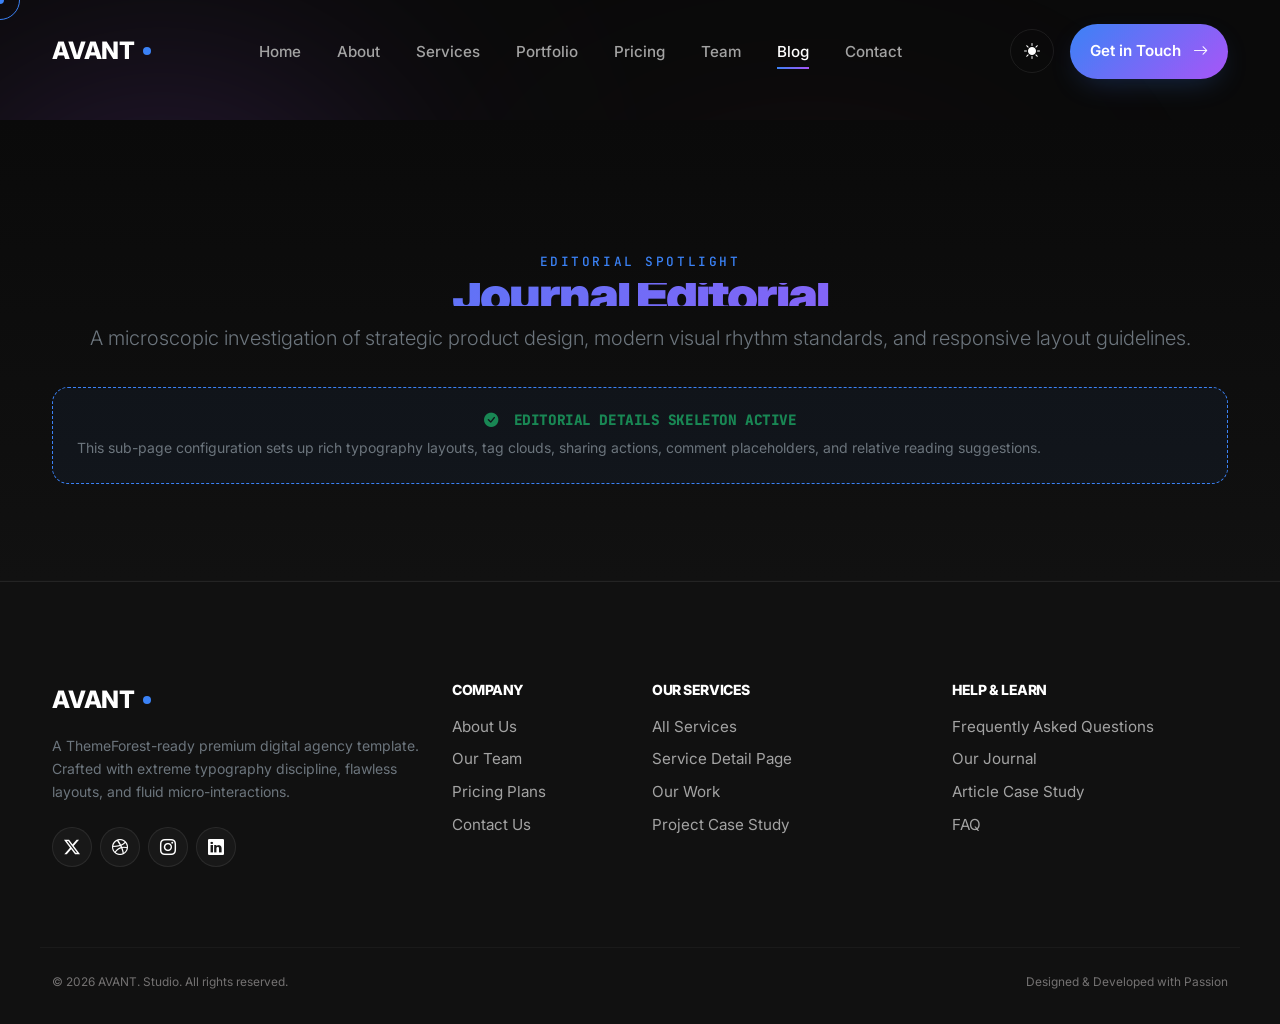
<file: blog-details.html>
<!DOCTYPE html>
<html lang="en">
<head>
  <meta charset="UTF-8">
  <meta name="viewport" content="width=device-width, initial-scale=1.0">
  <title>Article Details - AVANT. Studio</title>
  
  <link href="https://cdn.jsdelivr.net/npm/bootstrap@5.3.3/dist/css/bootstrap.min.css" rel="stylesheet">
  <link rel="stylesheet" href="https://cdn.jsdelivr.net/npm/bootstrap-icons@1.11.3/font/bootstrap-icons.min.css">
  <link href="https://cdn.jsdelivr.net/npm/aos@2.3.4/dist/aos.css" rel="stylesheet">
  <link rel="stylesheet" href="./assets/css/style.css">
  <link rel="stylesheet" href="./assets/css/responsive.css">

  <script>
    (function () {
      const savedTheme = localStorage.getItem("agency-theme");
      document.documentElement.setAttribute("data-theme", savedTheme || "dark");
    })();
  </script>
</head>
<body>

  <!-- HEADER -->
  <header class="main-header">
    <div class="container d-flex align-items-center justify-content-between">
      <a href="index.html" class="logo-link">AVANT<span class="logo-dot"></span></a>
      <nav class="d-none d-lg-block">
        <ul class="nav-links-container">
          <li><a href="index.html" class="nav-link-item">Home</a></li>
          <li><a href="about.html" class="nav-link-item">About</a></li>
          <li><a href="services.html" class="nav-link-item">Services</a></li>
          <li><a href="portfolio.html" class="nav-link-item">Portfolio</a></li>
          <li><a href="pricing.html" class="nav-link-item">Pricing</a></li>
          <li><a href="team.html" class="nav-link-item">Team</a></li>
           
          <li><a href="blog.html" class="nav-link-item active">Blog</a></li>
          <li><a href="contact.html" class="nav-link-item">Contact</a></li>
        </ul>
      </nav>
      <div class="d-flex align-items-center gap-3">
        <div class="magnetic-wrap">
          <button class="theme-toggle-btn" aria-label="Toggle theme mode">
            <i class="bi bi-sun-fill theme-toggle-icon theme-toggle-icon-sun"></i>
            <i class="bi bi-moon-stars-fill theme-toggle-icon theme-toggle-icon-moon"></i>
          </button>
        </div>
        <a href="contact.html" class="btn-premium btn-premium-solid header-action-btn d-none d-sm-inline-flex">
          Get in Touch <i class="bi bi-arrow-right"></i>
        </a>
        <button class="mobile-nav-toggle" aria-label="Open mobile menu"><i class="bi bi-list"></i></button>
      </div>
    </div>
  </header>

  <!-- MOBILE DRAWER -->
  <div class="drawer-overlay"></div>
  <div class="mobile-drawer">
    <button class="mobile-drawer-close" aria-label="Close mobile menu"><i class="bi bi-x-lg"></i></button>
    <div class="mobile-drawer-nav">
      <a href="index.html" class="mobile-drawer-nav-link">Home</a>
      <a href="about.html" class="mobile-drawer-nav-link">About Us</a>
      <a href="services.html" class="mobile-drawer-nav-link">Our Services</a>
      <a href="portfolio.html" class="mobile-drawer-nav-link">Creative Portfolio</a>
      <a href="pricing.html" class="mobile-drawer-nav-link">Plans & Pricing</a>
      <a href="team.html" class="mobile-drawer-nav-link">Our Team</a>
      <a href="faq.html" class="mobile-drawer-nav-link">FAQ</a>
      <a href="blog.html" class="mobile-drawer-nav-link active">Articles & News</a>
      <a href="contact.html" class="mobile-drawer-nav-link">Contact Us</a>
    </div>
    <div class="mobile-drawer-footer">
      <p class="mb-3 small">Let's build something exceptional together.</p>
      <a href="contact.html" class="btn-premium btn-premium-solid w-100 py-3">Get in Touch <i class="bi bi-arrow-right"></i></a>
    </div>
  </div>

  <!-- CONTENT WRAPPER -->
  <div class="page-shell-wrapper">
    <div class="ambient-bg-lights">
      <div class="floating-blob blob-2"></div>
      <div class="floating-blob blob-3"></div>
    </div>

    <section class="shell-hero-section text-center" data-parallax-container>
      <div class="container py-5">
        <span class="text-kicker" data-aos="fade-down" data-parallax-factor="0.02">Editorial spotlight</span>
        <h1 class="h1-hero text-gradient-primary mb-3" data-aos="fade-up" data-parallax-factor="0.04">Journal Editorial</h1>
        <p class="lead text-secondary max-w-2xl mx-auto mb-4" data-aos="fade-up" data-aos-delay="100">
          A microscopic investigation of strategic product design, modern visual rhythm standards, and responsive layout guidelines.
        </p>

        <div class="setup-indicator-banner max-w-2xl mx-auto" data-aos="fade-up" data-aos-delay="200">
          <h5 class="font-mono text-uppercase tracking-wider mb-2 text-success" style="font-size: 0.9rem;">
            <i class="bi bi-check-circle-fill me-2"></i> Editorial Details Skeleton Active
          </h5>
          <p class="mb-0 small text-secondary text-start">
            This sub-page configuration sets up rich typography layouts, tag clouds, sharing actions, comment placeholders, and relative reading suggestions.
          </p>
        </div>
      </div>
    </section>
  </div>

  <!-- FOOTER -->
  <footer class="main-footer">
    <div class="container">
      <div class="row g-4">
        <div class="col-lg-4 col-md-6">
          <a href="index.html" class="logo-link mb-3">AVANT<span class="logo-dot"></span></a>
          <p class="text-secondary small mb-4">A ThemeForest-ready premium digital agency template. Crafted with extreme typography discipline, flawless layouts, and fluid micro-interactions.</p>
          <div class="d-flex gap-2">
            <a href="https://x.com/avantstudio" target="_blank" rel="noopener noreferrer" class="footer-social-link"><i class="bi bi-twitter-x"></i></a>
            <a href="https://dribbble.com/avantstudio" target="_blank" rel="noopener noreferrer" class="footer-social-link"><i class="bi bi-dribbble"></i></a>
            <a href="https://instagram.com/avantstudio" target="_blank" rel="noopener noreferrer" class="footer-social-link"><i class="bi bi-instagram"></i></a>
            <a href="https://linkedin.com/company/avantstudio" target="_blank" rel="noopener noreferrer" class="footer-social-link"><i class="bi bi-linkedin"></i></a>
          </div>
        </div>
        <div class="col-lg-2 col-md-6">
          <h5 class="mb-3 small text-uppercase tracking-wider">Company</h5>
          <ul class="list-unstyled d-flex flex-column gap-2">
            <li><a href="about.html" class="footer-link-item">About Us</a></li>
            <li><a href="team.html" class="footer-link-item">Our Team</a></li>
            <li><a href="pricing.html" class="footer-link-item">Pricing Plans</a></li>
            <li><a href="contact.html" class="footer-link-item">Contact Us</a></li>
          </ul>
        </div>
        <div class="col-lg-3 col-md-6">
          <h5 class="mb-3 small text-uppercase tracking-wider">Our Services</h5>
          <ul class="list-unstyled d-flex flex-column gap-2">
            <li><a href="services.html" class="footer-link-item">All Services</a></li>
            <li><a href="service-details.html" class="footer-link-item">Service Detail Page</a></li>
            <li><a href="portfolio.html" class="footer-link-item">Our Work</a></li>
            <li><a href="portfolio-details.html" class="footer-link-item">Project Case Study</a></li>
          </ul>
        </div>
        <div class="col-lg-3 col-md-6">
          <h5 class="mb-3 small text-uppercase tracking-wider">Help & Learn</h5>
          <ul class="list-unstyled d-flex flex-column gap-2">
            <li><a href="faq.html" class="footer-link-item">Frequently Asked Questions</a></li>
            <li><a href="blog.html" class="footer-link-item">Our Journal</a></li>
            <li><a href="blog-details.html" class="footer-link-item">Article Case Study</a></li>
            <li><a href="faq.html" class="footer-link-item">FAQ</a></li>
          </ul>
        </div>
      </div>
      <div class="row footer-copyright align-items-center">
        <div class="col-md-6 text-center text-md-start mb-2 mb-md-0">
          <p class="mb-0 small text-muted">&copy; <span id="copyright-year"></span> AVANT. Studio. All rights reserved.</p>
        </div>
        <div class="col-md-6 text-center text-md-end">
          <p class="mb-0 small text-muted">Designed & Developed with Passion</p>
        </div>
      </div>
    </div>
  </footer>

  <script src="https://cdn.jsdelivr.net/npm/bootstrap@5.3.3/dist/js/bootstrap.bundle.min.js"></script>
  <script src="https://cdn.jsdelivr.net/npm/aos@2.3.4/dist/aos.js"></script>
  <script src="./assets/js/main.js"></script>
</body>
</html>
</file>
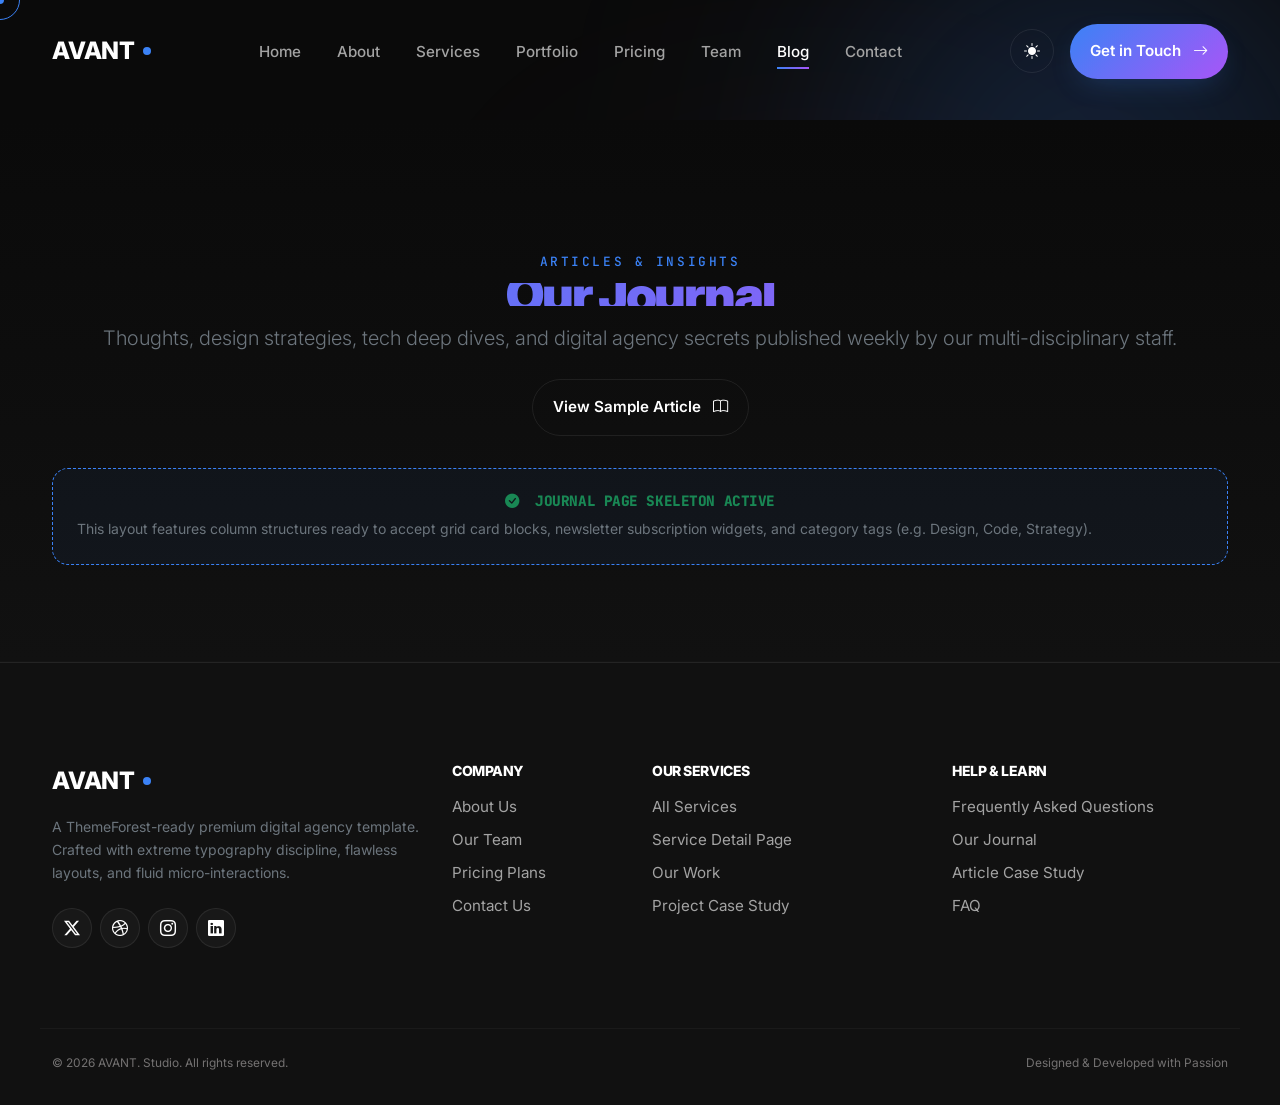
<file: blog.html>
<!DOCTYPE html>
<html lang="en">
<head>
  <meta charset="UTF-8">
  <meta name="viewport" content="width=device-width, initial-scale=1.0">
  <title>Our Journal - AVANT. Studio</title>
  
  <link href="https://cdn.jsdelivr.net/npm/bootstrap@5.3.3/dist/css/bootstrap.min.css" rel="stylesheet">
  <link rel="stylesheet" href="https://cdn.jsdelivr.net/npm/bootstrap-icons@1.11.3/font/bootstrap-icons.min.css">
  <link href="https://cdn.jsdelivr.net/npm/aos@2.3.4/dist/aos.css" rel="stylesheet">
  <link rel="stylesheet" href="./assets/css/style.css">
  <link rel="stylesheet" href="./assets/css/responsive.css">

  <script>
    (function () {
      const savedTheme = localStorage.getItem("agency-theme");
      document.documentElement.setAttribute("data-theme", savedTheme || "dark");
    })();
  </script>
</head>
<body>

  <!-- HEADER -->
  <header class="main-header">
    <div class="container d-flex align-items-center justify-content-between">
      <a href="index.html" class="logo-link">AVANT<span class="logo-dot"></span></a>
      <nav class="d-none d-lg-block">
        <ul class="nav-links-container">
          <li><a href="index.html" class="nav-link-item">Home</a></li>
          <li><a href="about.html" class="nav-link-item">About</a></li>
          <li><a href="services.html" class="nav-link-item">Services</a></li>
          <li><a href="portfolio.html" class="nav-link-item">Portfolio</a></li>
          <li><a href="pricing.html" class="nav-link-item">Pricing</a></li>
          <li><a href="team.html" class="nav-link-item">Team</a></li>
           
          <li><a href="blog.html" class="nav-link-item active">Blog</a></li>
          <li><a href="contact.html" class="nav-link-item">Contact</a></li>
        </ul>
      </nav>
      <div class="d-flex align-items-center gap-3">
        <div class="magnetic-wrap">
          <button class="theme-toggle-btn" aria-label="Toggle theme mode">
            <i class="bi bi-sun-fill theme-toggle-icon theme-toggle-icon-sun"></i>
            <i class="bi bi-moon-stars-fill theme-toggle-icon theme-toggle-icon-moon"></i>
          </button>
        </div>
        <a href="contact.html" class="btn-premium btn-premium-solid header-action-btn d-none d-sm-inline-flex">
          Get in Touch <i class="bi bi-arrow-right"></i>
        </a>
        <button class="mobile-nav-toggle" aria-label="Open mobile menu"><i class="bi bi-list"></i></button>
      </div>
    </div>
  </header>

  <!-- MOBILE DRAWER -->
  <div class="drawer-overlay"></div>
  <div class="mobile-drawer">
    <button class="mobile-drawer-close" aria-label="Close mobile menu"><i class="bi bi-x-lg"></i></button>
    <div class="mobile-drawer-nav">
      <a href="index.html" class="mobile-drawer-nav-link">Home</a>
      <a href="about.html" class="mobile-drawer-nav-link">About Us</a>
      <a href="services.html" class="mobile-drawer-nav-link">Our Services</a>
      <a href="portfolio.html" class="mobile-drawer-nav-link">Creative Portfolio</a>
      <a href="pricing.html" class="mobile-drawer-nav-link">Plans & Pricing</a>
      <a href="team.html" class="mobile-drawer-nav-link">Our Team</a>
      <a href="faq.html" class="mobile-drawer-nav-link">FAQ</a>
      <a href="blog.html" class="mobile-drawer-nav-link active">Articles & News</a>
      <a href="contact.html" class="mobile-drawer-nav-link">Contact Us</a>
    </div>
    <div class="mobile-drawer-footer">
      <p class="mb-3 small">Let's build something exceptional together.</p>
      <a href="contact.html" class="btn-premium btn-premium-solid w-100 py-3">Get in Touch <i class="bi bi-arrow-right"></i></a>
    </div>
  </div>

  <!-- CONTENT WRAPPER -->
  <div class="page-shell-wrapper">
    <div class="ambient-bg-lights">
      <div class="floating-blob blob-1"></div>
      <div class="floating-blob blob-3"></div>
    </div>

    <section class="shell-hero-section text-center" data-parallax-container>
      <div class="container py-5">
        <span class="text-kicker" data-aos="fade-down" data-parallax-factor="0.02">Articles & Insights</span>
        <h1 class="h1-hero text-gradient-primary mb-3" data-aos="fade-up" data-parallax-factor="0.04">Our Journal</h1>
        <p class="lead text-secondary max-w-2xl mx-auto mb-4" data-aos="fade-up" data-aos-delay="100">
          Thoughts, design strategies, tech deep dives, and digital agency secrets published weekly by our multi-disciplinary staff.
        </p>
        
        <div class="d-flex justify-content-center gap-3 mb-4" data-aos="fade-up" data-aos-delay="150">
          <a href="blog-details.html" class="btn-premium btn-premium-outline">
            View Sample Article <i class="bi bi-book"></i>
          </a>
        </div>

        <div class="setup-indicator-banner max-w-2xl mx-auto" data-aos="fade-up" data-aos-delay="200">
          <h5 class="font-mono text-uppercase tracking-wider mb-2 text-success" style="font-size: 0.9rem;">
            <i class="bi bi-check-circle-fill me-2"></i> Journal Page Skeleton Active
          </h5>
          <p class="mb-0 small text-secondary text-start">
            This layout features column structures ready to accept grid card blocks, newsletter subscription widgets, and category tags (e.g. Design, Code, Strategy).
          </p>
        </div>
      </div>
    </section>
  </div>

  <!-- FOOTER -->
  <footer class="main-footer">
    <div class="container">
      <div class="row g-4">
        <div class="col-lg-4 col-md-6">
          <a href="index.html" class="logo-link mb-3">AVANT<span class="logo-dot"></span></a>
          <p class="text-secondary small mb-4">A ThemeForest-ready premium digital agency template. Crafted with extreme typography discipline, flawless layouts, and fluid micro-interactions.</p>
          <div class="d-flex gap-2">
            <a href="https://x.com/avantstudio" target="_blank" rel="noopener noreferrer" class="footer-social-link"><i class="bi bi-twitter-x"></i></a>
            <a href="https://dribbble.com/avantstudio" target="_blank" rel="noopener noreferrer" class="footer-social-link"><i class="bi bi-dribbble"></i></a>
            <a href="https://instagram.com/avantstudio" target="_blank" rel="noopener noreferrer" class="footer-social-link"><i class="bi bi-instagram"></i></a>
            <a href="https://linkedin.com/company/avantstudio" target="_blank" rel="noopener noreferrer" class="footer-social-link"><i class="bi bi-linkedin"></i></a>
          </div>
        </div>
        <div class="col-lg-2 col-md-6">
          <h5 class="mb-3 small text-uppercase tracking-wider">Company</h5>
          <ul class="list-unstyled d-flex flex-column gap-2">
            <li><a href="about.html" class="footer-link-item">About Us</a></li>
            <li><a href="team.html" class="footer-link-item">Our Team</a></li>
            <li><a href="pricing.html" class="footer-link-item">Pricing Plans</a></li>
            <li><a href="contact.html" class="footer-link-item">Contact Us</a></li>
          </ul>
        </div>
        <div class="col-lg-3 col-md-6">
          <h5 class="mb-3 small text-uppercase tracking-wider">Our Services</h5>
          <ul class="list-unstyled d-flex flex-column gap-2">
            <li><a href="services.html" class="footer-link-item">All Services</a></li>
            <li><a href="service-details.html" class="footer-link-item">Service Detail Page</a></li>
            <li><a href="portfolio.html" class="footer-link-item">Our Work</a></li>
            <li><a href="portfolio-details.html" class="footer-link-item">Project Case Study</a></li>
          </ul>
        </div>
        <div class="col-lg-3 col-md-6">
          <h5 class="mb-3 small text-uppercase tracking-wider">Help & Learn</h5>
          <ul class="list-unstyled d-flex flex-column gap-2">
            <li><a href="faq.html" class="footer-link-item">Frequently Asked Questions</a></li>
            <li><a href="blog.html" class="footer-link-item">Our Journal</a></li>
            <li><a href="blog-details.html" class="footer-link-item">Article Case Study</a></li>
            <li><a href="faq.html" class="footer-link-item">FAQ</a></li>
          </ul>
        </div>
      </div>
      <div class="row footer-copyright align-items-center">
        <div class="col-md-6 text-center text-md-start mb-2 mb-md-0">
          <p class="mb-0 small text-muted">&copy; <span id="copyright-year"></span> AVANT. Studio. All rights reserved.</p>
        </div>
        <div class="col-md-6 text-center text-md-end">
          <p class="mb-0 small text-muted">Designed & Developed with Passion</p>
        </div>
      </div>
    </div>
  </footer>

  <script src="https://cdn.jsdelivr.net/npm/bootstrap@5.3.3/dist/js/bootstrap.bundle.min.js"></script>
  <script src="https://cdn.jsdelivr.net/npm/aos@2.3.4/dist/aos.js"></script>
  <script src="./assets/js/main.js"></script>
</body>
</html>
</file>
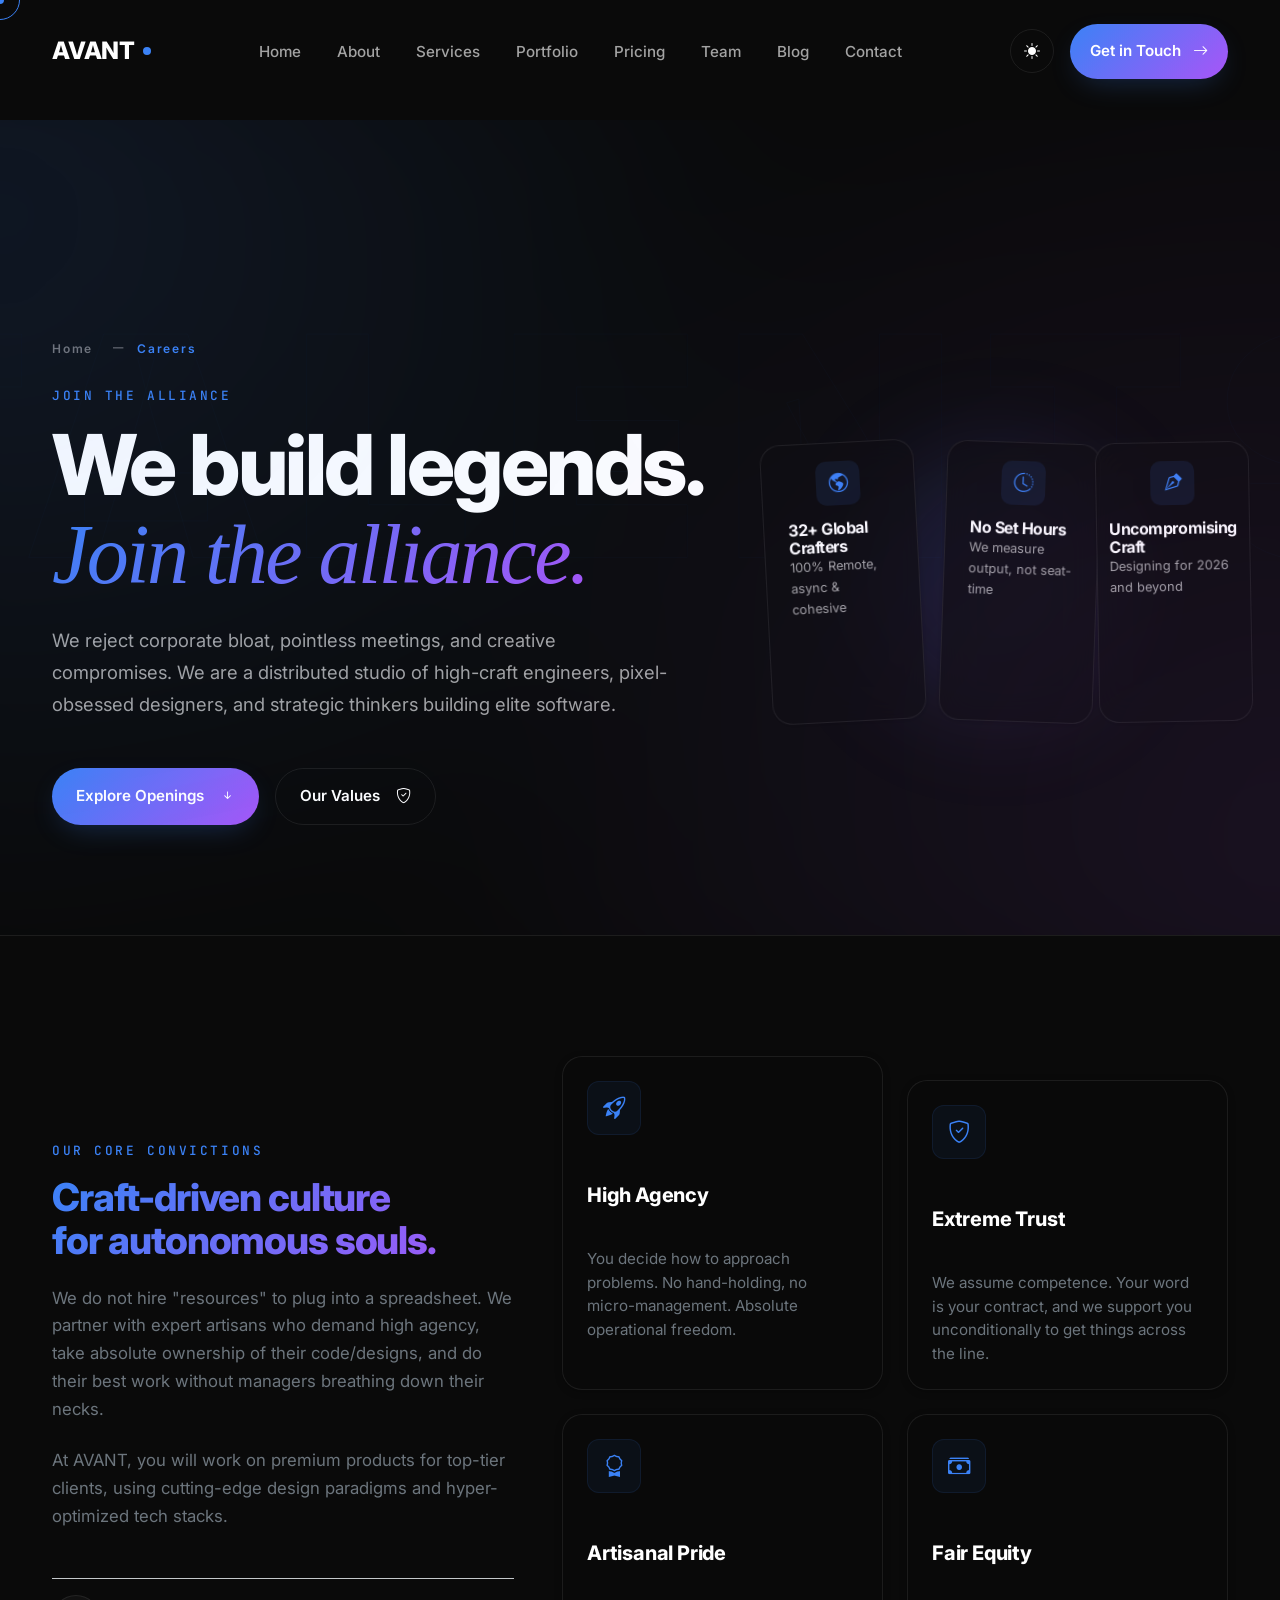
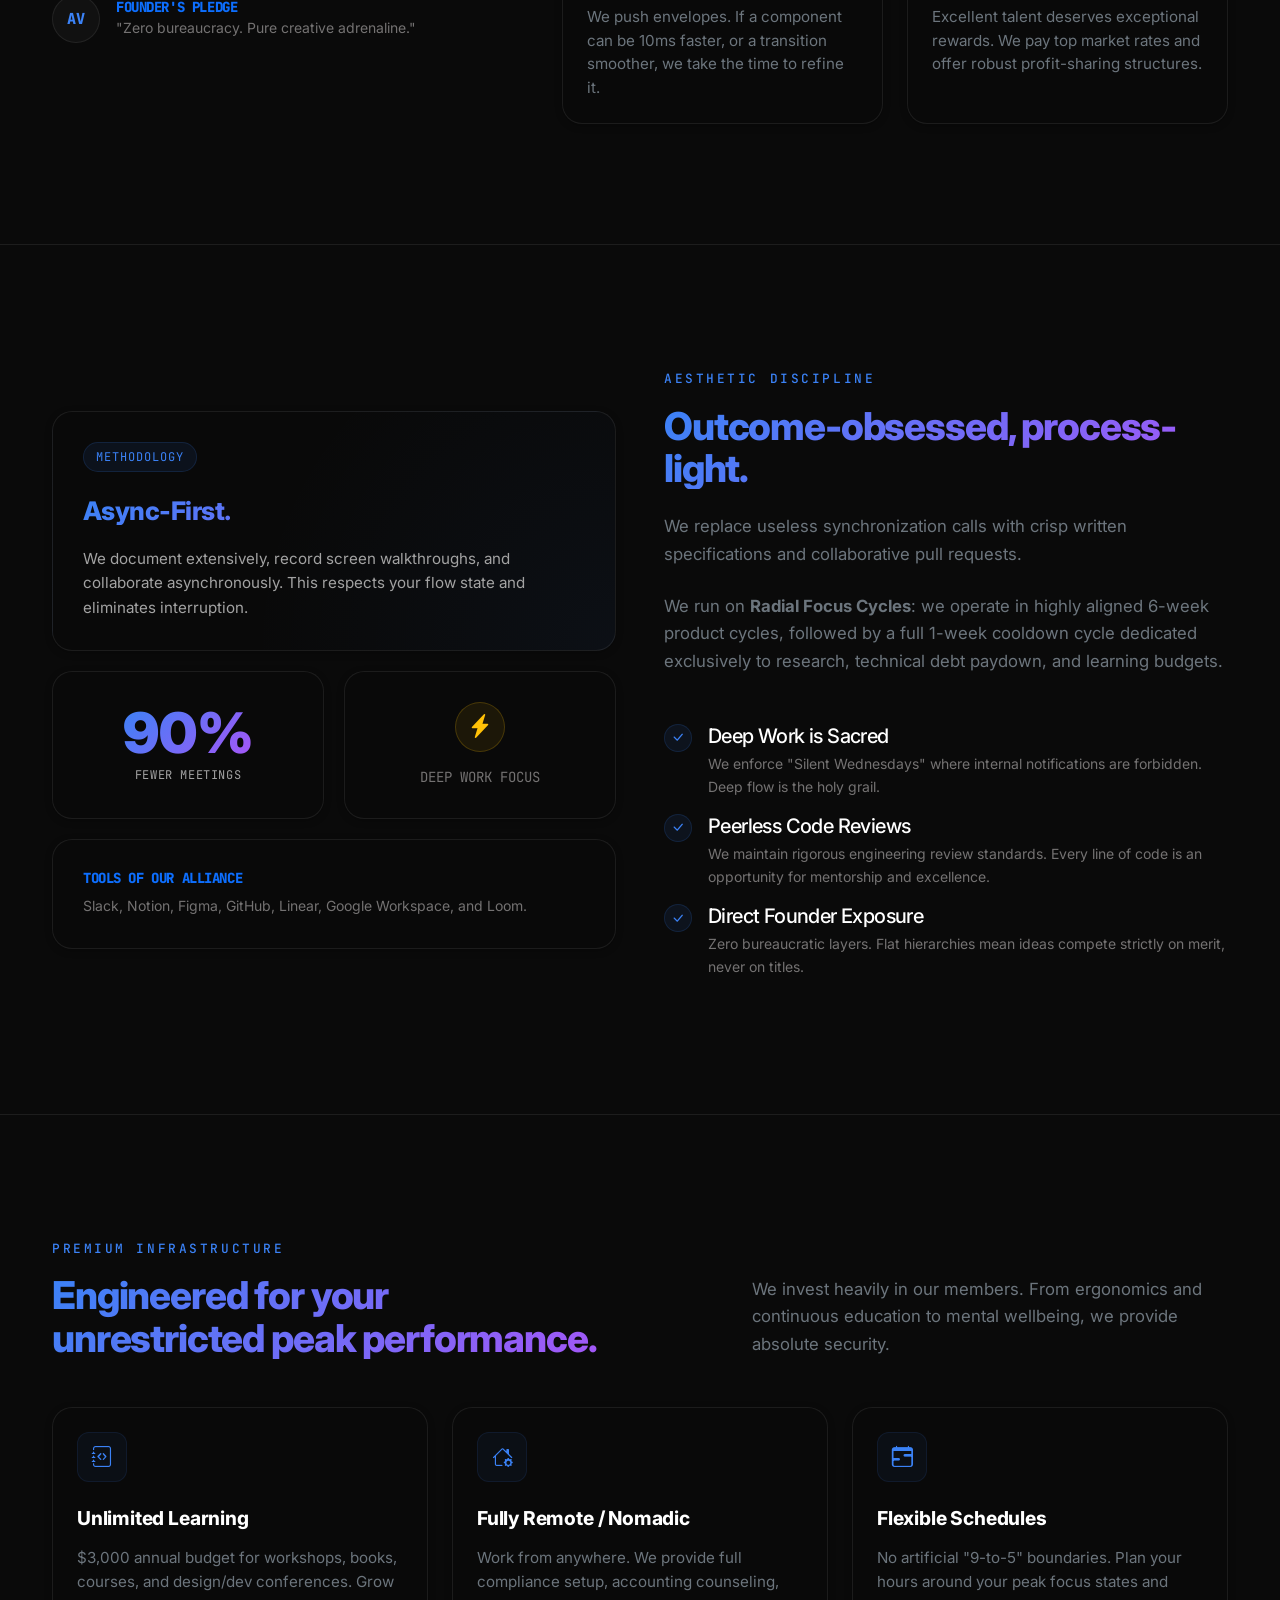
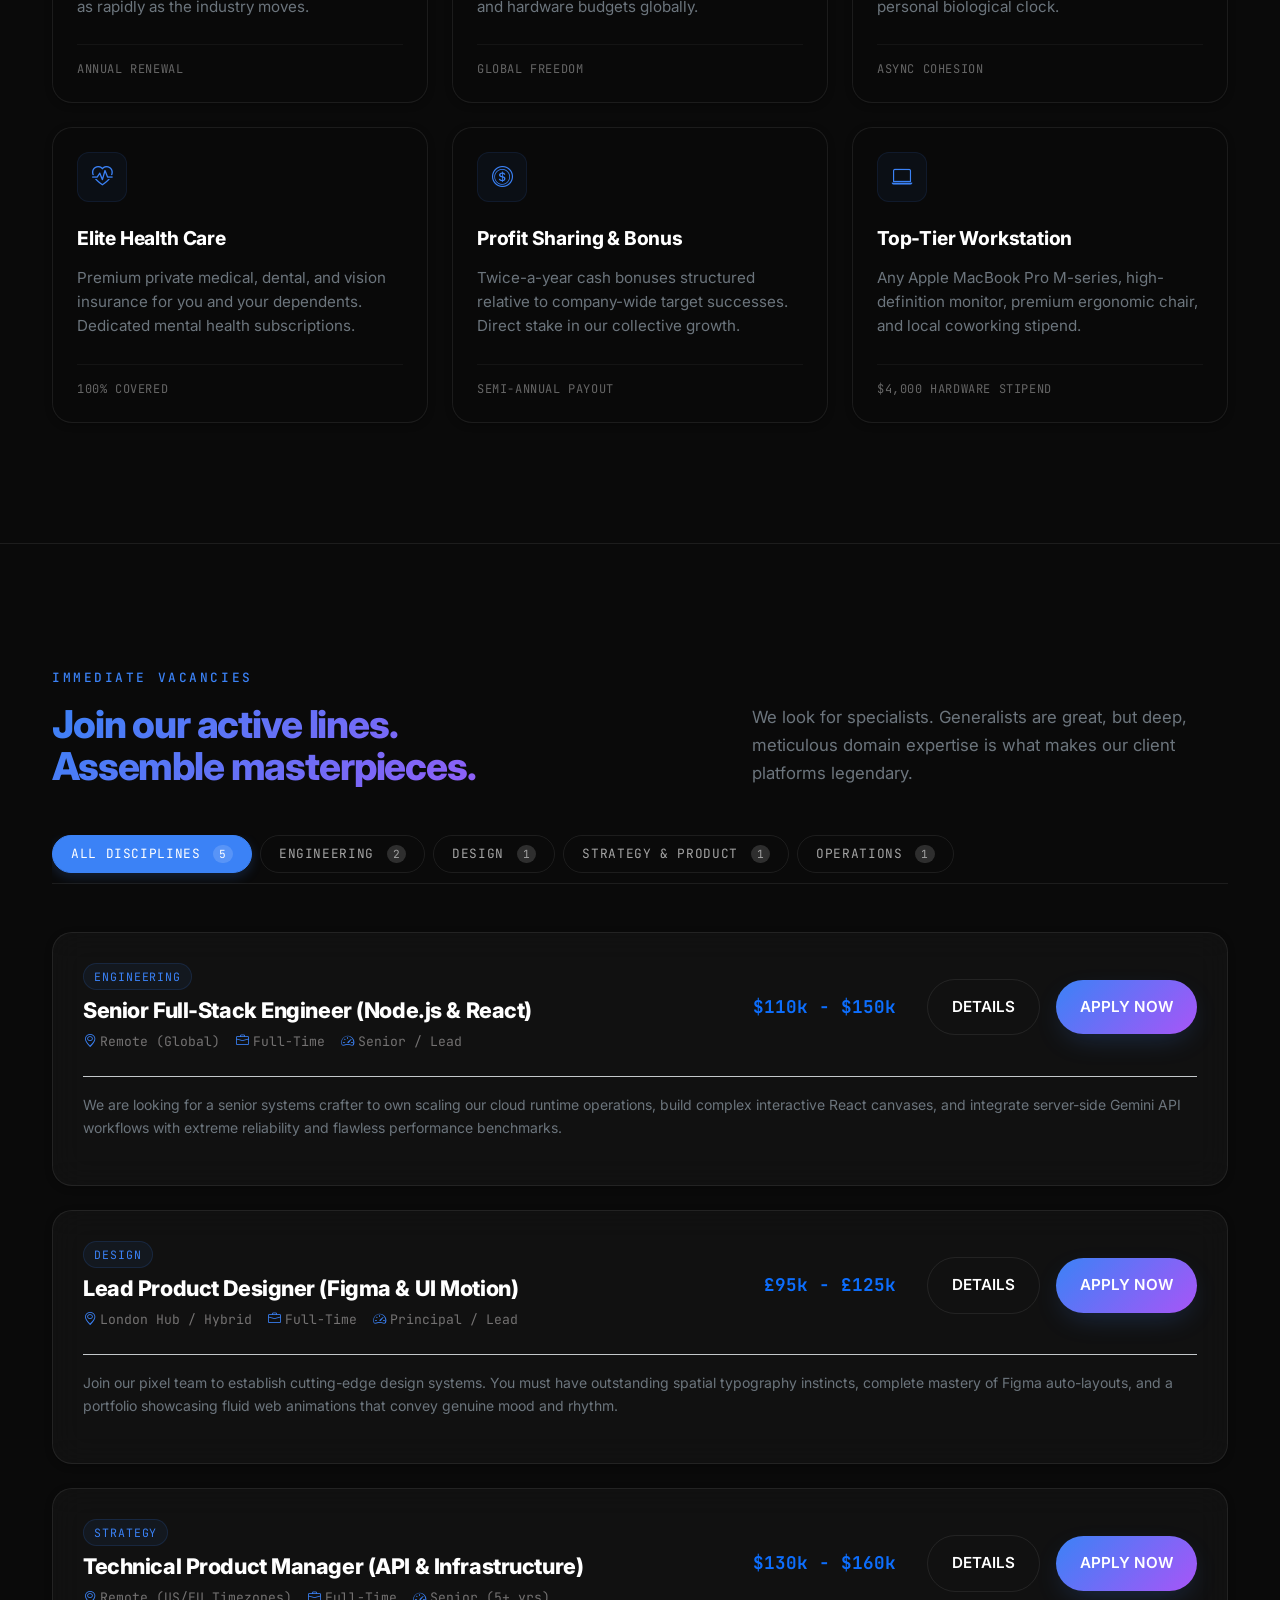
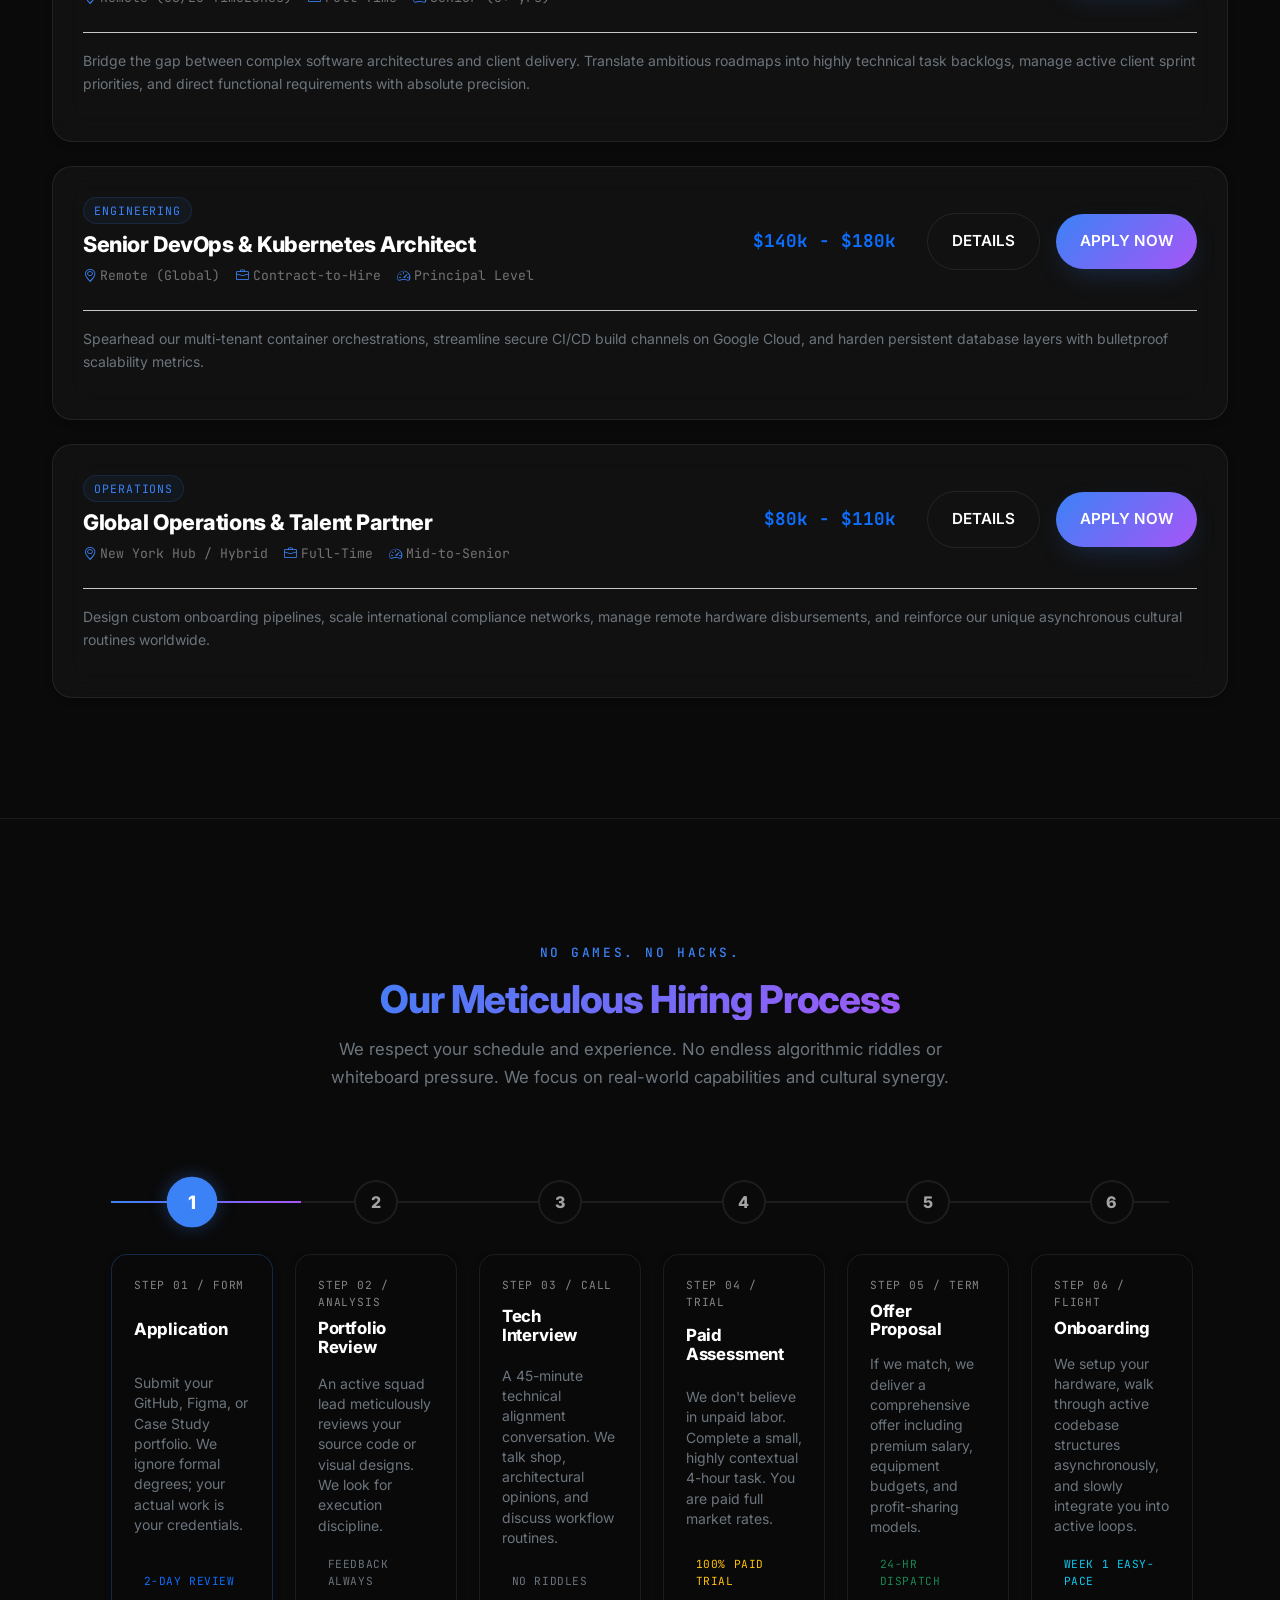
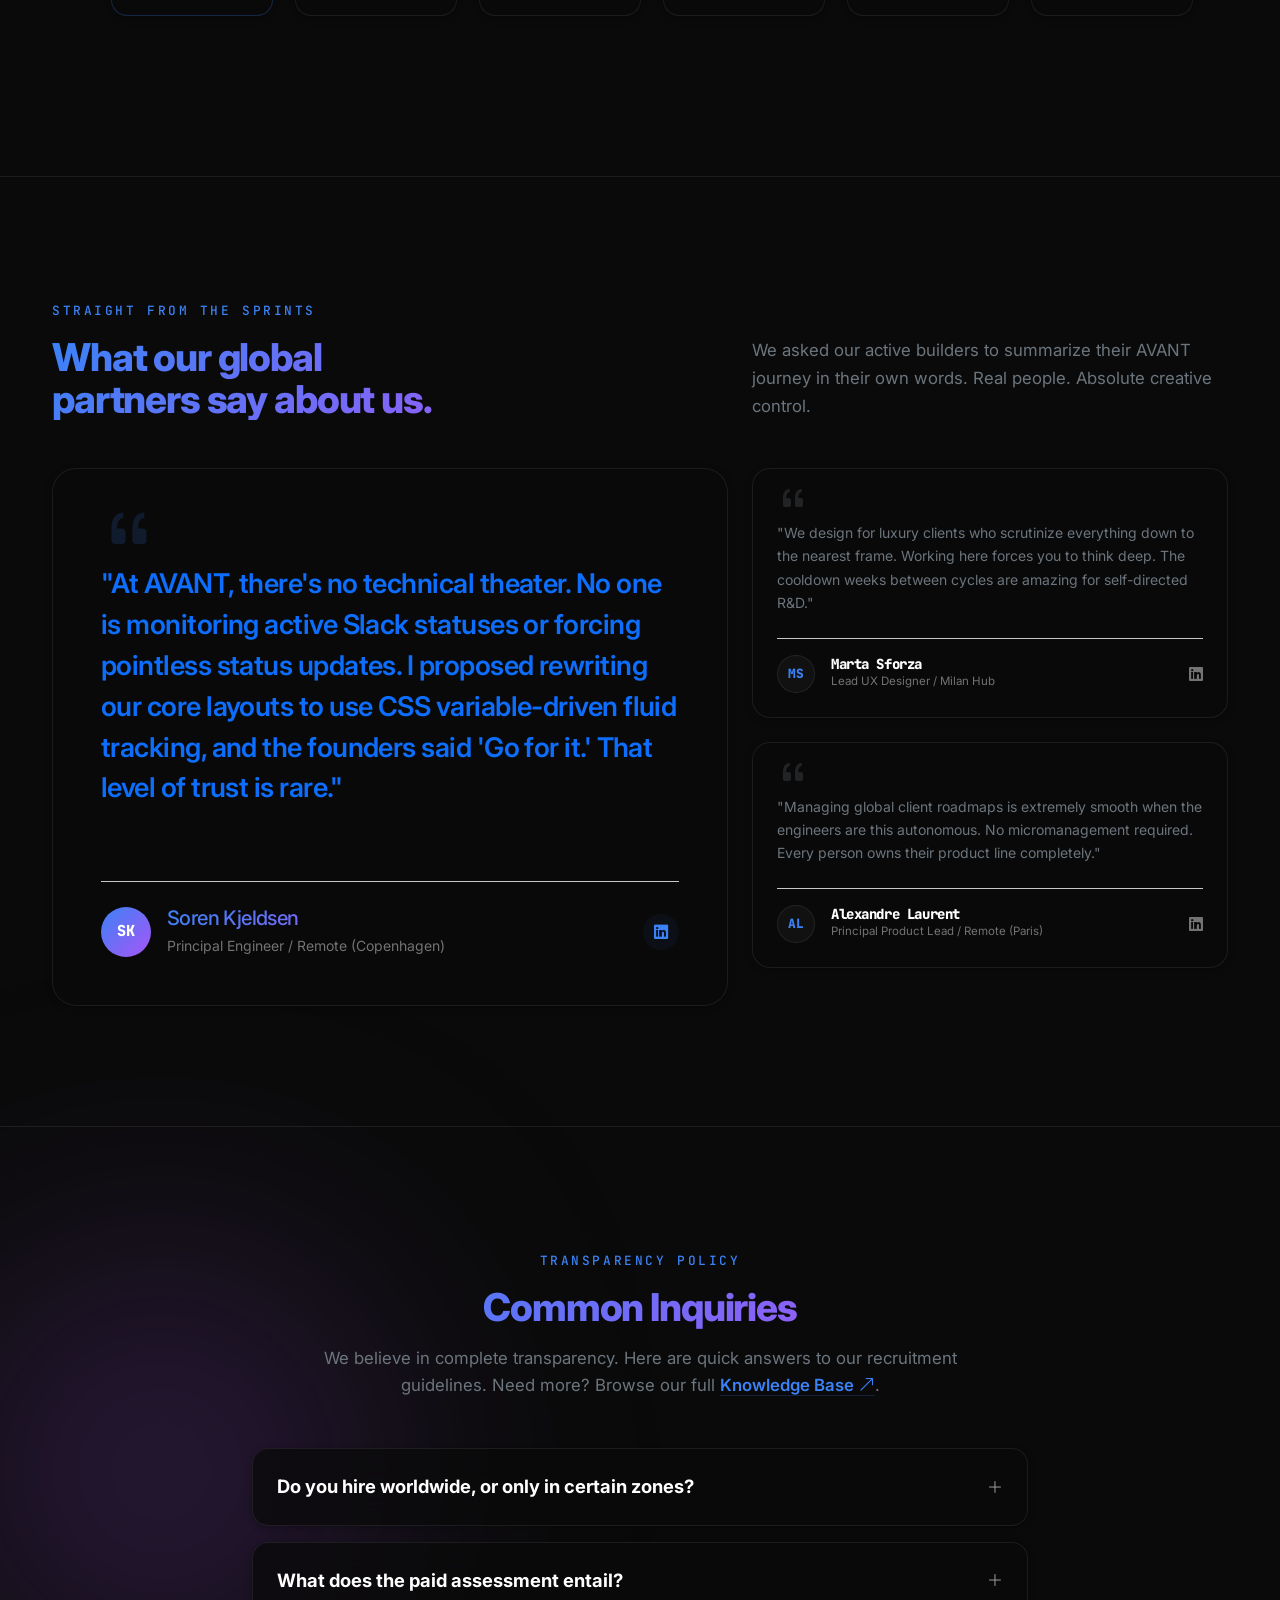
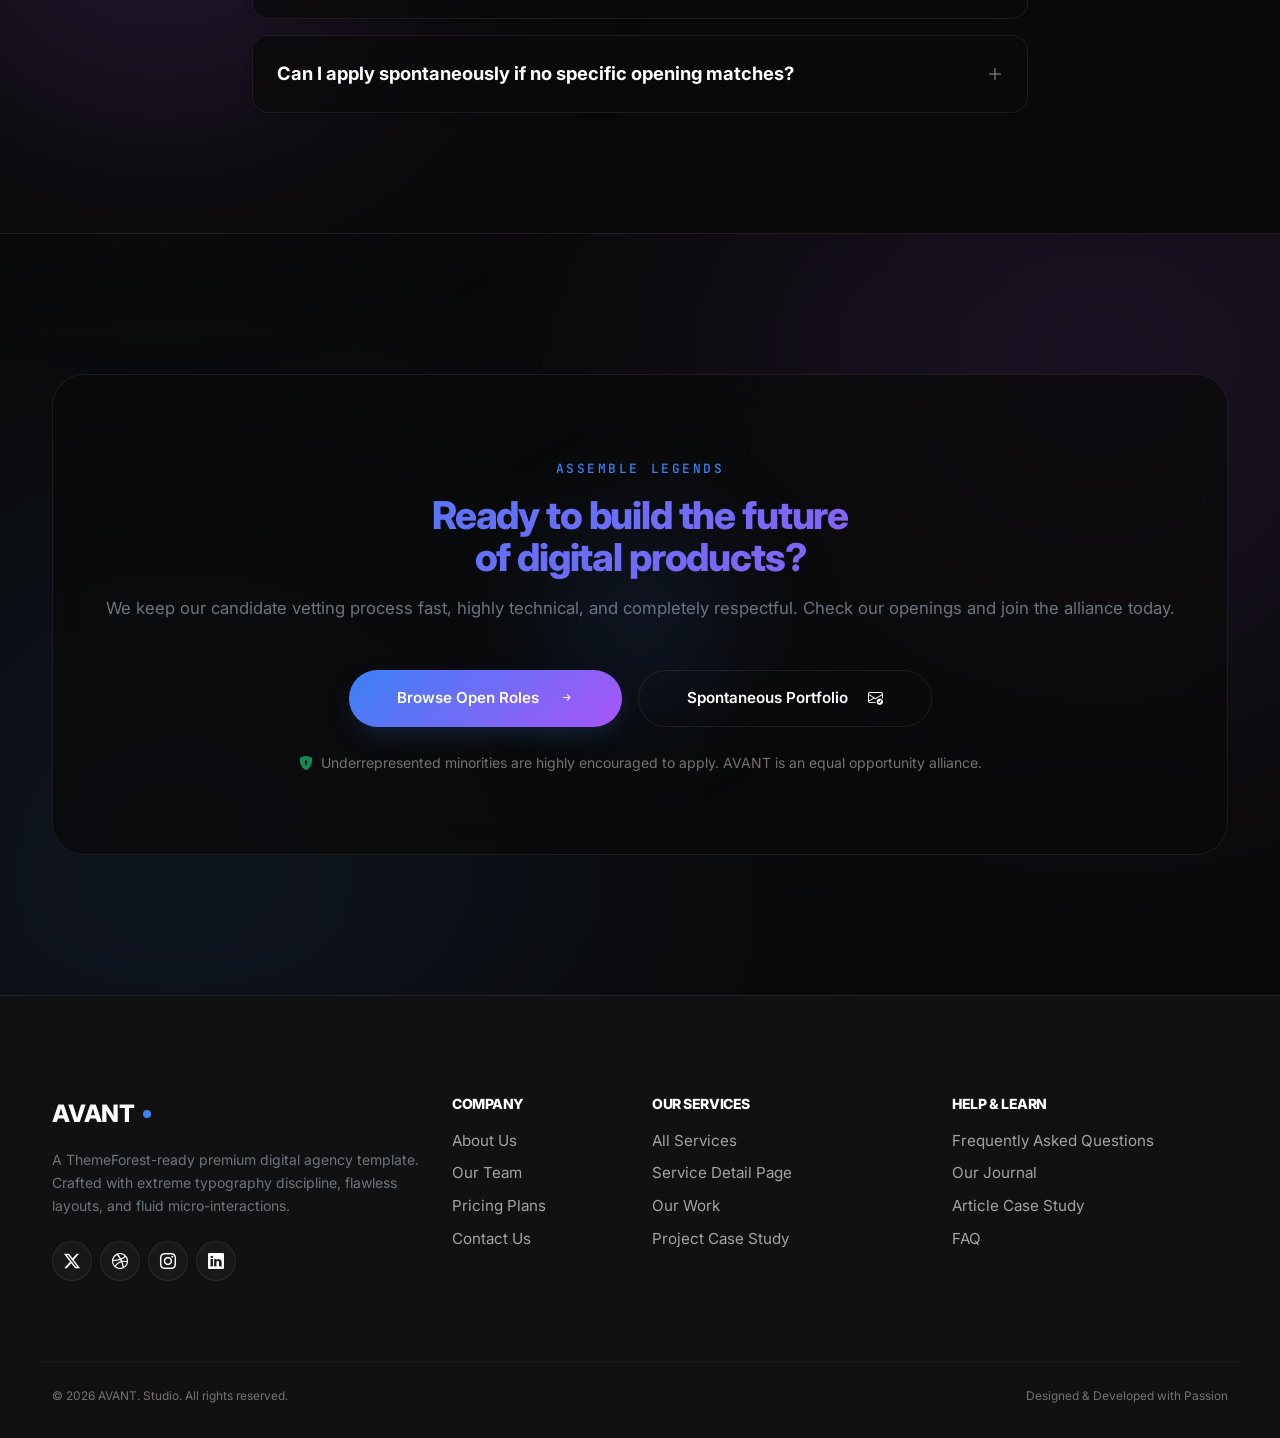
<file: careers.html>
<!DOCTYPE html>
<html lang="en">
<head>
  <meta charset="UTF-8">
  <meta name="viewport" content="width=device-width, initial-scale=1.0">
  <title>Careers & Alliance - AVANT. Studio</title>
  
  <link href="https://cdn.jsdelivr.net/npm/bootstrap@5.3.3/dist/css/bootstrap.min.css" rel="stylesheet">
  <link rel="stylesheet" href="https://cdn.jsdelivr.net/npm/bootstrap-icons@1.11.3/font/bootstrap-icons.min.css">
  <link href="https://cdn.jsdelivr.net/npm/aos@2.3.4/dist/aos.css" rel="stylesheet">
  <link rel="stylesheet" href="./assets/css/style.css">
  <link rel="stylesheet" href="./assets/css/responsive.css">
  <link rel="stylesheet" href="./assets/css/pages/careers.css">

  <script>
    (function () {
      const savedTheme = localStorage.getItem("agency-theme");
      document.documentElement.setAttribute("data-theme", savedTheme || "dark");
    })();
  </script>
</head>
<body>

  <!-- HEADER -->
  <header class="main-header">
    <div class="container d-flex align-items-center justify-content-between">
      <a href="index.html" class="logo-link">AVANT<span class="logo-dot"></span></a>
      <nav class="d-none d-lg-block">
        <ul class="nav-links-container">
          <li><a href="index.html" class="nav-link-item">Home</a></li>
          <li><a href="about.html" class="nav-link-item">About</a></li>
          <li><a href="services.html" class="nav-link-item">Services</a></li>
          <li><a href="portfolio.html" class="nav-link-item">Portfolio</a></li>
          <li><a href="pricing.html" class="nav-link-item">Pricing</a></li>
          <li><a href="team.html" class="nav-link-item">Team</a></li>
           
          <li><a href="blog.html" class="nav-link-item">Blog</a></li>
          <li><a href="contact.html" class="nav-link-item">Contact</a></li>
        </ul>
      </nav>
      <div class="d-flex align-items-center gap-3">
        <div class="magnetic-wrap">
          <button class="theme-toggle-btn" aria-label="Toggle theme mode">
            <i class="bi bi-sun-fill theme-toggle-icon theme-toggle-icon-sun"></i>
            <i class="bi bi-moon-stars-fill theme-toggle-icon theme-toggle-icon-moon"></i>
          </button>
        </div>
        <a href="contact.html" class="btn-premium btn-premium-solid header-action-btn d-none d-sm-inline-flex">
          Get in Touch <i class="bi bi-arrow-right"></i>
        </a>
        <button class="mobile-nav-toggle" aria-label="Open mobile menu"><i class="bi bi-list"></i></button>
      </div>
    </div>
  </header>

  <!-- MOBILE DRAWER -->
  <div class="drawer-overlay"></div>
  <div class="mobile-drawer">
    <button class="mobile-drawer-close" aria-label="Close mobile menu"><i class="bi bi-x-lg"></i></button>
    <div class="mobile-drawer-nav">
      <a href="index.html" class="mobile-drawer-nav-link">Home</a>
      <a href="about.html" class="mobile-drawer-nav-link">About Us</a>
      <a href="services.html" class="mobile-drawer-nav-link">Our Services</a>
      <a href="portfolio.html" class="mobile-drawer-nav-link">Creative Portfolio</a>
      <a href="pricing.html" class="mobile-drawer-nav-link">Plans & Pricing</a>
      <a href="team.html" class="mobile-drawer-nav-link">Our Team</a>
      <a href="faq.html" class="mobile-drawer-nav-link">FAQ</a>
      <a href="blog.html" class="mobile-drawer-nav-link">Articles & News</a>
      <a href="contact.html" class="mobile-drawer-nav-link">Contact Us</a>
    </div>
    <div class="mobile-drawer-footer">
      <p class="mb-3 small">Let's build something exceptional together.</p>
      <a href="contact.html" class="btn-premium btn-premium-solid w-100 py-3">Get in Touch <i class="bi bi-arrow-right"></i></a>
    </div>
  </div>

  <!-- CONTENT WRAPPER -->
  <div class="page-shell-wrapper">
    <div class="ambient-bg-lights">
      <div class="floating-blob blob-1"></div>
      <div class="floating-blob blob-2"></div>
    </div>

    <!-- ===================================================================
         1. CAREERS HERO SECTION
         =================================================================== -->
    <section class="careers-hero-section" id="careers-hero" data-parallax-container="true">
      <div class="careers-hero-mesh"></div>
      <div class="careers-background-text">TALENTS</div>
      
      <div class="container relative z-3">
        <div class="row align-items-center g-5">
          <!-- Left Column: Text & CTA -->
          <div class="col-lg-7" data-aos="fade-right" data-aos-duration="1200">
            <nav aria-label="breadcrumb" class="premium-breadcrumb mb-4">
              <ol class="breadcrumb mb-0">
                <li class="breadcrumb-item"><a href="index.html">Home</a></li>
                <li class="breadcrumb-item active" aria-current="page">Careers</li>
              </ol>
            </nav>
            
            <span class="text-kicker mb-3">Join The Alliance</span>
            <h1 class="careers-hero-title mb-4">
              We build legends. <br>
              <span class="careers-italic-span">Join the alliance.</span>
            </h1>
            
            <p class="careers-hero-lead mb-5">
              We reject corporate bloat, pointless meetings, and creative compromises. We are a distributed studio of high-craft engineers, pixel-obsessed designers, and strategic thinkers building elite software.
            </p>
            
            <div class="d-flex flex-wrap gap-3">
              <a href="#open-positions" class="btn-premium btn-premium-solid py-3 px-4" id="btn-hero-jobs">
                Explore Openings <i class="bi bi-arrow-down-short ms-1"></i>
              </a>
              <a href="#why-work-with-us" class="btn-premium btn-premium-outline py-3 px-4">
                Our Values <i class="bi bi-shield-check ms-1"></i>
              </a>
            </div>
          </div>
          
          <!-- Right Column: Animated Glass Cards & Widgets -->
          <div class="col-lg-5" data-aos="fade-left" data-aos-duration="1200" data-aos-delay="200">
            <div class="careers-hero-visual-wrap">
              <div class="careers-orb-glowing"></div>
              
              <!-- Floater 1: Active Team Stats -->
              <div class="careers-floater-card floater-1 glass benefit-card" data-tilt="true">
                <div class="floater-icon-wrap"><i class="bi bi-globe-americas"></i></div>
                <div>
                  <h4 class="floater-title mb-0">32+ Global Crafters</h4>
                  <p class="floater-desc mb-0">100% Remote, async & cohesive</p>
                </div>
              </div>
              
              <!-- Floater 2: Core Overlaps -->
              <div class="careers-floater-card floater-2 glass benefit-card" data-tilt="true">
                <div class="floater-icon-wrap"><i class="bi bi-clock-history"></i></div>
                <div>
                  <h4 class="floater-title mb-0">No Set Hours</h4>
                  <p class="floater-desc mb-0">We measure output, not seat-time</p>
                </div>
                <div class="glow-edge"></div>
              </div>
              
              <!-- Floater 3: Craftsmanship Rating -->
              <div class="careers-floater-card floater-3 glass benefit-card" data-tilt="true">
                <div class="floater-icon-wrap"><i class="bi bi-vector-pen"></i></div>
                <div>
                  <h4 class="floater-title mb-0">Uncompromising Craft</h4>
                  <p class="floater-desc mb-0">Designing for 2026 and beyond</p>
                </div>
              </div>
            </div>
          </div>
        </div>
      </div>
    </section>

    <!-- ===================================================================
         2. WHY WORK WITH US SECTION
         =================================================================== -->
    <section class="careers-why-section" id="why-work-with-us">
      <div class="container">
        <div class="row align-items-center g-5">
          <!-- Text Column -->
          <div class="col-lg-5" data-aos="fade-up" data-aos-duration="1000">
            <span class="text-kicker mb-3">Our Core Convictions</span>
            <h2 class="h2-section text-gradient-primary mb-4">Craft-driven culture <br>for autonomous souls.</h2>
            <p class="text-secondary mb-4">
              We do not hire "resources" to plug into a spreadsheet. We partner with expert artisans who demand high agency, take absolute ownership of their code/designs, and do their best work without managers breathing down their necks.
            </p>
            <p class="text-secondary mb-4">
              At AVANT, you will work on premium products for top-tier clients, using cutting-edge design paradigms and hyper-optimized tech stacks.
            </p>
            <div class="mt-5 pt-3 border-top border-secondary-subtle">
              <div class="d-flex align-items-center gap-3">
                <div class="founder-sig-avatar font-mono">AV</div>
                <div>
                  <h5 class="mb-0 small font-mono text-uppercase text-primary">Founder's Pledge</h5>
                  <p class="mb-0 text-muted small">"Zero bureaucracy. Pure creative adrenaline."</p>
                </div>
              </div>
            </div>
          </div>
          
          <!-- Cards Column (2x2 Asymmetric Grid) -->
          <div class="col-lg-7">
            <div class="row g-4 why-cards-grid">
              <!-- Card 1 -->
              <div class="col-sm-6" data-aos="fade-up" data-aos-duration="1000" data-aos-delay="100">
                <div class="why-feature-box benefit-card glass p-4 h-100">
                  <div class="why-box-icon mb-4"><i class="bi bi-rocket-takeoff"></i></div>
                  <h3 class="why-box-title h4 mb-3">High Agency</h3>
                  <p class="why-box-desc mb-0 text-secondary">
                    You decide how to approach problems. No hand-holding, no micro-management. Absolute operational freedom.
                  </p>
                </div>
              </div>
              
              <!-- Card 2 -->
              <div class="col-sm-6 mt-sm-5" data-aos="fade-up" data-aos-duration="1000" data-aos-delay="200">
                <div class="why-feature-box benefit-card glass p-4 h-100">
                  <div class="why-box-icon mb-4"><i class="bi bi-shield-check"></i></div>
                  <h3 class="why-box-title h4 mb-3">Extreme Trust</h3>
                  <p class="why-box-desc mb-0 text-secondary">
                    We assume competence. Your word is your contract, and we support you unconditionally to get things across the line.
                  </p>
                </div>
              </div>
              
              <!-- Card 3 -->
              <div class="col-sm-6 mt-sm-n5" data-aos="fade-up" data-aos-duration="1000" data-aos-delay="300">
                <div class="why-feature-box benefit-card glass p-4 h-100">
                  <div class="why-box-icon mb-4"><i class="bi bi-award"></i></div>
                  <h3 class="why-box-title h4 mb-3">Artisanal Pride</h3>
                  <p class="why-box-desc mb-0 text-secondary">
                    We push envelopes. If a component can be 10ms faster, or a transition smoother, we take the time to refine it.
                  </p>
                </div>
              </div>
              
              <!-- Card 4 -->
              <div class="col-sm-6" data-aos="fade-up" data-aos-duration="1000" data-aos-delay="400">
                <div class="why-feature-box benefit-card glass p-4 h-100">
                  <div class="why-box-icon mb-4"><i class="bi bi-cash-stack"></i></div>
                  <h3 class="why-box-title h4 mb-3">Fair Equity</h3>
                  <p class="why-box-desc mb-0 text-secondary">
                    Excellent talent deserves exceptional rewards. We pay top market rates and offer robust profit-sharing structures.
                  </p>
                </div>
              </div>
            </div>
          </div>
        </div>
      </div>
    </section>

    <!-- ===================================================================
         3. COMPANY CULTURE SECTION (ASYNCHRONOUS EDITORIAL COMPOSITION)
         =================================================================== -->
    <section class="careers-culture-section" id="company-culture">
      <div class="container">
        <div class="row align-items-center g-5">
          <!-- Visual Column -->
          <div class="col-lg-6" data-aos="fade-right" data-aos-duration="1000">
            <div class="culture-visual-bento">
              <div class="culture-bento-grid">
                <!-- Large Item 1 -->
                <div class="bento-item bento-hero-item glass">
                  <span class="bento-badge">METHODOLOGY</span>
                  <h4 class="bento-headline mb-3 text-gradient-primary">Async-First.</h4>
                  <p class="bento-text mb-0">We document extensively, record screen walkthroughs, and collaborate asynchronously. This respects your flow state and eliminates interruption.</p>
                </div>
                
                <!-- Tiny Item 2 -->
                <div class="bento-item bento-stat-item glass text-center">
                  <div class="bento-stat-val text-gradient-primary">90%</div>
                  <div class="bento-stat-lbl">FEWER MEETINGS</div>
                </div>
                
                <!-- Tiny Item 3 -->
                <div class="bento-item bento-icon-item glass">
                  <div class="bento-icon-box"><i class="bi bi-lightning-charge-fill text-warning"></i></div>
                  <span class="font-mono text-uppercase small text-muted">Deep Work Focus</span>
                </div>
                
                <!-- Wide Item 4 -->
                <div class="bento-item bento-footer-item glass">
                  <h5 class="mb-2 font-mono text-uppercase text-primary small">Tools of our Alliance</h5>
                  <p class="mb-0 text-muted small">Slack, Notion, Figma, GitHub, Linear, Google Workspace, and Loom.</p>
                </div>
              </div>
            </div>
          </div>
          
          <!-- Copy Column -->
          <div class="col-lg-6" data-aos="fade-left" data-aos-duration="1000">
            <span class="text-kicker mb-3">Aesthetic Discipline</span>
            <h2 class="h2-section text-gradient-primary mb-4">Outcome-obsessed, process-light.</h2>
            <p class="text-secondary mb-4 leading-text">
              We replace useless synchronization calls with crisp written specifications and collaborative pull requests.
            </p>
            <p class="text-secondary mb-4">
              We run on <strong>Radial Focus Cycles</strong>: we operate in highly aligned 6-week product cycles, followed by a full 1-week cooldown cycle dedicated exclusively to research, technical debt paydown, and learning budgets.
            </p>
            
            <ul class="culture-list list-unstyled mt-5 d-flex flex-column gap-3">
              <li class="d-flex gap-3 align-items-start">
                <span class="culture-list-bullet"><i class="bi bi-check-lg"></i></span>
                <div>
                  <h4 class="h5 mb-1">Deep Work is Sacred</h4>
                  <p class="mb-0 text-muted small">We enforce "Silent Wednesdays" where internal notifications are forbidden. Deep flow is the holy grail.</p>
                </div>
              </li>
              <li class="d-flex gap-3 align-items-start">
                <span class="culture-list-bullet"><i class="bi bi-check-lg"></i></span>
                <div>
                  <h4 class="h5 mb-1">Peerless Code Reviews</h4>
                  <p class="mb-0 text-muted small">We maintain rigorous engineering review standards. Every line of code is an opportunity for mentorship and excellence.</p>
                </div>
              </li>
              <li class="d-flex gap-3 align-items-start">
                <span class="culture-list-bullet"><i class="bi bi-check-lg"></i></span>
                <div>
                  <h4 class="h5 mb-1">Direct Founder Exposure</h4>
                  <p class="mb-0 text-muted small">Zero bureaucratic layers. Flat hierarchies mean ideas compete strictly on merit, never on titles.</p>
                </div>
              </li>
            </ul>
          </div>
        </div>
      </div>
    </section>

    <!-- ===================================================================
         4. EMPLOYEE BENEFITS SECTION
         =================================================================== -->
    <section class="careers-benefits-section" id="employee-benefits">
      <div class="container">
        <div class="row mb-5 justify-content-between align-items-end">
          <div class="col-lg-6" data-aos="fade-up">
            <span class="text-kicker mb-3">Premium Infrastructure</span>
            <h2 class="h2-section text-gradient-primary mb-0">Engineered for your <br>unrestricted peak performance.</h2>
          </div>
          <div class="col-lg-5" data-aos="fade-up" data-aos-delay="200">
            <p class="text-secondary mb-0 leading-text">
              We invest heavily in our members. From ergonomics and continuous education to mental wellbeing, we provide absolute security.
            </p>
          </div>
        </div>
        
        <div class="row g-4 benefits-cards-container">
          <!-- Benefit 1: Learning Budget -->
          <div class="col-lg-4 col-md-6" data-aos="fade-up" data-aos-duration="1000" data-aos-delay="100">
            <div class="benefit-card glass p-4 d-flex flex-column justify-content-between">
              <div class="benefit-top">
                <div class="benefit-icon"><i class="bi bi-journal-code"></i></div>
                <h3 class="benefit-title h4 mb-3">Unlimited Learning</h3>
                <p class="benefit-desc text-secondary">
                  $3,000 annual budget for workshops, books, courses, and design/dev conferences. Grow as rapidly as the industry moves.
                </p>
              </div>
              <div class="benefit-meta font-mono">ANNUAL RENEWAL</div>
            </div>
          </div>
          
          <!-- Benefit 2: Remote Friendly -->
          <div class="col-lg-4 col-md-6" data-aos="fade-up" data-aos-duration="1000" data-aos-delay="200">
            <div class="benefit-card glass p-4 d-flex flex-column justify-content-between">
              <div class="benefit-top">
                <div class="benefit-icon"><i class="bi bi-house-gear"></i></div>
                <h3 class="benefit-title h4 mb-3">Fully Remote / Nomadic</h3>
                <p class="benefit-desc text-secondary">
                  Work from anywhere. We provide full compliance setup, accounting counseling, and hardware budgets globally.
                </p>
              </div>
              <div class="benefit-meta font-mono">GLOBAL FREEDOM</div>
            </div>
          </div>
          
          <!-- Benefit 3: Flexible Hours -->
          <div class="col-lg-4 col-md-6" data-aos="fade-up" data-aos-duration="1000" data-aos-delay="300">
            <div class="benefit-card glass p-4 d-flex flex-column justify-content-between">
              <div class="benefit-top">
                <div class="benefit-icon"><i class="bi bi-calendar-range"></i></div>
                <h3 class="benefit-title h4 mb-3">Flexible Schedules</h3>
                <p class="benefit-desc text-secondary">
                  No artificial "9-to-5" boundaries. Plan your hours around your peak focus states and personal biological clock.
                </p>
              </div>
              <div class="benefit-meta font-mono">ASYNC COHESION</div>
            </div>
          </div>
          
          <!-- Benefit 4: Health Benefits -->
          <div class="col-lg-4 col-md-6" data-aos="fade-up" data-aos-duration="1000" data-aos-delay="100">
            <div class="benefit-card glass p-4 d-flex flex-column justify-content-between">
              <div class="benefit-top">
                <div class="benefit-icon"><i class="bi bi-heart-pulse"></i></div>
                <h3 class="benefit-title h4 mb-3">Elite Health Care</h3>
                <p class="benefit-desc text-secondary">
                  Premium private medical, dental, and vision insurance for you and your dependents. Dedicated mental health subscriptions.
                </p>
              </div>
              <div class="benefit-meta font-mono">100% COVERED</div>
            </div>
          </div>
          
          <!-- Benefit 5: Performance Bonus -->
          <div class="col-lg-4 col-md-6" data-aos="fade-up" data-aos-duration="1000" data-aos-delay="200">
            <div class="benefit-card glass p-4 d-flex flex-column justify-content-between">
              <div class="benefit-top">
                <div class="benefit-icon"><i class="bi bi-coin"></i></div>
                <h3 class="benefit-title h4 mb-3">Profit Sharing & Bonus</h3>
                <p class="benefit-desc text-secondary">
                  Twice-a-year cash bonuses structured relative to company-wide target successes. Direct stake in our collective growth.
                </p>
              </div>
              <div class="benefit-meta font-mono">SEMI-ANNUAL PAYOUT</div>
            </div>
          </div>
          
          <!-- Benefit 6: Modern Workspace -->
          <div class="col-lg-4 col-md-6" data-aos="fade-up" data-aos-duration="1000" data-aos-delay="300">
            <div class="benefit-card glass p-4 d-flex flex-column justify-content-between">
              <div class="benefit-top">
                <div class="benefit-icon"><i class="bi bi-laptop"></i></div>
                <h3 class="benefit-title h4 mb-3">Top-Tier Workstation</h3>
                <p class="benefit-desc text-secondary">
                  Any Apple MacBook Pro M-series, high-definition monitor, premium ergonomic chair, and local coworking stipend.
                </p>
              </div>
              <div class="benefit-meta font-mono">$4,000 HARDWARE STIPEND</div>
            </div>
          </div>
        </div>
      </div>
    </section>

    <!-- ===================================================================
         5. OPEN POSITIONS SECTION (DYNAMIC JOB BOARD)
         =================================================================== -->
    <section class="careers-positions-section" id="open-positions">
      <div class="container">
        <!-- Section Header -->
        <div class="row mb-5 justify-content-between align-items-end">
          <div class="col-lg-6" data-aos="fade-up">
            <span class="text-kicker mb-3">Immediate Vacancies</span>
            <h2 class="h2-section text-gradient-primary mb-0">Join our active lines. <br>Assemble masterpieces.</h2>
          </div>
          <div class="col-lg-5" data-aos="fade-up" data-aos-delay="200">
            <p class="text-secondary mb-0 leading-text">
              We look for specialists. Generalists are great, but deep, meticulous domain expertise is what makes our client platforms legendary.
            </p>
          </div>
        </div>
        
        <!-- Job Filters -->
        <div class="job-filters-wrap mb-5" data-aos="fade-up" data-aos-duration="800">
          <div class="job-filters-container d-flex flex-wrap gap-2">
            <button class="filter-btn active" data-filter="all">All Disciplines <span class="badge-count">5</span></button>
            <button class="filter-btn" data-filter="engineering">Engineering <span class="badge-count">2</span></button>
            <button class="filter-btn" data-filter="design">Design <span class="badge-count">1</span></button>
            <button class="filter-btn" data-filter="strategy">Strategy & Product <span class="badge-count">1</span></button>
            <button class="filter-btn" data-filter="operations">Operations <span class="badge-count">1</span></button>
          </div>
        </div>
        
        <!-- Jobs Container -->
        <div class="jobs-list-container d-flex flex-column gap-4">
          
          <!-- Job 1: Senior Full-Stack Engineer -->
          <div class="job-card glass value-card" data-department="engineering" data-aos="fade-up">
            <div class="job-header-row d-flex flex-wrap justify-content-between align-items-center gap-4">
              <div class="job-title-group">
                <span class="job-dept-tag font-mono text-uppercase">Engineering</span>
                <h3 class="job-title h4 mt-2 mb-2">Senior Full-Stack Engineer (Node.js & React)</h3>
                <div class="job-meta-row d-flex flex-wrap gap-3 font-mono text-muted small">
                  <span><i class="bi bi-geo-alt me-1"></i> Remote (Global)</span>
                  <span><i class="bi bi-briefcase me-1"></i> Full-Time</span>
                  <span><i class="bi bi-speedometer2 me-1"></i> Senior / Lead</span>
                </div>
              </div>
              <div class="job-action-group d-flex align-items-center gap-3">
                <div class="job-salary font-mono text-primary">$110k - $150k</div>
                <button class="btn-premium btn-premium-outline py-2.5 px-4 font-mono text-uppercase small job-details-toggle-btn">Details</button>
                <a href="contact.html?apply=fullstack-engineer" class="btn-premium btn-premium-solid py-2.5 px-4 font-mono text-uppercase small">Apply Now</a>
              </div>
            </div>
            <div class="job-summary mt-4 pt-3 border-top border-secondary-subtle">
              <p class="mb-3 text-secondary small">
                We are looking for a senior systems crafter to own scaling our cloud runtime operations, build complex interactive React canvases, and integrate server-side Gemini API workflows with extreme reliability and flawless performance benchmarks.
              </p>
              
              <!-- Expanded details block -->
              <div class="job-expanded-details" style="max-height: 0; overflow: hidden; transition: max-height 0.4s cubic-bezier(0.16, 1, 0.3, 1);">
                <div class="row pt-3 pb-2 border-top border-secondary-subtle mt-3">
                  <div class="col-md-6 mb-3">
                    <h5 class="text-xs font-mono text-uppercase text-gradient-primary mb-2">Key Responsibilities</h5>
                    <ul class="text-secondary small ps-3 mb-0 d-flex flex-column gap-1">
                      <li>Design & scale Node.js & React-based high-performance web applications.</li>
                      <li>Develop modular, highly optimized component structures using Tailwind CSS.</li>
                      <li>Integrate server-side Gemini AI models for real-time analytics orchestration.</li>
                      <li>Conduct security audits, performance profiling, and dependency health checks.</li>
                    </ul>
                  </div>
                  <div class="col-md-6 mb-3">
                    <h5 class="text-xs font-mono text-uppercase text-gradient-primary mb-2">Requirements & Perks</h5>
                    <ul class="text-secondary small ps-3 mb-0 d-flex flex-column gap-1">
                      <li>5+ years experience building polished responsive user interfaces.</li>
                      <li>Flawless typescript discipline, ESM path mechanics, and clean code hygiene.</li>
                      <li><strong>Perk:</strong> 100% remote workspace setup, health benefits, and tech stipend.</li>
                      <li><strong>Perk:</strong> Flexible working hours and unlimited paid time off.</li>
                    </ul>
                  </div>
                </div>
              </div>
            </div>
          </div>
          
          <!-- Job 2: Lead Product Designer -->
          <div class="job-card glass value-card" data-department="design" data-aos="fade-up">
            <div class="job-header-row d-flex flex-wrap justify-content-between align-items-center gap-4">
              <div class="job-title-group">
                <span class="job-dept-tag font-mono text-uppercase">Design</span>
                <h3 class="job-title h4 mt-2 mb-2">Lead Product Designer (Figma & UI Motion)</h3>
                <div class="job-meta-row d-flex flex-wrap gap-3 font-mono text-muted small">
                  <span><i class="bi bi-geo-alt me-1"></i> London Hub / Hybrid</span>
                  <span><i class="bi bi-briefcase me-1"></i> Full-Time</span>
                  <span><i class="bi bi-speedometer2 me-1"></i> Principal / Lead</span>
                </div>
              </div>
              <div class="job-action-group d-flex align-items-center gap-3">
                <div class="job-salary font-mono text-primary">£95k - £125k</div>
                <button class="btn-premium btn-premium-outline py-2.5 px-4 font-mono text-uppercase small job-details-toggle-btn">Details</button>
                <a href="contact.html?apply=product-designer" class="btn-premium btn-premium-solid py-2.5 px-4 font-mono text-uppercase small">Apply Now</a>
              </div>
            </div>
            <div class="job-summary mt-4 pt-3 border-top border-secondary-subtle">
              <p class="mb-3 text-secondary small">
                Join our pixel team to establish cutting-edge design systems. You must have outstanding spatial typography instincts, complete mastery of Figma auto-layouts, and a portfolio showcasing fluid web animations that convey genuine mood and rhythm.
              </p>
              
              <!-- Expanded details block -->
              <div class="job-expanded-details" style="max-height: 0; overflow: hidden; transition: max-height 0.4s cubic-bezier(0.16, 1, 0.3, 1);">
                <div class="row pt-3 pb-2 border-top border-secondary-subtle mt-3">
                  <div class="col-md-6 mb-3">
                    <h5 class="text-xs font-mono text-uppercase text-gradient-primary mb-2">Key Responsibilities</h5>
                    <ul class="text-secondary small ps-3 mb-0 d-flex flex-column gap-1">
                      <li>Translate complex workflow challenges into flawless interface wireframes and high-fidelity layouts.</li>
                      <li>Direct spatial styling, design grid metrics, and customized visual branding rules.</li>
                      <li>Partner with development teams to verify accurate typographic rendering and motion transitions.</li>
                      <li>Produce gorgeous visual assets, vector logos, and custom structural patterns.</li>
                    </ul>
                  </div>
                  <div class="col-md-6 mb-3">
                    <h5 class="text-xs font-mono text-uppercase text-gradient-primary mb-2">Requirements & Perks</h5>
                    <ul class="text-secondary small ps-3 mb-0 d-flex flex-column gap-1">
                      <li>Deep mastery of Figma, advanced layout engines, styles, variables, and prototype components.</li>
                      <li>Proven record designing award-winning web platforms or premium application suites.</li>
                      <li><strong>Perk:</strong> Dedicated creative studio access, co-working budgets, and travel stipends.</li>
                      <li><strong>Perk:</strong> Complete hardware allowances (M-series MacBook, Studio Display, tablet).</li>
                    </ul>
                  </div>
                </div>
              </div>
            </div>
          </div>

          <!-- Job 3: Technical Product Manager -->
          <div class="job-card glass value-card" data-department="strategy" data-aos="fade-up">
            <div class="job-header-row d-flex flex-wrap justify-content-between align-items-center gap-4">
              <div class="job-title-group">
                <span class="job-dept-tag font-mono text-uppercase">Strategy</span>
                <h3 class="job-title h4 mt-2 mb-2">Technical Product Manager (API & Infrastructure)</h3>
                <div class="job-meta-row d-flex flex-wrap gap-3 font-mono text-muted small">
                  <span><i class="bi bi-geo-alt me-1"></i> Remote (US/EU Timezones)</span>
                  <span><i class="bi bi-briefcase me-1"></i> Full-Time</span>
                  <span><i class="bi bi-speedometer2 me-1"></i> Senior (5+ yrs)</span>
                </div>
              </div>
              <div class="job-action-group d-flex align-items-center gap-3">
                <div class="job-salary font-mono text-primary">$130k - $160k</div>
                <button class="btn-premium btn-premium-outline py-2.5 px-4 font-mono text-uppercase small job-details-toggle-btn">Details</button>
                <a href="contact.html?apply=product-manager" class="btn-premium btn-premium-solid py-2.5 px-4 font-mono text-uppercase small">Apply Now</a>
              </div>
            </div>
            <div class="job-summary mt-4 pt-3 border-top border-secondary-subtle">
              <p class="mb-3 text-secondary small">
                Bridge the gap between complex software architectures and client delivery. Translate ambitious roadmaps into highly technical task backlogs, manage active client sprint priorities, and direct functional requirements with absolute precision.
              </p>
              
              <!-- Expanded details block -->
              <div class="job-expanded-details" style="max-height: 0; overflow: hidden; transition: max-height 0.4s cubic-bezier(0.16, 1, 0.3, 1);">
                <div class="row pt-3 pb-2 border-top border-secondary-subtle mt-3">
                  <div class="col-md-6 mb-3">
                    <h5 class="text-xs font-mono text-uppercase text-gradient-primary mb-2">Key Responsibilities</h5>
                    <ul class="text-secondary small ps-3 mb-0 d-flex flex-column gap-1">
                      <li>Direct cross-functional scrum sprints, maintaining highly clean engineering logs and backlog boards.</li>
                      <li>Deconstruct system design maps into precise backend tasks and API schema specs.</li>
                      <li>Manage client executive syncs, translating ambitious feedback into discrete milestones.</li>
                      <li>Draft clear user documentation, technical specs, and interface verification guides.</li>
                    </ul>
                  </div>
                  <div class="col-md-6 mb-3">
                    <h5 class="text-xs font-mono text-uppercase text-gradient-primary mb-2">Requirements & Perks</h5>
                    <ul class="text-secondary small ps-3 mb-0 d-flex flex-column gap-1">
                      <li>Background in computer science or extensive web development experience is highly valued.</li>
                      <li>Exceptional written and visual communication style, with total process discipline.</li>
                      <li><strong>Perk:</strong> Flexible schedule with regional time zone anchors.</li>
                      <li><strong>Perk:</strong> Yearly custom retreat with travel and accommodation fully handled.</li>
                    </ul>
                  </div>
                </div>
              </div>
            </div>
          </div>

          <!-- Job 4: Senior DevOps & Infrastructure Lead -->
          <div class="job-card glass value-card" data-department="engineering" data-aos="fade-up">
            <div class="job-header-row d-flex flex-wrap justify-content-between align-items-center gap-4">
              <div class="job-title-group">
                <span class="job-dept-tag font-mono text-uppercase">Engineering</span>
                <h3 class="job-title h4 mt-2 mb-2">Senior DevOps & Kubernetes Architect</h3>
                <div class="job-meta-row d-flex flex-wrap gap-3 font-mono text-muted small">
                  <span><i class="bi bi-geo-alt me-1"></i> Remote (Global)</span>
                  <span><i class="bi bi-briefcase me-1"></i> Contract-to-Hire</span>
                  <span><i class="bi bi-speedometer2 me-1"></i> Principal Level</span>
                </div>
              </div>
              <div class="job-action-group d-flex align-items-center gap-3">
                <div class="job-salary font-mono text-primary">$140k - $180k</div>
                <button class="btn-premium btn-premium-outline py-2.5 px-4 font-mono text-uppercase small job-details-toggle-btn">Details</button>
                <a href="contact.html?apply=devops-architect" class="btn-premium btn-premium-solid py-2.5 px-4 font-mono text-uppercase small">Apply Now</a>
              </div>
            </div>
            <div class="job-summary mt-4 pt-3 border-top border-secondary-subtle">
              <p class="mb-3 text-secondary small">
                Spearhead our multi-tenant container orchestrations, streamline secure CI/CD build channels on Google Cloud, and harden persistent database layers with bulletproof scalability metrics.
              </p>
              
              <!-- Expanded details block -->
              <div class="job-expanded-details" style="max-height: 0; overflow: hidden; transition: max-height 0.4s cubic-bezier(0.16, 1, 0.3, 1);">
                <div class="row pt-3 pb-2 border-top border-secondary-subtle mt-3">
                  <div class="col-md-6 mb-3">
                    <h5 class="text-xs font-mono text-uppercase text-gradient-primary mb-2">Key Responsibilities</h5>
                    <ul class="text-secondary small ps-3 mb-0 d-flex flex-column gap-1">
                      <li>Architect, monitor, and scale GKE/Kubernetes container orchestrations.</li>
                      <li>Automate robust infrastructure provisioning using Terraform scripts.</li>
                      <li>Harden Cloud Run ingress networks, Cloud CDN routing, and cache mechanisms.</li>
                      <li>Set up system-wide dashboards, load metrics, and automated alerts.</li>
                    </ul>
                  </div>
                  <div class="col-md-6 mb-3">
                    <h5 class="text-xs font-mono text-uppercase text-gradient-primary mb-2">Requirements & Perks</h5>
                    <ul class="text-secondary small ps-3 mb-0 d-flex flex-column gap-1">
                      <li>Deep mastery of container networking, secrets management, and build security.</li>
                      <li>Expert-level familiarity with Google Cloud Platform and infrastructure compliance.</li>
                      <li><strong>Perk:</strong> Complete medical/dental premium coverage, wellness subscriptions.</li>
                      <li><strong>Perk:</strong> Premium workstation budgets and training conference credits.</li>
                    </ul>
                  </div>
                </div>
              </div>
            </div>
          </div>

          <!-- Job 5: Operations & Talent Specialist -->
          <div class="job-card glass value-card" data-department="operations" data-aos="fade-up">
            <div class="job-header-row d-flex flex-wrap justify-content-between align-items-center gap-4">
              <div class="job-title-group">
                <span class="job-dept-tag font-mono text-uppercase">Operations</span>
                <h3 class="job-title h4 mt-2 mb-2">Global Operations & Talent Partner</h3>
                <div class="job-meta-row d-flex flex-wrap gap-3 font-mono text-muted small">
                  <span><i class="bi bi-geo-alt me-1"></i> New York Hub / Hybrid</span>
                  <span><i class="bi bi-briefcase me-1"></i> Full-Time</span>
                  <span><i class="bi bi-speedometer2 me-1"></i> Mid-to-Senior</span>
                </div>
              </div>
              <div class="job-action-group d-flex align-items-center gap-3">
                <div class="job-salary font-mono text-primary">$80k - $110k</div>
                <button class="btn-premium btn-premium-outline py-2.5 px-4 font-mono text-uppercase small job-details-toggle-btn">Details</button>
                <a href="contact.html?apply=operations-talent" class="btn-premium btn-premium-solid py-2.5 px-4 font-mono text-uppercase small">Apply Now</a>
              </div>
            </div>
            <div class="job-summary mt-4 pt-3 border-top border-secondary-subtle">
              <p class="mb-3 text-secondary small">
                Design custom onboarding pipelines, scale international compliance networks, manage remote hardware disbursements, and reinforce our unique asynchronous cultural routines worldwide.
              </p>
              
              <!-- Expanded details block -->
              <div class="job-expanded-details" style="max-height: 0; overflow: hidden; transition: max-height 0.4s cubic-bezier(0.16, 1, 0.3, 1);">
                <div class="row pt-3 pb-2 border-top border-secondary-subtle mt-3">
                  <div class="col-md-6 mb-3">
                    <h5 class="text-xs font-mono text-uppercase text-gradient-primary mb-2">Key Responsibilities</h5>
                    <ul class="text-secondary small ps-3 mb-0 d-flex flex-column gap-1">
                      <li>Oversee international hardware logistics, remote workstations, and peer operations.</li>
                      <li>Coordinate global compliance systems, legal filings, and payroll schedules.</li>
                      <li>Establish onboarding pipelines that educate and align talent with agency culture.</li>
                      <li>Run employee engagement surveys, review feedback logs, and suggest cultural updates.</li>
                    </ul>
                  </div>
                  <div class="col-md-6 mb-3">
                    <h5 class="text-xs font-mono text-uppercase text-gradient-primary mb-2">Requirements & Perks</h5>
                    <ul class="text-secondary small ps-3 mb-0 d-flex flex-column gap-1">
                      <li>3+ years operating in scaling remote talent teams or global agency frameworks.</li>
                      <li>Outstanding emotional intelligence, process discipline, and communication empathy.</li>
                      <li><strong>Perk:</strong> Complete hardware logistics budget and travel credits.</li>
                      <li><strong>Perk:</strong> Dynamic medical plan options and annual wellness stipends.</li>
                    </ul>
                  </div>
                </div>
              </div>
            </div>
          </div>

          <!-- No Jobs State -->
          <div class="no-jobs-found glass p-5 text-center d-none">
            <div class="no-jobs-icon mb-3"><i class="bi bi-search"></i></div>
            <h4 class="mb-2">No active roles in this discipline</h4>
            <p class="text-secondary mb-0 small">Please submit a spontaneous application via General Submissions. We always read outstanding portfolios.</p>
            <a href="contact.html?apply=general-submission" class="btn-premium btn-premium-solid mt-4 py-2 px-4">Submit General Portfolio <i class="bi bi-arrow-right"></i></a>
          </div>

        </div>
      </div>
    </section>

    <!-- ===================================================================
         6. HIRING PROCESS SECTION (TIMELINE INTEGRITY)
         =================================================================== -->
    <section class="careers-process-section" id="hiring-process">
      <div class="container">
        <!-- Header -->
        <div class="row mb-5 justify-content-center text-center">
          <div class="col-lg-7" data-aos="fade-up">
            <span class="text-kicker mb-3">No Games. No Hacks.</span>
            <h2 class="h2-section text-gradient-primary mb-3">Our Meticulous Hiring Process</h2>
            <p class="text-secondary max-w-2xl mx-auto mb-0 leading-text">
              We respect your schedule and experience. No endless algorithmic riddles or whiteboard pressure. We focus on real-world capabilities and cultural synergy.
            </p>
          </div>
        </div>
        
        <!-- Interactive Horizontal Process Timeline -->
        <div class="timeline-scroll-wrap" data-aos="fade-up" data-aos-duration="1200">
          <div class="timeline-track-progress">
            <div class="timeline-progress-fill"></div>
          </div>
          
          <div class="timeline-steps-container">
            <!-- Step 1: Application -->
            <div class="timeline-step-col active">
              <div class="timeline-marker-wrap">
                <div class="timeline-node">1</div>
              </div>
              <div class="timeline-content-box glass benefit-card">
                <span class="timeline-step-meta font-mono">STEP 01 / FORM</span>
                <h4 class="timeline-step-title mt-2 mb-3">Application</h4>
                <p class="timeline-step-desc mb-0 text-secondary small">
                  Submit your GitHub, Figma, or Case Study portfolio. We ignore formal degrees; your actual work is your credentials.
                </p>
                <div class="timeline-badge font-mono mt-3 text-primary">2-DAY REVIEW</div>
              </div>
            </div>
            
            <!-- Step 2: Review -->
            <div class="timeline-step-col">
              <div class="timeline-marker-wrap">
                <div class="timeline-node">2</div>
              </div>
              <div class="timeline-content-box glass benefit-card">
                <span class="timeline-step-meta font-mono">STEP 02 / ANALYSIS</span>
                <h4 class="timeline-step-title mt-2 mb-3">Portfolio Review</h4>
                <p class="timeline-step-desc mb-0 text-secondary small">
                  An active squad lead meticulously reviews your source code or visual designs. We look for execution discipline.
                </p>
                <div class="timeline-badge font-mono mt-3 text-secondary">FEEDBACK ALWAYS</div>
              </div>
            </div>
            
            <!-- Step 3: Interview -->
            <div class="timeline-step-col">
              <div class="timeline-marker-wrap">
                <div class="timeline-node">3</div>
              </div>
              <div class="timeline-content-box glass benefit-card">
                <span class="timeline-step-meta font-mono">STEP 03 / CALL</span>
                <h4 class="timeline-step-title mt-2 mb-3">Tech Interview</h4>
                <p class="timeline-step-desc mb-0 text-secondary small">
                  A 45-minute technical alignment conversation. We talk shop, architectural opinions, and discuss workflow routines.
                </p>
                <div class="timeline-badge font-mono mt-3 text-secondary">NO RIDDLES</div>
              </div>
            </div>
            
            <!-- Step 4: Assessment -->
            <div class="timeline-step-col">
              <div class="timeline-marker-wrap">
                <div class="timeline-node">4</div>
              </div>
              <div class="timeline-content-box glass benefit-card">
                <span class="timeline-step-meta font-mono">STEP 04 / TRIAL</span>
                <h4 class="timeline-step-title mt-2 mb-3">Paid Assessment</h4>
                <p class="timeline-step-desc mb-0 text-secondary small">
                  We don't believe in unpaid labor. Complete a small, highly contextual 4-hour task. You are paid full market rates.
                </p>
                <div class="timeline-badge font-mono mt-3 text-warning">100% PAID TRIAL</div>
              </div>
            </div>
            
            <!-- Step 5: Offer -->
            <div class="timeline-step-col">
              <div class="timeline-marker-wrap">
                <div class="timeline-node">5</div>
              </div>
              <div class="timeline-content-box glass benefit-card">
                <span class="timeline-step-meta font-mono">STEP 05 / TERM</span>
                <h4 class="timeline-step-title mt-2 mb-3">Offer Proposal</h4>
                <p class="timeline-step-desc mb-0 text-secondary small">
                  If we match, we deliver a comprehensive offer including premium salary, equipment budgets, and profit-sharing models.
                </p>
                <div class="timeline-badge font-mono mt-3 text-success">24-HR DISPATCH</div>
              </div>
            </div>

            <!-- Step 6: Onboarding -->
            <div class="timeline-step-col">
              <div class="timeline-marker-wrap">
                <div class="timeline-node">6</div>
              </div>
              <div class="timeline-content-box glass benefit-card">
                <span class="timeline-step-meta font-mono">STEP 06 / FLIGHT</span>
                <h4 class="timeline-step-title mt-2 mb-3">Onboarding</h4>
                <p class="timeline-step-desc mb-0 text-secondary small">
                  We setup your hardware, walk through active codebase structures asynchronously, and slowly integrate you into active loops.
                </p>
                <div class="timeline-badge font-mono mt-3 text-info">WEEK 1 EASY-PACE</div>
              </div>
            </div>

          </div>
        </div>
      </div>
    </section>

    <!-- ===================================================================
         7. EMPLOYEE TESTIMONIALS SECTION (EDITORIAL GRID)
         =================================================================== -->
    <section class="careers-testimonials-section" id="employee-testimonials">
      <div class="container">
        <!-- Header -->
        <div class="row mb-5 justify-content-between align-items-end">
          <div class="col-lg-6" data-aos="fade-up">
            <span class="text-kicker mb-3">Straight From The Sprints</span>
            <h2 class="h2-section text-gradient-primary mb-0">What our global <br>partners say about us.</h2>
          </div>
          <div class="col-lg-5" data-aos="fade-up" data-aos-delay="200">
            <p class="text-secondary mb-0 leading-text">
              We asked our active builders to summarize their AVANT journey in their own words. Real people. Absolute creative control.
            </p>
          </div>
        </div>
        
        <!-- Editorial Testimonials Grid (Asymmetric Composition) -->
        <div class="row g-4 testimonial-masonry">
          <!-- Col 1: Large Featured Card -->
          <div class="col-lg-7" data-aos="fade-up" data-aos-duration="1000" data-aos-delay="100">
            <div class="testimonial-large-card glass p-5 h-100 d-flex flex-column justify-content-between">
              <div class="testimonial-quote-wrap">
                <div class="quote-symbol"><i class="bi bi-quote"></i></div>
                <p class="testimonial-body-quote text-primary leading-text mb-4">
                  "At AVANT, there's no technical theater. No one is monitoring active Slack statuses or forcing pointless status updates. I proposed rewriting our core layouts to use CSS variable-driven fluid tracking, and the founders said 'Go for it.' That level of trust is rare."
                </p>
              </div>
              <div class="testimonial-author-row mt-5 pt-4 border-top border-secondary-subtle d-flex align-items-center justify-content-between">
                <div class="d-flex align-items-center gap-3">
                  <div class="author-portrait font-mono text-uppercase">SK</div>
                  <div>
                    <h4 class="h5 mb-1 text-gradient-primary">Soren Kjeldsen</h4>
                    <p class="mb-0 text-muted small">Principal Engineer / Remote (Copenhagen)</p>
                  </div>
                </div>
                <a href="https://linkedin.com" target="_blank" rel="noopener noreferrer" class="author-social-accent"><i class="bi bi-linkedin"></i></a>
              </div>
            </div>
          </div>
          
          <!-- Col 2: Stack of 2 Smaller Cards -->
          <div class="col-lg-5 d-flex flex-column gap-4">
            <!-- Card 2 -->
            <div class="testimonial-small-card glass p-4" data-aos="fade-up" data-aos-duration="1000" data-aos-delay="200">
              <div class="quote-symbol-small"><i class="bi bi-quote text-secondary opacity-25"></i></div>
              <p class="testimonial-small-body mb-4 text-secondary small">
                "We design for luxury clients who scrutinize everything down to the nearest frame. Working here forces you to think deep. The cooldown weeks between cycles are amazing for self-directed R&D."
              </p>
              <div class="author-small-row d-flex align-items-center justify-content-between mt-3 pt-3 border-top border-secondary-subtle">
                <div class="d-flex align-items-center gap-3">
                  <div class="author-portrait-small font-mono">MS</div>
                  <div>
                    <h5 class="mb-0 small font-mono">Marta Sforza</h5>
                    <p class="mb-0 text-muted ultra-small">Lead UX Designer / Milan Hub</p>
                  </div>
                </div>
                <a href="https://linkedin.com" target="_blank" rel="noopener noreferrer" class="text-muted small"><i class="bi bi-linkedin"></i></a>
              </div>
            </div>
            
            <!-- Card 3 -->
            <div class="testimonial-small-card glass p-4" data-aos="fade-up" data-aos-duration="1000" data-aos-delay="300">
              <div class="quote-symbol-small"><i class="bi bi-quote text-secondary opacity-25"></i></div>
              <p class="testimonial-small-body mb-4 text-secondary small">
                "Managing global client roadmaps is extremely smooth when the engineers are this autonomous. No micromanagement required. Every person owns their product line completely."
              </p>
              <div class="author-small-row d-flex align-items-center justify-content-between mt-3 pt-3 border-top border-secondary-subtle">
                <div class="d-flex align-items-center gap-3">
                  <div class="author-portrait-small font-mono">AL</div>
                  <div>
                    <h5 class="mb-0 small font-mono">Alexandre Laurent</h5>
                    <p class="mb-0 text-muted ultra-small">Principal Product Lead / Remote (Paris)</p>
                  </div>
                </div>
                <a href="https://linkedin.com" target="_blank" rel="noopener noreferrer" class="text-muted small"><i class="bi bi-linkedin"></i></a>
              </div>
            </div>
          </div>
        </div>
      </div>
    </section>

    <!-- ===================================================================
         8. FAQ PREVIEW SECTION (ACCORDIONS)
         =================================================================== -->
    <section class="careers-faq-preview-section" id="faq-preview">
      <div class="container">
        <!-- Header -->
        <div class="row mb-5 justify-content-center text-center">
          <div class="col-lg-7" data-aos="fade-up">
            <span class="text-kicker mb-3">Transparency Policy</span>
            <h2 class="h2-section text-gradient-primary mb-3">Common Inquiries</h2>
            <p class="text-secondary max-w-2xl mx-auto mb-0 leading-text">
              We believe in complete transparency. Here are quick answers to our recruitment guidelines. Need more? Browse our full <a href="faq.html" class="careers-link-highlight">Knowledge Base <i class="bi bi-arrow-up-right"></i></a>.
            </p>
          </div>
        </div>
        
        <!-- FAQ Accordion Container -->
        <div class="row justify-content-center">
          <div class="col-lg-8" data-aos="fade-up" data-aos-duration="1000">
            <div class="faq-accordion-container d-flex flex-column gap-3">
              <!-- Item 1 -->
              <div class="faq-accordion-item glass">
                <button class="faq-accordion-btn d-flex align-items-center justify-content-between w-100 text-start p-4">
                  <span class="faq-btn-title">Do you hire worldwide, or only in certain zones?</span>
                  <span class="faq-btn-icon"><i class="bi bi-plus-lg"></i></span>
                </button>
                <div class="faq-accordion-collapse">
                  <div class="faq-accordion-body p-4 pt-0 text-secondary">
                    We hire completely worldwide. However, some specific roles require active crossover with European (GMT) or North American (EST/PST) working hours for asynchronous checks. This is explicitly noted in each individual job listing. We handle global compliance via specialized payroll providers.
                  </div>
                </div>
              </div>
              
              <!-- Item 2 -->
              <div class="faq-accordion-item glass">
                <button class="faq-accordion-btn d-flex align-items-center justify-content-between w-100 text-start p-4">
                  <span class="faq-btn-title">What does the paid assessment entail?</span>
                  <span class="faq-btn-icon"><i class="bi bi-plus-lg"></i></span>
                </button>
                <div class="faq-accordion-collapse">
                  <div class="faq-accordion-body p-4 pt-0 text-secondary">
                    Our trial is a highly focused 4-to-6 hour project mimicking a real-world ticket from our backlog. It does not use fake algorithms; you will write real code or design an actual UI container. You are paid flat market-rate compensation regardless of whether we move forward. We respect your effort.
                  </div>
                </div>
              </div>
              
              <!-- Item 3 -->
              <div class="faq-accordion-item glass">
                <button class="faq-accordion-btn d-flex align-items-center justify-content-between w-100 text-start p-4">
                  <span class="faq-btn-title">Can I apply spontaneously if no specific opening matches?</span>
                  <span class="faq-btn-icon"><i class="bi bi-plus-lg"></i></span>
                </button>
                <div class="faq-accordion-collapse">
                  <div class="faq-accordion-body p-4 pt-0 text-secondary">
                    Absolutely. If you are an exceptional developer, motion-design wizard, or elite systems operator, we want to hear from you. Navigate to our contact form, select "Careers Alignment," upload your digital portfolio, and tell us how you would accelerate AVANT's projects.
                  </div>
                </div>
              </div>
            </div>
          </div>
        </div>
      </div>
    </section>

    <!-- ===================================================================
         9. FINAL CTA SECTION (PREMIUM GLOWING GLASSCARD)
         =================================================================== -->
    <section class="careers-final-cta-section text-center animate-trigger" id="careers-final-cta">
      <div class="careers-final-cta-mesh"></div>
      
      <div class="container">
        <div class="careers-cta-glass-card" data-aos="zoom-in">
          <div class="careers-cta-glow-blob"></div>
          
          <div class="relative z-3">
            <span class="text-kicker mb-3">Assemble Legends</span>
            <h2 class="h2-section text-gradient-primary mb-3">Ready to build the future <br>of digital products?</h2>
            <p class="text-secondary max-w-2xl mx-auto mb-5 leading-text">
              We keep our candidate vetting process fast, highly technical, and completely respectful. Check our openings and join the alliance today.
            </p>
            
            <div class="d-flex flex-wrap justify-content-center gap-3">
              <a href="#open-positions" class="btn-premium btn-premium-solid py-3 px-5" id="btn-cta-jobs">
                Browse Open Roles <i class="bi bi-arrow-right-short ms-2"></i>
              </a>
              <a href="contact.html?apply=general" class="btn-premium btn-premium-outline py-3 px-5">
                Spontaneous Portfolio <i class="bi bi-envelope-check ms-2"></i>
              </a>
            </div>
            
            <p class="mb-0 text-muted small mt-4">
              <i class="bi bi-shield-lock-fill text-success me-1"></i> Underrepresented minorities are highly encouraged to apply. AVANT is an equal opportunity alliance.
            </p>
          </div>
        </div>
      </div>
    </section>

  </div>

  <!-- FOOTER -->
  <footer class="main-footer">
    <div class="container">
      <div class="row g-4">
        <div class="col-lg-4 col-md-6">
          <a href="index.html" class="logo-link mb-3">AVANT<span class="logo-dot"></span></a>
          <p class="text-secondary small mb-4">A ThemeForest-ready premium digital agency template. Crafted with extreme typography discipline, flawless layouts, and fluid micro-interactions.</p>
          <div class="d-flex gap-2">
            <a href="https://x.com" target="_blank" rel="noopener noreferrer" class="footer-social-link"><i class="bi bi-twitter-x"></i></a>
            <a href="https://dribbble.com" target="_blank" rel="noopener noreferrer" class="footer-social-link"><i class="bi bi-dribbble"></i></a>
            <a href="https://instagram.com" target="_blank" rel="noopener noreferrer" class="footer-social-link"><i class="bi bi-instagram"></i></a>
            <a href="https://linkedin.com" target="_blank" rel="noopener noreferrer" class="footer-social-link"><i class="bi bi-linkedin"></i></a>
          </div>
        </div>
        <div class="col-lg-2 col-md-6">
          <h5 class="mb-3 small text-uppercase tracking-wider">Company</h5>
          <ul class="list-unstyled d-flex flex-column gap-2">
            <li><a href="about.html" class="footer-link-item">About Us</a></li>
            <li><a href="team.html" class="footer-link-item">Our Team</a></li>
            <li><a href="pricing.html" class="footer-link-item">Pricing Plans</a></li>
            <li><a href="contact.html" class="footer-link-item">Contact Us</a></li>
          </ul>
        </div>
        <div class="col-lg-3 col-md-6">
          <h5 class="mb-3 small text-uppercase tracking-wider">Our Services</h5>
          <ul class="list-unstyled d-flex flex-column gap-2">
            <li><a href="services.html" class="footer-link-item">All Services</a></li>
            <li><a href="service-details.html" class="footer-link-item">Service Detail Page</a></li>
            <li><a href="portfolio.html" class="footer-link-item">Our Work</a></li>
            <li><a href="portfolio-details.html" class="footer-link-item">Project Case Study</a></li>
          </ul>
        </div>
        <div class="col-lg-3 col-md-6">
          <h5 class="mb-3 small text-uppercase tracking-wider">Help & Learn</h5>
          <ul class="list-unstyled d-flex flex-column gap-2">
            <li><a href="faq.html" class="footer-link-item">Frequently Asked Questions</a></li>
            <li><a href="blog.html" class="footer-link-item">Our Journal</a></li>
            <li><a href="blog-details.html" class="footer-link-item">Article Case Study</a></li>
            <li><a href="faq.html" class="footer-link-item">FAQ</a></li>
          </ul>
        </div>
      </div>
      <div class="row footer-copyright align-items-center">
        <div class="col-md-6 text-center text-md-start mb-2 mb-md-0">
          <p class="mb-0 small text-muted">&copy; <span id="copyright-year"></span> AVANT. Studio. All rights reserved.</p>
        </div>
        <div class="col-md-6 text-center text-md-end">
          <p class="mb-0 small text-muted">Designed & Developed with Passion</p>
        </div>
      </div>
    </div>
  </footer>

  <script src="https://cdn.jsdelivr.net/npm/bootstrap@5.3.3/dist/js/bootstrap.bundle.min.js"></script>
  <script src="https://cdn.jsdelivr.net/npm/aos@2.3.4/dist/aos.js"></script>
  <script src="./assets/js/main.js"></script>
  <script src="./assets/js/pages/careers.js"></script>
</body>
</html>
</file>
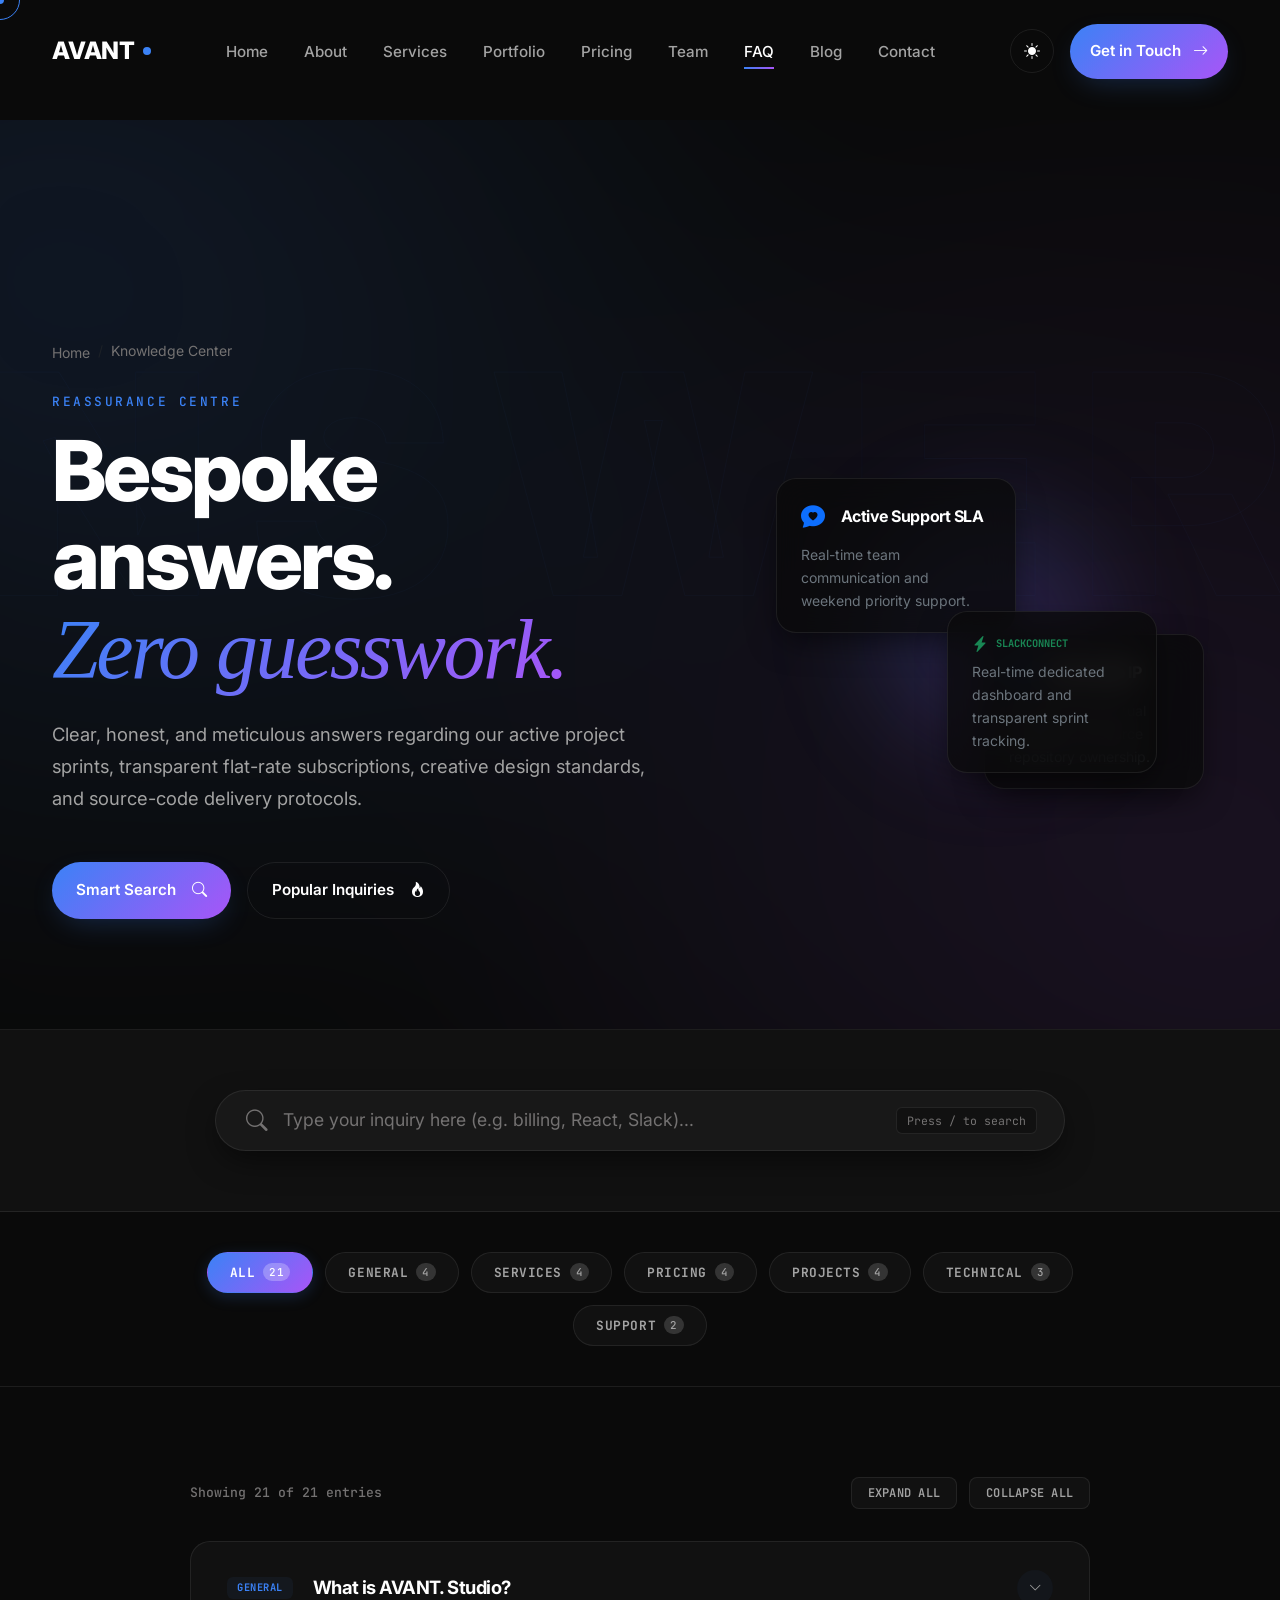
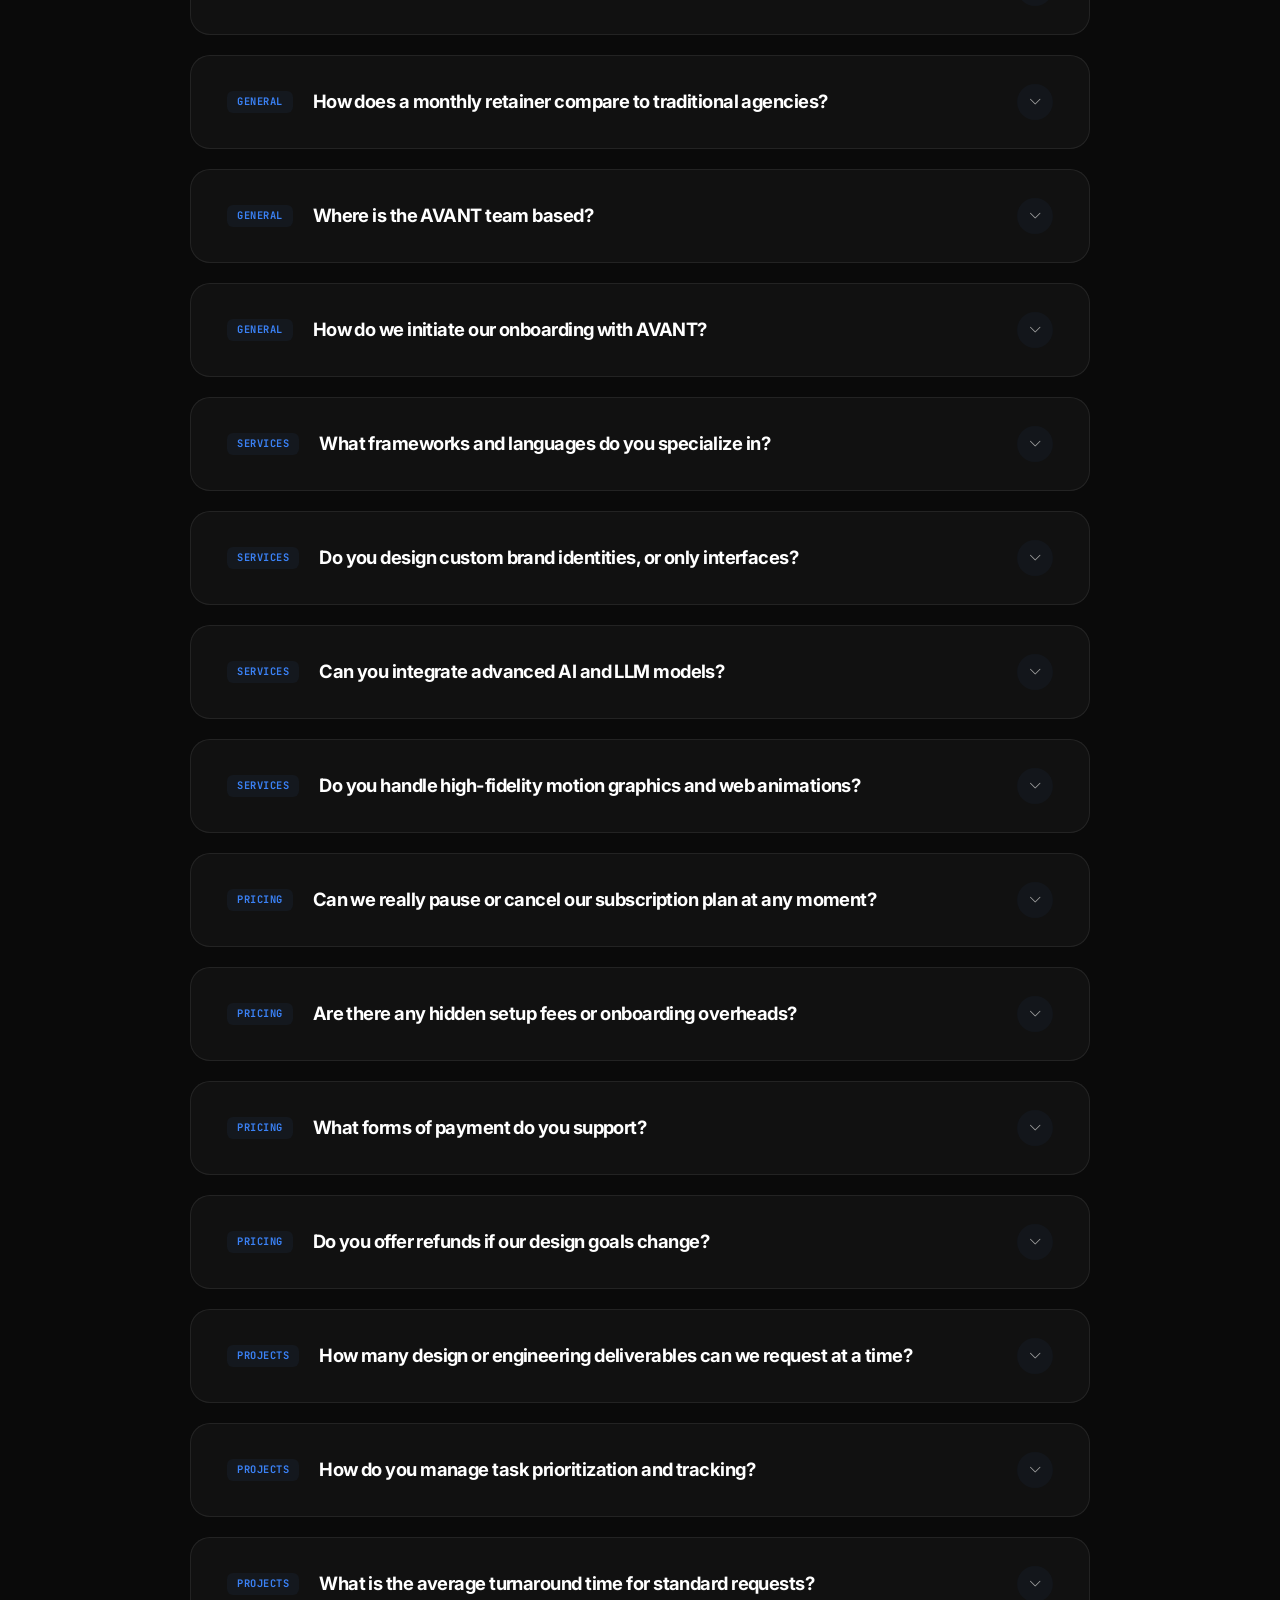
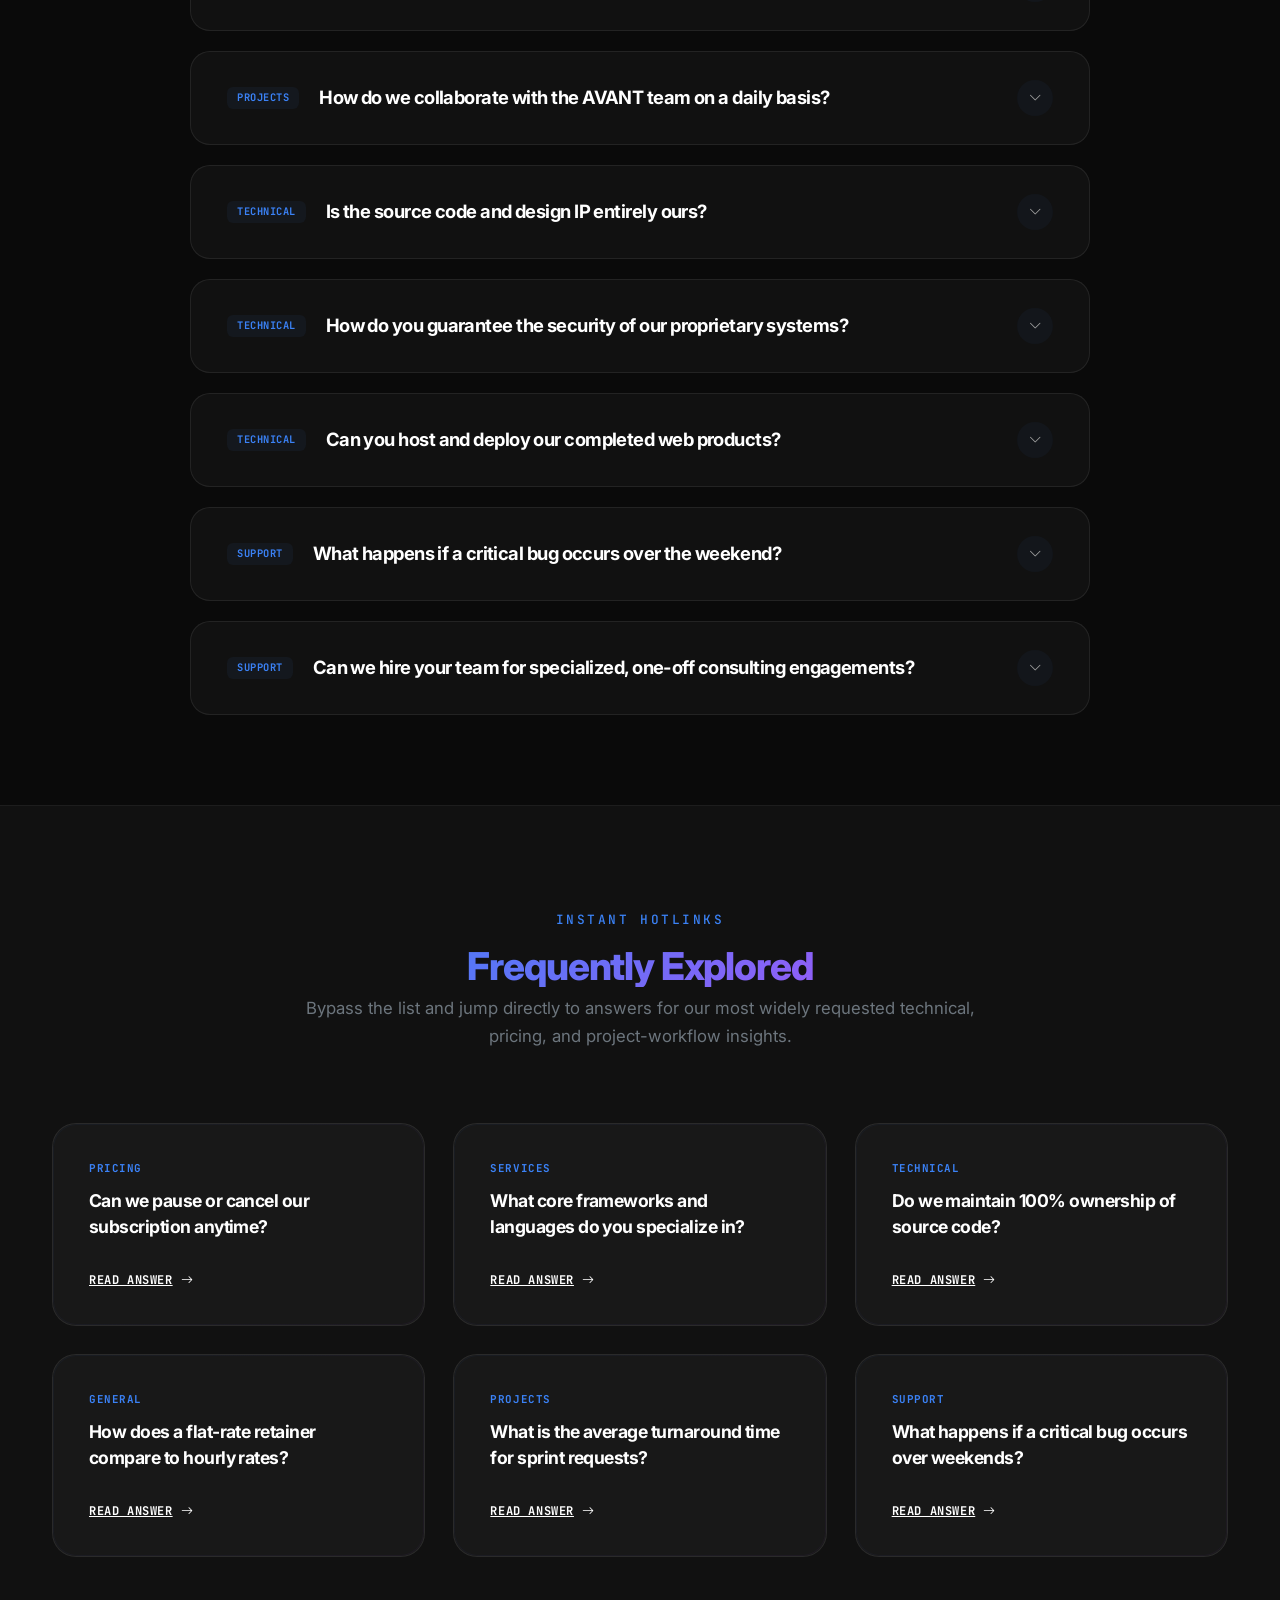
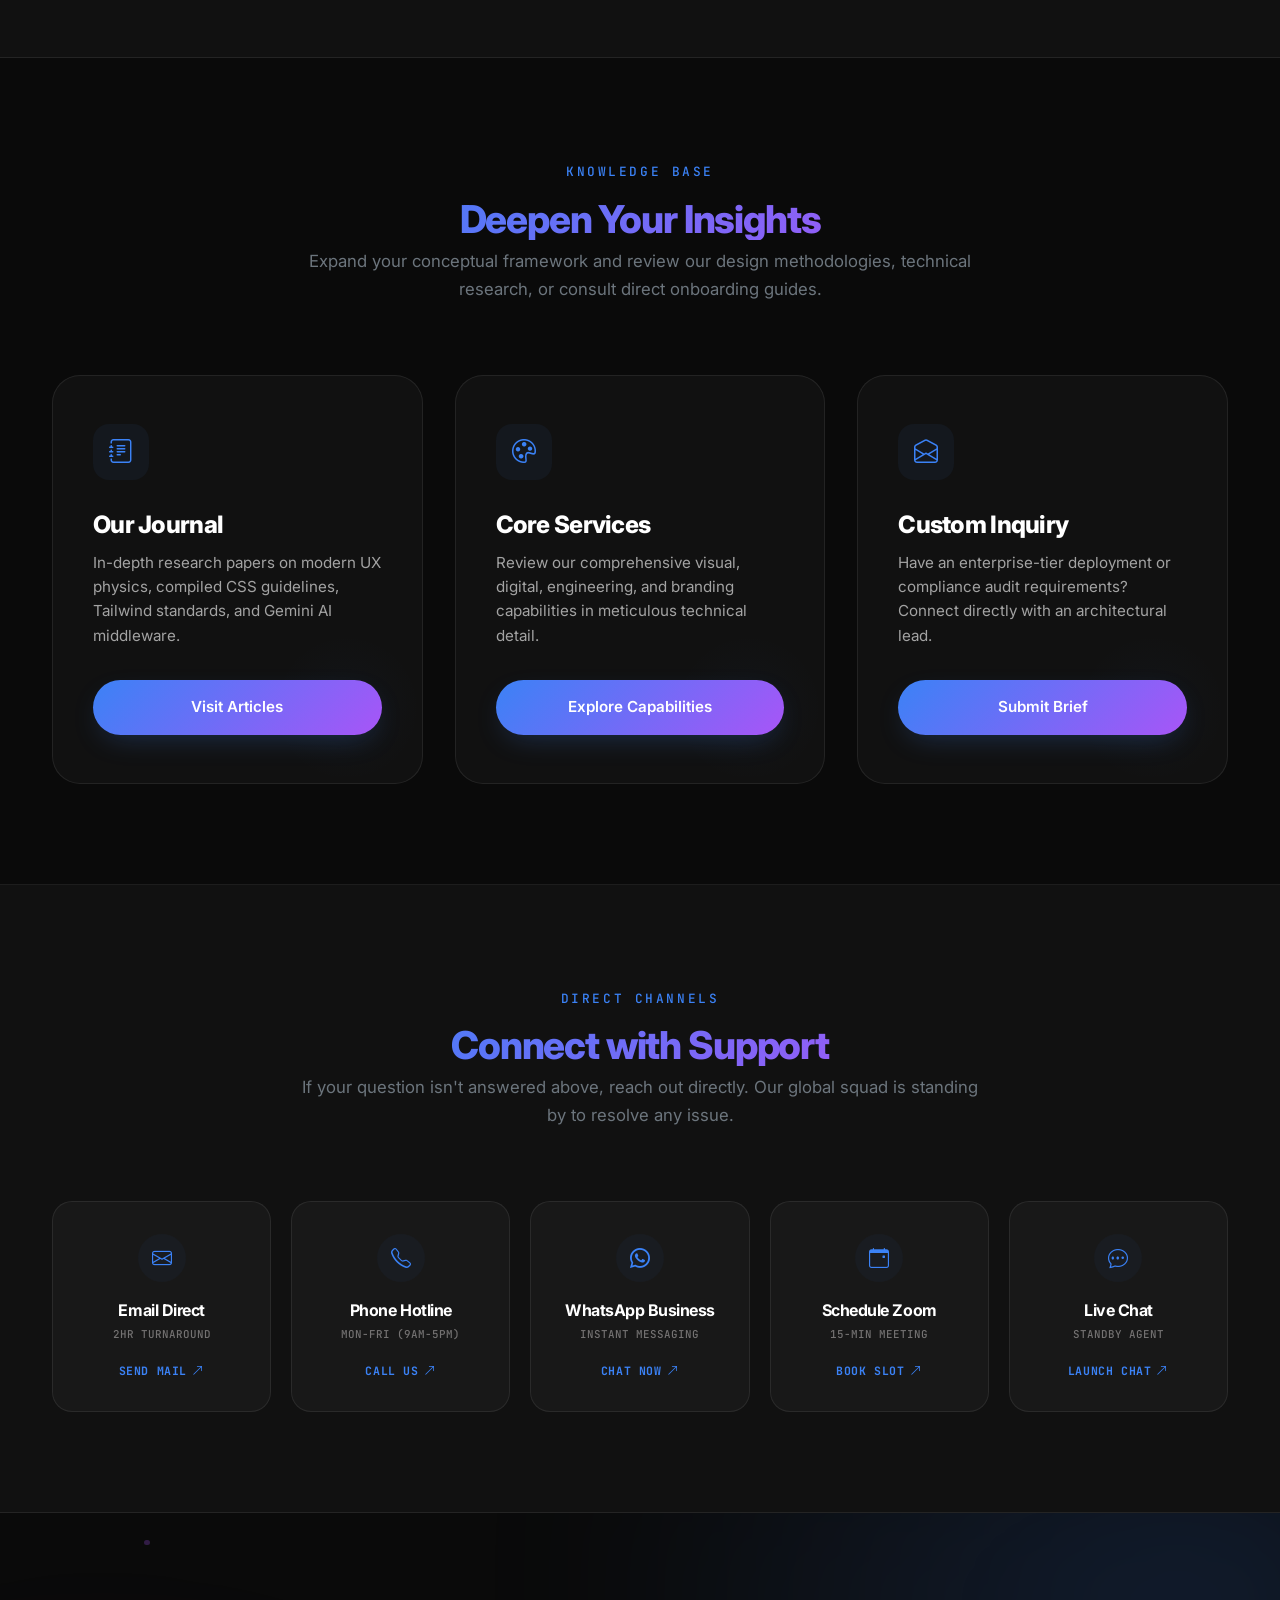
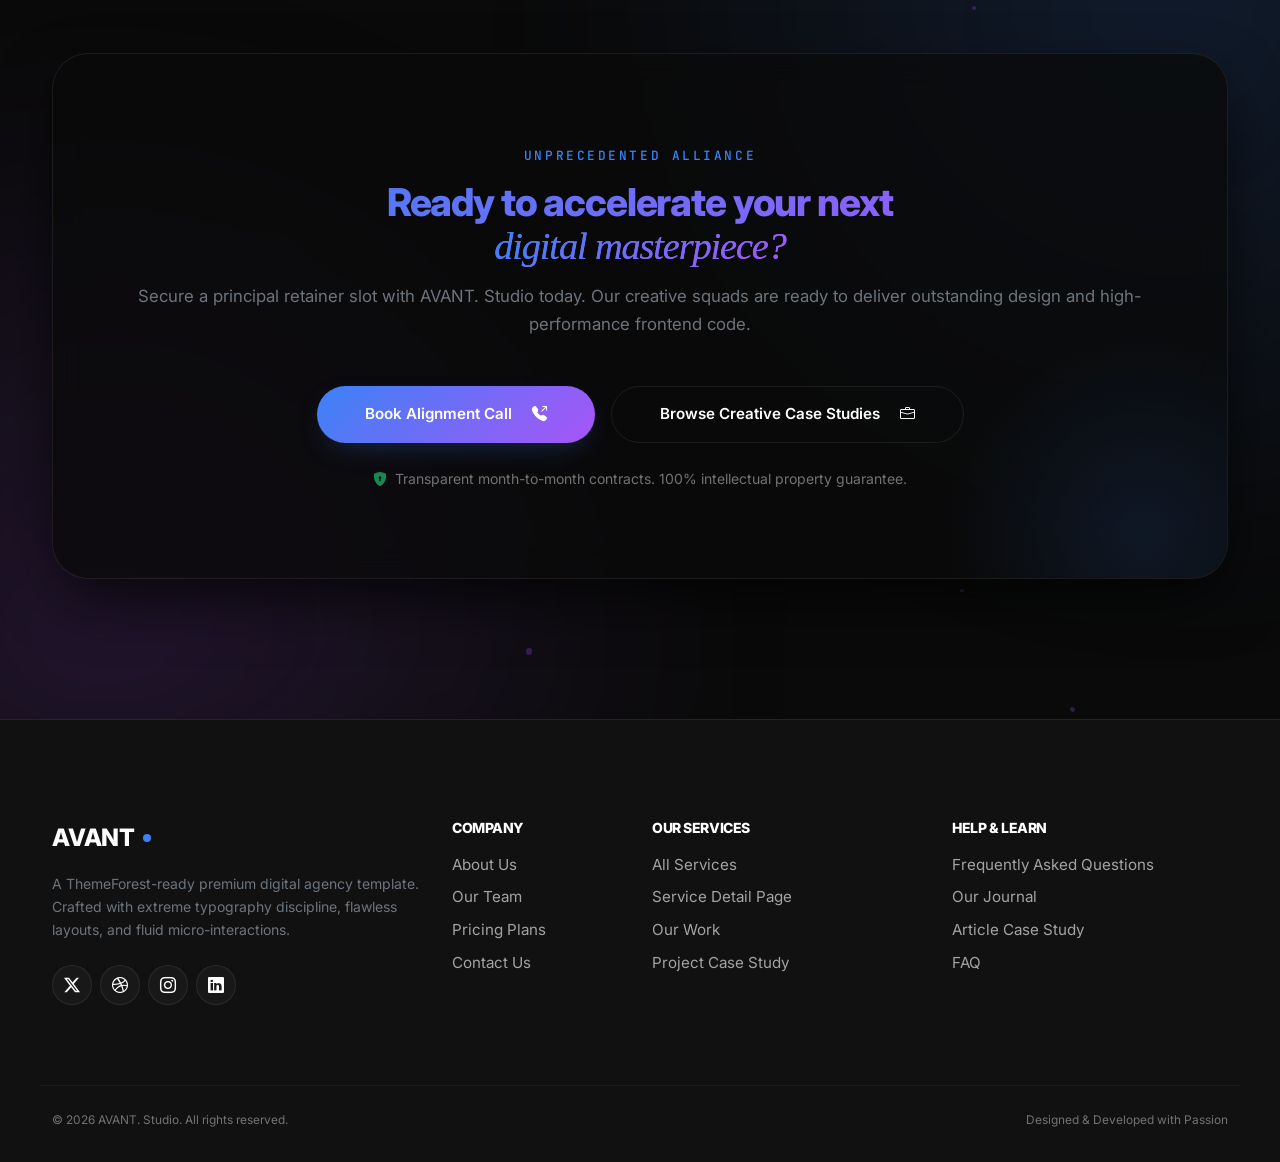
<file: faq.html>
<!DOCTYPE html>
<html lang="en">
<head>
  <meta charset="UTF-8">
  <meta name="viewport" content="width=device-width, initial-scale=1.0">
  <title>Frequently Asked Questions - AVANT. Studio</title>
  
  <link href="https://cdn.jsdelivr.net/npm/bootstrap@5.3.3/dist/css/bootstrap.min.css" rel="stylesheet">
  <link rel="stylesheet" href="https://cdn.jsdelivr.net/npm/bootstrap-icons@1.11.3/font/bootstrap-icons.min.css">
  <link href="https://cdn.jsdelivr.net/npm/aos@2.3.4/dist/aos.css" rel="stylesheet">
  <link rel="stylesheet" href="./assets/css/style.css">
  <link rel="stylesheet" href="./assets/css/responsive.css">
  <link rel="stylesheet" href="./assets/css/pages/faq.css">

  <script>
    (function () {
      const savedTheme = localStorage.getItem("agency-theme");
      document.documentElement.setAttribute("data-theme", savedTheme || "dark");
    })();
  </script>
</head>
<body>

  <!-- HEADER -->
  <header class="main-header">
    <div class="container d-flex align-items-center justify-content-between">
      <a href="index.html" class="logo-link">AVANT<span class="logo-dot"></span></a>
      <nav class="d-none d-lg-block">
        <ul class="nav-links-container">
          <li><a href="index.html" class="nav-link-item">Home</a></li>
          <li><a href="about.html" class="nav-link-item">About</a></li>
          <li><a href="services.html" class="nav-link-item">Services</a></li>
          <li><a href="portfolio.html" class="nav-link-item">Portfolio</a></li>
          <li><a href="pricing.html" class="nav-link-item">Pricing</a></li>
          <li><a href="team.html" class="nav-link-item">Team</a></li>
          <li><a href="faq.html" class="nav-link-item active">FAQ</a></li>
          <li><a href="blog.html" class="nav-link-item">Blog</a></li>
          <li><a href="contact.html" class="nav-link-item">Contact</a></li>
        </ul>
      </nav>
      <div class="d-flex align-items-center gap-3">
        <div class="magnetic-wrap">
          <button class="theme-toggle-btn" aria-label="Toggle theme mode">
            <i class="bi bi-sun-fill theme-toggle-icon theme-toggle-icon-sun"></i>
            <i class="bi bi-moon-stars-fill theme-toggle-icon theme-toggle-icon-moon"></i>
          </button>
        </div>
        <a href="contact.html" class="btn-premium btn-premium-solid header-action-btn d-none d-sm-inline-flex">
          Get in Touch <i class="bi bi-arrow-right"></i>
        </a>
        <button class="mobile-nav-toggle" aria-label="Open mobile menu"><i class="bi bi-list"></i></button>
      </div>
    </div>
  </header>

  <!-- MOBILE DRAWER -->
  <div class="drawer-overlay"></div>
  <div class="mobile-drawer">
    <button class="mobile-drawer-close" aria-label="Close mobile menu"><i class="bi bi-x-lg"></i></button>
    <div class="mobile-drawer-nav">
      <a href="index.html" class="mobile-drawer-nav-link">Home</a>
      <a href="about.html" class="mobile-drawer-nav-link">About Us</a>
      <a href="services.html" class="mobile-drawer-nav-link">Our Services</a>
      <a href="portfolio.html" class="mobile-drawer-nav-link">Creative Portfolio</a>
      <a href="pricing.html" class="mobile-drawer-nav-link">Plans & Pricing</a>
      <a href="team.html" class="mobile-drawer-nav-link">Our Team</a>
      <a href="faq.html" class="mobile-drawer-nav-link active">FAQ</a>
      <a href="blog.html" class="mobile-drawer-nav-link">Articles & News</a>
      <a href="contact.html" class="mobile-drawer-nav-link">Contact Us</a>
    </div>
    <div class="mobile-drawer-footer">
      <p class="mb-3 small">Let's build something exceptional together.</p>
      <a href="contact.html" class="btn-premium btn-premium-solid w-100 py-3">Get in Touch <i class="bi bi-arrow-right"></i></a>
    </div>
  </div>

  <!-- CONTENT WRAPPER -->
  <div class="page-shell-wrapper">
    
    <!-- 01. FAQ HERO -->
    <section class="faq-hero-section" id="faq-hero">
      <div class="faq-hero-mesh"></div>
      <div class="faq-background-text">ANSWERS</div>
      
      <div class="container faq-hero-container">
        <div class="row align-items-center">
          <div class="col-lg-7" data-aos="fade-right">
            <!-- Breadcrumb -->
            <nav aria-label="breadcrumb" class="mb-4">
              <ol class="breadcrumb mb-0">
                <li class="breadcrumb-item"><a href="index.html" class="text-decoration-none text-muted small">Home</a></li>
                <li class="breadcrumb-item active text-muted small" aria-current="page">Knowledge Center</li>
              </ol>
            </nav>
            
            <span class="text-kicker mb-3">Reassurance Centre</span>
            <h1 class="faq-hero-title mb-4">
              Bespoke answers. <br>
              <span class="faq-italic-span">Zero guesswork.</span>
            </h1>
            
            <p class="faq-hero-lead mb-5">
              Clear, honest, and meticulous answers regarding our active project sprints, transparent flat-rate subscriptions, creative design standards, and source-code delivery protocols.
            </p>
            
            <div class="d-flex flex-wrap gap-3">
              <button onclick="document.getElementById('faq-search-input').focus(); window.scrollTo({top: document.getElementById('faq-search-section').offsetTop - 120, behavior: 'smooth'});" class="btn-premium btn-premium-solid py-3 px-4">
                Smart Search <i class="bi bi-search ms-1"></i>
              </button>
              <a href="#faq-popular" class="btn-premium btn-premium-outline py-3 px-4">
                Popular Inquiries <i class="bi bi-fire ms-1"></i>
              </a>
            </div>
          </div>
          
          <div class="col-lg-5" data-aos="fade-left" data-aos-delay="200">
            <div class="faq-hero-visual-wrap">
              <div class="faq-orb-glowing"></div>
              
              <!-- Floating Card 1: Live Chat Link -->
              <div class="faq-hero-floating-card faq-floating-card-1">
                <div class="d-flex align-items-center gap-3 mb-2">
                  <span class="fs-4 text-primary"><i class="bi bi-chat-heart-fill"></i></span>
                  <h6 class="mb-0 fw-bold">Active Support SLA</h6>
                </div>
                <p class="mb-0 text-secondary small">Real-time team communication and weekend priority support.</p>
              </div>
              
              <!-- Floating Card 2: Knowledge Base -->
              <div class="faq-hero-floating-card faq-floating-card-2">
                <div class="d-flex align-items-center gap-3 mb-2">
                  <span class="fs-4 text-primary"><i class="bi bi-journal-text"></i></span>
                  <h6 class="mb-0 fw-bold">Pure Code IP</h6>
                </div>
                <p class="mb-0 text-secondary small">Complete intellectual property and source repository ownership.</p>
              </div>
              
              <!-- Floating Card 3: Instant Sync -->
              <div class="faq-hero-floating-card faq-floating-card-3">
                <div class="d-flex align-items-center gap-2 mb-1">
                  <span class="text-success"><i class="bi bi-lightning-charge-fill"></i></span>
                  <span class="font-mono text-uppercase fw-bold text-success" style="font-size: 0.65rem;">SlackConnect</span>
                </div>
                <p class="mb-0 text-secondary small">Real-time dedicated dashboard and transparent sprint tracking.</p>
              </div>
            </div>
          </div>
        </div>
      </div>
    </section>

    <!-- 02. SMART SEARCH -->
    <section class="faq-search-section" id="faq-search-section">
      <div class="container">
        <div class="faq-search-container" data-aos="fade-up">
          <div class="faq-search-box-wrapper">
            <i class="bi bi-search faq-search-input-icon"></i>
            <input type="text" class="faq-search-input-field" id="faq-search-input" placeholder="Type your inquiry here (e.g. billing, React, Slack)..." aria-label="Search FAQ database">
            <button class="faq-clear-search-btn" id="faq-clear-search" aria-label="Clear search input">
              <i class="bi bi-x-lg"></i>
            </button>
            <span class="faq-search-key-hint d-none d-sm-inline-block">Press / to search</span>
          </div>
        </div>
      </div>
    </section>

    <!-- 03. FAQ CATEGORIES -->
    <section class="faq-categories-section">
      <div class="container">
        <div class="faq-categories-flex" data-aos="fade-up">
          <button class="faq-category-tab active" data-category="all" aria-label="All Categories">
            All <span class="count-badge">21</span>
          </button>
          <button class="faq-category-tab" data-category="general" aria-label="General category">
            General <span class="count-badge">0</span>
          </button>
          <button class="faq-category-tab" data-category="services" aria-label="Services category">
            Services <span class="count-badge">0</span>
          </button>
          <button class="faq-category-tab" data-category="pricing" aria-label="Pricing category">
            Pricing <span class="count-badge">0</span>
          </button>
          <button class="faq-category-tab" data-category="projects" aria-label="Projects category">
            Projects <span class="count-badge">0</span>
          </button>
          <button class="faq-category-tab" data-category="technical" aria-label="Technical category">
            Technical <span class="count-badge">0</span>
          </button>
          <button class="faq-category-tab" data-category="support" aria-label="Support category">
            Support <span class="count-badge">0</span>
          </button>
        </div>
      </div>
    </section>

    <!-- 04. FAQ ACCORDION -->
    <section class="faq-accordion-section" id="faq-accordion-view">
      <div class="container">
        <div class="faq-accordion-container">
          
          <!-- Controls Header -->
          <div class="faq-accordion-controls" data-aos="fade-up">
            <span class="faq-accordion-count-summary" id="faq-active-count">Showing 21 of 21 entries</span>
            <div class="faq-accordion-buttons-wrap">
              <button class="faq-control-btn" id="faq-expand-all" aria-label="Expand all accordions">Expand All</button>
              <button class="faq-control-btn" id="faq-collapse-all" aria-label="Collapse all accordions">Collapse All</button>
            </div>
          </div>

          <!-- Empty search results placeholder -->
          <div class="faq-empty-state" id="faq-search-empty-state">
            <i class="bi bi-search-heart"></i>
            <h3 class="faq-empty-state-title">No matching inquiries found</h3>
            <p class="text-secondary max-w-md mx-auto">
              We couldn't find matches for that query. Try refining your keywords or reach our direct assistance channels below.
            </p>
            <button onclick="document.getElementById('faq-search-input').value = ''; document.getElementById('faq-clear-search').click();" class="btn-premium btn-premium-outline mt-3 py-2 px-4">
              Reset Filters
            </button>
          </div>

          <!-- The List (21 Items) -->
          <div class="faq-accordion-list">
            
            <!-- --- GENERAL CATEGORY --- -->
            
            <!-- Item 1 -->
            <div class="faq-list-item-wrapper" id="faq-item-1" data-item-category="general" data-aos="fade-up" data-aos-delay="50">
              <button class="faq-item-header-btn" aria-expanded="false" aria-label="Toggle answer">
                <span class="faq-item-title-wrap">
                  <span class="faq-item-category-tag">General</span>
                  <h4 class="faq-item-question">What is AVANT. Studio?</h4>
                </span>
                <span class="faq-item-arrow-indicator"><i class="bi bi-chevron-down"></i></span>
              </button>
              <div class="faq-item-collapse-pane">
                <div class="faq-item-body-content">
                  AVANT. Studio is an elite creative engineering agency delivering top-tier UI/UX design architectures, custom high-performance web products, and modern full-stack systems. We collaborate with ambitious startups and enterprises to shape products with premium aesthetics and solid, compiled code frameworks.
                </div>
              </div>
            </div>

            <!-- Item 2 -->
            <div class="faq-list-item-wrapper" id="faq-item-2" data-item-category="general" data-aos="fade-up" data-aos-delay="100">
              <button class="faq-item-header-btn" aria-expanded="false" aria-label="Toggle answer">
                <span class="faq-item-title-wrap">
                  <span class="faq-item-category-tag">General</span>
                  <h4 class="faq-item-question">How does a monthly retainer compare to traditional agencies?</h4>
                </span>
                <span class="faq-item-arrow-indicator"><i class="bi bi-chevron-down"></i></span>
              </button>
              <div class="faq-item-collapse-pane">
                <div class="faq-item-body-content">
                  Traditional agencies bill on fluctuating hourly estimates with lengthy, over-engineered scoping processes. AVANT provides flat-rate monthly retainer subscriptions that grant you direct access to our visual and engineering squad. There are no surprise overheads, you can scale resources up or down, pause anytime, and maintain continuous launch momentum.
                </div>
              </div>
            </div>

            <!-- Item 3 -->
            <div class="faq-list-item-wrapper" id="faq-item-3" data-item-category="general" data-aos="fade-up" data-aos-delay="150">
              <button class="faq-item-header-btn" aria-expanded="false" aria-label="Toggle answer">
                <span class="faq-item-title-wrap">
                  <span class="faq-item-category-tag">General</span>
                  <h4 class="faq-item-question">Where is the AVANT team based?</h4>
                </span>
                <span class="faq-item-arrow-indicator"><i class="bi bi-chevron-down"></i></span>
              </button>
              <div class="faq-item-collapse-pane">
                <div class="faq-item-body-content">
                  We operate as a highly focused, globally synchronized collective of principal designers and engineers. Our structure is anchored in major strategic time zones, allowing us to maintain smooth 24-hour asynchronous delivery and continuous coverage for our active retainer clients.
                </div>
              </div>
            </div>

            <!-- Item 4 -->
            <div class="faq-list-item-wrapper" id="faq-item-4" data-item-category="general" data-aos="fade-up" data-aos-delay="200">
              <button class="faq-item-header-btn" aria-expanded="false" aria-label="Toggle answer">
                <span class="faq-item-title-wrap">
                  <span class="faq-item-category-tag">General</span>
                  <h4 class="faq-item-question">How do we initiate our onboarding with AVANT?</h4>
                </span>
                <span class="faq-item-arrow-indicator"><i class="bi bi-chevron-down"></i></span>
              </button>
              <div class="faq-item-collapse-pane">
                <div class="faq-item-body-content">
                  Our onboarding process is frictionless and immediate. Upon choosing your subscription tier, we establish your dedicated Slack connect channel, share a collaborative Figma whiteboard, configure your sprint tracking board, and link to your private repositories within 24 hours. We then proceed with our first active briefing immediately.
                </div>
              </div>
            </div>


            <!-- --- SERVICES CATEGORY --- -->

            <!-- Item 5 -->
            <div class="faq-list-item-wrapper" id="faq-item-5" data-item-category="services" data-aos="fade-up" data-aos-delay="50">
              <button class="faq-item-header-btn" aria-expanded="false" aria-label="Toggle answer">
                <span class="faq-item-title-wrap">
                  <span class="faq-item-category-tag">Services</span>
                  <h4 class="faq-item-question">What frameworks and languages do you specialize in?</h4>
                </span>
                <span class="faq-item-arrow-indicator"><i class="bi bi-chevron-down"></i></span>
              </button>
              <div class="faq-item-collapse-pane">
                <div class="faq-item-body-content">
                  We specialize in high-performance modern web technologies. Our typical tech stack centers around React 18+, TypeScript, Vite, Next.js, Tailwind CSS, Express, Node.js, and clean databases like Drizzle-managed PostgreSQL and Firebase Firestore. We write typed, clean, scalable architectures with native speed optimizations.
                </div>
              </div>
            </div>

            <!-- Item 6 -->
            <div class="faq-list-item-wrapper" id="faq-item-6" data-item-category="services" data-aos="fade-up" data-aos-delay="100">
              <button class="faq-item-header-btn" aria-expanded="false" aria-label="Toggle answer">
                <span class="faq-item-title-wrap">
                  <span class="faq-item-category-tag">Services</span>
                  <h4 class="faq-item-question">Do you design custom brand identities, or only interfaces?</h4>
                </span>
                <span class="faq-item-arrow-indicator"><i class="bi bi-chevron-down"></i></span>
              </button>
              <div class="faq-item-collapse-pane">
                <div class="faq-item-body-content">
                  We construct complete, premium digital ecosystems. This includes full corporate identity suites, creative typography pairings, vector style guides, design token setups, and iconography systems, in addition to high-fidelity user interface layouts in Figma.
                </div>
              </div>
            </div>

            <!-- Item 7 -->
            <div class="faq-list-item-wrapper" id="faq-item-7" data-item-category="services" data-aos="fade-up" data-aos-delay="150">
              <button class="faq-item-header-btn" aria-expanded="false" aria-label="Toggle answer">
                <span class="faq-item-title-wrap">
                  <span class="faq-item-category-tag">Services</span>
                  <h4 class="faq-item-question">Can you integrate advanced AI and LLM models?</h4>
                </span>
                <span class="faq-item-arrow-indicator"><i class="bi bi-chevron-down"></i></span>
              </button>
              <div class="faq-item-collapse-pane">
                <div class="faq-item-body-content">
                  Yes. We specialize in server-safe artificial intelligence integrations. We have expert competencies in implementing Google Gemini API, OpenAI APIs, vector databases, search grounding engines, and custom streaming pipelines, ensuring your API credentials remain securely hidden from the browser.
                </div>
              </div>
            </div>

            <!-- Item 8 -->
            <div class="faq-list-item-wrapper" id="faq-item-8" data-item-category="services" data-aos="fade-up" data-aos-delay="200">
              <button class="faq-item-header-btn" aria-expanded="false" aria-label="Toggle answer">
                <span class="faq-item-title-wrap">
                  <span class="faq-item-category-tag">Services</span>
                  <h4 class="faq-item-question">Do you handle high-fidelity motion graphics and web animations?</h4>
                </span>
                <span class="faq-item-arrow-indicator"><i class="bi bi-chevron-down"></i></span>
              </button>
              <div class="faq-item-collapse-pane">
                <div class="faq-item-body-content">
                  Visual physics is in our core DNA. We utilize modern motion engines, CSS transitions, AOS triggers, and lightweight canvas layers to construct fluid, organic micro-interactions. Every transition is designed to reinforce user context and feel tangibly responsive.
                </div>
              </div>
            </div>


            <!-- --- PRICING CATEGORY --- -->

            <!-- Item 9 -->
            <div class="faq-list-item-wrapper" id="faq-item-9" data-item-category="pricing" data-aos="fade-up" data-aos-delay="50">
              <button class="faq-item-header-btn" aria-expanded="false" aria-label="Toggle answer">
                <span class="faq-item-title-wrap">
                  <span class="faq-item-category-tag">Pricing</span>
                  <h4 class="faq-item-question">Can we really pause or cancel our subscription plan at any moment?</h4>
                </span>
                <span class="faq-item-arrow-indicator"><i class="bi bi-chevron-down"></i></span>
              </button>
              <div class="faq-item-collapse-pane">
                <div class="faq-item-body-content">
                  Absolutely. If your design pipeline runs dry or you are taking a launch recess, simply toggle your subscription to "Paused" before your next billing cycle. We freeze your remaining cycle days, preserving them exactly until you are ready to resume work.
                </div>
              </div>
            </div>

            <!-- Item 10 -->
            <div class="faq-list-item-wrapper" id="faq-item-10" data-item-category="pricing" data-aos="fade-up" data-aos-delay="100">
              <button class="faq-item-header-btn" aria-expanded="false" aria-label="Toggle answer">
                <span class="faq-item-title-wrap">
                  <span class="faq-item-category-tag">Pricing</span>
                  <h4 class="faq-item-question">Are there any hidden setup fees or onboarding overheads?</h4>
                </span>
                <span class="faq-item-arrow-indicator"><i class="bi bi-chevron-down"></i></span>
              </button>
              <div class="faq-item-collapse-pane">
                <div class="faq-item-body-content">
                  No. The pricing tier you choose is flat-rate and fully transparent. We do not charge separate setup fees, onboarding costs, Slack connection taxes, or repo configuration overheads.
                </div>
              </div>
            </div>

            <!-- Item 11 -->
            <div class="faq-list-item-wrapper" id="faq-item-11" data-item-category="pricing" data-aos="fade-up" data-aos-delay="150">
              <button class="faq-item-header-btn" aria-expanded="false" aria-label="Toggle answer">
                <span class="faq-item-title-wrap">
                  <span class="faq-item-category-tag">Pricing</span>
                  <h4 class="faq-item-question">What forms of payment do you support?</h4>
                </span>
                <span class="faq-item-arrow-indicator"><i class="bi bi-chevron-down"></i></span>
              </button>
              <div class="faq-item-collapse-pane">
                <div class="faq-item-body-content">
                  All transactions are handled securely through Stripe. We support major credit cards (Visa, MasterCard, American Express), automated bank ACH transfers, wire transfers, and regional enterprise invoice flows depending on your corporate agreements.
                </div>
              </div>
            </div>

            <!-- Item 12 -->
            <div class="faq-list-item-wrapper" id="faq-item-12" data-item-category="pricing" data-aos="fade-up" data-aos-delay="200">
              <button class="faq-item-header-btn" aria-expanded="false" aria-label="Toggle answer">
                <span class="faq-item-title-wrap">
                  <span class="faq-item-category-tag">Pricing</span>
                  <h4 class="faq-item-question">Do you offer refunds if our design goals change?</h4>
                </span>
                <span class="faq-item-arrow-indicator"><i class="bi bi-chevron-down"></i></span>
              </button>
              <div class="faq-item-collapse-pane">
                <div class="faq-item-body-content">
                  Due to the priority reservation of our human creative talent and active developer resources, we do not issue refunds for active periods. However, we offer full flexibility to instantly pause your cycle, reserving all remaining days to be utilized at any point in the future.
                </div>
              </div>
            </div>


            <!-- --- PROJECTS CATEGORY --- -->

            <!-- Item 13 -->
            <div class="faq-list-item-wrapper" id="faq-item-13" data-item-category="projects" data-aos="fade-up" data-aos-delay="50">
              <button class="faq-item-header-btn" aria-expanded="false" aria-label="Toggle answer">
                <span class="faq-item-title-wrap">
                  <span class="faq-item-category-tag">Projects</span>
                  <h4 class="faq-item-question">How many design or engineering deliverables can we request at a time?</h4>
                </span>
                <span class="faq-item-arrow-indicator"><i class="bi bi-chevron-down"></i></span>
              </button>
              <div class="faq-item-collapse-pane">
                <div class="faq-item-body-content">
                  You can input unlimited items into your project queue backlog. Our dedicated squad processes and compiles your tasks sequentially, working on 1 to 3 active concurrent deliverables depending on your chosen subscription tier.
                </div>
              </div>
            </div>

            <!-- Item 14 -->
            <div class="faq-list-item-wrapper" id="faq-item-14" data-item-category="projects" data-aos="fade-up" data-aos-delay="100">
              <button class="faq-item-header-btn" aria-expanded="false" aria-label="Toggle answer">
                <span class="faq-item-title-wrap">
                  <span class="faq-item-category-tag">Projects</span>
                  <h4 class="faq-item-question">How do you manage task prioritization and tracking?</h4>
                </span>
                <span class="faq-item-arrow-indicator"><i class="bi bi-chevron-down"></i></span>
              </button>
              <div class="faq-item-collapse-pane">
                <div class="faq-item-body-content">
                  We keep tracking straightforward. We construct a bespoke Notion whiteboard or corporate Trello workspace linked directly to your Slack channel. You can drag cards, edit requirements, add feedback, and set priority sequences with absolute transparency.
                </div>
              </div>
            </div>

            <!-- Item 15 -->
            <div class="faq-list-item-wrapper" id="faq-item-15" data-item-category="projects" data-aos="fade-up" data-aos-delay="150">
              <button class="faq-item-header-btn" aria-expanded="false" aria-label="Toggle answer">
                <span class="faq-item-title-wrap">
                  <span class="faq-item-category-tag">Projects</span>
                  <h4 class="faq-item-question">What is the average turnaround time for standard requests?</h4>
                </span>
                <span class="faq-item-arrow-indicator"><i class="bi bi-chevron-down"></i></span>
              </button>
              <div class="faq-item-collapse-pane">
                <div class="faq-item-body-content">
                  Standard items such as UI asset mockups, functional forms, and motion animations are pushed and verified within 48 hours. Complex architectural epics are divided into logical, iterative 48-hour delivery sprints.
                </div>
              </div>
            </div>

            <!-- Item 16 -->
            <div class="faq-list-item-wrapper" id="faq-item-16" data-item-category="projects" data-aos="fade-up" data-aos-delay="200">
              <button class="faq-item-header-btn" aria-expanded="false" aria-label="Toggle answer">
                <span class="faq-item-title-wrap">
                  <span class="faq-item-category-tag">Projects</span>
                  <h4 class="faq-item-question">How do we collaborate with the AVANT team on a daily basis?</h4>
                </span>
                <span class="faq-item-arrow-indicator"><i class="bi bi-chevron-down"></i></span>
              </button>
              <div class="faq-item-collapse-pane">
                <div class="faq-item-body-content">
                  Daily collaboration is fast and asynchronous. We utilize dedicated Slack channels for swift updates, comments, and file transfers. Higher subscription tiers include weekly face-to-face review calls (Zoom/Meet) for closer alignment on active sprint progress.
                </div>
              </div>
            </div>


            <!-- --- TECHNICAL CATEGORY --- -->

            <!-- Item 17 -->
            <div class="faq-list-item-wrapper" id="faq-item-17" data-item-category="technical" data-aos="fade-up" data-aos-delay="50">
              <button class="faq-item-header-btn" aria-expanded="false" aria-label="Toggle answer">
                <span class="faq-item-title-wrap">
                  <span class="faq-item-category-tag">Technical</span>
                  <h4 class="faq-item-question">Is the source code and design IP entirely ours?</h4>
                </span>
                <span class="faq-item-arrow-indicator"><i class="bi bi-chevron-down"></i></span>
              </button>
              <div class="faq-item-collapse-pane">
                <div class="faq-item-body-content">
                  Absolutely. Upon delivery and billing completion, 100% of intellectual property, design source files, and software codes transfer permanently to you. Code is committed directly to your private corporate repositories.
                </div>
              </div>
            </div>

            <!-- Item 18 -->
            <div class="faq-list-item-wrapper" id="faq-item-18" data-item-category="technical" data-aos="fade-up" data-aos-delay="100">
              <button class="faq-item-header-btn" aria-expanded="false" aria-label="Toggle answer">
                <span class="faq-item-title-wrap">
                  <span class="faq-item-category-tag">Technical</span>
                  <h4 class="faq-item-question">How do you guarantee the security of our proprietary systems?</h4>
                </span>
                <span class="faq-item-arrow-indicator"><i class="bi bi-chevron-down"></i></span>
              </button>
              <div class="faq-item-collapse-pane">
                <div class="faq-item-body-content">
                  Security is baked into our engineering lifecycle. We implement secure server-side API proxies, protect environment variables, enforce Strict Transport Security protocols, and conduct routine dependency audits to ensure zero vulnerabilities in production code.
                </div>
              </div>
            </div>

            <!-- Item 19 -->
            <div class="faq-list-item-wrapper" id="faq-item-19" data-item-category="technical" data-aos="fade-up" data-aos-delay="150">
              <button class="faq-item-header-btn" aria-expanded="false" aria-label="Toggle answer">
                <span class="faq-item-title-wrap">
                  <span class="faq-item-category-tag">Technical</span>
                  <h4 class="faq-item-question">Can you host and deploy our completed web products?</h4>
                </span>
                <span class="faq-item-arrow-indicator"><i class="bi bi-chevron-down"></i></span>
              </button>
              <div class="faq-item-collapse-pane">
                <div class="faq-item-body-content">
                  Yes. We engineer with modern deployment standards. We regularly build Dockerized architectures and configure automated pipelines on Google Cloud Run, Vercel, Netlify, or AWS, including secure DNS binding and Global CDN setups.
                </div>
              </div>
            </div>


            <!-- --- SUPPORT CATEGORY --- -->

            <!-- Item 20 -->
            <div class="faq-list-item-wrapper" id="faq-item-20" data-item-category="support" data-aos="fade-up" data-aos-delay="50">
              <button class="faq-item-header-btn" aria-expanded="false" aria-label="Toggle answer">
                <span class="faq-item-title-wrap">
                  <span class="faq-item-category-tag">Support</span>
                  <h4 class="faq-item-question">What happens if a critical bug occurs over the weekend?</h4>
                </span>
                <span class="faq-item-arrow-indicator"><i class="bi bi-chevron-down"></i></span>
              </button>
              <div class="faq-item-collapse-pane">
                <div class="faq-item-body-content">
                  Our Business and Enterprise subscriptions feature our 24/7 priority hotline SLA. In the event of a weekend emergency, our standby engineering squad is triggered immediately to patch, verify, and restore services to ensure absolute business integrity.
                </div>
              </div>
            </div>

            <!-- Item 21 -->
            <div class="faq-list-item-wrapper" id="faq-item-21" data-item-category="support" data-aos="fade-up" data-aos-delay="100">
              <button class="faq-item-header-btn" aria-expanded="false" aria-label="Toggle answer">
                <span class="faq-item-title-wrap">
                  <span class="faq-item-category-tag">Support</span>
                  <h4 class="faq-item-question">Can we hire your team for specialized, one-off consulting engagements?</h4>
                </span>
                <span class="faq-item-arrow-indicator"><i class="bi bi-chevron-down"></i></span>
              </button>
              <div class="faq-item-collapse-pane">
                <div class="faq-item-body-content">
                  While our model primarily targets long-term retainer partnerships, we do accept short-term consultancies for high-stakes enterprise projects, custom cloud migrations, and full-scale product audit cycles. Contact our advisory lead below to initiate scoping.
                </div>
              </div>
            </div>

          </div>

        </div>
      </div>
    </section>

    <!-- 05. POPULAR QUESTIONS -->
    <section class="faq-popular-section" id="faq-popular">
      <div class="container">
        <div class="row justify-content-center text-center">
          <div class="col-lg-7" data-aos="fade-up">
            <span class="text-kicker mb-3">Instant Hotlinks</span>
            <h2 class="h2-section text-gradient-primary">Frequently Explored</h2>
            <p class="text-secondary mt-2">
              Bypass the list and jump directly to answers for our most widely requested technical, pricing, and project-workflow insights.
            </p>
          </div>
        </div>

        <div class="popular-faq-grid" data-aos="fade-up">
          
          <!-- Card 1 (Links to Item 9) -->
          <div class="popular-faq-card" data-target-question="faq-item-9">
            <div class="popular-card-top">
              <span class="popular-card-category">Pricing</span>
              <h4 class="popular-card-question">Can we pause or cancel our subscription anytime?</h4>
            </div>
            <a href="#faq-item-9" class="popular-card-link-action">
              Read Answer <i class="bi bi-arrow-right"></i>
            </a>
          </div>

          <!-- Card 2 (Links to Item 5) -->
          <div class="popular-faq-card" data-target-question="faq-item-5">
            <div class="popular-card-top">
              <span class="popular-card-category">Services</span>
              <h4 class="popular-card-question">What core frameworks and languages do you specialize in?</h4>
            </div>
            <a href="#faq-item-5" class="popular-card-link-action">
              Read Answer <i class="bi bi-arrow-right"></i>
            </a>
          </div>

          <!-- Card 3 (Links to Item 17) -->
          <div class="popular-faq-card" data-target-question="faq-item-17">
            <div class="popular-card-top">
              <span class="popular-card-category">Technical</span>
              <h4 class="popular-card-question">Do we maintain 100% ownership of source code?</h4>
            </div>
            <a href="#faq-item-17" class="popular-card-link-action">
              Read Answer <i class="bi bi-arrow-right"></i>
            </a>
          </div>

          <!-- Card 4 (Links to Item 2) -->
          <div class="popular-faq-card" data-target-question="faq-item-2">
            <div class="popular-card-top">
              <span class="popular-card-category">General</span>
              <h4 class="popular-card-question">How does a flat-rate retainer compare to hourly rates?</h4>
            </div>
            <a href="#faq-item-2" class="popular-card-link-action">
              Read Answer <i class="bi bi-arrow-right"></i>
            </a>
          </div>

          <!-- Card 5 (Links to Item 15) -->
          <div class="popular-faq-card" data-target-question="faq-item-15">
            <div class="popular-card-top">
              <span class="popular-card-category">Projects</span>
              <h4 class="popular-card-question">What is the average turnaround time for sprint requests?</h4>
            </div>
            <a href="#faq-item-15" class="popular-card-link-action">
              Read Answer <i class="bi bi-arrow-right"></i>
            </a>
          </div>

          <!-- Card 6 (Links to Item 20) -->
          <div class="popular-faq-card" data-target-question="faq-item-20">
            <div class="popular-card-top">
              <span class="popular-card-category">Support</span>
              <h4 class="popular-card-question">What happens if a critical bug occurs over weekends?</h4>
            </div>
            <a href="#faq-item-20" class="popular-card-link-action">
              Read Answer <i class="bi bi-arrow-right"></i>
            </a>
          </div>

        </div>
      </div>
    </section>

    <!-- 06. KNOWLEDGE BASE PREVIEW -->
    <section class="faq-knowledge-section" id="faq-knowledge">
      <div class="container">
        <div class="row justify-content-center text-center mb-5">
          <div class="col-lg-7" data-aos="fade-up">
            <span class="text-kicker mb-3">Knowledge Base</span>
            <h2 class="h2-section text-gradient-primary">Deepen Your Insights</h2>
            <p class="text-secondary">
              Expand your conceptual framework and review our design methodologies, technical research, or consult direct onboarding guides.
            </p>
          </div>
        </div>

        <div class="knowledge-grid" data-aos="fade-up">
          
          <!-- Card 1 (Blog) -->
          <div class="knowledge-preview-card">
            <div>
              <div class="knowledge-card-icon-box">
                <i class="bi bi-journal-text"></i>
              </div>
              <h3 class="knowledge-card-title">Our Journal</h3>
              <p class="knowledge-card-desc">
                In-depth research papers on modern UX physics, compiled CSS guidelines, Tailwind standards, and Gemini AI middleware.
              </p>
            </div>
            <a href="blog.html" class="btn-premium btn-premium-solid py-3 text-center">Visit Articles</a>
          </div>

          <!-- Card 2 (Services) -->
          <div class="knowledge-preview-card">
            <div>
              <div class="knowledge-card-icon-box">
                <i class="bi bi-palette"></i>
              </div>
              <h3 class="knowledge-card-title">Core Services</h3>
              <p class="knowledge-card-desc">
                Review our comprehensive visual, digital, engineering, and branding capabilities in meticulous technical detail.
              </p>
            </div>
            <a href="services.html" class="btn-premium btn-premium-solid py-3 text-center">Explore Capabilities</a>
          </div>

          <!-- Card 3 (Contact) -->
          <div class="knowledge-preview-card">
            <div>
              <div class="knowledge-card-icon-box">
                <i class="bi bi-envelope-open"></i>
              </div>
              <h3 class="knowledge-card-title">Custom Inquiry</h3>
              <p class="knowledge-card-desc">
                Have an enterprise-tier deployment or compliance audit requirements? Connect directly with an architectural lead.
              </p>
            </div>
            <a href="contact.html" class="btn-premium btn-premium-solid py-3 text-center">Submit Brief</a>
          </div>

        </div>
      </div>
    </section>

    <!-- 07. CONTACT SUPPORT SECTOR -->
    <section class="faq-support-section" id="faq-support">
      <div class="container">
        <div class="row justify-content-center text-center">
          <div class="col-lg-7" data-aos="fade-up">
            <span class="text-kicker mb-3">Direct Channels</span>
            <h2 class="h2-section text-gradient-primary">Connect with Support</h2>
            <p class="text-secondary mt-2">
              If your question isn't answered above, reach out directly. Our global squad is standing by to resolve any issue.
            </p>
          </div>
        </div>

        <div class="support-channels-grid" data-aos="fade-up">
          
          <!-- Channel 1: Email -->
          <div class="support-channel-card">
            <div class="support-channel-icon"><i class="bi bi-envelope"></i></div>
            <h4 class="support-channel-title">Email Direct</h4>
            <span class="support-channel-meta">2hr Turnaround</span>
            <a href="mailto:support@avant.studio" class="support-channel-action">Send Mail <i class="bi bi-arrow-up-right"></i></a>
          </div>

          <!-- Channel 2: Phone -->
          <div class="support-channel-card">
            <div class="support-channel-icon"><i class="bi bi-telephone"></i></div>
            <h4 class="support-channel-title">Phone Hotline</h4>
            <span class="support-channel-meta">Mon-Fri (9am-5pm)</span>
            <a href="tel:+18005550199" class="support-channel-action">Call Us <i class="bi bi-arrow-up-right"></i></a>
          </div>

          <!-- Channel 3: WhatsApp -->
          <div class="support-channel-card">
            <div class="support-channel-icon"><i class="bi bi-whatsapp"></i></div>
            <h4 class="support-channel-title">WhatsApp Business</h4>
            <span class="support-channel-meta">Instant Messaging</span>
            <a href="https://wa.me/18005550199" target="_blank" rel="noopener noreferrer" class="support-channel-action">Chat Now <i class="bi bi-arrow-up-right"></i></a>
          </div>

          <!-- Channel 4: Schedule Call -->
          <div class="support-channel-card">
            <div class="support-channel-icon"><i class="bi bi-calendar-event"></i></div>
            <h4 class="support-channel-title">Schedule Zoom</h4>
            <span class="support-channel-meta">15-Min Meeting</span>
            <a href="contact.html?action=schedule" class="support-channel-action">Book Slot <i class="bi bi-arrow-up-right"></i></a>
          </div>

          <!-- Channel 5: Live Chat (UI Only Launcher) -->
          <div class="support-channel-card">
            <div class="support-channel-icon"><i class="bi bi-chat-dots"></i></div>
            <h4 class="support-channel-title">Live Chat</h4>
            <span class="support-channel-meta">Standby Agent</span>
            <a href="contact.html?action=chat" onclick="if (window.showPremiumToast) { window.showPremiumToast('Our Live Chat is currently simulating offline. Please use our Contact Form or schedule a call.'); return false; }" class="support-channel-action">Launch Chat <i class="bi bi-arrow-up-right"></i></a>
          </div>

        </div>
      </div>
    </section>

    <!-- 08. FINAL CTA -->
    <section class="faq-final-cta-section text-center animate-trigger" id="faq-final-cta">
      <div class="faq-final-cta-mesh"></div>
      
      <div class="container">
        <div class="faq-cta-glass-card" data-aos="zoom-in">
          <div class="faq-cta-glow-blob"></div>
          
          <div style="position: relative; z-index: 2;">
            <span class="text-kicker mb-3">Unprecedented Alliance</span>
            <h2 class="h2-section text-gradient-primary mb-3">Ready to accelerate your next <br><span class="faq-italic-span">digital masterpiece?</span></h2>
            <p class="text-secondary max-w-2xl mx-auto mb-5">
              Secure a principal retainer slot with AVANT. Studio today. Our creative squads are ready to deliver outstanding design and high-performance frontend code.
            </p>
            
            <div class="d-flex flex-wrap justify-content-center gap-3">
              <a href="contact.html" class="btn-premium btn-premium-solid py-3 px-5">
                Book Alignment Call <i class="bi bi-telephone-outbound-fill ms-2"></i>
              </a>
              <a href="portfolio.html" class="btn-premium btn-premium-outline py-3 px-5">
                Browse Creative Case Studies <i class="bi bi-briefcase ms-2"></i>
              </a>
            </div>
            
            <p class="mb-0 text-muted small mt-4">
              <i class="bi bi-shield-lock-fill text-success me-1"></i> Transparent month-to-month contracts. 100% intellectual property guarantee.
            </p>
          </div>
        </div>
      </div>
    </section>

  </div>

  <!-- FOOTER -->
  <footer class="main-footer">
    <div class="container">
      <div class="row g-4">
        <div class="col-lg-4 col-md-6">
          <a href="index.html" class="logo-link mb-3">AVANT<span class="logo-dot"></span></a>
          <p class="text-secondary small mb-4">A ThemeForest-ready premium digital agency template. Crafted with extreme typography discipline, flawless layouts, and fluid micro-interactions.</p>
          <div class="d-flex gap-2">
            <a href="https://x.com" target="_blank" rel="noopener noreferrer" class="footer-social-link"><i class="bi bi-twitter-x"></i></a>
            <a href="https://dribbble.com" target="_blank" rel="noopener noreferrer" class="footer-social-link"><i class="bi bi-dribbble"></i></a>
            <a href="https://instagram.com" target="_blank" rel="noopener noreferrer" class="footer-social-link"><i class="bi bi-instagram"></i></a>
            <a href="https://linkedin.com" target="_blank" rel="noopener noreferrer" class="footer-social-link"><i class="bi bi-linkedin"></i></a>
          </div>
        </div>
        <div class="col-lg-2 col-md-6">
          <h5 class="mb-3 small text-uppercase tracking-wider">Company</h5>
          <ul class="list-unstyled d-flex flex-column gap-2">
            <li><a href="about.html" class="footer-link-item">About Us</a></li>
            <li><a href="team.html" class="footer-link-item">Our Team</a></li>
            <li><a href="pricing.html" class="footer-link-item">Pricing Plans</a></li>
            <li><a href="contact.html" class="footer-link-item">Contact Us</a></li>
          </ul>
        </div>
        <div class="col-lg-3 col-md-6">
          <h5 class="mb-3 small text-uppercase tracking-wider">Our Services</h5>
          <ul class="list-unstyled d-flex flex-column gap-2">
            <li><a href="services.html" class="footer-link-item">All Services</a></li>
            <li><a href="service-details.html" class="footer-link-item">Service Detail Page</a></li>
            <li><a href="portfolio.html" class="footer-link-item">Our Work</a></li>
            <li><a href="portfolio-details.html" class="footer-link-item">Project Case Study</a></li>
          </ul>
        </div>
        <div class="col-lg-3 col-md-6">
          <h5 class="mb-3 small text-uppercase tracking-wider">Help & Learn</h5>
          <ul class="list-unstyled d-flex flex-column gap-2">
            <li><a href="faq.html" class="footer-link-item">Frequently Asked Questions</a></li>
            <li><a href="blog.html" class="footer-link-item">Our Journal</a></li>
            <li><a href="blog-details.html" class="footer-link-item">Article Case Study</a></li>
            <li><a href="faq.html" class="footer-link-item">FAQ</a></li>
          </ul>
        </div>
      </div>
      <div class="row footer-copyright align-items-center">
        <div class="col-md-6 text-center text-md-start mb-2 mb-md-0">
          <p class="mb-0 small text-muted">&copy; <span id="copyright-year"></span> AVANT. Studio. All rights reserved.</p>
        </div>
        <div class="col-md-6 text-center text-md-end">
          <p class="mb-0 small text-muted">Designed & Developed with Passion</p>
        </div>
      </div>
    </div>
  </footer>

  <script src="https://cdn.jsdelivr.net/npm/bootstrap@5.3.3/dist/js/bootstrap.bundle.min.js"></script>
  <script src="https://cdn.jsdelivr.net/npm/aos@2.3.4/dist/aos.js"></script>
  <script src="./assets/js/main.js"></script>
  <script src="./assets/js/pages/faq.js"></script>
</body>
</html>
</file>
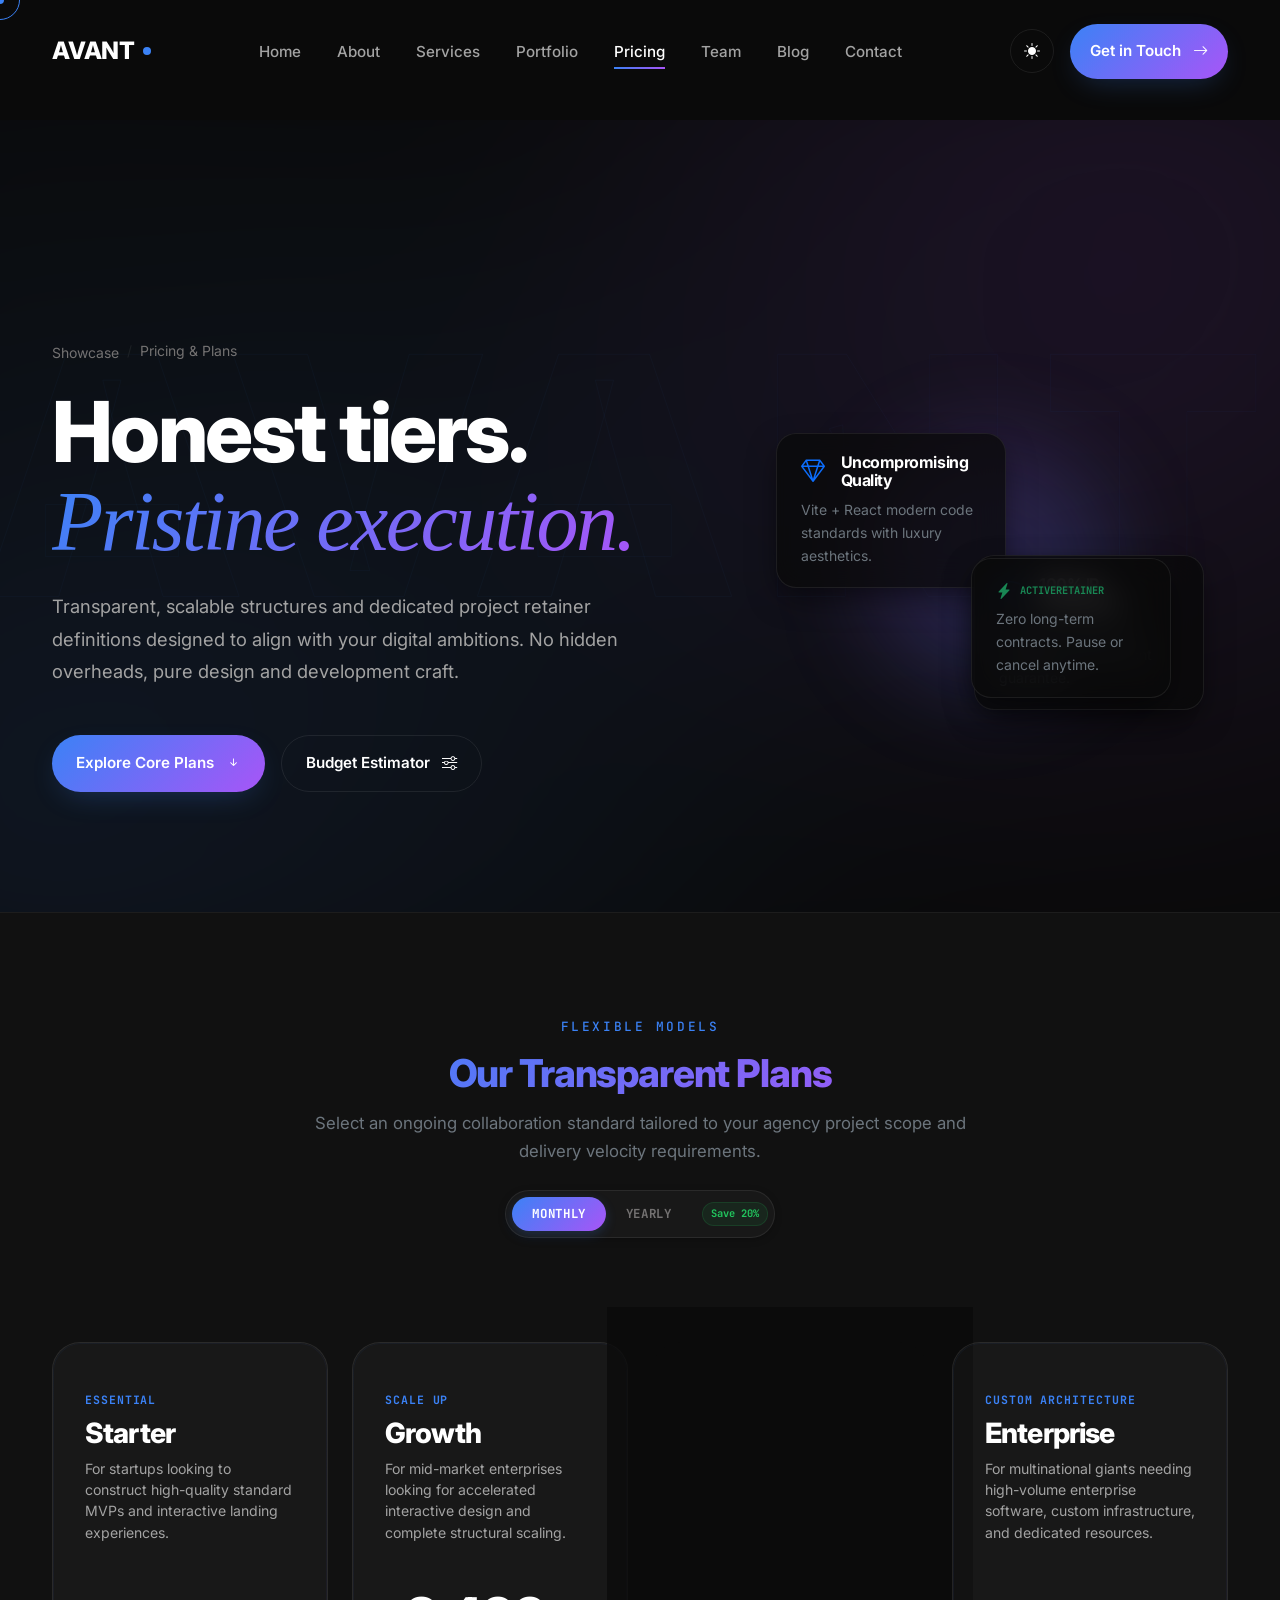
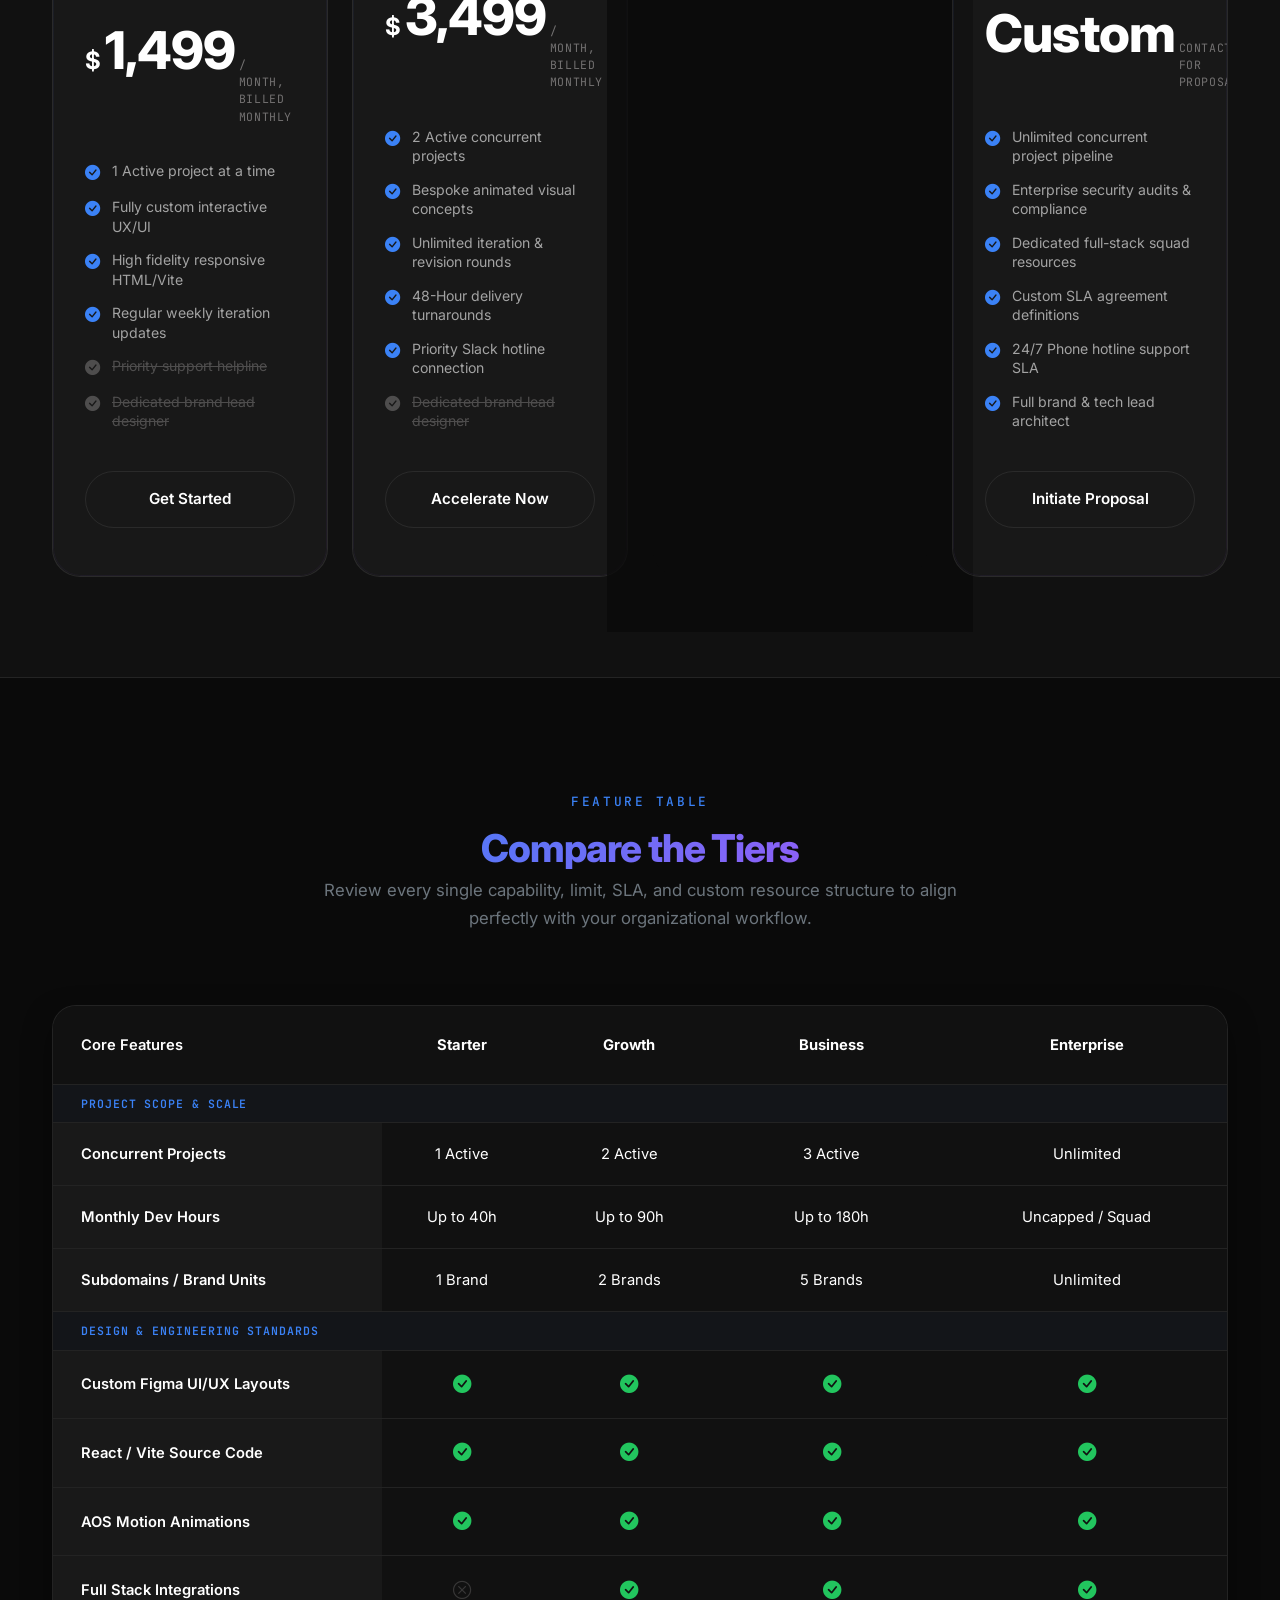
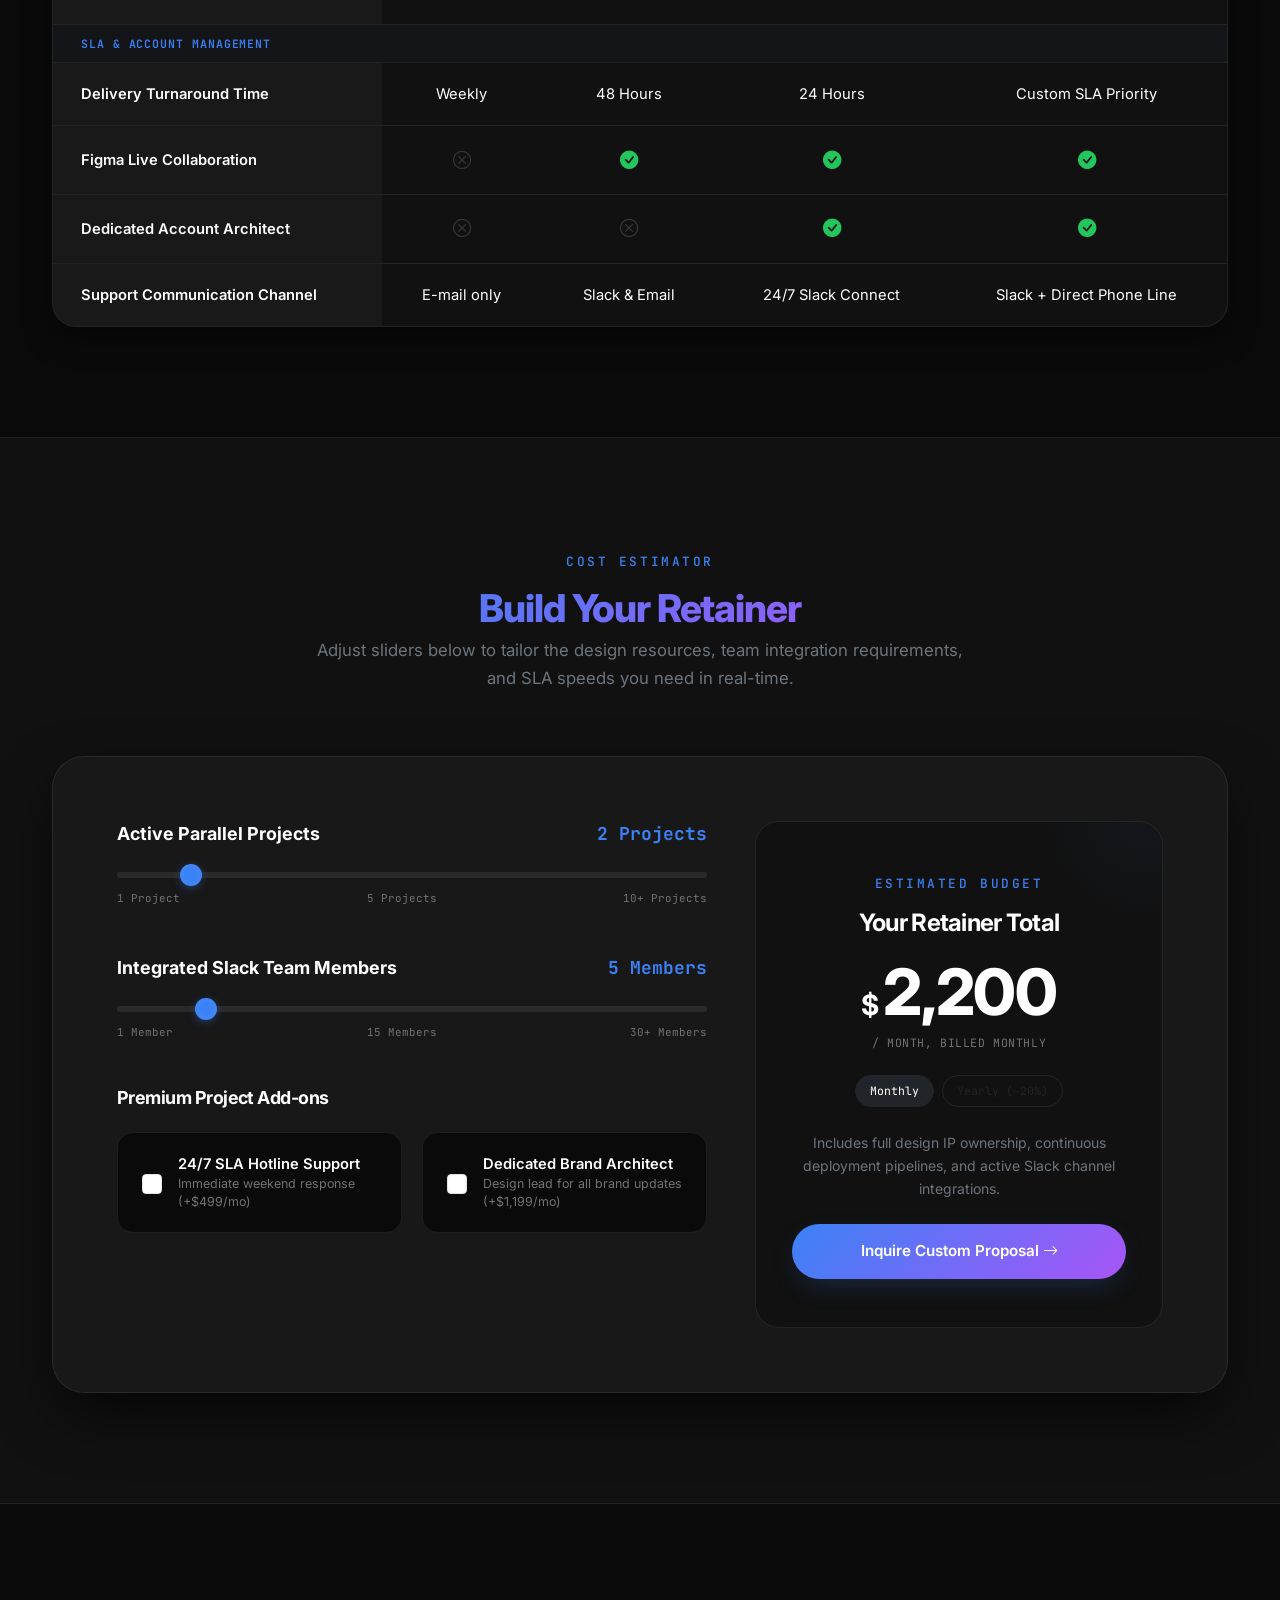
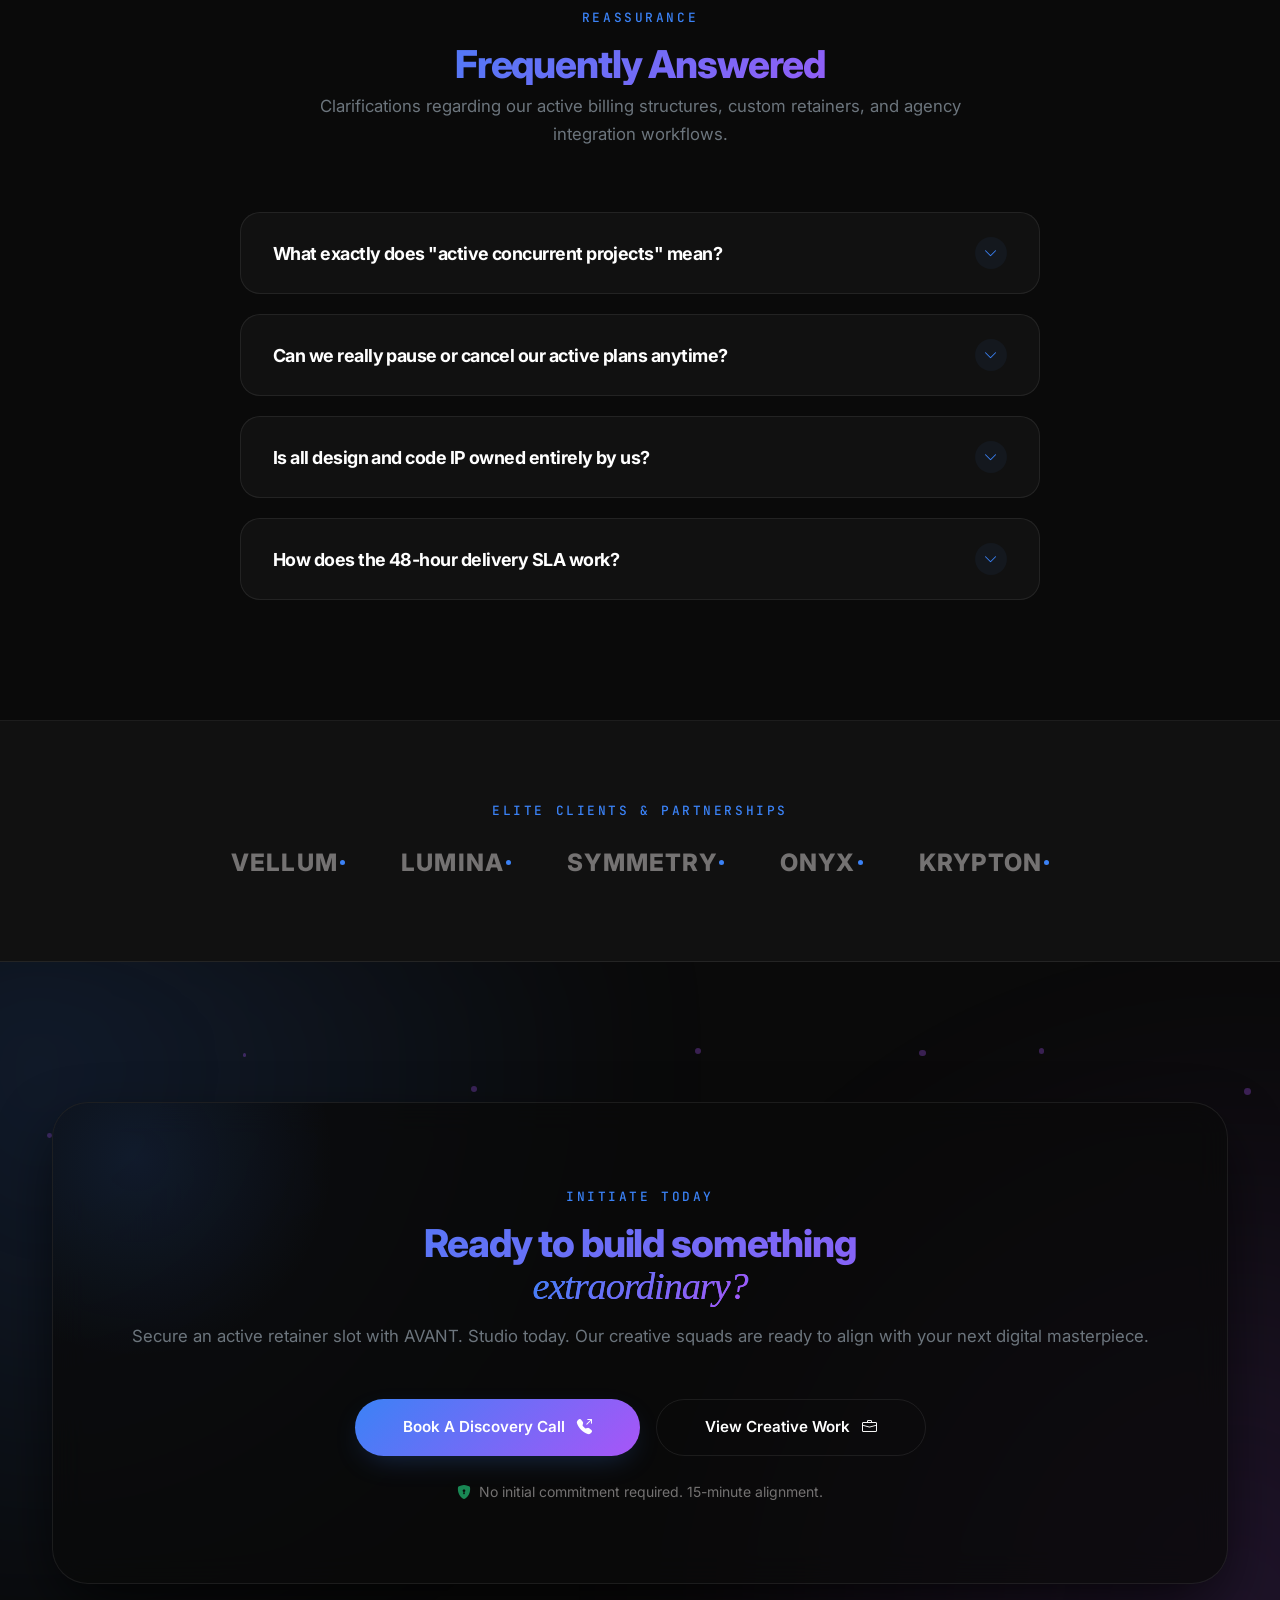
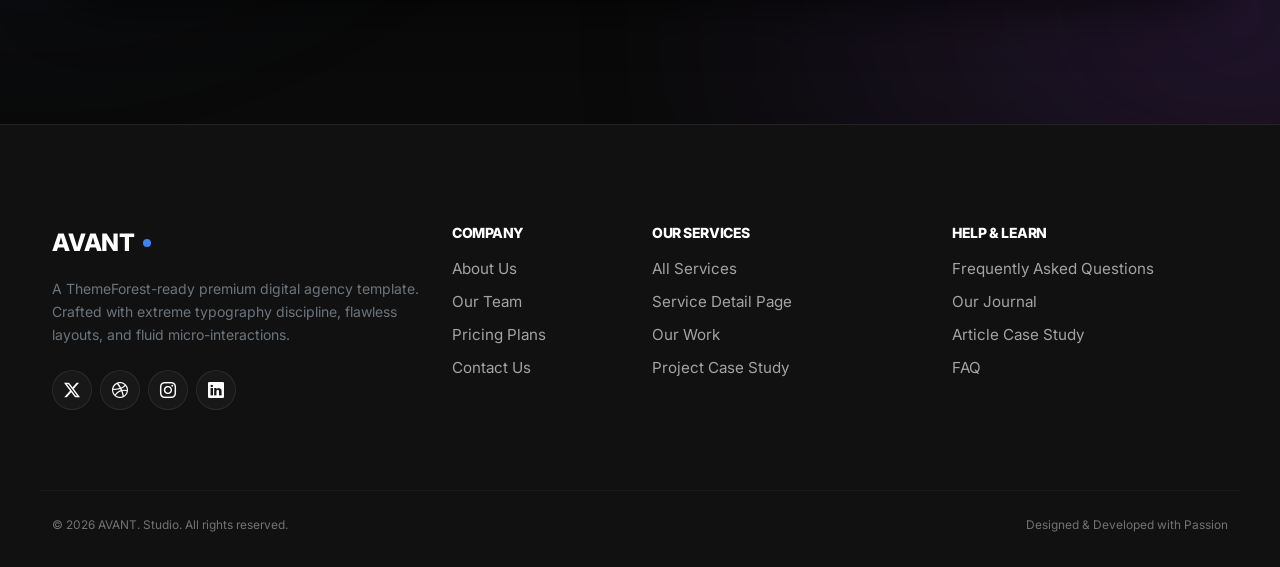
<file: pricing.html>
<!DOCTYPE html>
<html lang="en">
<head>
  <meta charset="UTF-8">
  <meta name="viewport" content="width=device-width, initial-scale=1.0">
  <title>Pricing Plans & Estimator - AVANT. Studio</title>
  
  <link href="https://cdn.jsdelivr.net/npm/bootstrap@5.3.3/dist/css/bootstrap.min.css" rel="stylesheet">
  <link rel="stylesheet" href="https://cdn.jsdelivr.net/npm/bootstrap-icons@1.11.3/font/bootstrap-icons.min.css">
  <link href="https://cdn.jsdelivr.net/npm/aos@2.3.4/dist/aos.css" rel="stylesheet">
  <link rel="stylesheet" href="./assets/css/style.css">
  <link rel="stylesheet" href="./assets/css/responsive.css">
  <link rel="stylesheet" href="./assets/css/pages/pricing.css">

  <script>
    (function () {
      const savedTheme = localStorage.getItem("agency-theme");
      document.documentElement.setAttribute("data-theme", savedTheme || "dark");
    })();
  </script>
</head>
<body>

  <!-- HEADER -->
  <header class="main-header">
    <div class="container d-flex align-items-center justify-content-between">
      <a href="index.html" class="logo-link">AVANT<span class="logo-dot"></span></a>
      <nav class="d-none d-lg-block">
        <ul class="nav-links-container">
          <li><a href="index.html" class="nav-link-item">Home</a></li>
          <li><a href="about.html" class="nav-link-item">About</a></li>
          <li><a href="services.html" class="nav-link-item">Services</a></li>
          <li><a href="portfolio.html" class="nav-link-item">Portfolio</a></li>
          <li><a href="pricing.html" class="nav-link-item active">Pricing</a></li>
          <li><a href="team.html" class="nav-link-item">Team</a></li>
           
          <li><a href="blog.html" class="nav-link-item">Blog</a></li>
          <li><a href="contact.html" class="nav-link-item">Contact</a></li>
        </ul>
      </nav>
      <div class="d-flex align-items-center gap-3">
        <div class="magnetic-wrap">
          <button class="theme-toggle-btn" aria-label="Toggle theme mode">
            <i class="bi bi-sun-fill theme-toggle-icon theme-toggle-icon-sun"></i>
            <i class="bi bi-moon-stars-fill theme-toggle-icon theme-toggle-icon-moon"></i>
          </button>
        </div>
        <a href="contact.html" class="btn-premium btn-premium-solid header-action-btn d-none d-sm-inline-flex">
          Get in Touch <i class="bi bi-arrow-right"></i>
        </a>
        <button class="mobile-nav-toggle" aria-label="Open mobile menu"><i class="bi bi-list"></i></button>
      </div>
    </div>
  </header>

  <!-- MOBILE DRAWER -->
  <div class="drawer-overlay"></div>
  <div class="mobile-drawer">
    <button class="mobile-drawer-close" aria-label="Close mobile menu"><i class="bi bi-x-lg"></i></button>
    <div class="mobile-drawer-nav">
      <a href="index.html" class="mobile-drawer-nav-link">Home</a>
      <a href="about.html" class="mobile-drawer-nav-link">About Us</a>
      <a href="services.html" class="mobile-drawer-nav-link">Our Services</a>
      <a href="portfolio.html" class="mobile-drawer-nav-link">Creative Portfolio</a>
      <a href="pricing.html" class="mobile-drawer-nav-link active">Plans & Pricing</a>
      <a href="team.html" class="mobile-drawer-nav-link">Our Team</a>
      <a href="faq.html" class="mobile-drawer-nav-link">FAQ</a>
      <a href="blog.html" class="mobile-drawer-nav-link">Articles & News</a>
      <a href="contact.html" class="mobile-drawer-nav-link">Contact Us</a>
    </div>
    <div class="mobile-drawer-footer">
      <p class="mb-3 small">Let's build something exceptional together.</p>
      <a href="contact.html" class="btn-premium btn-premium-solid w-100 py-3">Get in Touch <i class="bi bi-arrow-right"></i></a>
    </div>
  </div>

  <!-- CONTENT WRAPPER -->
  <div class="page-shell-wrapper">
    
    <!-- 1. PRICING HERO -->
    <section class="pricing-hero-section" id="pricing-hero">
      <div class="pricing-hero-mesh"></div>
      <div class="pricing-background-text">AVANT</div>
      
      <div class="container pricing-hero-container">
        <div class="row align-items-center">
          <div class="col-lg-7" data-aos="fade-right">
            <!-- Breadcrumb -->
            <nav aria-label="breadcrumb" class="mb-4">
              <ol class="breadcrumb mb-0">
                <li class="breadcrumb-item"><a href="index.html" class="text-decoration-none text-muted small">Showcase</a></li>
                <li class="breadcrumb-item active text-muted small" aria-current="page">Pricing & Plans</li>
              </ol>
            </nav>
            
            <h1 class="pricing-hero-title mb-4">
              Honest tiers. <br>
              <span class="pricing-italic-span">Pristine execution.</span>
            </h1>
            
            <p class="pricing-hero-lead mb-5">
              Transparent, scalable structures and dedicated project retainer definitions designed to align with your digital ambitions. No hidden overheads, pure design and development craft.
            </p>
            
            <div class="d-flex flex-wrap gap-3">
              <a href="#pricing-plans" class="btn-premium btn-premium-solid py-3 px-4">
                Explore Core Plans <i class="bi bi-arrow-down-short"></i>
              </a>
              <a href="#pricing-calculator" class="btn-premium btn-premium-outline py-3 px-4">
                Budget Estimator <i class="bi bi-sliders"></i>
              </a>
            </div>
          </div>
          
          <div class="col-lg-5" data-aos="fade-left" data-aos-delay="200">
            <div class="pricing-hero-visual-wrap">
              <div class="pricing-orb-glowing"></div>
              
              <!-- Floating Card 1: Value -->
              <div class="pricing-hero-floating-card floating-value-card">
                <div class="d-flex align-items-center gap-3 mb-2">
                  <span class="fs-4 text-primary"><i class="bi bi-gem"></i></span>
                  <h6 class="mb-0 fw-bold">Uncompromising Quality</h6>
                </div>
                <p class="mb-0 text-secondary small">Vite + React modern code standards with luxury aesthetics.</p>
              </div>
              
              <!-- Floating Card 2: Guarantee -->
              <div class="pricing-hero-floating-card floating-guarantee-card">
                <div class="d-flex align-items-center gap-3 mb-2">
                  <span class="fs-4 text-primary"><i class="bi bi-shield-check"></i></span>
                  <h6 class="mb-0 fw-bold">100% IP Ownership</h6>
                </div>
                <p class="mb-0 text-secondary small">Full source rights and continuous deployment guarantee.</p>
              </div>
              
              <!-- Floating Card 3: Transparency -->
              <div class="pricing-hero-floating-card floating-transparency-card">
                <div class="d-flex align-items-center gap-2 mb-1">
                  <span class="text-success"><i class="bi bi-lightning-charge-fill"></i></span>
                  <span class="font-mono text-uppercase fw-bold text-success" style="font-size: 0.65rem;">ActiveRetainer</span>
                </div>
                <p class="mb-0 text-secondary small">Zero long-term contracts. Pause or cancel anytime.</p>
              </div>
            </div>
          </div>
        </div>
      </div>
    </section>

    <!-- 2. PRICING PLANS -->
    <section class="pricing-plans-section text-center" id="pricing-plans">
      <div class="container">
        <div class="row justify-content-center mb-5">
          <div class="col-lg-7" data-aos="fade-up">
            <span class="text-kicker mb-3">Flexible Models</span>
            <h2 class="h2-section text-gradient-primary mb-3">Our Transparent Plans</h2>
            <p class="text-secondary mb-4">
              Select an ongoing collaboration standard tailored to your agency project scope and delivery velocity requirements.
            </p>
            
            <!-- Toggle Switch -->
            <div class="pricing-toggle-wrap">
              <button class="pricing-toggle-btn active" data-period="monthly" aria-label="Select Monthly Billing">Monthly</button>
              <button class="pricing-toggle-btn" data-period="yearly" aria-label="Select Yearly Billing">Yearly</button>
              <span class="pricing-toggle-save-tag">Save 20%</span>
            </div>
          </div>
        </div>

        <!-- Plans Grid -->
        <div class="pricing-cards-grid">
          
          <!-- Starter Plan -->
          <div class="pricing-card-premium" data-aos="fade-up" data-aos-delay="100">
            <div class="plan-header">
              <span class="plan-kicker">Essential</span>
              <h3 class="plan-title">Starter</h3>
              <p class="plan-description">For startups looking to construct high-quality standard MVPs and interactive landing experiences.</p>
            </div>
            
            <div>
              <div class="plan-price-wrap">
                <span class="plan-price-currency">$</span>
                <span class="plan-price-amount" data-monthly-price="1,499" data-yearly-price="1,199">1,499</span>
                <span class="plan-price-period">/ Month, Billed Monthly</span>
              </div>
              
              <ul class="plan-features-list">
                <li class="plan-feature-item"><i class="bi bi-check-circle-fill"></i> 1 Active project at a time</li>
                <li class="plan-feature-item"><i class="bi bi-check-circle-fill"></i> Fully custom interactive UX/UI</li>
                <li class="plan-feature-item"><i class="bi bi-check-circle-fill"></i> High fidelity responsive HTML/Vite</li>
                <li class="plan-feature-item"><i class="bi bi-check-circle-fill"></i> Regular weekly iteration updates</li>
                <li class="plan-feature-item muted-feature"><i class="bi bi-check-circle-fill"></i> Priority support helpline</li>
                <li class="plan-feature-item muted-feature"><i class="bi bi-check-circle-fill"></i> Dedicated brand lead designer</li>
              </ul>
              
              <a href="contact.html?plan=starter" class="btn-premium btn-premium-outline w-100 py-3 text-center">Get Started</a>
            </div>
          </div>

          <!-- Growth Plan -->
          <div class="pricing-card-premium" data-aos="fade-up" data-aos-delay="200">
            <div class="plan-header">
              <span class="plan-kicker">Scale Up</span>
              <h3 class="plan-title">Growth</h3>
              <p class="plan-description">For mid-market enterprises looking for accelerated interactive design and complete structural scaling.</p>
            </div>
            
            <div>
              <div class="plan-price-wrap">
                <span class="plan-price-currency">$</span>
                <span class="plan-price-amount" data-monthly-price="3,499" data-yearly-price="2,999">3,499</span>
                <span class="plan-price-period">/ Month, Billed Monthly</span>
              </div>
              
              <ul class="plan-features-list">
                <li class="plan-feature-item"><i class="bi bi-check-circle-fill"></i> 2 Active concurrent projects</li>
                <li class="plan-feature-item"><i class="bi bi-check-circle-fill"></i> Bespoke animated visual concepts</li>
                <li class="plan-feature-item"><i class="bi bi-check-circle-fill"></i> Unlimited iteration & revision rounds</li>
                <li class="plan-feature-item"><i class="bi bi-check-circle-fill"></i> 48-Hour delivery turnarounds</li>
                <li class="plan-feature-item"><i class="bi bi-check-circle-fill"></i> Priority Slack hotline connection</li>
                <li class="plan-feature-item muted-feature"><i class="bi bi-check-circle-fill"></i> Dedicated brand lead designer</li>
              </ul>
              
              <a href="contact.html?plan=growth" class="btn-premium btn-premium-outline w-100 py-3 text-center">Accelerate Now</a>
            </div>
          </div>

          <!-- Business Plan (Popular) -->
          <div class="pricing-card-premium popular-card" data-aos="fade-up" data-aos-delay="300">
            <span class="popular-ribbon-tag">Most Popular</span>
            <div class="plan-header">
              <span class="plan-kicker">Cohesive Team</span>
              <h3 class="plan-title">Business</h3>
              <p class="plan-description">For scaling brands requiring comprehensive design resources, regular features, and continuous support.</p>
            </div>
            
            <div>
              <div class="plan-price-wrap">
                <span class="plan-price-currency">$</span>
                <span class="plan-price-amount" data-monthly-price="6,999" data-yearly-price="5,599">6,999</span>
                <span class="plan-price-period">/ Month, Billed Monthly</span>
              </div>
              
              <ul class="plan-features-list">
                <li class="plan-feature-item"><i class="bi bi-check-circle-fill"></i> 3 Active concurrent projects</li>
                <li class="plan-feature-item"><i class="bi bi-check-circle-fill"></i> Premium visual branding assets</li>
                <li class="plan-feature-item"><i class="bi bi-check-circle-fill"></i> Complete full-stack React integration</li>
                <li class="plan-feature-item"><i class="bi bi-check-circle-fill"></i> 24-Hour delivery priority turnarounds</li>
                <li class="plan-feature-item"><i class="bi bi-check-circle-fill"></i> Dedicated channel manager contact</li>
                <li class="plan-feature-item"><i class="bi bi-check-circle-fill"></i> 1 Dedicated brand lead designer</li>
              </ul>
              
              <a href="contact.html?plan=business" class="btn-premium btn-premium-solid w-100 py-3 text-center">Acquire Retainer</a>
            </div>
          </div>

          <!-- Enterprise Plan -->
          <div class="pricing-card-premium" data-aos="fade-up" data-aos-delay="400">
            <div class="plan-header">
              <span class="plan-kicker">Custom Architecture</span>
              <h3 class="plan-title">Enterprise</h3>
              <p class="plan-description">For multinational giants needing high-volume enterprise software, custom infrastructure, and dedicated resources.</p>
            </div>
            
            <div>
              <div class="plan-price-wrap">
                <span class="plan-price-amount" data-monthly-price="Custom" data-yearly-price="Custom">Custom</span>
                <span class="plan-price-period">Contact For Proposal</span>
              </div>
              
              <ul class="plan-features-list">
                <li class="plan-feature-item"><i class="bi bi-check-circle-fill"></i> Unlimited concurrent project pipeline</li>
                <li class="plan-feature-item"><i class="bi bi-check-circle-fill"></i> Enterprise security audits & compliance</li>
                <li class="plan-feature-item"><i class="bi bi-check-circle-fill"></i> Dedicated full-stack squad resources</li>
                <li class="plan-feature-item"><i class="bi bi-check-circle-fill"></i> Custom SLA agreement definitions</li>
                <li class="plan-feature-item"><i class="bi bi-check-circle-fill"></i> 24/7 Phone hotline support SLA</li>
                <li class="plan-feature-item"><i class="bi bi-check-circle-fill"></i> Full brand & tech lead architect</li>
              </ul>
              
              <a href="contact.html?plan=enterprise" class="btn-premium btn-premium-outline w-100 py-3 text-center">Initiate Proposal</a>
            </div>
          </div>

        </div>
      </div>
    </section>

    <!-- 3. FEATURE COMPARISON -->
    <section class="feature-comparison-section" id="feature-comparison">
      <div class="container">
        <div class="row justify-content-center mb-5 text-center">
          <div class="col-lg-7" data-aos="fade-up">
            <span class="text-kicker mb-3">Feature Table</span>
            <h2 class="h2-section text-gradient-primary">Compare the Tiers</h2>
            <p class="text-secondary mt-2">
              Review every single capability, limit, SLA, and custom resource structure to align perfectly with your organizational workflow.
            </p>
          </div>
        </div>

        <div class="table-outer-wrapper" data-aos="fade-up">
          <table class="comparison-table">
            <thead>
              <tr>
                <th>Core Features</th>
                <th>Starter</th>
                <th>Growth</th>
                <th>Business</th>
                <th>Enterprise</th>
              </tr>
            </thead>
            <tbody>
              <!-- Category: Project Scope -->
              <tr class="table-category-row">
                <td colspan="5">Project Scope & Scale</td>
              </tr>
              <tr>
                <td>Concurrent Projects</td>
                <td>1 Active</td>
                <td>2 Active</td>
                <td>3 Active</td>
                <td>Unlimited</td>
              </tr>
              <tr>
                <td>Monthly Dev Hours</td>
                <td>Up to 40h</td>
                <td>Up to 90h</td>
                <td>Up to 180h</td>
                <td>Uncapped / Squad</td>
              </tr>
              <tr>
                <td>Subdomains / Brand Units</td>
                <td>1 Brand</td>
                <td>2 Brands</td>
                <td>5 Brands</td>
                <td>Unlimited</td>
              </tr>

              <!-- Category: Design & Engineering -->
              <tr class="table-category-row">
                <td colspan="5">Design & Engineering Standards</td>
              </tr>
              <tr>
                <td>Custom Figma UI/UX Layouts</td>
                <td><i class="bi bi-check-circle-fill"></i></td>
                <td><i class="bi bi-check-circle-fill"></i></td>
                <td><i class="bi bi-check-circle-fill"></i></td>
                <td><i class="bi bi-check-circle-fill"></i></td>
              </tr>
              <tr>
                <td>React / Vite Source Code</td>
                <td><i class="bi bi-check-circle-fill"></i></td>
                <td><i class="bi bi-check-circle-fill"></i></td>
                <td><i class="bi bi-check-circle-fill"></i></td>
                <td><i class="bi bi-check-circle-fill"></i></td>
              </tr>
              <tr>
                <td>AOS Motion Animations</td>
                <td><i class="bi bi-check-circle-fill"></i></td>
                <td><i class="bi bi-check-circle-fill"></i></td>
                <td><i class="bi bi-check-circle-fill"></i></td>
                <td><i class="bi bi-check-circle-fill"></i></td>
              </tr>
              <tr>
                <td>Full Stack Integrations</td>
                <td><i class="bi bi-x-circle"></i></td>
                <td><i class="bi bi-check-circle-fill"></i></td>
                <td><i class="bi bi-check-circle-fill"></i></td>
                <td><i class="bi bi-check-circle-fill"></i></td>
              </tr>
              
              <!-- Category: Reassurance & Support -->
              <tr class="table-category-row">
                <td colspan="5">SLA & Account Management</td>
              </tr>
              <tr>
                <td>Delivery Turnaround Time</td>
                <td>Weekly</td>
                <td>48 Hours</td>
                <td>24 Hours</td>
                <td>Custom SLA Priority</td>
              </tr>
              <tr>
                <td>Figma Live Collaboration</td>
                <td><i class="bi bi-x-circle"></i></td>
                <td><i class="bi bi-check-circle-fill"></i></td>
                <td><i class="bi bi-check-circle-fill"></i></td>
                <td><i class="bi bi-check-circle-fill"></i></td>
              </tr>
              <tr>
                <td>Dedicated Account Architect</td>
                <td><i class="bi bi-x-circle"></i></td>
                <td><i class="bi bi-x-circle"></i></td>
                <td><i class="bi bi-check-circle-fill"></i></td>
                <td><i class="bi bi-check-circle-fill"></i></td>
              </tr>
              <tr>
                <td>Support Communication Channel</td>
                <td>E-mail only</td>
                <td>Slack & Email</td>
                <td>24/7 Slack Connect</td>
                <td>Slack + Direct Phone Line</td>
              </tr>
            </tbody>
          </table>
        </div>
      </div>
    </section>

    <!-- 4. PRICING CALCULATOR -->
    <section class="pricing-calculator-section" id="pricing-calculator">
      <div class="container">
        <div class="row justify-content-center mb-5 text-center">
          <div class="col-lg-7" data-aos="fade-up">
            <span class="text-kicker mb-3">Cost Estimator</span>
            <h2 class="h2-section text-gradient-primary">Build Your Retainer</h2>
            <p class="text-secondary mt-2">
              Adjust sliders below to tailor the design resources, team integration requirements, and SLA speeds you need in real-time.
            </p>
          </div>
        </div>

        <div class="calculator-container-card" id="avant-pricing-calculator" data-aos="fade-up">
          <div class="row g-5 calculator-inner">
            <div class="col-lg-7">
              
              <!-- Slider 1: Active Projects -->
              <div class="mb-5">
                <div class="calc-label-wrap">
                  <label for="calc-projects" class="calc-title-small">Active Parallel Projects</label>
                  <span class="calc-output-val" id="calc-projects-output">1 Project</span>
                </div>
                <input type="range" class="calc-slider-custom" id="calc-projects" min="1" max="10" value="2" step="1">
                <div class="d-flex justify-content-between text-muted small font-mono" style="font-size: 0.68rem; margin-top: -1.5rem;">
                  <span>1 Project</span>
                  <span>5 Projects</span>
                  <span>10+ Projects</span>
                </div>
              </div>

              <!-- Slider 2: Team Size -->
              <div class="mb-5">
                <div class="calc-label-wrap">
                  <label for="calc-team" class="calc-title-small">Integrated Slack Team Members</label>
                  <span class="calc-output-val" id="calc-team-output">5 Members</span>
                </div>
                <input type="range" class="calc-slider-custom" id="calc-team" min="1" max="30" value="5" step="1">
                <div class="d-flex justify-content-between text-muted small font-mono" style="font-size: 0.68rem; margin-top: -1.5rem;">
                  <span>1 Member</span>
                  <span>15 Members</span>
                  <span>30+ Members</span>
                </div>
              </div>

              <!-- Checkbox Group: Add-ons -->
              <div>
                <h5 class="calc-title-small mb-4">Premium Project Add-ons</h5>
                <div class="addons-grid">
                  
                  <!-- Addon 1 -->
                  <label class="calc-addon-box">
                    <input type="checkbox" id="calc-sla" class="form-check-input flex-shrink-0" style="width: 20px; height: 20px; cursor: none;">
                    <span class="calc-addon-info">
                      <span class="calc-addon-title">24/7 SLA Hotline Support</span>
                      <span class="calc-addon-desc">Immediate weekend response (+$499/mo)</span>
                    </span>
                  </label>

                  <!-- Addon 2 -->
                  <label class="calc-addon-box">
                    <input type="checkbox" id="calc-brand" class="form-check-input flex-shrink-0" style="width: 20px; height: 20px; cursor: none;">
                    <span class="calc-addon-info">
                      <span class="calc-addon-title">Dedicated Brand Architect</span>
                      <span class="calc-addon-desc">Design lead for all brand updates (+$1,199/mo)</span>
                    </span>
                  </label>

                </div>
              </div>

            </div>

            <!-- Result Panel -->
            <div class="col-lg-5">
              <div class="calc-result-panel">
                <div>
                  <span class="text-kicker mb-3">Estimated Budget</span>
                  <h4 class="fw-bold mb-4" style="font-size: 1.5rem; font-family: var(--font-display);">Your Retainer Total</h4>
                  
                  <div class="mb-4">
                    <span class="calc-total-currency">$</span>
                    <span class="calc-total-amount" id="calc-total-val">2,250</span>
                    <div class="calc-total-period" id="calc-period-label">/ Month, Billed Monthly</div>
                  </div>
                  
                  <div class="d-flex justify-content-center gap-2 mb-4">
                    <button class="btn btn-sm btn-outline-dark calc-period-btn active" data-calc-period="monthly" style="font-size: 0.72rem; border-radius: 100px; padding: 6px 14px; font-family: var(--font-mono); cursor: none;">Monthly</button>
                    <button class="btn btn-sm btn-outline-dark calc-period-btn" data-calc-period="yearly" style="font-size: 0.72rem; border-radius: 100px; padding: 6px 14px; font-family: var(--font-mono); cursor: none;">Yearly (-20%)</button>
                  </div>
                </div>

                <div>
                  <p class="text-secondary small mb-4">
                    Includes full design IP ownership, continuous deployment pipelines, and active Slack channel integrations.
                  </p>
                  <a href="contact.html?type=custom-retainer" class="btn-premium btn-premium-solid w-100 py-3 text-center d-block">
                    Inquire Custom Proposal <i class="bi bi-arrow-right"></i>
                  </a>
                </div>
              </div>
            </div>
          </div>
        </div>
      </div>
    </section>

    <!-- 5. FAQ PREVIEW -->
    <section class="pricing-faq-section" id="pricing-faq">
      <div class="container">
        <div class="row justify-content-center mb-5 text-center">
          <div class="col-lg-7" data-aos="fade-up">
            <span class="text-kicker mb-3">Reassurance</span>
            <h2 class="h2-section text-gradient-primary">Frequently Answered</h2>
            <p class="text-secondary mt-2">
              Clarifications regarding our active billing structures, custom retainers, and agency integration workflows.
            </p>
          </div>
        </div>

        <div class="pricing-faq-accordion">
          
          <div class="pricing-faq-item" data-aos="fade-up" data-aos-delay="100">
            <button class="pricing-faq-header" aria-expanded="false" aria-label="Toggle answer">
              <h4 class="pricing-faq-question">What exactly does "active concurrent projects" mean?</h4>
              <span class="pricing-faq-icon-indicator"><i class="bi bi-chevron-down"></i></span>
            </button>
            <div class="pricing-faq-collapse">
              <div class="pricing-faq-body">
                This indicates how many different design or development deliverables can be actively in production simultaneously. For instance, in our <strong>Growth</strong> plan, our team can work on your mobile UX concept and web coding phase concurrently.
              </div>
            </div>
          </div>

          <div class="pricing-faq-item" data-aos="fade-up" data-aos-delay="150">
            <button class="pricing-faq-header" aria-expanded="false" aria-label="Toggle answer">
              <h4 class="pricing-faq-question">Can we really pause or cancel our active plans anytime?</h4>
              <span class="pricing-faq-icon-indicator"><i class="bi bi-chevron-down"></i></span>
            </button>
            <div class="pricing-faq-collapse">
              <div class="pricing-faq-body">
                Absolutely. We believe in sincere partnerships. If your design pipeline runs dry or you are taking a launch recess, simply pause your retainer before your next billing cycle. No hidden cancellation penalties.
              </div>
            </div>
          </div>

          <div class="pricing-faq-item" data-aos="fade-up" data-aos-delay="200">
            <button class="pricing-faq-header" aria-expanded="false" aria-label="Toggle answer">
              <h4 class="pricing-faq-question">Is all design and code IP owned entirely by us?</h4>
              <span class="pricing-faq-icon-indicator"><i class="bi bi-chevron-down"></i></span>
            </button>
            <div class="pricing-faq-collapse">
              <div class="pricing-faq-body">
                Yes. The moment any asset is delivered or code is pushed to your dedicated repository, complete intellectual property ownership transitions entirely to you. You maintain full rights forever.
              </div>
            </div>
          </div>

          <div class="pricing-faq-item" data-aos="fade-up" data-aos-delay="250">
            <button class="pricing-faq-header" aria-expanded="false" aria-label="Toggle answer">
              <h4 class="pricing-faq-question">How does the 48-hour delivery SLA work?</h4>
              <span class="pricing-faq-icon-indicator"><i class="bi bi-chevron-down"></i></span>
            </button>
            <div class="pricing-faq-collapse">
              <div class="pricing-faq-body">
                Our design and engineering sprints operate continuously. Standard requests (like UI component mockups, simple page animations, or bug fixes) are compiled and pushed to active channels inside 48 hours. Larger structural epics are broken down into discrete 48-hour milestones.
              </div>
            </div>
          </div>

        </div>
      </div>
    </section>

    <!-- 6. TRUSTED BY -->
    <section class="pricing-trusted-section text-center" id="pricing-trusted">
      <div class="container">
        <span class="text-kicker mb-4 d-block">Elite Clients & Partnerships</span>
        
        <div class="trusted-logos-grid" data-aos="fade-up">
          <div class="trusted-logo-item">Vellum<span class="trusted-logo-dot"></span></div>
          <div class="trusted-logo-item">Lumina<span class="trusted-logo-dot"></span></div>
          <div class="trusted-logo-item">Symmetry<span class="trusted-logo-dot"></span></div>
          <div class="trusted-logo-item">Onyx<span class="trusted-logo-dot"></span></div>
          <div class="trusted-logo-item">Krypton<span class="trusted-logo-dot"></span></div>
        </div>
      </div>
    </section>

    <!-- 7. FINAL CTA -->
    <section class="pricing-final-cta-section text-center animate-trigger" id="pricing-final-cta">
      <div class="pricing-final-cta-mesh"></div>
      
      <div class="container">
        <div class="pricing-cta-glass-card" data-aos="zoom-in">
          <div class="pricing-cta-glow-blob"></div>
          
          <div style="position: relative; z-index: 2;">
            <span class="text-kicker mb-3">Initiate Today</span>
            <h2 class="h2-section text-gradient-primary mb-3">Ready to build something <br><span class="pricing-italic-span">extraordinary?</span></h2>
            <p class="text-secondary max-w-2xl mx-auto mb-5">
              Secure an active retainer slot with AVANT. Studio today. Our creative squads are ready to align with your next digital masterpiece.
            </p>
            
            <div class="d-flex flex-wrap justify-content-center gap-3">
              <a href="contact.html" class="btn-premium btn-premium-solid py-3 px-5">
                Book A Discovery Call <i class="bi bi-telephone-outbound-fill"></i>
              </a>
              <a href="portfolio.html" class="btn-premium btn-premium-outline py-3 px-5">
                View Creative Work <i class="bi bi-briefcase"></i>
              </a>
            </div>
            
            <p class="mb-0 text-muted small mt-4">
              <i class="bi bi-shield-lock-fill text-success me-1"></i> No initial commitment required. 15-minute alignment.
            </p>
          </div>
        </div>
      </div>
    </section>

  </div>

  <!-- FOOTER -->
  <footer class="main-footer">
    <div class="container">
      <div class="row g-4">
        <div class="col-lg-4 col-md-6">
          <a href="index.html" class="logo-link mb-3">AVANT<span class="logo-dot"></span></a>
          <p class="text-secondary small mb-4">A ThemeForest-ready premium digital agency template. Crafted with extreme typography discipline, flawless layouts, and fluid micro-interactions.</p>
          <div class="d-flex gap-2">
            <a href="https://x.com" target="_blank" rel="noopener noreferrer" class="footer-social-link"><i class="bi bi-twitter-x"></i></a>
            <a href="https://dribbble.com" target="_blank" rel="noopener noreferrer" class="footer-social-link"><i class="bi bi-dribbble"></i></a>
            <a href="https://instagram.com" target="_blank" rel="noopener noreferrer" class="footer-social-link"><i class="bi bi-instagram"></i></a>
            <a href="https://linkedin.com" target="_blank" rel="noopener noreferrer" class="footer-social-link"><i class="bi bi-linkedin"></i></a>
          </div>
        </div>
        <div class="col-lg-2 col-md-6">
          <h5 class="mb-3 small text-uppercase tracking-wider">Company</h5>
          <ul class="list-unstyled d-flex flex-column gap-2">
            <li><a href="about.html" class="footer-link-item">About Us</a></li>
            <li><a href="team.html" class="footer-link-item">Our Team</a></li>
            <li><a href="pricing.html" class="footer-link-item">Pricing Plans</a></li>
            <li><a href="contact.html" class="footer-link-item">Contact Us</a></li>
          </ul>
        </div>
        <div class="col-lg-3 col-md-6">
          <h5 class="mb-3 small text-uppercase tracking-wider">Our Services</h5>
          <ul class="list-unstyled d-flex flex-column gap-2">
            <li><a href="services.html" class="footer-link-item">All Services</a></li>
            <li><a href="service-details.html" class="footer-link-item">Service Detail Page</a></li>
            <li><a href="portfolio.html" class="footer-link-item">Our Work</a></li>
            <li><a href="portfolio-details.html" class="footer-link-item">Project Case Study</a></li>
          </ul>
        </div>
        <div class="col-lg-3 col-md-6">
          <h5 class="mb-3 small text-uppercase tracking-wider">Help & Learn</h5>
          <ul class="list-unstyled d-flex flex-column gap-2">
            <li><a href="faq.html" class="footer-link-item">Frequently Asked Questions</a></li>
            <li><a href="blog.html" class="footer-link-item">Our Journal</a></li>
            <li><a href="blog-details.html" class="footer-link-item">Article Case Study</a></li>
            <li><a href="faq.html" class="footer-link-item">FAQ</a></li>
          </ul>
        </div>
      </div>
      <div class="row footer-copyright align-items-center">
        <div class="col-md-6 text-center text-md-start mb-2 mb-md-0">
          <p class="mb-0 small text-muted">&copy; <span id="copyright-year"></span> AVANT. Studio. All rights reserved.</p>
        </div>
        <div class="col-md-6 text-center text-md-end">
          <p class="mb-0 small text-muted">Designed & Developed with Passion</p>
        </div>
      </div>
    </div>
  </footer>

  <script src="https://cdn.jsdelivr.net/npm/bootstrap@5.3.3/dist/js/bootstrap.bundle.min.js"></script>
  <script src="https://cdn.jsdelivr.net/npm/aos@2.3.4/dist/aos.js"></script>
  <script src="./assets/js/main.js"></script>
  <script src="./assets/js/pages/pricing.js"></script>
</body>
</html>
</file>
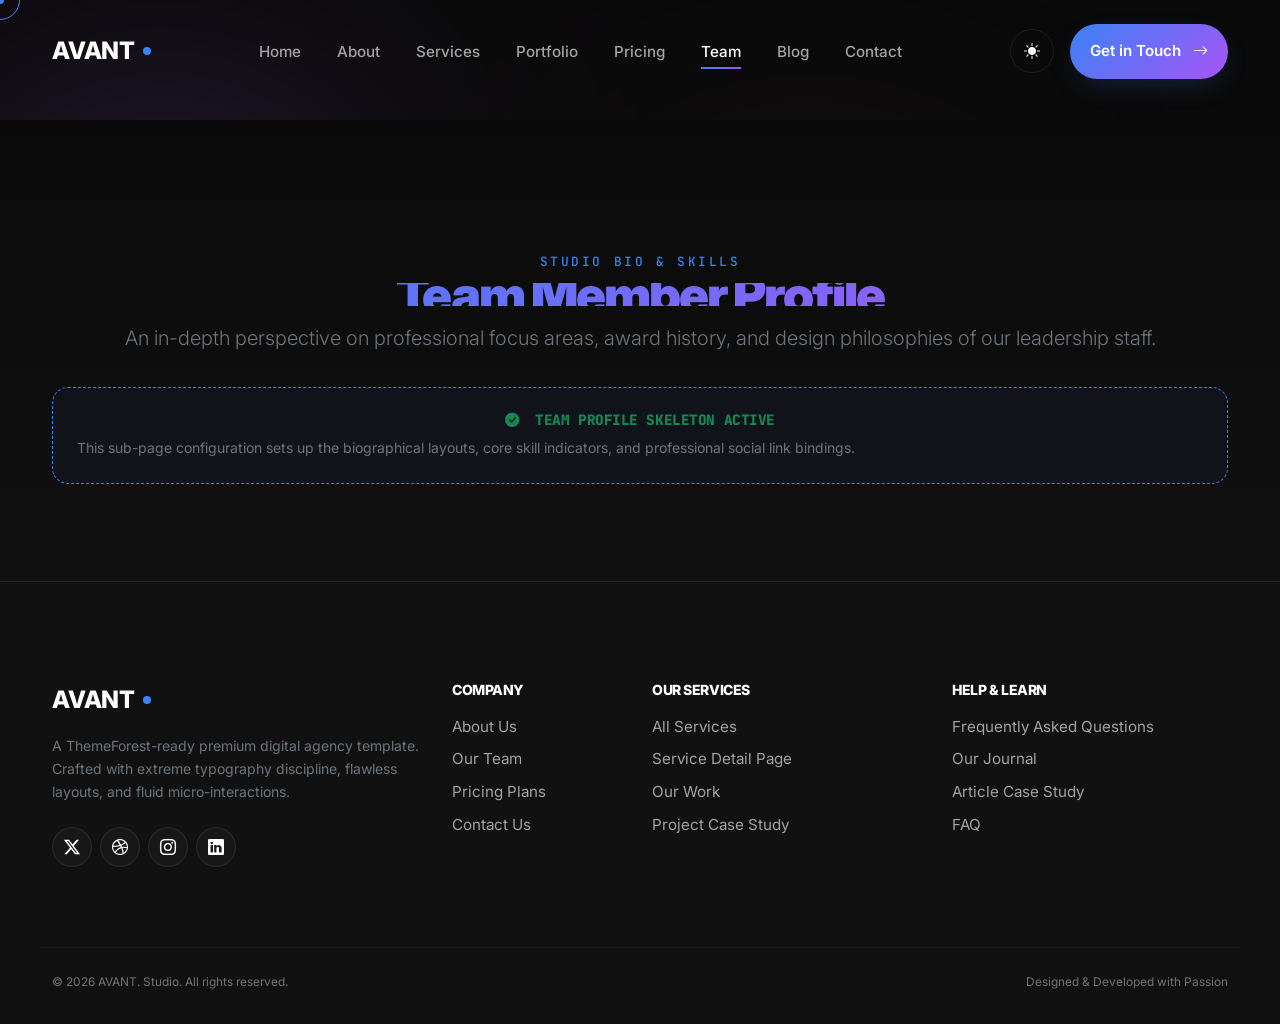
<file: team-details.html>
<!DOCTYPE html>
<html lang="en">
<head>
  <meta charset="UTF-8">
  <meta name="viewport" content="width=device-width, initial-scale=1.0">
  <title>Team Member Spotlight - AVANT. Studio</title>
  
  <link href="https://cdn.jsdelivr.net/npm/bootstrap@5.3.3/dist/css/bootstrap.min.css" rel="stylesheet">
  <link rel="stylesheet" href="https://cdn.jsdelivr.net/npm/bootstrap-icons@1.11.3/font/bootstrap-icons.min.css">
  <link href="https://cdn.jsdelivr.net/npm/aos@2.3.4/dist/aos.css" rel="stylesheet">
  <link rel="stylesheet" href="./assets/css/style.css">
  <link rel="stylesheet" href="./assets/css/responsive.css">

  <script>
    (function () {
      const savedTheme = localStorage.getItem("agency-theme");
      document.documentElement.setAttribute("data-theme", savedTheme || "dark");
    })();
  </script>
</head>
<body>

  <!-- HEADER -->
  <header class="main-header">
    <div class="container d-flex align-items-center justify-content-between">
      <a href="index.html" class="logo-link">AVANT<span class="logo-dot"></span></a>
      <nav class="d-none d-lg-block">
        <ul class="nav-links-container">
          <li><a href="index.html" class="nav-link-item">Home</a></li>
          <li><a href="about.html" class="nav-link-item">About</a></li>
          <li><a href="services.html" class="nav-link-item">Services</a></li>
          <li><a href="portfolio.html" class="nav-link-item">Portfolio</a></li>
          <li><a href="pricing.html" class="nav-link-item">Pricing</a></li>
          <li><a href="team.html" class="nav-link-item active">Team</a></li>
           
          <li><a href="blog.html" class="nav-link-item">Blog</a></li>
          <li><a href="contact.html" class="nav-link-item">Contact</a></li>
        </ul>
      </nav>
      <div class="d-flex align-items-center gap-3">
        <div class="magnetic-wrap">
          <button class="theme-toggle-btn" aria-label="Toggle theme mode">
            <i class="bi bi-sun-fill theme-toggle-icon theme-toggle-icon-sun"></i>
            <i class="bi bi-moon-stars-fill theme-toggle-icon theme-toggle-icon-moon"></i>
          </button>
        </div>
        <a href="contact.html" class="btn-premium btn-premium-solid header-action-btn d-none d-sm-inline-flex">
          Get in Touch <i class="bi bi-arrow-right"></i>
        </a>
        <button class="mobile-nav-toggle" aria-label="Open mobile menu"><i class="bi bi-list"></i></button>
      </div>
    </div>
  </header>

  <!-- MOBILE DRAWER -->
  <div class="drawer-overlay"></div>
  <div class="mobile-drawer">
    <button class="mobile-drawer-close" aria-label="Close mobile menu"><i class="bi bi-x-lg"></i></button>
    <div class="mobile-drawer-nav">
      <a href="index.html" class="mobile-drawer-nav-link">Home</a>
      <a href="about.html" class="mobile-drawer-nav-link">About Us</a>
      <a href="services.html" class="mobile-drawer-nav-link">Our Services</a>
      <a href="portfolio.html" class="mobile-drawer-nav-link">Creative Portfolio</a>
      <a href="pricing.html" class="mobile-drawer-nav-link">Plans & Pricing</a>
      <a href="team.html" class="mobile-drawer-nav-link active">Our Team</a>
      <a href="faq.html" class="mobile-drawer-nav-link">FAQ</a>
      <a href="blog.html" class="mobile-drawer-nav-link">Articles & News</a>
      <a href="contact.html" class="mobile-drawer-nav-link">Contact Us</a>
    </div>
    <div class="mobile-drawer-footer">
      <p class="mb-3 small">Let's build something exceptional together.</p>
      <a href="contact.html" class="btn-premium btn-premium-solid w-100 py-3">Get in Touch <i class="bi bi-arrow-right"></i></a>
    </div>
  </div>

  <!-- CONTENT WRAPPER -->
  <div class="page-shell-wrapper">
    <div class="ambient-bg-lights">
      <div class="floating-blob blob-2"></div>
      <div class="floating-blob blob-3"></div>
    </div>

    <section class="shell-hero-section text-center" data-parallax-container>
      <div class="container py-5">
        <span class="text-kicker" data-aos="fade-down" data-parallax-factor="0.02">Studio Bio & Skills</span>
        <h1 class="h1-hero text-gradient-primary mb-3" data-aos="fade-up" data-parallax-factor="0.04">Team Member Profile</h1>
        <p class="lead text-secondary max-w-2xl mx-auto mb-4" data-aos="fade-up" data-aos-delay="100">
          An in-depth perspective on professional focus areas, award history, and design philosophies of our leadership staff.
        </p>

        <div class="setup-indicator-banner max-w-2xl mx-auto" data-aos="fade-up" data-aos-delay="200">
          <h5 class="font-mono text-uppercase tracking-wider mb-2 text-success" style="font-size: 0.9rem;">
            <i class="bi bi-check-circle-fill me-2"></i> Team Profile Skeleton Active
          </h5>
          <p class="mb-0 small text-secondary text-start">
            This sub-page configuration sets up the biographical layouts, core skill indicators, and professional social link bindings.
          </p>
        </div>
      </div>
    </section>
  </div>

  <!-- FOOTER -->
  <footer class="main-footer">
    <div class="container">
      <div class="row g-4">
        <div class="col-lg-4 col-md-6">
          <a href="index.html" class="logo-link mb-3">AVANT<span class="logo-dot"></span></a>
          <p class="text-secondary small mb-4">A ThemeForest-ready premium digital agency template. Crafted with extreme typography discipline, flawless layouts, and fluid micro-interactions.</p>
          <div class="d-flex gap-2">
            <a href="https://x.com/avantstudio" target="_blank" rel="noopener noreferrer" class="footer-social-link"><i class="bi bi-twitter-x"></i></a>
            <a href="https://dribbble.com/avantstudio" target="_blank" rel="noopener noreferrer" class="footer-social-link"><i class="bi bi-dribbble"></i></a>
            <a href="https://instagram.com/avantstudio" target="_blank" rel="noopener noreferrer" class="footer-social-link"><i class="bi bi-instagram"></i></a>
            <a href="https://linkedin.com/company/avantstudio" target="_blank" rel="noopener noreferrer" class="footer-social-link"><i class="bi bi-linkedin"></i></a>
          </div>
        </div>
        <div class="col-lg-2 col-md-6">
          <h5 class="mb-3 small text-uppercase tracking-wider">Company</h5>
          <ul class="list-unstyled d-flex flex-column gap-2">
            <li><a href="about.html" class="footer-link-item">About Us</a></li>
            <li><a href="team.html" class="footer-link-item">Our Team</a></li>
            <li><a href="pricing.html" class="footer-link-item">Pricing Plans</a></li>
            <li><a href="contact.html" class="footer-link-item">Contact Us</a></li>
          </ul>
        </div>
        <div class="col-lg-3 col-md-6">
          <h5 class="mb-3 small text-uppercase tracking-wider">Our Services</h5>
          <ul class="list-unstyled d-flex flex-column gap-2">
            <li><a href="services.html" class="footer-link-item">All Services</a></li>
            <li><a href="service-details.html" class="footer-link-item">Service Detail Page</a></li>
            <li><a href="portfolio.html" class="footer-link-item">Our Work</a></li>
            <li><a href="portfolio-details.html" class="footer-link-item">Project Case Study</a></li>
          </ul>
        </div>
        <div class="col-lg-3 col-md-6">
          <h5 class="mb-3 small text-uppercase tracking-wider">Help & Learn</h5>
          <ul class="list-unstyled d-flex flex-column gap-2">
            <li><a href="faq.html" class="footer-link-item">Frequently Asked Questions</a></li>
            <li><a href="blog.html" class="footer-link-item">Our Journal</a></li>
            <li><a href="blog-details.html" class="footer-link-item">Article Case Study</a></li>
            <li><a href="faq.html" class="footer-link-item">FAQ</a></li>
          </ul>
        </div>
      </div>
      <div class="row footer-copyright align-items-center">
        <div class="col-md-6 text-center text-md-start mb-2 mb-md-0">
          <p class="mb-0 small text-muted">&copy; <span id="copyright-year"></span> AVANT. Studio. All rights reserved.</p>
        </div>
        <div class="col-md-6 text-center text-md-end">
          <p class="mb-0 small text-muted">Designed & Developed with Passion</p>
        </div>
      </div>
    </div>
  </footer>

  <script src="https://cdn.jsdelivr.net/npm/bootstrap@5.3.3/dist/js/bootstrap.bundle.min.js"></script>
  <script src="https://cdn.jsdelivr.net/npm/aos@2.3.4/dist/aos.js"></script>
  <script src="./assets/js/main.js"></script>
</body>
</html>
</file>
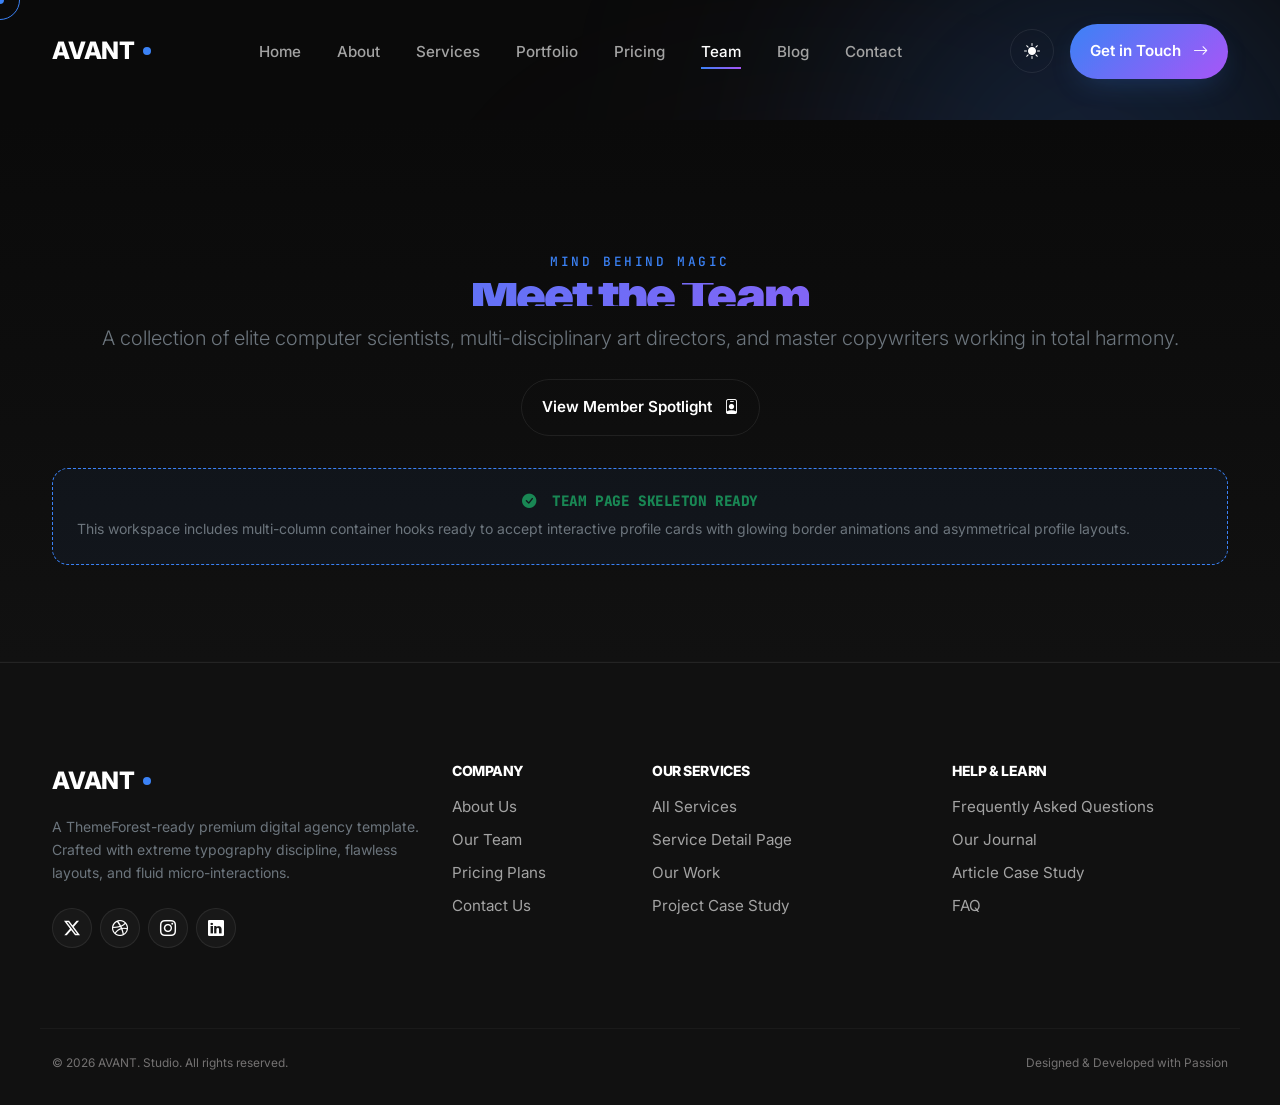
<file: team.html>
<!DOCTYPE html>
<html lang="en">
<head>
  <meta charset="UTF-8">
  <meta name="viewport" content="width=device-width, initial-scale=1.0">
  <title>Our Team - AVANT. Studio</title>
  
  <link href="https://cdn.jsdelivr.net/npm/bootstrap@5.3.3/dist/css/bootstrap.min.css" rel="stylesheet">
  <link rel="stylesheet" href="https://cdn.jsdelivr.net/npm/bootstrap-icons@1.11.3/font/bootstrap-icons.min.css">
  <link href="https://cdn.jsdelivr.net/npm/aos@2.3.4/dist/aos.css" rel="stylesheet">
  <link rel="stylesheet" href="./assets/css/style.css">
  <link rel="stylesheet" href="./assets/css/responsive.css">

  <script>
    (function () {
      const savedTheme = localStorage.getItem("agency-theme");
      document.documentElement.setAttribute("data-theme", savedTheme || "dark");
    })();
  </script>
</head>
<body>

  <!-- HEADER -->
  <header class="main-header">
    <div class="container d-flex align-items-center justify-content-between">
      <a href="index.html" class="logo-link">AVANT<span class="logo-dot"></span></a>
      <nav class="d-none d-lg-block">
        <ul class="nav-links-container">
          <li><a href="index.html" class="nav-link-item">Home</a></li>
          <li><a href="about.html" class="nav-link-item">About</a></li>
          <li><a href="services.html" class="nav-link-item">Services</a></li>
          <li><a href="portfolio.html" class="nav-link-item">Portfolio</a></li>
          <li><a href="pricing.html" class="nav-link-item">Pricing</a></li>
          <li><a href="team.html" class="nav-link-item active">Team</a></li>
           
          <li><a href="blog.html" class="nav-link-item">Blog</a></li>
          <li><a href="contact.html" class="nav-link-item">Contact</a></li>
        </ul>
      </nav>
      <div class="d-flex align-items-center gap-3">
        <div class="magnetic-wrap">
          <button class="theme-toggle-btn" aria-label="Toggle theme mode">
            <i class="bi bi-sun-fill theme-toggle-icon theme-toggle-icon-sun"></i>
            <i class="bi bi-moon-stars-fill theme-toggle-icon theme-toggle-icon-moon"></i>
          </button>
        </div>
        <a href="contact.html" class="btn-premium btn-premium-solid header-action-btn d-none d-sm-inline-flex">
          Get in Touch <i class="bi bi-arrow-right"></i>
        </a>
        <button class="mobile-nav-toggle" aria-label="Open mobile menu"><i class="bi bi-list"></i></button>
      </div>
    </div>
  </header>

  <!-- MOBILE DRAWER -->
  <div class="drawer-overlay"></div>
  <div class="mobile-drawer">
    <button class="mobile-drawer-close" aria-label="Close mobile menu"><i class="bi bi-x-lg"></i></button>
    <div class="mobile-drawer-nav">
      <a href="index.html" class="mobile-drawer-nav-link">Home</a>
      <a href="about.html" class="mobile-drawer-nav-link">About Us</a>
      <a href="services.html" class="mobile-drawer-nav-link">Our Services</a>
      <a href="portfolio.html" class="mobile-drawer-nav-link">Creative Portfolio</a>
      <a href="pricing.html" class="mobile-drawer-nav-link">Plans & Pricing</a>
      <a href="team.html" class="mobile-drawer-nav-link active">Our Team</a>
      <a href="faq.html" class="mobile-drawer-nav-link">FAQ</a>
      <a href="blog.html" class="mobile-drawer-nav-link">Articles & News</a>
      <a href="contact.html" class="mobile-drawer-nav-link">Contact Us</a>
    </div>
    <div class="mobile-drawer-footer">
      <p class="mb-3 small">Let's build something exceptional together.</p>
      <a href="contact.html" class="btn-premium btn-premium-solid w-100 py-3">Get in Touch <i class="bi bi-arrow-right"></i></a>
    </div>
  </div>

  <!-- CONTENT WRAPPER -->
  <div class="page-shell-wrapper">
    <div class="ambient-bg-lights">
      <div class="floating-blob blob-1"></div>
      <div class="floating-blob blob-3"></div>
    </div>

    <section class="shell-hero-section text-center" data-parallax-container>
      <div class="container py-5">
        <span class="text-kicker" data-aos="fade-down" data-parallax-factor="0.02">Mind behind magic</span>
        <h1 class="h1-hero text-gradient-primary mb-3" data-aos="fade-up" data-parallax-factor="0.04">Meet the Team</h1>
        <p class="lead text-secondary max-w-2xl mx-auto mb-4" data-aos="fade-up" data-aos-delay="100">
          A collection of elite computer scientists, multi-disciplinary art directors, and master copywriters working in total harmony.
        </p>
        
        <div class="d-flex justify-content-center gap-3 mb-4" data-aos="fade-up" data-aos-delay="150">
          <a href="team-details.html" class="btn-premium btn-premium-outline">
            View Member Spotlight <i class="bi bi-person-badge"></i>
          </a>
        </div>

        <div class="setup-indicator-banner max-w-2xl mx-auto" data-aos="fade-up" data-aos-delay="200">
          <h5 class="font-mono text-uppercase tracking-wider mb-2 text-success" style="font-size: 0.9rem;">
            <i class="bi bi-check-circle-fill me-2"></i> Team Page Skeleton Ready
          </h5>
          <p class="mb-0 small text-secondary text-start">
            This workspace includes multi-column container hooks ready to accept interactive profile cards with glowing border animations and asymmetrical profile layouts.
          </p>
        </div>
      </div>
    </section>
  </div>

  <!-- FOOTER -->
  <footer class="main-footer">
    <div class="container">
      <div class="row g-4">
        <div class="col-lg-4 col-md-6">
          <a href="index.html" class="logo-link mb-3">AVANT<span class="logo-dot"></span></a>
          <p class="text-secondary small mb-4">A ThemeForest-ready premium digital agency template. Crafted with extreme typography discipline, flawless layouts, and fluid micro-interactions.</p>
          <div class="d-flex gap-2">
            <a href="https://x.com/avantstudio" target="_blank" rel="noopener noreferrer" class="footer-social-link"><i class="bi bi-twitter-x"></i></a>
            <a href="https://dribbble.com/avantstudio" target="_blank" rel="noopener noreferrer" class="footer-social-link"><i class="bi bi-dribbble"></i></a>
            <a href="https://instagram.com/avantstudio" target="_blank" rel="noopener noreferrer" class="footer-social-link"><i class="bi bi-instagram"></i></a>
            <a href="https://linkedin.com/company/avantstudio" target="_blank" rel="noopener noreferrer" class="footer-social-link"><i class="bi bi-linkedin"></i></a>
          </div>
        </div>
        <div class="col-lg-2 col-md-6">
          <h5 class="mb-3 small text-uppercase tracking-wider">Company</h5>
          <ul class="list-unstyled d-flex flex-column gap-2">
            <li><a href="about.html" class="footer-link-item">About Us</a></li>
            <li><a href="team.html" class="footer-link-item">Our Team</a></li>
            <li><a href="pricing.html" class="footer-link-item">Pricing Plans</a></li>
            <li><a href="contact.html" class="footer-link-item">Contact Us</a></li>
          </ul>
        </div>
        <div class="col-lg-3 col-md-6">
          <h5 class="mb-3 small text-uppercase tracking-wider">Our Services</h5>
          <ul class="list-unstyled d-flex flex-column gap-2">
            <li><a href="services.html" class="footer-link-item">All Services</a></li>
            <li><a href="service-details.html" class="footer-link-item">Service Detail Page</a></li>
            <li><a href="portfolio.html" class="footer-link-item">Our Work</a></li>
            <li><a href="portfolio-details.html" class="footer-link-item">Project Case Study</a></li>
          </ul>
        </div>
        <div class="col-lg-3 col-md-6">
          <h5 class="mb-3 small text-uppercase tracking-wider">Help & Learn</h5>
          <ul class="list-unstyled d-flex flex-column gap-2">
            <li><a href="faq.html" class="footer-link-item">Frequently Asked Questions</a></li>
            <li><a href="blog.html" class="footer-link-item">Our Journal</a></li>
            <li><a href="blog-details.html" class="footer-link-item">Article Case Study</a></li>
            <li><a href="faq.html" class="footer-link-item">FAQ</a></li>
          </ul>
        </div>
      </div>
      <div class="row footer-copyright align-items-center">
        <div class="col-md-6 text-center text-md-start mb-2 mb-md-0">
          <p class="mb-0 small text-muted">&copy; <span id="copyright-year"></span> AVANT. Studio. All rights reserved.</p>
        </div>
        <div class="col-md-6 text-center text-md-end">
          <p class="mb-0 small text-muted">Designed & Developed with Passion</p>
        </div>
      </div>
    </div>
  </footer>

  <script src="https://cdn.jsdelivr.net/npm/bootstrap@5.3.3/dist/js/bootstrap.bundle.min.js"></script>
  <script src="https://cdn.jsdelivr.net/npm/aos@2.3.4/dist/aos.js"></script>
  <script src="./assets/js/main.js"></script>
</body>
</html>
</file>
<file: assets/css/style.css>
/* 
 * ===================================================================
 * PREMIUM DIGITAL AGENCY HTML TEMPLATE - CORE STYLE SHEET
 * Inspired by modern premium agencies.
 * ===================================================================
 */

@import url('https://fonts.googleapis.com/css2?family=Inter:wght@300;400;500;600;700;800;900&family=JetBrains+Mono:wght@400;500&display=swap');

/* ===================================================================
   1. THEME SYSTEM & CUSTOM PROPERTIES
   =================================================================== */
:root {
  /* Fonts */
  --font-primary: 'Inter', sans-serif;
  --font-display: 'Inter', sans-serif;
  --font-mono: 'JetBrains Mono', monospace;

  /* Spacing */
  --space-unit: 1rem;
  --space-xs: calc(var(--space-unit) * 0.5);
  --space-sm: calc(var(--space-unit) * 0.75);
  --space-md: var(--space-unit);
  --space-lg: calc(var(--space-unit) * 1.5);
  --space-xl: calc(var(--space-unit) * 2);
  --space-2xl: calc(var(--space-unit) * 3);
  --space-3xl: calc(var(--space-unit) * 5);

  /* Colors - Sleek Light Theme (Alabaster & Royal Blue/Purple) */
  --bg-primary: #fafafc;
  --bg-secondary: #f1f1f4;
  --bg-card: #ffffff;
  --bg-glass: rgba(250, 250, 252, 0.75);
  --bg-glass-hover: rgba(255, 255, 255, 0.9);
  
  --text-primary: #0f0f12;
  --text-secondary: #4b5563;
  --text-muted: #8e8e93;
  --text-contrast: #ffffff;
  
  --accent-primary: #2563eb;       /* Sleek Cobalt Blue */
  --accent-primary-rgb: 37, 99, 235;
  --accent-secondary: #8b5cf6;     /* Sleek Purple */
  --accent-secondary-rgb: 139, 92, 246;
  --accent-glow: rgba(37, 99, 235, 0.05);
  
  --border-color: rgba(15, 15, 18, 0.08);
  --border-color-light: rgba(15, 15, 18, 0.04);
  
  /* Shadows & Blurs */
  --shadow-sm: 0 2px 8px -2px rgba(15, 15, 18, 0.04);
  --shadow-md: 0 12px 24px -6px rgba(15, 15, 18, 0.06);
  --shadow-lg: 0 24px 48px -12px rgba(15, 15, 18, 0.1);
  --shadow-glow: 0 0 20px rgba(37, 99, 235, 0.15);
  --blur-amount: 16px;
  --transition-speed: 0.4s;
  --transition-cubic: cubic-bezier(0.16, 1, 0.3, 1);
}

[data-theme="dark"] {
  /* Colors - Sleek Dark Theme (Obsidian & Vivid Neon Blue/Purple) */
  --bg-primary: #0a0a0a;
  --bg-secondary: #111111;
  --bg-card: rgba(255, 255, 255, 0.03);
  --bg-glass: rgba(10, 10, 10, 0.75);
  --bg-glass-hover: rgba(18, 18, 18, 0.9);
  
  --text-primary: #ffffff;
  --text-secondary: #a3a3a3;
  --text-muted: #747272;
  --text-contrast: #ffffff;
  
  --accent-primary: #3b82f6;       /* Radiant Neon Blue */
  --accent-primary-rgb: 59, 130, 246;
  --accent-secondary: #a855f7;     /* Vibrant Violet Purple */
  --accent-secondary-rgb: 168, 85, 247;
  --accent-glow: rgba(59, 130, 246, 0.12);
  
  --border-color: rgba(255, 255, 255, 0.08);
  --border-color-light: rgba(255, 255, 255, 0.04);
  
  --shadow-sm: 0 2px 8px -2px rgba(0, 0, 0, 0.4);
  --shadow-md: 0 12px 32px -6px rgba(0, 0, 0, 0.6);
  --shadow-lg: 0 24px 64px -12px rgba(0, 0, 0, 0.8);
  --shadow-glow: 0 0 25px rgba(59, 130, 246, 0.25);
}

/* ===================================================================
   2. GLOBAL RESET & UTILITIES
   =================================================================== */
* {
  box-sizing: border-box;
  margin: 0;
  padding: 0;
}

body {
  font-family: var(--font-primary);
  background-color: var(--bg-primary);
  color: var(--text-primary);
  overflow-x: hidden;
  transition: background-color var(--transition-speed) var(--transition-cubic), 
              color var(--transition-speed) var(--transition-cubic);
  -webkit-font-smoothing: antialiased;
  -moz-osx-font-smoothing: grayscale;
}

/* Custom Scrollbar */
::-webkit-scrollbar {
  width: 10px;
}
::-webkit-scrollbar-track {
  background: var(--bg-secondary);
}
::-webkit-scrollbar-thumb {
  background: var(--border-color);
  border-radius: 5px;
  border: 2px solid var(--bg-secondary);
}
::-webkit-scrollbar-thumb:hover {
  background: var(--accent-primary);
}
.text-muted{
  color: var(--text-muted) !important;
}
/* Selection Highlight */
::selection {
  background-color: rgba(var(--accent-primary-rgb), 0.2);
  color: var(--text-primary);
}

/* Custom Interactive Cursor (Default is hidden on desktops to show customized experience) */
@media (min-width: 992px) {
  body {
    cursor: none;
  }
  a, button, select, input, textarea, [role="button"] {
    cursor: none;
  }
}

.custom-cursor {
  position: fixed;
  top: 0;
  left: 0;
  width: 8px;
  height: 8px;
  background-color: var(--accent-primary);
  border-radius: 50%;
  pointer-events: none;
  z-index: 10000;
  transform: translate(-50%, -50%);
  transition: width 0.2s, height 0.2s, background-color 0.2s;
}

.custom-cursor-follower {
  position: fixed;
  top: 0;
  left: 0;
  width: 40px;
  height: 40px;
  border: 1px solid var(--accent-primary);
  border-radius: 50%;
  pointer-events: none;
  z-index: 9999;
  transform: translate(-50%, -50%);
  transition: transform 0.08s cubic-bezier(0.25, 1, 0.5, 1), 
              width 0.3s, height 0.3s, 
              background-color 0.3s, border-color 0.3s;
}

/* Cursor Hover States */
.cursor-hover .custom-cursor {
  width: 14px;
  height: 14px;
  background-color: var(--accent-secondary);
}

.cursor-hover .custom-cursor-follower {
  width: 56px;
  height: 56px;
  border-color: var(--accent-secondary);
  background-color: rgba(var(--accent-secondary-rgb), 0.05);
}

/* Glassmorphism Class */
.glass {
  background: var(--bg-glass);
  backdrop-filter: blur(var(--blur-amount));
  -webkit-backdrop-filter: blur(var(--blur-amount));
  border: 1px solid var(--border-color);
  box-shadow: var(--shadow-sm);
  transition: background var(--transition-speed) var(--transition-cubic),
              border-color var(--transition-speed) var(--transition-cubic);
}

.glass-hover:hover {
  background: var(--bg-glass-hover);
  border-color: rgba(var(--accent-primary-rgb), 0.3);
  box-shadow: var(--shadow-md);
}

/* Keyboard Navigation Focus Indicator */
*:focus-visible {
  outline: 2px solid var(--accent-primary);
  outline-offset: 4px;
}

/* ===================================================================
   3. TYPOGRAPHY SYSTEM
   =================================================================== */
h1, h2, h3, h4, h5, h6 {
  font-family: var(--font-display);
  font-weight: 800;
  line-height: 1.1;
  letter-spacing: -0.03em;
  color: var(--text-primary);
}

.h1-hero {
  font-size: clamp(2.5rem, 4vw, 6rem);
  font-weight: 900;
  letter-spacing: -0.04em;
  line-height: 0.45;
}

h1 { font-size: clamp(2.25rem, 4vw, 4rem); }
h2 { font-size: clamp(1.75rem, 3vw, 2.75rem); }
h3 { font-size: clamp(1.5rem, 2.5vw, 2rem); }
h4 { font-size: clamp(1.25rem, 2vw, 1.5rem); }

p {
  font-size: 1.05rem;
  line-height: 1.65;
  color: var(--text-secondary);
}

.lead-text {
  font-size: clamp(1.15rem, 2.5vw, 1.4rem);
  line-height: 1.6;
  font-weight: 400;
}

.font-mono {
  font-family: var(--font-mono);
}

/* Gradient text utility */
.text-gradient-primary {
  background: linear-gradient(135deg, var(--accent-primary), var(--accent-secondary));
  -webkit-background-clip: text;
  -webkit-text-fill-color: transparent;
  background-clip: text;
}

/* Subtitle Kicker styling */
.text-kicker {
  font-family: var(--font-mono);
  font-size: 0.8rem;
  text-transform: uppercase;
  letter-spacing: 0.2em;
  color: var(--accent-primary);
  display: inline-block;
  margin-bottom: var(--space-sm);
  font-weight: 500;
}

/* ===================================================================
   4. NAVIGATION & HEADER
   =================================================================== */
.main-header {
  position: fixed;
  top: 0;
  left: 0;
  width: 100%;
  z-index: 1000;
  padding: 1.5rem 0;
  transition: padding 0.3s var(--transition-cubic);
}

.main-header.scrolled {
  padding: 1rem 0;
  background: var(--bg-glass);
  backdrop-filter: blur(var(--blur-amount));
  -webkit-backdrop-filter: blur(var(--blur-amount));
  border-bottom: 1px solid var(--border-color);
  box-shadow: var(--shadow-sm);
}

.logo-link {
  font-family: var(--font-display);
  font-weight: 800;
  font-size: 1.5rem;
  letter-spacing: -0.01em;
  text-decoration: none;
  color: var(--text-primary);
  display: flex;
  align-items: center;
  gap: 0.5rem;
}

.logo-dot {
  width: 8px;
  height: 8px;
  background-color: var(--accent-primary);
  border-radius: 50%;
  display: inline-block;
  animation: pulse-dot 2s infinite alternate;
}

@keyframes pulse-dot {
  0% { transform: scale(1); box-shadow: 0 0 0 rgba(var(--accent-primary-rgb), 0); }
  100% { transform: scale(1.3); box-shadow: 0 0 10px var(--accent-primary); }
}

.nav-links-container {
  display: flex;
  align-items: center;
  gap: 2.25rem;
  list-style: none;
  margin: 0;
  padding: 0;
}

.nav-link-item {
  position: relative;
  font-family: var(--font-primary);
  font-weight: 500;
  font-size: 0.95rem;
  color: var(--text-secondary);
  text-decoration: none;
  transition: color 0.3s;
  padding: 0.5rem 0;
}

.nav-link-item:hover, .nav-link-item.active {
  color: var(--text-primary);
}

.nav-link-item::after {
  content: '';
  position: absolute;
  bottom: 0;
  left: 0;
  width: 0;
  height: 2px;
  background: linear-gradient(90deg, var(--accent-primary), var(--accent-secondary));
  transition: width 0.3s var(--transition-cubic);
}

.nav-link-item:hover::after, .nav-link-item.active::after {
  width: 100%;
}

/* Day/Night Theme Toggle */
.theme-toggle-btn {
  background: none;
  border: 1px solid var(--border-color);
  width: 44px;
  height: 44px;
  border-radius: 50%;
  display: flex;
  align-items: center;
  justify-content: center;
  color: var(--text-primary);
  transition: background-color 0.3s, border-color 0.3s;
  position: relative;
  overflow: hidden;
}

.theme-toggle-btn:hover {
  background-color: var(--bg-secondary);
  border-color: var(--accent-primary);
}

.theme-toggle-icon {
  position: absolute;
  transition: transform 0.5s var(--transition-cubic), opacity 0.3s;
}

/* Icon Switching States */
[data-theme="dark"] .theme-toggle-icon-sun {
  transform: translateY(0) rotate(0deg);
  opacity: 1;
}
[data-theme="dark"] .theme-toggle-icon-moon {
  transform: translateY(40px) rotate(90deg);
  opacity: 0;
}
.theme-toggle-icon-sun {
  transform: translateY(-40px) rotate(-90deg);
  opacity: 0;
}
.theme-toggle-icon-moon {
  transform: translateY(0) rotate(0deg);
  opacity: 1;
}

/* Contact Action Button Header */
.header-action-btn {
  padding: 0.75rem 1.5rem;
  border-radius: 50px;
  font-weight: 500;
  font-size: 0.9rem;
  text-decoration: none;
  transition: all 0.3s;
}

/* Mobile Nav Toggle */
.mobile-nav-toggle {
  display: none;
  background: none;
  border: none;
  color: var(--text-primary);
  font-size: 1.5rem;
  padding: 0.5rem;
}

@media (max-width: 991.98px) {
  .mobile-nav-toggle {
    display: flex;
    align-items: center;
    justify-content: center;
  }
  
  .nav-links-container {
    display: none; /* Managed by JS responsive drawer overlay */
  }
}

/* Overlay Navigation Drawer for Mobile */
.mobile-drawer {
  position: fixed;
  top: 0;
  right: -100%;
  width: 100%;
  max-width: 400px;
  height: 100vh;
  background: var(--bg-card);
  border-left: 1px solid var(--border-color);
  z-index: 1001;
  padding: 8rem 2.5rem 3rem 2.5rem;
  transition: right 0.5s var(--transition-cubic);
  display: flex;
  flex-direction: column;
  justify-content: space-between;
  box-shadow: var(--shadow-lg);
}

.mobile-drawer.open {
  right: 0;
}

.mobile-drawer-close {
  position: absolute;
  top: 2rem;
  right: 2.5rem;
  background: none;
  border: 1px solid var(--border-color);
  width: 44px;
  height: 44px;
  border-radius: 50%;
  display: flex;
  align-items: center;
  justify-content: center;
  color: var(--text-primary);
}

.mobile-drawer-nav {
  display: flex;
  flex-direction: column;
  gap: 1.75rem;
}

.mobile-drawer-nav-link {
  font-family: var(--font-display);
  font-size: 1.75rem;
  font-weight: 700;
  color: var(--text-primary);
  text-decoration: none;
  transition: color 0.3s;
  display: inline-block;
}

.mobile-drawer-nav-link:hover {
  color: var(--accent-primary);
  transform: translateX(8px);
}

.mobile-drawer-footer {
  border-top: 1px solid var(--border-color-light);
  padding-top: var(--space-lg);
}

.drawer-overlay {
  position: fixed;
  top: 0;
  left: 0;
  width: 100%;
  height: 100vh;
  background: rgba(0,0,0,0.4);
  z-index: 1000;
  opacity: 0;
  pointer-events: none;
  transition: opacity 0.5s;
  backdrop-filter: blur(4px);
}

.drawer-overlay.visible {
  opacity: 1;
  pointer-events: auto;
}

/* ===================================================================
   5. BUTTON SYSTEMS
   =================================================================== */
.btn-premium {
  position: relative;
  display: inline-flex;
  align-items: center;
  justify-content: center;
  gap: 0.75rem;
  font-family: var(--font-primary);
  font-weight: 600;
  font-size: 0.95rem;
  padding: 1rem 1.25rem;
  border-radius: 100px;
  border: none;
  text-decoration: none;
  z-index: 1;
  overflow: hidden;
  transition: transform 0.3s var(--transition-cubic), 
              box-shadow 0.3s var(--transition-cubic);
}

/* Solid Premium Button */
.btn-premium-solid {
  background: linear-gradient(135deg, var(--accent-primary), var(--accent-secondary));
  color: var(--text-contrast);
  box-shadow: 0 10px 30px -10px rgba(var(--accent-primary-rgb), 0.3);
}

.btn-premium-solid::before {
  content: '';
  position: absolute;
  top: 0;
  left: 0;
  width: 100%;
  height: 100%;
  background: linear-gradient(135deg, var(--accent-secondary), var(--accent-primary));
  opacity: 0;
  z-index: -1;
  transition: opacity 0.5s var(--transition-cubic);
}

.btn-premium-solid:hover {
  transform: translateY(-3px) scale(1.04);
  box-shadow: 0 15px 35px -8px rgba(var(--accent-primary-rgb), 0.45), var(--shadow-glow);
}

.btn-premium-solid:hover::before {
  opacity: 1;
}

/* Outline Premium Button */
.btn-premium-outline {
  background: transparent;
  color: var(--text-primary);
  border: 1px solid var(--border-color);
  transition: all 0.4s var(--transition-cubic);
}

.btn-premium-outline::before {
  content: '';
  position: absolute;
  top: 0;
  left: 0;
  width: 100%;
  height: 100%;
  background: linear-gradient(135deg, var(--accent-primary), var(--accent-secondary));
  z-index: -1;
  transform: scaleX(0);
  transform-origin: right;
  transition: transform 0.4s var(--transition-cubic);
}

.btn-premium-outline:hover {
  color: var(--text-contrast);
  border-color: transparent;
  transform: translateY(-3px) scale(1.04);
  box-shadow: 0 12px 28px -8px rgba(var(--accent-primary-rgb), 0.25);
}

.btn-premium-outline:hover::before {
  transform: scaleX(1);
  transform-origin: left;
}

/* Magnetic Button Wrap Class (Used for Magnetic Hover JS action) */
.magnetic-wrap {
  display: inline-block;
  transition: transform 0.2s cubic-bezier(0.25, 1, 0.5, 1);
}

/* Custom Ripple Effect Style */
.ripple {
  position: absolute;
  border-radius: 50%;
  transform: scale(0);
  background-color: rgba(255, 255, 255, 0.4);
  animation: ripple-animation 0.6s linear;
  pointer-events: none;
}

@keyframes ripple-animation {
  to {
    transform: scale(4);
    opacity: 0;
  }
}

/* ===================================================================
   6. CARD & ASYMMETRICAL CARD SYSTEMS
   =================================================================== */
.card-premium {
  background-color: var(--bg-card);
  border: 1px solid var(--border-color);
  border-radius: 32px;
  padding: var(--space-xl);
  box-shadow: var(--shadow-sm);
  transition: transform 0.5s var(--transition-cubic),
              box-shadow 0.5s var(--transition-cubic),
              border-color 0.5s var(--transition-cubic);
  position: relative;
  overflow: hidden;
}

.card-premium:hover {
  transform: translateY(-10px);
  box-shadow: var(--shadow-lg), var(--accent-glow) 0 0 40px;
  border-color: rgba(var(--accent-primary-rgb), 0.3);
}

/* Asymmetrical Rounded Premium Card */
.card-asymmetric {
  border-top-left-radius: 80px;
  border-bottom-right-radius: 80px;
  border-top-right-radius: 24px;
  border-bottom-left-radius: 24px;
}

.card-asymmetric-alt {
  border-top-left-radius: 24px;
  border-bottom-right-radius: 24px;
  border-top-right-radius: 80px;
  border-bottom-left-radius: 80px;
}

/* Glowing Border Card */
.card-glow-glow::before {
  content: '';
  position: absolute;
  top: 0;
  left: 0;
  right: 0;
  bottom: 0;
  border-radius: inherit;
  padding: 1.5px;
  background: linear-gradient(135deg, var(--accent-primary), transparent 40%, var(--accent-secondary));
  -webkit-mask: linear-gradient(#fff 0 0) content-box, linear-gradient(#fff 0 0);
  -webkit-mask-composite: xor;
  mask-composite: exclude;
  pointer-events: none;
  opacity: 0.5;
  transition: opacity 0.5s;
}

.card-glow-glow:hover::before {
  opacity: 1;
}

/* Service / Hover Arrow Icon */
.card-link-arrow {
  display: inline-flex;
  align-items: center;
  justify-content: center;
  width: 48px;
  height: 48px;
  border-radius: 50%;
  background: var(--bg-secondary);
  color: var(--text-primary);
  font-size: 1.15rem;
  transition: all 0.3s;
}

.card-premium:hover .card-link-arrow {
  background: var(--accent-primary);
  color: var(--text-contrast);
  transform: rotate(-45deg);
}

/* ===================================================================
   7. FORM SYSTEMS
   =================================================================== */
.form-group-premium {
  position: relative;
  margin-bottom: var(--space-lg);
}

.form-control-premium {
  width: 100%;
  background: var(--bg-secondary);
  border: 1px solid var(--border-color);
  border-radius: 14px;
  padding: 1.1rem 1.25rem;
  font-size: 1rem;
  color: var(--text-primary);
  transition: all 0.3s var(--transition-cubic);
}

.form-control-premium:focus {
  background: var(--bg-card);
  border-color: var(--accent-primary);
  outline: none;
  box-shadow: 0 0 0 4px rgba(var(--accent-primary-rgb), 0.1);
}

.form-label-premium {
  position: absolute;
  left: 1.25rem;
  top: 1.1rem;
  font-size: 1rem;
  color: var(--text-muted);
  pointer-events: none;
  transition: all 0.3s var(--transition-cubic);
}

/* Floating Label Behavior */
.form-control-premium:focus ~ .form-label-premium,
.form-control-premium:not(:placeholder-shown) ~ .form-label-premium {
  transform: translateY(-2.3rem) scale(0.85);
  left: 0.5rem;
  color: var(--accent-primary);
  font-weight: 500;
}

textarea.form-control-premium {
  min-height: 120px;
  resize: vertical;
}

/* ===================================================================
   8. VISUAL ANIMATIONS & DECORATIVE BLOCKS
   =================================================================== */
/* Floating Ambient Shapes */
.ambient-bg-lights {
  position: absolute;
  width: 100%;
  height: 100%;
  top: 0;
  left: 0;
  overflow: hidden;
  z-index: -2;
  pointer-events: none;
}

.floating-blob {
  position: absolute;
  border-radius: 50%;
  filter: blur(120px);
  opacity: 0.18;
  mix-blend-mode: screen;
  pointer-events: none;
  animation: float-shape 20s infinite alternate;
}

[data-theme="light"] .floating-blob {
  opacity: 0.08;
  mix-blend-mode: multiply;
}

.blob-1 {
  width: 500px;
  height: 500px;
  background-color: var(--accent-primary);
  top: -10%;
  right: -5%;
  animation-duration: 25s;
}

.blob-2 {
  width: 450px;
  height: 450px;
  background-color: var(--accent-secondary);
  bottom: 10%;
  left: -5%;
  animation-duration: 22s;
  animation-delay: -5s;
}

.blob-3 {
  width: 300px;
  height: 300px;
  background-color: #ec4899; /* Vibrant Pink */
  top: 40%;
  right: 25%;
  animation-duration: 18s;
  animation-delay: -8s;
}

@keyframes float-shape {
  0% { transform: translate(0, 0) rotate(0deg) scale(1); }
  33% { transform: translate(60px, -40px) rotate(120deg) scale(1.15); }
  66% { transform: translate(-40px, 50px) rotate(240deg) scale(0.9); }
  100% { transform: translate(0, 0) rotate(360deg) scale(1); }
}

/* Image Hover Zoom Container */
.img-zoom-container {
  overflow: hidden;
  border-radius: 20px;
  position: relative;
  background: var(--bg-secondary);
}

.img-zoom-container img {
  width: 100%;
  height: 100%;
  object-fit: cover;
  transition: transform 0.8s cubic-bezier(0.25, 1, 0.5, 1);
}

.img-zoom-container:hover img {
  transform: scale(1.08);
}

/* Animated Shimmer Overlay */
.shimmer-effect {
  position: relative;
  overflow: hidden;
}

.shimmer-effect::after {
  content: '';
  position: absolute;
  top: 0;
  left: -150%;
  width: 100%;
  height: 100%;
  background: linear-gradient(
    90deg,
    transparent,
    rgba(255, 255, 255, 0.08),
    transparent
  );
  transition: left 0.8s;
}

.shimmer-effect:hover::after {
  left: 150%;
}

/* ===================================================================
   9. SHARED FOOTER
   =================================================================== */
.main-footer {
  background-color: var(--bg-secondary);
  border-top: 1px solid var(--border-color);
  padding: 100px 0 var(--space-xl) 0;
  position: relative;
  z-index: 2;
  overflow: hidden;
}

.footer-col-title {
  font-family: var(--font-mono);
  font-size: 0.75rem;
  letter-spacing: 0.12em;
  text-transform: uppercase;
  color: var(--text-primary);
  font-weight: 700;
  position: relative;
}

.footer-col-title::after {
  content: "";
  position: absolute;
  bottom: -6px;
  left: 0;
  width: 24px;
  height: 2px;
  background: linear-gradient(90deg, var(--accent-primary), var(--accent-secondary));
  border-radius: 4px;
}

.footer-social-cluster {
  margin-top: 1.5rem;
}

.footer-social-link {
  display: inline-flex;
  align-items: center;
  justify-content: center;
  width: 40px;
  height: 40px;
  border-radius: 50%;
  background-color: var(--bg-card);
  border: 1px solid var(--border-color);
  color: var(--text-primary);
  text-decoration: none;
  transition: all 0.4s var(--transition-cubic);
}

.footer-social-link:hover {
  background: linear-gradient(135deg, var(--accent-primary), var(--accent-secondary));
  color: #fff;
  border-color: transparent;
  transform: translateY(-4px);
  box-shadow: var(--shadow-glow);
}

.footer-link-item {
  color: var(--text-secondary);
  text-decoration: none;
  font-size: 0.95rem;
  transition: all 0.3s var(--transition-cubic);
  display: inline-flex;
  align-items: center;
  position: relative;
}

.footer-link-text {
  position: relative;
}

.footer-link-text::after {
  content: "";
  position: absolute;
  width: 0%;
  height: 1px;
  bottom: -2px;
  left: 0;
  background-color: var(--accent-primary);
  transition: width 0.3s var(--transition-cubic);
}

.footer-link-item:hover .footer-link-text::after {
  width: 100%;
}

.footer-link-item:hover {
  color: var(--accent-primary);
  transform: translateX(4px);
}

.footer-copyright {
  border-top: 1px solid var(--border-color-light);
  padding-top: var(--space-lg);
  margin-top: var(--space-3xl);
  color: var(--text-muted);
  font-size: 0.85rem;
}

.text-secondary-hover {
  transition: color 0.3s;
  text-decoration: none;
}

.text-secondary-hover:hover {
  color: var(--accent-primary) !important;
}

.footer-newsletter {
  position: relative;
}

.footer-newsletter .form-control-premium {
  padding-right: 3rem !important;
  font-size: 0.8rem !important;
}

/* ===================================================================
   10. COMMON LAYOUT SHELL UTILITIES (Inner Header, etc.)
   =================================================================== */
.page-shell-wrapper {
  padding-top: 120px; /* Account for fixed navigation */
  position: relative;
  z-index: 1;
}

.shell-hero-section {
  padding: var(--space-3xl) 0 var(--space-2xl) 0;
  position: relative;
  border-bottom: 1px solid var(--border-color-light);
  background: linear-gradient(180deg, var(--bg-primary), var(--bg-secondary));
}

/* Quick Banner for Project Setup Indicator */
.setup-indicator-banner {
  background: rgba(var(--accent-primary-rgb), 0.05);
  border: 1px dashed var(--accent-primary);
  border-radius: 16px;
  padding: var(--space-lg);
  margin-top: var(--space-xl);
}

/* ===================================================================
   11. SLEEK THEME HEADER & HERO EXTENSIONS
   =================================================================== */

/* Search Trigger Button */
.search-trigger-btn {
  background: none;
  border: 1px solid var(--border-color);
  width: 44px;
  height: 44px;
  border-radius: 50%;
  display: flex;
  align-items: center;
  justify-content: center;
  color: var(--text-primary);
  transition: all 0.3s;
}
.search-trigger-btn:hover {
  background-color: var(--bg-secondary);
  border-color: var(--accent-primary);
  transform: scale(1.05);
}

/* Search Overlay Popup */
.search-overlay {
  position: fixed;
  top: 0;
  left: 0;
  width: 100%;
  height: 100%;
  background: rgba(10, 10, 12, 0.96);
  backdrop-filter: blur(20px);
  -webkit-backdrop-filter: blur(20px);
  z-index: 2000;
  display: flex;
  align-items: center;
  justify-content: center;
  opacity: 0;
  pointer-events: none;
  transition: opacity 0.5s var(--transition-cubic);
}
.search-overlay.open {
  opacity: 1;
  pointer-events: auto;
}
.search-overlay-close {
  position: absolute;
  top: 2rem;
  right: 2.5rem;
  background: none;
  border: 1px solid rgba(255, 255, 255, 0.2);
  width: 50px;
  height: 50px;
  border-radius: 50%;
  color: #fff;
  display: flex;
  align-items: center;
  justify-content: center;
  font-size: 1.25rem;
  transition: all 0.3s;
}
.search-overlay-close:hover {
  background-color: rgba(255, 255, 255, 0.1);
  border-color: #fff;
  transform: rotate(90deg);
}
.search-box-container {
  width: 90%;
  max-width: 650px;
}
.search-input-wrap {
  position: relative;
  border-bottom: 2px solid rgba(255, 255, 255, 0.1);
  display: flex;
  align-items: center;
  padding-bottom: 0.75rem;
  transition: border-color 0.3s;
}
.search-input-wrap:focus-within {
  border-color: var(--accent-primary);
}
.search-input {
  width: 100%;
  background: none;
  border: none;
  font-size: clamp(1.5rem, 4vw, 2.5rem);
  color: #fff;
  outline: none;
  padding: 0;
}
.search-input::placeholder {
  color: rgba(255, 255, 255, 0.35);
}
.search-submit-btn {
  background: none;
  border: none;
  color: rgba(255, 255, 255, 0.6);
  font-size: 1.75rem;
  padding: 0;
  transition: color 0.3s;
}
.search-submit-btn:hover {
  color: var(--accent-primary);
}
.search-suggestion-tag {
  display: inline-block;
  padding: 0.35rem 1rem;
  background: rgba(255, 255, 255, 0.05);
  border: 1px solid rgba(255, 255, 255, 0.1);
  border-radius: 50px;
  color: rgba(255, 255, 255, 0.7);
  text-decoration: none;
  font-size: 0.8rem;
  margin: 0.25rem;
  transition: all 0.3s;
}
.search-suggestion-tag:hover {
  background: var(--accent-primary);
  border-color: var(--accent-primary);
  color: #fff;
  transform: translateY(-2px);
}

/* Premium Hamburger Button */
.hamburger-btn {
  display: none;
  background: none;
  border: none;
  padding: 0.5rem;
  color: var(--text-primary);
  cursor: pointer;
  z-index: 1002;
  transition: transform 0.3s;
}
.hamburger-box {
  width: 24px;
  height: 18px;
  display: inline-block;
  position: relative;
}
.hamburger-inner,
.hamburger-inner::before,
.hamburger-inner::after {
  width: 24px;
  height: 2px;
  background-color: var(--text-primary);
  position: absolute;
  border-radius: 4px;
  transition: transform 0.2s var(--transition-cubic), background-color 0.2s var(--transition-cubic);
}
.hamburger-inner {
  top: 50%;
  transform: translateY(-50%);
}
.hamburger-inner::before {
  content: '';
  top: -7px;
}
.hamburger-inner::after {
  content: '';
  bottom: -7px;
}
body.drawer-open .hamburger-inner {
  background-color: transparent;
}
body.drawer-open .hamburger-inner::before {
  transform: translateY(7px) rotate(45deg);
  background-color: var(--text-primary);
}
body.drawer-open .hamburger-inner::after {
  transform: translateY(-7px) rotate(-45deg);
  background-color: var(--text-primary);
}

@media (max-width: 991.98px) {
  .hamburger-btn {
    display: flex;
    align-items: center;
    justify-content: center;
  }
}

/* World-class Premium Agency Hero */
.hero-premium-section {
  position: relative;
  min-height: 100vh;
  display: flex;
  align-items: center;
  padding: 140px 0 100px 0;
  overflow: hidden;
  z-index: 1;
  background-color: var(--bg-primary);
}

/* Background elements */
.grid-pattern {
  position: absolute;
  top: 0;
  left: 0;
  width: 100%;
  height: 100%;
  background-size: 60px 60px;
  background-image: 
    linear-gradient(to right, rgba(var(--accent-primary-rgb), 0.04) 1px, transparent 1px),
    linear-gradient(to bottom, rgba(var(--accent-primary-rgb), 0.04) 1px, transparent 1px);
  mask-image: radial-gradient(ellipse at center, black, transparent 85%);
  -webkit-mask-image: radial-gradient(ellipse at center, black, transparent 85%);
  z-index: -1;
}

.noise-overlay {
  position: absolute;
  top: 0;
  left: 0;
  width: 100%;
  height: 100%;
  background-image: url("data:image/svg+xml,%3Csvg viewBox='0 0 200 200' xmlns='http://www.w3.org/2000/svg'%3E%3Cfilter id='noiseFilter'%3E%3CfeTurbulence type='fractalNoise' baseFrequency='0.8' numOctaves='3' stitchTiles='stitch'/%3E%3C/filter%3E%3Crect width='100%25' height='100%25' filter='url(%23noiseFilter)' opacity='0.015'/%3E%3C/svg%3E");
  pointer-events: none;
  z-index: -1;
}

/* Small animated badge */
.badge-premium {
  display: inline-flex;
  align-items: center;
  gap: 0.75rem;
  padding: 0.5rem 1.25rem;
  background: var(--bg-glass);
  border: 1px solid var(--border-color);
  border-radius: 50px;
  backdrop-filter: blur(12px);
  -webkit-backdrop-filter: blur(12px);
  box-shadow: var(--shadow-sm);
  transition: all 0.3s var(--transition-cubic);
}
.badge-premium:hover {
  border-color: var(--accent-primary);
  box-shadow: var(--shadow-glow);
  transform: translateY(-2px);
}
.badge-pulse {
  width: 8px;
  height: 8px;
  background-color: #10b981; /* bright green */
  border-radius: 50%;
  position: relative;
}
.badge-pulse::after {
  content: '';
  position: absolute;
  top: 0;
  left: 0;
  width: 100%;
  height: 100%;
  border-radius: 50%;
  background-color: inherit;
  animation: pulse-badge-glow 1.5s infinite;
}
@keyframes pulse-badge-glow {
  0% { transform: scale(1); opacity: 1; }
  100% { transform: scale(2.5); opacity: 0; }
}
.badge-text {
  font-size: 0.75rem;
  font-weight: 600;
  letter-spacing: 0.15em;
  text-transform: uppercase;
  color: var(--text-primary);
}

/* Word Reveal Animations */
.reveal-word {
  padding: 13px 0;
  height: 46px;
  display: block;
  opacity: 0;
  transform: translateY(35px) skewY(2deg);
  animation: reveal-word-anim 0.8s var(--transition-cubic) forwards;
}
.reveal-word-delay-1 { animation-delay: 0.2s; }
.reveal-word-delay-2 { animation-delay: 0.4s; }
.reveal-word-delay-3 { animation-delay: 0.6s; }

@keyframes reveal-word-anim {
  to {
    opacity: 1;
    transform: translateY(0) skewY(0deg);
  }
}

.text-gradient-alt {
  background: linear-gradient(135deg, var(--accent-secondary), #ec4899);
  -webkit-text-fill-color: transparent;
  background-clip: text;
  -webkit-background-clip: text;
}

.lead-hero {
  font-size: clamp(1.1rem, 2vw, 1.25rem);
  line-height: 1.65;
  font-weight: 400;
  color: var(--text-secondary);
}

/* Hero primary and secondary ctas */
.btn-hero-cta {
  padding: 1.1rem 2.25rem;
  font-size: 1.05rem;
  font-weight: 600;
}
.btn-arrow-wrap {
  display: inline-block;
  transition: transform 0.3s;
}
.btn-premium-solid:hover .btn-arrow-wrap {
  transform: translateX(5px);
}

/* Hero Right Side Composition */
.hero-image-composition {
  position: relative;
  width: 100%;
  height: 520px;
  display: flex;
  align-items: center;
  justify-content: center;
}

.composition-glow {
  position: absolute;
  width: 350px;
  height: 350px;
  background: radial-gradient(circle, rgba(var(--accent-primary-rgb), 0.25) 0%, transparent 70%);
  border-radius: 50%;
  filter: blur(40px);
  z-index: 1;
  pointer-events: none;
}

.layered-container {
  position: relative;
  width: 100%;
  height: 100%;
}

.layer-item {
  position: absolute;
  transition: transform 0.4s var(--transition-cubic), box-shadow 0.4s;
  will-change: transform;
}

/* Main Image Card */
.main-concept-card {
  top: 10%;
  left: 10%;
  width: 75%;
  z-index: 3;
}
.card-glass-frame {
  background: rgba(255, 255, 255, 0.02);
  border: 1px solid rgba(255, 255, 255, 0.08);
  border-radius: 28px;
  padding: 6px;
  box-shadow: var(--shadow-lg), 0 30px 60px -15px rgba(0, 0, 0, 0.3);
  overflow: hidden;
  backdrop-filter: blur(10px);
  -webkit-backdrop-filter: blur(10px);
}
.frame-header {
  display: flex;
  align-items: center;
  gap: 6px;
  padding: 12px 18px;
  background: rgba(255, 255, 255, 0.03);
  border-bottom: 1px solid rgba(255, 255, 255, 0.05);
  border-top-left-radius: 22px;
  border-top-right-radius: 22px;
}
.frame-header .dot {
  width: 10px;
  height: 10px;
  border-radius: 50%;
}
.frame-header .dot.red { background-color: #ff5f56; }
.frame-header .dot.yellow { background-color: #ffbd2e; }
.frame-header .dot.green { background-color: #27c93f; }
.frame-title {
  margin-left: auto;
  font-size: 0.7rem;
  letter-spacing: 0.05em;
  opacity: 0.4;
  color: #fff;
}
.main-concept-card img {
  width: 100%;
  height: 300px;
  object-fit: cover;
  border-bottom-left-radius: 22px;
  border-bottom-right-radius: 22px;
}

/* Mini Growth Card */
.floating-card-growth {
  bottom: 8%;
  left: 0%;
  width: 220px;
  background: var(--bg-glass);
  border: 1px solid var(--border-color);
  backdrop-filter: blur(var(--blur-amount));
  -webkit-backdrop-filter: blur(var(--blur-amount));
  z-index: 6;
  border-radius: 24px;
  padding: 1.25rem;
  box-shadow: var(--shadow-md), 0 15px 30px rgba(0,0,0,0.1);
}
.badge-growth-status {
  font-size: 0.7rem;
  font-weight: 700;
  padding: 0.25rem 0.6rem;
  background: rgba(16, 185, 129, 0.1);
  color: #10b981;
  border-radius: 50px;
}

/* Active Projects Widget */
.floating-card-projects {
  top: 15%;
  right: 0%;
  width: 250px;
  background: var(--bg-glass);
  border: 1px solid var(--border-color);
  backdrop-filter: blur(var(--blur-amount));
  -webkit-backdrop-filter: blur(var(--blur-amount));
  z-index: 5;
  border-radius: 24px;
  padding: 1.25rem;
  box-shadow: var(--shadow-md), 0 15px 30px rgba(0,0,0,0.1);
}
.project-avatar-group {
  display: flex;
  align-items: center;
  position: relative;
}
.project-avatar-group img {
  width: 32px;
  height: 32px;
  border-radius: 50%;
  border: 2px solid var(--bg-card);
  object-fit: cover;
  margin-left: -8px;
}
.project-avatar-group img:first-child {
  margin-left: 0;
}

/* Notification Widget */
.floating-card-notification {
  bottom: -4%;
  right: 8%;
  width: 290px;
  background: var(--bg-glass);
  border: 1px solid var(--border-color);
  backdrop-filter: blur(var(--blur-amount));
  -webkit-backdrop-filter: blur(var(--blur-amount));
  z-index: 7;
  border-radius: 20px;
  padding: 1rem 1.25rem;
  box-shadow: var(--shadow-lg), 0 20px 40px rgba(0,0,0,0.12);
}
.noti-icon-container {
  width: 38px;
  height: 38px;
  border-radius: 50%;
  background: rgba(16, 185, 129, 0.1);
  display: flex;
  align-items: center;
  justify-content: center;
  font-size: 1.25rem;
}
.pulse-dot-green {
  width: 10px;
  height: 10px;
  background-color: #10b981;
  border-radius: 50%;
  position: relative;
}
.pulse-dot-green::after {
  content: '';
  position: absolute;
  top: 0;
  left: 0;
  width: 100%;
  height: 100%;
  border-radius: 50%;
  background-color: inherit;
  animation: pulse-badge-glow 1.8s infinite;
}

/* Mini Dashboard image overlapping card */
.floating-card-dashboard {
  top: -6%;
  left: 8%;
  width: 170px;
  z-index: 2;
  transform: rotate(-4deg);
  border-radius: 16px;
  overflow: hidden;
  box-shadow: var(--shadow-sm);
}

/* Progress bar container utilities */
.progress-bar-container {
  width: 100%;
  height: 6px;
  background: rgba(var(--accent-primary-rgb), 0.1);
  border-radius: 10px;
  overflow: hidden;
}
.progress-bar-fill {
  height: 100%;
  background: linear-gradient(90deg, var(--accent-primary), var(--accent-secondary));
  border-radius: 10px;
}

/* Scroll indicator */
.scroll-indicator {
  position: absolute;
  bottom: 2rem;
  left: 50%;
  transform: translateX(-50%);
  display: flex;
  flex-direction: column;
  align-items: center;
  gap: 0.6rem;
  z-index: 10;
  transition: opacity 0.3s;
}
.scroll-label {
  font-size: 0.65rem;
  font-weight: 500;
  letter-spacing: 0.25em;
  color: var(--text-muted);
}
.scroll-mouse {
  width: 24px;
  height: 40px;
  border: 2px solid var(--border-color);
  border-radius: 20px;
  position: relative;
  background: var(--bg-glass);
}
.scroll-wheel {
  width: 4px;
  height: 8px;
  background-color: var(--accent-primary);
  border-radius: 2px;
  position: absolute;
  top: 6px;
  left: 50%;
  transform: translateX(-50%);
  animation: scroll-wheel-anim 1.5s infinite;
}

/* Trust Indicators Hero elements */
.trust-divider {
  width: 1px;
  height: 45px;
  background-color: var(--border-color);
}
.avatar-stack {
  display: flex;
  align-items: center;
}
.avatar-stack img {
  width: 36px;
  height: 36px;
  border-radius: 50%;
  border: 2px solid var(--bg-card);
  object-fit: cover;
  margin-left: -10px;
}
.avatar-stack img:first-child {
  margin-left: 0;
}

/* Overlapping compositional hover effects */
.layer-item[data-tilt]:hover {
  z-index: 15 !important;
}

/* Extra utility styles for text sizes */
.text-2xs {
  font-size: 0.72rem;
}
.text-3xs {
  font-size: 0.65rem;
}

/* ===================================================================
   12. CLIENT LOGO MARQUEE SECTION
   =================================================================== */
.client-logos-section {
  padding: 80px 0;
  background-color: var(--bg-primary);
  border-top: 1px solid var(--border-color-light);
  border-bottom: 1px solid var(--border-color-light);
  overflow: hidden;
  position: relative;
  z-index: 2;
}

.marquee-wrapper {
  position: relative;
  width: 100%;
  display: flex;
  overflow: hidden;
  user-select: none;
  mask-image: linear-gradient(to right, transparent, black 15%, black 85%, transparent);
  -webkit-mask-image: linear-gradient(to right, transparent, black 15%, black 85%, transparent);
}

.marquee-track {
  display: flex;
  align-items: center;
  gap: 3rem;
  width: max-content;
  animation: marquee-scroll 45s linear infinite;
  padding: 10px 0;
}

.marquee-wrapper:hover .marquee-track {
  animation-play-state: paused;
}

.marquee-logo-card {
  display: flex;
  align-items: center;
  gap: 0.75rem;
  background: var(--bg-glass);
  border: 1px solid var(--border-color);
  padding: 0.75rem 1.75rem;
  border-radius: 100px;
  box-shadow: var(--shadow-sm);
  transition: all 0.4s var(--transition-cubic);
  cursor: pointer;
  opacity: 0.65;
}

.marquee-logo-card svg {
  width: 20px;
  height: 20px;
  fill: currentColor;
  color: var(--text-secondary);
  transition: all 0.4s var(--transition-cubic);
}

.marquee-logo-card span {
  font-family: var(--font-display);
  font-weight: 700;
  font-size: 0.85rem;
  letter-spacing: 0.12em;
  color: var(--text-secondary);
  transition: all 0.4s var(--transition-cubic);
}

.marquee-logo-card:hover {
  opacity: 1;
  border-color: var(--accent-primary);
  box-shadow: var(--shadow-glow);
  transform: translateY(-3px) scale(1.05);
  background-color: rgba(var(--accent-primary-rgb), 0.05);
}

.marquee-logo-card:hover svg {
  color: var(--accent-primary);
}

.marquee-logo-card:hover span {
  color: var(--text-primary);
}

@keyframes marquee-scroll {
  0% {
    transform: translate3d(0, 0, 0);
  }
  100% {
    transform: translate3d(-50%, 0, 0);
  }
}

/* ===================================================================
   13. ABOUT AGENCY PREVIEW SECTION
   =================================================================== */
.about-preview-section {
  padding: 120px 0;
  background-color: var(--bg-secondary);
  position: relative;
  overflow: hidden;
  z-index: 1;
}

.about-layered-wrapper {
  position: relative;
  width: 100%;
  height: 580px;
  display: flex;
  align-items: center;
  justify-content: center;
}

.about-main-image {
  position: absolute;
  top: 10%;
  left: 5%;
  width: 70%;
  height: 70%;
  z-index: 2;
  overflow: hidden;
  border-radius: 32px;
  box-shadow: var(--shadow-lg), 0 30px 60px rgba(0, 0, 0, 0.15);
  border: 1px solid var(--border-color);
}

.about-main-image img {
  width: 100%;
  height: 100%;
  object-fit: cover;
  transition: transform 0.8s var(--transition-cubic);
}

.about-main-image:hover img {
  transform: scale(1.08);
}

.about-secondary-image {
  position: absolute;
  bottom: 8%;
  right: 5%;
  width: 45%;
  height: 45%;
  z-index: 4;
  overflow: hidden;
  border-radius: 24px;
  box-shadow: var(--shadow-lg), 0 20px 40px rgba(0, 0, 0, 0.2);
  border: 1px solid var(--border-color);
}

.about-secondary-image img {
  width: 100%;
  height: 100%;
  object-fit: cover;
  transition: transform 0.8s var(--transition-cubic);
}

.about-secondary-image:hover img {
  transform: scale(1.08);
}

/* Floating Widgets inside About Left Side */
.about-badge-experience {
  position: absolute;
  top: 5%;
  right: 12%;
  background: linear-gradient(135deg, var(--accent-primary), var(--accent-secondary));
  padding: 1rem 1.5rem;
  border-radius: 20px;
  color: #fff;
  z-index: 5;
  box-shadow: var(--shadow-glow);
  text-align: center;
  animation: float-slow-about 4s ease-in-out infinite alternate;
}

.about-card-awards {
  position: absolute;
  bottom: 12%;
  left: 0%;
  background: var(--bg-glass);
  border: 1px solid var(--border-color);
  backdrop-filter: blur(15px);
  -webkit-backdrop-filter: blur(15px);
  padding: 0.85rem 1.25rem;
  border-radius: 20px;
  z-index: 5;
  box-shadow: var(--shadow-md), 0 10px 30px rgba(0,0,0,0.1);
  display: flex;
  align-items: center;
  gap: 0.75rem;
  animation: float-slow-about 5s ease-in-out infinite alternate-reverse;
}

.about-card-metrics {
  position: absolute;
  top: 45%;
  left: -2%;
  background: var(--bg-glass);
  border: 1px solid var(--border-color);
  backdrop-filter: blur(15px);
  -webkit-backdrop-filter: blur(15px);
  padding: 0.85rem 1.25rem;
  border-radius: 20px;
  z-index: 5;
  box-shadow: var(--shadow-md), 0 10px 30px rgba(0,0,0,0.1);
  display: flex;
  align-items: center;
  gap: 0.75rem;
  animation: float-slow-about 6s ease-in-out infinite alternate;
}

@keyframes float-slow-about {
  0% { transform: translateY(0); }
  100% { transform: translateY(-12px); }
}

/* Highlight Cards in Right Column */
.highlight-grid {
  display: grid;
  grid-template-columns: repeat(2, 1fr);
  gap: 1.25rem;
  margin-top: 2rem;
}

.highlight-card {
  background: var(--bg-glass);
  border: 1px solid var(--border-color);
  padding: 1.5rem;
  border-radius: 24px;
  box-shadow: var(--shadow-sm);
  transition: all 0.4s var(--transition-cubic);
}

.highlight-card:hover {
  border-color: var(--accent-primary);
  background-color: var(--bg-card);
  box-shadow: var(--shadow-glow);
  transform: translateY(-5px);
}

.highlight-icon-container {
  width: 44px;
  height: 44px;
  border-radius: 12px;
  background: rgba(var(--accent-primary-rgb), 0.08);
  color: var(--accent-primary);
  display: flex;
  align-items: center;
  justify-content: center;
  font-size: 1.2rem;
  margin-bottom: 1rem;
  transition: all 0.3s;
}

.highlight-card:hover .highlight-icon-container {
  background: var(--accent-primary);
  color: #fff;
  transform: scale(1.1);
}

/* Showreel ripple button style */
.btn-showreel-wrap {
  display: inline-flex;
  align-items: center;
  gap: 0.75rem;
  text-decoration: none;
  color: var(--text-primary);
  font-weight: 600;
  font-size: 0.95rem;
  position: relative;
  cursor: pointer;
}

.btn-showreel-play {
  width: 50px;
  height: 50px;
  border-radius: 50%;
  background: var(--accent-primary);
  color: #fff;
  display: flex;
  align-items: center;
  justify-content: center;
  font-size: 1.1rem;
  position: relative;
  transition: all 0.3s;
}

.btn-showreel-play::after,
.btn-showreel-play::before {
  content: '';
  position: absolute;
  top: 0;
  left: 0;
  width: 100%;
  height: 100%;
  border-radius: 50%;
  background: var(--accent-primary);
  opacity: 0.4;
  z-index: -1;
  animation: ripple-pulse 2s cubic-bezier(0.1, 0, 0, 1) infinite;
}

.btn-showreel-play::before {
  animation-delay: 0.6s;
}

@keyframes ripple-pulse {
  0% {
    transform: scale(1);
    opacity: 0.4;
  }
  100% {
    transform: scale(2.2);
    opacity: 0;
  }
}

.btn-showreel-wrap:hover .btn-showreel-play {
  transform: scale(1.1);
  background-color: var(--accent-secondary);
  box-shadow: var(--shadow-glow);
}

.btn-showreel-wrap:hover span {
  color: var(--accent-primary);
}

/* ----------------------------------
   ABOUT STATISTICS SECTION (Animated Counters)
   ---------------------------------- */
.stats-section {
  padding: 80px 0;
  background-color: var(--bg-primary);
  border-top: 1px solid var(--border-color-light);
  border-bottom: 1px solid var(--border-color-light);
  position: relative;
  z-index: 2;
}

.stat-box {
  text-align: center;
  padding: 1.5rem;
}

.stat-counter-number {
  font-size: clamp(2.5rem, 5vw, 4rem);
  font-weight: 800;
  font-family: var(--font-display);
  line-height: 1;
  margin-bottom: 0.5rem;
  color: var(--text-primary);
}

.stat-counter-label {
  font-family: var(--font-sans);
  font-size: 0.8rem;
  text-transform: uppercase;
  letter-spacing: 0.15em;
  color: var(--text-muted);
  font-weight: 600;
}

/* ===================================================================
   14. SERVICES PREVIEW SECTION
   =================================================================== */
.services-preview-section {
  padding: 120px 0;
  background-color: var(--bg-primary);
  position: relative;
  z-index: 1;
  overflow: hidden;
}

/* Ambient glows in Services section background */
.services-ambient-blur-1 {
  position: absolute;
  top: 10%;
  right: -10%;
  width: 450px;
  height: 450px;
  background: radial-gradient(circle, rgba(var(--accent-primary-rgb), 0.1) 0%, transparent 70%);
  border-radius: 50%;
  filter: blur(50px);
  z-index: -1;
  pointer-events: none;
}

.services-ambient-blur-2 {
  position: absolute;
  bottom: -5%;
  left: -10%;
  width: 500px;
  height: 500px;
  background: radial-gradient(circle, rgba(var(--accent-secondary-rgb), 0.08) 0%, transparent 70%);
  border-radius: 50%;
  filter: blur(60px);
  z-index: -1;
  pointer-events: none;
}

.services-grid {
  display: grid;
  grid-template-columns: repeat(3, 1fr);
  gap: 2rem;
  margin-top: 4rem;
}

.service-card {
  background: var(--bg-glass);
  border: 1px solid var(--border-color);
  border-radius: 28px;
  padding: 3rem 2rem;
  position: relative;
  overflow: hidden;
  box-shadow: var(--shadow-sm);
  transition: all 0.5s var(--transition-cubic);
  display: flex;
  flex-direction: column;
  z-index: 1;
}

/* Spotlight Hover Effect */
.service-card::before {
  content: '';
  position: absolute;
  top: 0;
  left: 0;
  width: 100%;
  height: 100%;
  background: radial-gradient(
    350px circle at var(--mouse-x, 50%) var(--mouse-y, 50%),
    rgba(var(--accent-primary-rgb), 0.12),
    transparent 80%
  );
  z-index: -1;
  pointer-events: none;
  opacity: 0;
  transition: opacity 0.5s ease;
}

.service-card:hover::before {
  opacity: 1;
}

/* Gradient boundary line on hover */
.service-card::after {
  content: '';
  position: absolute;
  inset: 0;
  border-radius: inherit;
  padding: 1.5px; /* Border thickness */
  background: linear-gradient(135deg, var(--accent-primary), var(--accent-secondary), transparent, transparent);
  -webkit-mask: linear-gradient(#fff 0 0) content-box, linear-gradient(#fff 0 0);
  -webkit-mask-composite: xor;
          mask-composite: exclude;
  z-index: 2;
  opacity: 0;
  transition: opacity 0.5s ease;
  pointer-events: none;
}

.service-card:hover::after {
  opacity: 1;
}

.service-card:hover {
  transform: translateY(-8px);
  box-shadow: var(--shadow-lg), 0 15px 35px rgba(0, 0, 0, 0.15);
  border-color: transparent; /* Rely on gradient after border */
  background-color: var(--bg-card);
}

.service-card-icon-container {
  width: 60px;
  height: 60px;
  border-radius: 16px;
  background: rgba(var(--accent-primary-rgb), 0.08);
  color: var(--accent-primary);
  display: flex;
  align-items: center;
  justify-content: center;
  font-size: 1.75rem;
  margin-bottom: 2rem;
  transition: all 0.4s var(--transition-cubic);
  position: relative;
}

.service-card-icon-container::after {
  content: '';
  position: absolute;
  width: 100%;
  height: 100%;
  border-radius: inherit;
  background: var(--accent-primary);
  opacity: 0;
  transform: scale(0.8);
  transition: all 0.4s var(--transition-cubic);
  z-index: -1;
}

.service-card:hover .service-card-icon-container {
  color: #fff;
  transform: scale(1.05) rotate(5deg);
}

.service-card:hover .service-card-icon-container::after {
  opacity: 1;
  transform: scale(1);
}

.service-card-title {
  font-family: var(--font-display);
  font-size: 1.35rem;
  font-weight: 700;
  margin-bottom: 1rem;
  color: var(--text-primary);
}

.service-card-desc {
  font-size: 0.92rem;
  line-height: 1.6;
  color: var(--text-secondary);
  margin-bottom: 2rem;
  flex-grow: 1;
}

.service-card-footer {
  display: flex;
  align-items: center;
  justify-content: space-between;
}

.service-card-link {
  font-family: var(--font-mono);
  font-size: 0.75rem;
  font-weight: 600;
  text-transform: uppercase;
  letter-spacing: 0.15em;
  color: var(--text-primary);
  text-decoration: none;
  display: inline-flex;
  align-items: center;
  gap: 0.5rem;
  transition: all 0.3s;
}

.service-card-arrow {
  width: 32px;
  height: 32px;
  border-radius: 50%;
  background: var(--border-color);
  color: var(--text-primary);
  display: flex;
  align-items: center;
  justify-content: center;
  font-size: 0.95rem;
  transition: all 0.3s;
}

.service-card:hover .service-card-arrow {
  background: var(--accent-primary);
  color: #fff;
  transform: translateX(4px);
}

.service-card:hover .service-card-link {
  color: var(--accent-primary);
}

/* ===================================================================
   15. FEATURED PORTFOLIO SECTION
   =================================================================== */
.portfolio-preview-section {
  padding: 120px 0;
  background-color: var(--bg-secondary);
  position: relative;
  z-index: 1;
  overflow: hidden;
}

/* Ambient glows in Portfolio section background */
.portfolio-ambient-glow {
  position: absolute;
  top: 30%;
  left: 5%;
  width: 450px;
  height: 450px;
  background: radial-gradient(circle, rgba(var(--accent-secondary-rgb), 0.08) 0%, transparent 70%);
  border-radius: 50%;
  filter: blur(50px);
  z-index: -1;
  pointer-events: none;
}

.portfolio-grid {
  display: grid;
  grid-template-columns: repeat(2, 1fr);
  gap: 6rem 4rem;
  margin-top: 5rem;
  position: relative;
}

.portfolio-col {
  position: relative;
}

@media (min-width: 992px) {
  /* Offset the even columns for a staggered premium masonry layout */
  .portfolio-grid .portfolio-col:nth-child(even) {
    margin-top: 80px;
  }
}

.portfolio-item {
  position: relative;
  border-radius: 28px;
  overflow: visible;
  transition: all 0.5s var(--transition-cubic);
}

.portfolio-card-link {
  text-decoration: none;
  display: block;
}

.portfolio-image-wrapper {
  position: relative;
  border-radius: 28px;
  overflow: hidden;
  box-shadow: var(--shadow-md);
  border: 1px solid var(--border-color);
  background-color: var(--bg-primary);
  aspect-ratio: 4 / 3;
  transition: all 0.5s var(--transition-cubic);
}

/* Varying heights for different types of cards in grid */
.portfolio-col:nth-child(2) .portfolio-image-wrapper,
.portfolio-col:nth-child(5) .portfolio-image-wrapper {
  aspect-ratio: 3 / 2;
}

.portfolio-col:nth-child(3) .portfolio-image-wrapper,
.portfolio-col:nth-child(6) .portfolio-image-wrapper {
  aspect-ratio: 16 / 10;
}

.portfolio-img {
  width: 100%;
  height: 100%;
  object-fit: cover;
  transition: transform 0.8s var(--transition-cubic);
}

.portfolio-number {
  position: absolute;
  top: 1.5rem;
  right: 1.5rem;
  font-family: var(--font-mono);
  font-size: 0.85rem;
  font-weight: 500;
  color: rgba(255, 255, 255, 0.5);
  background: rgba(15, 15, 18, 0.4);
  backdrop-filter: blur(8px);
  -webkit-backdrop-filter: blur(8px);
  padding: 0.35rem 0.75rem;
  border-radius: 100px;
  border: 1px solid rgba(255, 255, 255, 0.1);
  z-index: 5;
  transition: all 0.4s var(--transition-cubic);
}

.portfolio-hover-overlay {
  position: absolute;
  inset: 0;
  background: linear-gradient(to top, rgba(15, 15, 18, 0.95) 0%, rgba(15, 15, 18, 0.4) 50%, transparent 100%);
  opacity: 0;
  z-index: 2;
  transition: opacity 0.5s var(--transition-cubic);
}

/* Glass card inside image overlay on hover */
.portfolio-hover-details {
  position: absolute;
  bottom: 1.5rem;
  left: 1.5rem;
  right: 1.5rem;
  background: rgba(255, 255, 255, 0.08);
  border: 1px solid rgba(255, 255, 255, 0.12);
  backdrop-filter: blur(20px);
  -webkit-backdrop-filter: blur(20px);
  border-radius: 20px;
  padding: 1.5rem;
  z-index: 3;
  transform: translateY(20px);
  opacity: 0;
  transition: all 0.5s var(--transition-cubic);
  box-shadow: 0 15px 35px rgba(0, 0, 0, 0.3);
}

.portfolio-item:hover .portfolio-hover-overlay {
  opacity: 1;
}

.portfolio-item:hover .portfolio-hover-details {
  transform: translateY(0);
  opacity: 1;
}

.portfolio-item:hover .portfolio-img {
  transform: scale(1.08);
}

.portfolio-item:hover .portfolio-image-wrapper {
  box-shadow: var(--shadow-lg), var(--shadow-glow);
  border-color: rgba(var(--accent-primary-rgb), 0.3);
}

.portfolio-item:hover .portfolio-number {
  color: #fff;
  border-color: var(--accent-primary);
  background: var(--accent-primary);
}

/* Text styles inside the hover details */
.portfolio-hover-category {
  font-family: var(--font-mono);
  font-size: 0.65rem;
  text-transform: uppercase;
  letter-spacing: 0.15em;
  color: var(--accent-primary);
  font-weight: 600;
  display: block;
  margin-bottom: 0.5rem;
}

.portfolio-hover-title {
  font-family: var(--font-display);
  font-size: 1.25rem;
  font-weight: 700;
  color: #ffffff;
  margin-bottom: 0.5rem;
}

.portfolio-hover-desc {
  font-size: 0.8rem;
  color: rgba(255, 255, 255, 0.7);
  line-height: 1.5;
  margin-bottom: 1rem;
}

.portfolio-hover-footer {
  display: flex;
  align-items: center;
  justify-content: space-between;
}

.portfolio-hover-link {
  font-family: var(--font-mono);
  font-size: 0.7rem;
  text-transform: uppercase;
  letter-spacing: 0.1em;
  color: #ffffff;
  font-weight: 600;
  display: flex;
  align-items: center;
  gap: 0.4rem;
}

.portfolio-hover-arrow {
  width: 28px;
  height: 28px;
  border-radius: 50%;
  background: rgba(255, 255, 255, 0.1);
  border: 1px solid rgba(255, 255, 255, 0.15);
  color: #ffffff;
  display: flex;
  align-items: center;
  justify-content: center;
  font-size: 0.8rem;
  transition: all 0.3s var(--transition-cubic);
}

.portfolio-item:hover .portfolio-hover-arrow {
  background: var(--accent-primary);
  border-color: var(--accent-primary);
  transform: rotate(45deg);
}

/* Standard Meta context (displayed below the image) */
.portfolio-meta {
  margin-top: 1.5rem;
  padding: 0 0.5rem;
  transition: all 0.3s;
}

.portfolio-meta-category {
  font-family: var(--font-mono);
  font-size: 0.75rem;
  text-transform: uppercase;
  letter-spacing: 0.15em;
  color: var(--accent-primary);
  font-weight: 600;
  display: block;
  margin-bottom: 0.5rem;
}

.portfolio-meta-title {
  font-family: var(--font-display);
  font-size: 1.4rem;
  font-weight: 700;
  color: var(--text-primary);
  margin-bottom: 0.5rem;
  transition: color 0.3s;
}

.portfolio-item:hover .portfolio-meta-title {
  color: var(--accent-primary);
}

.portfolio-meta-desc {
  font-size: 0.9rem;
  color: var(--text-secondary);
  line-height: 1.6;
}

/* Mouse Follow Cursor Preview Container */
.portfolio-cursor-preview {
  position: fixed;
  top: 0;
  left: 0;
  width: 220px;
  height: 280px;
  border-radius: 20px;
  pointer-events: none;
  z-index: 9999;
  opacity: 0;
  transform: translate3d(0, 0, 0) scale(0.8) translate(-50%, -50%);
  transform-origin: center center;
  background-size: cover;
  background-position: center;
  border: 1px solid rgba(255, 255, 255, 0.2);
  box-shadow: 0 30px 60px rgba(0, 0, 0, 0.35);
  transition: opacity 0.3s var(--transition-cubic);
  will-change: transform, opacity;
}

.portfolio-cursor-preview.visible {
  opacity: 1;
}

/* ===================================================================
   16. WORK PROCESS SECTION
   =================================================================== */
.work-process-section {
  padding: 120px 0;
  background-color: var(--bg-primary);
  position: relative;
  z-index: 1;
  overflow: hidden;
}

/* Process Timeline Line */
.process-timeline-wrapper {
  position: relative;
  margin-top: 5rem;
}

.process-timeline-line {
  position: absolute;
  top: 70px; /* Centered with process icon heights */
  left: 12.5%;
  right: 12.5%;
  height: 2px;
  background: var(--border-color);
  z-index: 1;
}

.process-timeline-progress {
  width: 100%;
  height: 100%;
  background: linear-gradient(to right, var(--accent-primary), var(--accent-secondary));
  transform: scaleX(0);
  transform-origin: left center;
  transition: transform 0.1s ease-out;
}

.process-card {
  background: var(--bg-glass);
  border: 1px solid var(--border-color);
  border-radius: 28px;
  padding: 3rem 2rem;
  text-align: center;
  position: relative;
  z-index: 2;
  transition: all 0.5s var(--transition-cubic);
  box-shadow: var(--shadow-sm);
  height: 100%;
}

.process-card:hover {
  transform: translateY(-10px);
  background-color: var(--bg-card);
  border-color: rgba(var(--accent-primary-rgb), 0.3);
  box-shadow: var(--shadow-lg), var(--shadow-glow);
}

.process-number-wrap {
  position: absolute;
  top: 1.5rem;
  right: 1.5rem;
  font-family: var(--font-display);
  font-size: 3rem;
  font-weight: 900;
  line-height: 1;
  color: var(--text-primary);
  opacity: 0.08;
  transition: opacity 0.4s var(--transition-cubic), transform 0.4s var(--transition-cubic);
  pointer-events: none;
}

.process-card:hover .process-number-wrap {
  opacity: 0.2;
  transform: scale(1.1) translateY(-4px);
}

.process-icon-container {
  width: 76px;
  height: 76px;
  border-radius: 50%;
  background: rgba(var(--accent-primary-rgb), 0.06);
  color: var(--accent-primary);
  display: flex;
  align-items: center;
  justify-content: center;
  font-size: 2rem;
  margin: 0 auto 2rem auto;
  position: relative;
  z-index: 3;
  border: 1px solid var(--border-color);
  transition: all 0.5s var(--transition-cubic);
}

.process-icon-container::after {
  content: '';
  position: absolute;
  width: 100%;
  height: 100%;
  border-radius: inherit;
  background: linear-gradient(135deg, var(--accent-primary), var(--accent-secondary));
  opacity: 0;
  transform: scale(0.8);
  transition: all 0.5s var(--transition-cubic);
  z-index: -1;
}

.process-card:hover .process-icon-container {
  color: #fff;
  border-color: transparent;
  transform: scale(1.08) rotate(15deg);
  box-shadow: var(--shadow-glow);
}

.process-card:hover .process-icon-container::after {
  opacity: 1;
  transform: scale(1);
}

.process-card-title {
  font-family: var(--font-display);
  font-size: 1.35rem;
  font-weight: 700;
  margin-bottom: 1rem;
  color: var(--text-primary);
}

.process-card-desc {
  font-size: 0.9rem;
  line-height: 1.6;
  color: var(--text-secondary);
  margin-bottom: 0;
}

/* ===================================================================
   17. WHY CHOOSE US SECTION
   =================================================================== */
.why-choose-section {
  padding: 120px 0;
  background-color: var(--bg-secondary);
  position: relative;
  z-index: 1;
  overflow: hidden;
}

/* Float Animation */
@keyframes floatUpAndDown {
  0%, 100% {
    transform: translateY(0);
  }
  50% {
    transform: translateY(-12px);
  }
}

@keyframes floatDownAndUp {
  0%, 100% {
    transform: translateY(0);
  }
  50% {
    transform: translateY(12px);
  }
}

.why-choose-composition {
  position: relative;
  width: 100%;
  height: 520px;
  display: flex;
  align-items: center;
  justify-content: center;
}

.composition-glow {
  position: absolute;
  top: 50%;
  left: 50%;
  transform: translate(-50%, -50%);
  width: 380px;
  height: 380px;
  background: radial-gradient(circle, rgba(var(--accent-primary-rgb), 0.12) 0%, transparent 70%);
  filter: blur(40px);
  z-index: 1;
  pointer-events: none;
}

.composition-image-card {
  width: 78%;
  height: auto;
  aspect-ratio: 4/3;
  border-radius: 28px;
  overflow: hidden;
  border: 1px solid var(--border-color);
  box-shadow: var(--shadow-lg);
  z-index: 2;
  position: relative;
  background-color: var(--bg-primary);
  transition: all 0.5s var(--transition-cubic);
}

.composition-image-card img {
  width: 100%;
  height: 100%;
  object-fit: cover;
  transition: transform 0.8s var(--transition-cubic);
}

.composition-image-card:hover img {
  transform: scale(1.04);
}

/* Floating Glass Cards */
.floating-dashboard-card {
  position: absolute;
  top: 12%;
  right: -2%;
  width: 210px;
  background: var(--bg-glass);
  border: 1px solid rgba(255, 255, 255, 0.12);
  backdrop-filter: blur(24px);
  -webkit-backdrop-filter: blur(24px);
  box-shadow: 0 20px 40px rgba(0, 0, 0, 0.18);
  border-radius: 20px;
  padding: 1.25rem;
  z-index: 3;
  animation: floatUpAndDown 6s ease-in-out infinite;
}

.floating-success-card {
  position: absolute;
  bottom: 12%;
  left: -2%;
  width: 190px;
  background: var(--bg-glass);
  border: 1px solid rgba(255, 255, 255, 0.12);
  backdrop-filter: blur(24px);
  -webkit-backdrop-filter: blur(24px);
  box-shadow: 0 20px 40px rgba(0, 0, 0, 0.18);
  border-radius: 20px;
  padding: 1rem 1.25rem;
  z-index: 3;
  animation: floatDownAndUp 7s ease-in-out infinite;
}

.floating-card-metric {
  font-family: var(--font-display);
  font-weight: 800;
  font-size: 1.5rem;
  line-height: 1.2;
}

.floating-card-bar-chart {
  display: flex;
  align-items: flex-end;
  gap: 4px;
  height: 32px;
  margin-top: 8px;
}

.floating-card-bar {
  flex: 1;
  background: rgba(var(--accent-primary-rgb), 0.15);
  border-radius: 100px;
  height: 10%;
  transition: height 0.5s;
}

.floating-card-bar.active {
  background: linear-gradient(to top, var(--accent-primary), var(--accent-secondary));
}

.choose-grid {
  display: grid;
  grid-template-columns: repeat(2, 1fr);
  gap: 1.25rem;
  margin-top: 2rem;
}

.choose-card {
  background: var(--bg-glass);
  border: 1px solid var(--border-color);
  border-radius: 22px;
  padding: 1.75rem 1.5rem;
  position: relative;
  overflow: hidden;
  z-index: 2;
  height: 100%;
  transition: all 0.4s var(--transition-cubic);
}

.choose-card::after {
  content: '';
  position: absolute;
  inset: 0;
  background: radial-gradient(circle at var(--mouse-x, 50%) var(--mouse-y, 50%), rgba(var(--accent-primary-rgb), 0.04) 0%, transparent 60%);
  z-index: -1;
  opacity: 0;
  transition: opacity 0.4s;
}

.choose-card:hover::after {
  opacity: 1;
}

.choose-card:hover {
  transform: translateY(-6px);
  background: var(--bg-glass-hover);
  border-color: rgba(var(--accent-primary-rgb), 0.25);
  box-shadow: var(--shadow-md), var(--shadow-glow);
}

.choose-icon-wrap {
  width: 50px;
  height: 50px;
  border-radius: 14px;
  background: rgba(var(--accent-primary-rgb), 0.06);
  color: var(--accent-primary);
  display: flex;
  align-items: center;
  justify-content: center;
  font-size: 1.35rem;
  border: 1px solid var(--border-color);
  margin-bottom: 1.25rem;
  transition: all 0.4s var(--transition-cubic);
}

.choose-card:hover .choose-icon-wrap {
  background: var(--accent-primary);
  color: #fff;
  border-color: var(--accent-primary);
  transform: scale(1.08) rotate(5deg);
}

.choose-card-title {
  font-family: var(--font-display);
  font-size: 1.1rem;
  font-weight: 700;
  color: var(--text-primary);
  margin-bottom: 0.6rem;
}

.choose-card-desc {
  font-size: 0.85rem;
  line-height: 1.6;
  color: var(--text-secondary);
  margin-bottom: 0;
}

/* ===================================================================
   18. AGENCY STATISTICS SECTION
   =================================================================== */
.agency-stats-section {
  padding: 100px 0;
  background-color: var(--bg-primary);
  position: relative;
  z-index: 1;
  overflow: hidden;
}

.stats-ambient-glow {
  position: absolute;
  bottom: -10%;
  right: -5%;
  width: 400px;
  height: 400px;
  background: radial-gradient(circle, rgba(var(--accent-secondary-rgb), 0.08) 0%, transparent 70%);
  border-radius: 50%;
  filter: blur(60px);
  z-index: -1;
  pointer-events: none;
}

.stats-card-grid {
  display: grid;
  grid-template-columns: repeat(6, 1fr);
  gap: 1.5rem;
  margin-top: 1rem;
}

.stat-premium-card {
  background: var(--bg-glass);
  border: 1px solid var(--border-color);
  border-radius: 24px;
  padding: 2.25rem 1.25rem;
  text-align: center;
  position: relative;
  z-index: 2;
  height: 100%;
  transition: all 0.4s var(--transition-cubic);
}

.stat-premium-card:hover {
  transform: translateY(-8px);
  background-color: var(--bg-glass-hover);
  border-color: rgba(var(--accent-secondary-rgb), 0.25);
  box-shadow: var(--shadow-md), 0 10px 30px rgba(var(--accent-secondary-rgb), 0.1);
}

.stat-counter-wrap {
  margin-bottom: 0.5rem;
}

.stat-counter-number {
  font-family: var(--font-display);
  font-size: 3rem;
  font-weight: 900;
  line-height: 1;
  letter-spacing: -0.03em;
}

.stat-premium-title {
  font-family: var(--font-primary);
  font-size: 0.85rem;
  font-weight: 600;
  color: var(--text-secondary);
  margin-bottom: 0.4rem;
  transition: color 0.3s;
}

.stat-premium-card:hover .stat-premium-title {
  color: var(--text-primary);
}

.stat-premium-desc {
  font-size: 0.75rem;
  color: var(--text-muted);
  line-height: 1.4;
  margin-bottom: 0;
}

/* ===================================================================
   19. TECHNOLOGIES & EXPERTISE SECTION
   =================================================================== */
.tech-expertise-section {
  padding: 120px 0;
  background-color: var(--bg-secondary);
  position: relative;
  z-index: 1;
  overflow: hidden;
}

.tech-grid {
  display: grid;
  grid-template-columns: repeat(8, 1fr);
  gap: 1.25rem;
  margin-top: 3.5rem;
}

.tech-card {
  background: var(--bg-glass);
  border: 1px solid var(--border-color);
  border-radius: 20px;
  padding: 1.75rem 1rem;
  text-align: center;
  display: flex;
  flex-direction: column;
  align-items: center;
  justify-content: center;
  position: relative;
  z-index: 2;
  height: 100%;
  overflow: hidden;
  transition: all 0.4s var(--transition-cubic);
}

.tech-card::before {
  content: '';
  position: absolute;
  inset: 0;
  background: linear-gradient(135deg, rgba(var(--accent-primary-rgb), 0.06) 0%, rgba(var(--accent-secondary-rgb), 0.06) 100%);
  opacity: 0;
  transition: opacity 0.4s;
  z-index: -1;
}

.tech-card:hover::before {
  opacity: 1;
}

.tech-card:hover {
  transform: scale(1.05) translateY(-4px);
  border-color: rgba(var(--accent-primary-rgb), 0.3);
  box-shadow: var(--shadow-md), var(--shadow-glow);
}

.tech-icon-wrapper {
  font-size: 2.25rem;
  margin-bottom: 0.75rem;
  line-height: 1;
  color: var(--text-secondary);
  transition: all 0.4s var(--transition-cubic);
}

.tech-card:hover .tech-icon-wrapper {
  color: var(--accent-primary);
  transform: scale(1.1);
}

.tech-card-title {
  font-family: var(--font-primary);
  font-size: 0.95rem;
  font-weight: 700;
  color: var(--text-primary);
  margin-bottom: 0.25rem;
}

.tech-card-label {
  font-family: var(--font-mono);
  font-size: 0.65rem;
  color: var(--text-muted);
  letter-spacing: 0.08em;
  text-transform: uppercase;
}

/* ===================================================================
   20. AWARDS & ACHIEVEMENTS SECTION
   =================================================================== */
.awards-section {
  padding: 120px 0;
  background-color: var(--bg-primary);
  position: relative;
  z-index: 1;
  overflow: hidden;
}

.awards-ambient-glow {
  position: absolute;
  top: 20%;
  left: 50%;
  transform: translate(-50%, -50%);
  width: 500px;
  height: 500px;
  background: radial-gradient(circle, rgba(var(--accent-primary-rgb), 0.05) 0%, transparent 70%);
  filter: blur(50px);
  z-index: -1;
  pointer-events: none;
}

.awards-grid {
  display: grid;
  grid-template-columns: repeat(3, 1fr);
  gap: 2rem;
  margin-top: 3.5rem;
}

.award-card {
  background: var(--bg-glass);
  border: 1px solid var(--border-color);
  border-radius: 26px;
  padding: 2.5rem;
  position: relative;
  z-index: 2;
  height: 100%;
  display: flex;
  flex-direction: column;
  transition: all 0.5s var(--transition-cubic);
}

.award-card:hover {
  transform: translateY(-8px);
  background-color: var(--bg-glass-hover);
  border-color: rgba(var(--accent-primary-rgb), 0.25);
  box-shadow: var(--shadow-lg), var(--shadow-glow);
}

.award-top {
  display: flex;
  align-items: center;
  justify-content: space-between;
  margin-bottom: 1.5rem;
}

.award-icon-box {
  width: 56px;
  height: 56px;
  border-radius: 16px;
  background: rgba(var(--accent-secondary-rgb), 0.08);
  color: var(--accent-secondary);
  display: flex;
  align-items: center;
  justify-content: center;
  font-size: 1.5rem;
  border: 1px solid var(--border-color);
  transition: all 0.4s var(--transition-cubic);
}

.award-card:hover .award-icon-box {
  background: var(--accent-secondary);
  color: #fff;
  border-color: var(--accent-secondary);
  transform: rotate(-10deg) scale(1.05);
}

.award-year {
  font-family: var(--font-mono);
  font-size: 0.75rem;
  font-weight: 600;
  color: var(--accent-primary);
  background: rgba(var(--accent-primary-rgb), 0.08);
  border: 1px solid rgba(var(--accent-primary-rgb), 0.15);
  padding: 0.25rem 0.75rem;
  border-radius: 100px;
}

.award-card-title {
  font-family: var(--font-display);
  font-size: 1.25rem;
  font-weight: 700;
  color: var(--text-primary);
  margin-bottom: 0.75rem;
  transition: color 0.3s;
}

.award-card:hover .award-card-title {
  color: var(--accent-primary);
}

.award-card-desc {
  font-size: 0.85rem;
  line-height: 1.6;
  color: var(--text-secondary);
  margin-bottom: 0;
}

/* ===================================================================
   17. CLIENT TESTIMONIALS & TRUST BAR STYLING
   =================================================================== */
.testimonials-section {
  padding: 120px 0;
  background-color: var(--bg-secondary);
  position: relative;
  z-index: 1;
  overflow: hidden;
}

.testimonials-swiper {
  overflow: visible !important; /* Allows cards hover scale and tilt space */
  padding-bottom: 2rem;
}

/* Testimonial Card Layout */
.testimonial-card {
  background: var(--bg-glass);
  backdrop-filter: blur(var(--blur-amount));
  -webkit-backdrop-filter: blur(var(--blur-amount));
  border: 1px solid var(--border-color);
  border-radius: 24px;
  padding: 2.5rem;
  position: relative;
  z-index: 2;
  height: 100%;
  display: flex;
  flex-direction: column;
  justify-content: space-between;
  box-shadow: var(--shadow-sm);
  transition: transform 0.5s var(--transition-cubic), 
              border-color 0.5s var(--transition-cubic), 
              box-shadow 0.5s var(--transition-cubic),
              background-color 0.5s var(--transition-cubic);
}

.testimonial-card:hover {
  transform: translateY(-8px) scale(1.01);
  background-color: var(--bg-glass-hover);
  border-color: rgba(var(--accent-primary-rgb), 0.3);
  box-shadow: var(--shadow-lg), var(--shadow-glow);
}

/* Active Slide Accentuation */
.swiper-slide-active .testimonial-card {
  border-color: rgba(var(--accent-primary-rgb), 0.45);
  box-shadow: var(--shadow-md), 0 0 25px rgba(var(--accent-primary-rgb), 0.15);
  background-color: var(--bg-glass-hover);
}

/* Quote Icon Decoration */
.testimonial-quote-icon {
  position: absolute;
  top: 2rem;
  right: 2.25rem;
  font-size: 2.5rem;
  color: rgba(var(--accent-primary-rgb), 0.08);
  pointer-events: none;
  transition: color 0.4s var(--transition-cubic);
}

.testimonial-card:hover .testimonial-quote-icon {
  color: rgba(var(--accent-primary-rgb), 0.18);
}

/* Rating Stars */
.testimonial-stars {
  display: flex;
  gap: 4px;
  color: #fbbf24; /* Warm Gold rating stars */
  font-size: 0.95rem;
  margin-bottom: 1.25rem;
}

/* Review Text */
.testimonial-text {
  font-size: 1rem;
  line-height: 1.65;
  color: var(--text-secondary);
  margin-bottom: 2rem;
  font-style: italic;
  font-weight: 400;
}

/* Client Header Block */
.testimonial-header {
  display: flex;
  align-items: center;
  gap: 1.15rem;
}

.testimonial-avatar {
  width: 54px;
  height: 54px;
  border-radius: 50%;
  object-fit: cover;
  border: 2px solid rgba(var(--accent-primary-rgb), 0.15);
  transition: border-color 0.4s var(--transition-cubic);
}

.testimonial-card:hover .testimonial-avatar {
  border-color: var(--accent-primary);
}

.testimonial-client-name {
  font-family: var(--font-display);
  font-size: 1.05rem;
  font-weight: 700;
  color: var(--text-primary);
  margin-bottom: 0.15rem;
}

.testimonial-client-meta {
  font-size: 0.75rem;
  color: var(--text-muted);
  display: block;
}

/* Category Badge */
.testimonial-category {
  font-family: var(--font-mono);
  font-size: 0.65rem;
  text-transform: uppercase;
  letter-spacing: 0.08em;
  color: var(--accent-primary);
  background: rgba(var(--accent-primary-rgb), 0.06);
  padding: 0.35rem 0.8rem;
  border-radius: 100px;
  font-weight: 600;
}

/* Swiper Custom Navigation & Control Placement */
.swiper-controls-wrap {
  display: inline-flex;
  align-items: center;
  gap: 0.75rem;
}

.swiper-btn {
  width: 52px;
  height: 52px;
  border-radius: 50%;
  border: 1px solid var(--border-color);
  background: var(--bg-glass);
  color: var(--text-primary);
  display: flex;
  align-items: center;
  justify-content: center;
  font-size: 1.15rem;
  transition: all 0.3s var(--transition-cubic);
  cursor: pointer;
  pointer-events: auto;
}

.swiper-btn:hover {
  background: var(--accent-primary);
  color: #fff;
  border-color: var(--accent-primary);
  box-shadow: var(--shadow-glow);
}

.swiper-pagination-bullet {
  background: var(--text-muted) !important;
  opacity: 0.3;
  width: 7px;
  height: 7px;
  transition: all 0.4s var(--transition-cubic);
}

.swiper-pagination-bullet-active {
  background: linear-gradient(135deg, var(--accent-primary), var(--accent-secondary)) !important;
  opacity: 1 !important;
  width: 20px !important;
  border-radius: 4px;
}

/* Trust Bar / Stats strip underneath */
.trust-bar-wrap {
  margin-top: 100px;
  border-top: 1px solid var(--border-color-light);
  padding-top: 60px;
}

.trust-item {
  padding: 1rem;
  transition: transform 0.3s var(--transition-cubic);
}

.trust-item:hover {
  transform: translateY(-4px);
}

.trust-rating {
  font-family: var(--font-display);
  font-size: 2.5rem;
  font-weight: 900;
  line-height: 1;
  margin-bottom: 0.5rem;
}

.trust-stars {
  font-size: 0.8rem;
  margin-bottom: 0.5rem;
  color: #fbbf24;
}

.trust-label {
  font-family: var(--font-mono);
  font-size: 0.7rem;
  letter-spacing: 0.1em;
  text-transform: uppercase;
  color: var(--text-muted);
  font-weight: 600;
}

/* ===================================================================
   18. PRICING PREVIEW SYSTEM
   =================================================================== */
.pricing-preview-section {
  padding: 120px 0;
  background-color: var(--bg-primary);
  position: relative;
  z-index: 1;
}

.pricing-grid {
  display: grid;
  grid-template-columns: repeat(3, 1fr);
  gap: 2.25rem;
  margin-top: 4rem;
}

@media (max-width: 991.98px) {
  .pricing-grid {
    grid-template-columns: repeat(2, 1fr);
  }
}

@media (max-width: 767.98px) {
  .pricing-grid {
    grid-template-columns: 1fr;
  }
}

/* Base Pricing Card */
.pricing-card {
  background: var(--bg-glass);
  backdrop-filter: blur(var(--blur-amount));
  -webkit-backdrop-filter: blur(var(--blur-amount));
  border: 1px solid var(--border-color);
  border-radius: 28px;
  padding: 3rem 2.5rem;
  position: relative;
  z-index: 2;
  height: 100%;
  display: flex;
  flex-direction: column;
  justify-content: space-between;
  box-shadow: var(--shadow-sm);
  transition: transform 0.5s var(--transition-cubic), 
              border-color 0.5s var(--transition-cubic), 
              box-shadow 0.5s var(--transition-cubic),
              background-color 0.5s var(--transition-cubic);
}

.pricing-card:hover {
  transform: translateY(-10px) scale(1.02);
  background-color: var(--bg-glass-hover);
  border-color: rgba(var(--accent-primary-rgb), 0.3);
  box-shadow: var(--shadow-lg), var(--shadow-glow);
}

/* Featured / Most Popular Plan accentuation */
.pricing-card.featured {
  border-color: rgba(var(--accent-secondary-rgb), 0.3);
  background-color: rgba(var(--accent-secondary-rgb), 0.02);
  box-shadow: 0 15px 40px -10px rgba(var(--accent-secondary-rgb), 0.1);
}

.pricing-card.featured:hover {
  border-color: rgba(var(--accent-secondary-rgb), 0.6);
  background-color: var(--bg-glass-hover);
  box-shadow: var(--shadow-lg), 0 0 30px rgba(var(--accent-secondary-rgb), 0.2);
}

/* Popular badge */
.pricing-badge {
  position: absolute;
  top: 1.5rem;
  right: 1.5rem;
  font-family: var(--font-mono);
  font-size: 0.65rem;
  text-transform: uppercase;
  letter-spacing: 0.12em;
  font-weight: 700;
  color: #fff;
  background: linear-gradient(135deg, var(--accent-secondary), var(--accent-primary));
  padding: 0.35rem 0.85rem;
  border-radius: 100px;
  box-shadow: 0 4px 12px rgba(var(--accent-secondary-rgb), 0.25);
}

/* Pricing typography layout */
.pricing-plan-title {
  font-family: var(--font-display);
  font-size: 1.5rem;
  font-weight: 800;
  color: var(--text-primary);
  margin-bottom: 0.75rem;
}

.pricing-plan-desc {
  font-size: 0.85rem;
  color: var(--text-secondary);
  line-height: 1.55;
  margin-bottom: 2rem;
}

.pricing-price-wrap {
  margin-bottom: 2.25rem;
  display: flex;
  align-items: baseline;
  gap: 6px;
}

.pricing-price {
  font-family: var(--font-display);
  font-size: 3.25rem;
  font-weight: 900;
  line-height: 1;
  letter-spacing: -0.04em;
}

.pricing-period {
  font-size: 0.9rem;
  color: var(--text-muted);
  font-family: var(--font-mono);
}

/* Features checklist structure */
.pricing-features-list {
  list-style: none;
  padding: 0;
  margin: 0 0 2.5rem 0;
  display: flex;
  flex-direction: column;
  gap: 1.15rem;
}

.pricing-feature-item {
  display: flex;
  align-items: flex-start;
  gap: 0.85rem;
  font-size: 0.9rem;
  color: var(--text-secondary);
}

.pricing-feature-icon {
  color: var(--accent-primary);
  font-size: 1.05rem;
  flex-shrink: 0;
  margin-top: 1px;
}

.pricing-card.featured .pricing-feature-icon {
  color: var(--accent-secondary);
}

.pricing-footer-link {
  margin-top: 5px;
  text-align: center;
}

/* ===================================================================
   19. CALL TO ACTION STYLING & ANIMATED BACKGROUND
   =================================================================== */
.cta-banner-section {
  padding: 140px 0;
  background-color: var(--bg-secondary);
  position: relative;
  z-index: 1;
  overflow: hidden;
}

/* Radial Gradient Ambient blobs */
@keyframes ctaBlobMotionOne {
  0%, 100% {
    transform: scale(1) translate(0px, 0px);
    opacity: 0.4;
  }
  50% {
    transform: scale(1.15) translate(-30px, 25px);
    opacity: 0.7;
  }
}

@keyframes ctaBlobMotionTwo {
  0%, 100% {
    transform: scale(1.15) translate(0px, 0px);
    opacity: 0.35;
  }
  50% {
    transform: scale(0.9) translate(40px, -30px);
    opacity: 0.65;
  }
}

.cta-blob-1 {
  position: absolute;
  top: -15%;
  left: 5%;
  width: 450px;
  height: 450px;
  background: radial-gradient(circle, rgba(var(--accent-primary-rgb), 0.16) 0%, transparent 70%);
  filter: blur(50px);
  z-index: -1;
  pointer-events: none;
  animation: ctaBlobMotionOne 14s ease-in-out infinite alternate;
}

.cta-blob-2 {
  position: absolute;
  bottom: -15%;
  right: 5%;
  width: 500px;
  height: 500px;
  background: radial-gradient(circle, rgba(var(--accent-secondary-rgb), 0.14) 0%, transparent 70%);
  filter: blur(60px);
  z-index: -1;
  pointer-events: none;
  animation: ctaBlobMotionTwo 18s ease-in-out infinite alternate;
}

/* Main CTA Box */
.cta-glass-card {
  background: rgba(255, 255, 255, 0.01);
  border: 1px solid var(--border-color);
  backdrop-filter: blur(24px);
  -webkit-backdrop-filter: blur(24px);
  border-radius: 40px;
  padding: 6rem 4rem;
  position: relative;
  overflow: hidden;
  z-index: 2;
  box-shadow: var(--shadow-lg), 0 30px 70px rgba(0, 0, 0, 0.15);
}

.cta-particle {
  position: absolute;
  background: var(--accent-primary);
  border-radius: 50%;
  pointer-events: none;
  z-index: 1;
}

[data-theme="dark"] .cta-particle {
  background: #ffffff;
}

@keyframes floatParticle {
  0%, 100% {
    transform: translateY(0px) scale(1);
    opacity: 0.15;
  }
  50% {
    transform: translateY(-15px) scale(1.1);
    opacity: 0.3;
  }
}

.cta-particle:nth-child(even) {
  animation: floatParticle 6s ease-in-out infinite;
}

.cta-particle:nth-child(odd) {
  animation: floatParticle 8s ease-in-out infinite 1.5s;
}

/* ===================================================================
   20. CINEMATIC SHOWREEL / VIDEO SECTION
   =================================================================== */
.showreel-section {
  padding: 120px 0;
  background-color: var(--bg-secondary);
  position: relative;
  z-index: 1;
  overflow: hidden;
}

.showreel-preview-wrap {
  position: relative;
  max-width: 1000px;
  margin: 0 auto;
  border-radius: 32px;
  cursor: pointer;
  z-index: 3;
}

.showreel-glow {
  position: absolute;
  top: 5%;
  left: 5%;
  right: 5%;
  bottom: 5%;
  background: radial-gradient(circle, rgba(var(--accent-primary-rgb), 0.25) 0%, transparent 70%);
  filter: blur(40px);
  z-index: -1;
  pointer-events: none;
  opacity: 0;
  transition: opacity 0.6s var(--transition-cubic);
}

.showreel-preview-wrap:hover .showreel-glow {
  opacity: 1;
}

.showreel-preview-card {
  position: relative;
  width: 100%;
  aspect-ratio: 16/9;
  border-radius: 32px;
  border: 1px solid var(--border-color);
  overflow: hidden;
  display: flex;
  align-items: center;
  justify-content: center;
  box-shadow: 0 10px 40px -10px rgba(0, 0, 0, 0.2);
  transition: all 0.5s var(--transition-cubic);
}

.showreel-preview-wrap:hover .showreel-preview-card {
  border-color: rgba(var(--accent-primary-rgb), 0.3);
  box-shadow: var(--shadow-lg), 0 20px 50px rgba(0, 0, 0, 0.3);
}

.showreel-bg-image {
  position: absolute;
  top: 0;
  left: 0;
  width: 100%;
  height: 100%;
  background-size: cover;
  background-position: center;
  transform: scale(1);
  transition: transform 1.2s cubic-bezier(0.16, 1, 0.3, 1);
  z-index: 1;
}

.showreel-preview-wrap:hover .showreel-bg-image {
  transform: scale(1.05);
}

.showreel-overlay {
  position: absolute;
  top: 0;
  left: 0;
  width: 100%;
  height: 100%;
  background: linear-gradient(135deg, rgba(15, 15, 18, 0.75) 0%, rgba(15, 15, 18, 0.4) 100%);
  z-index: 2;
  transition: opacity 0.6s var(--transition-cubic);
}

.showreel-preview-wrap:hover .showreel-overlay {
  background: linear-gradient(135deg, rgba(15, 15, 18, 0.8) 0%, rgba(15, 15, 18, 0.5) 100%);
}

.showreel-particle {
  position: absolute;
  background-color: #fff;
  border-radius: 50%;
  pointer-events: none;
  z-index: 3;
}

@keyframes floatShowreelParticle {
  0%, 100% {
    transform: translateY(0px) scale(1);
  }
  50% {
    transform: translateY(-20px) scale(1.1);
  }
}

.showreel-particle:nth-child(even) {
  animation: floatShowreelParticle 8s ease-in-out infinite;
}

.showreel-particle:nth-child(odd) {
  animation: floatShowreelParticle 10s ease-in-out infinite 2s;
}

.showreel-content {
  position: relative;
  z-index: 4;
  text-align: center;
  color: #fff;
  padding: 2rem;
  max-width: 600px;
}

.showreel-runtime {
  font-size: 0.75rem;
  letter-spacing: 0.15em;
  font-weight: 600;
  color: rgba(255, 255, 255, 0.65);
  display: block;
}

.showreel-card-title {
  font-family: var(--font-display);
  font-size: clamp(1.5rem, 4vw, 2.5rem);
  font-weight: 900;
  letter-spacing: -0.04em;
  line-height: 1.1;
  text-shadow: 0 4px 12px rgba(0, 0, 0, 0.3);
}

.showreel-card-desc {
  font-size: clamp(0.85rem, 1.8vw, 1rem);
  color: rgba(255, 255, 255, 0.75);
  line-height: 1.6;
}

.showreel-play-btn {
  width: 90px;
  height: 90px;
  border-radius: 50%;
  background-color: #ffffff;
  border: none;
  display: flex;
  align-items: center;
  justify-content: center;
  color: var(--accent-primary);
  font-size: 1.8rem;
  position: relative;
  cursor: pointer;
  box-shadow: 0 8px 32px rgba(0, 0, 0, 0.3);
  transition: all 0.4s var(--transition-cubic);
}

.showreel-preview-wrap:hover .showreel-play-btn {
  transform: scale(1.08);
  background-color: var(--accent-primary);
  color: #ffffff;
  box-shadow: 0 12px 40px rgba(var(--accent-primary-rgb), 0.4);
}

.play-btn-ripple {
  position: absolute;
  top: 0;
  left: 0;
  right: 0;
  bottom: 0;
  border-radius: 50%;
  border: 1px solid rgba(255, 255, 255, 0.4);
  pointer-events: none;
  animation: playRipple 3s cubic-bezier(0.1, 0.8, 0.3, 1) infinite;
}

.showreel-preview-wrap:hover .play-btn-ripple {
  border-color: rgba(var(--accent-primary-rgb), 0.4);
}

.play-btn-ripple:nth-child(2) {
  animation-delay: 1s;
}

.play-btn-ripple:nth-child(3) {
  animation-delay: 2s;
}

@keyframes playRipple {
  0% {
    transform: scale(1);
    opacity: 1;
  }
  100% {
    transform: scale(1.8);
    opacity: 0;
  }
}

.play-btn-icon {
  margin-left: 4px;
  transition: transform 0.3s var(--transition-cubic);
}

.showreel-play-btn:hover .play-btn-icon {
  transform: scale(1.1);
}

/* Video Modal overlay styling */
.video-modal-overlay {
  position: fixed;
  top: 0;
  left: 0;
  width: 100%;
  height: 100%;
  background-color: rgba(10, 10, 10, 0.95);
  backdrop-filter: blur(20px);
  -webkit-backdrop-filter: blur(20px);
  z-index: 10000;
  display: flex;
  align-items: center;
  justify-content: center;
  opacity: 0;
  visibility: hidden;
  transition: all 0.6s var(--transition-cubic);
  padding: 2rem;
}

.video-modal-overlay.open {
  opacity: 1;
  visibility: visible;
}

.video-modal-container {
  width: 100%;
  max-width: 1100px;
  aspect-ratio: 16/9;
  border-radius: 24px;
  overflow: hidden;
  border: 1px solid rgba(255, 255, 255, 0.1);
  box-shadow: 0 30px 100px rgba(0, 0, 0, 0.8);
  transform: scale(0.9);
  transition: transform 0.6s var(--transition-cubic);
}

.video-modal-overlay.open .video-modal-container {
  transform: scale(1);
}

.video-modal-iframe-wrap {
  width: 100%;
  height: 100%;
  background-color: #000;
}

.video-modal-iframe-wrap iframe {
  width: 100%;
  height: 100%;
  border: none;
}

.video-modal-close {
  position: absolute;
  top: 30px;
  right: 30px;
  width: 54px;
  height: 54px;
  border-radius: 50%;
  background-color: rgba(255, 255, 255, 0.05);
  border: 1px solid rgba(255, 255, 255, 0.1);
  color: #ffffff;
  display: flex;
  align-items: center;
  justify-content: center;
  font-size: 1.2rem;
  cursor: pointer;
  transition: all 0.3s var(--transition-cubic);
}

.video-modal-close:hover {
  background-color: #ffffff;
  color: #0a0a0a;
  transform: scale(1.08) rotate(90deg);
}

/* ===================================================================
   21. LATEST BLOG PREVIEW SECTION
   =================================================================== */
.latest-blog-section {
  padding: 120px 0;
  background-color: var(--bg-primary);
  position: relative;
  z-index: 1;
}

.blog-card {
  background: var(--bg-glass);
  backdrop-filter: blur(var(--blur-amount));
  -webkit-backdrop-filter: blur(var(--blur-amount));
  border: 1px solid var(--border-color);
  border-radius: 24px;
  overflow: hidden;
  height: 100%;
  cursor: pointer;
  display: flex;
  flex-direction: column;
  box-shadow: var(--shadow-sm);
  transition: transform 0.5s var(--transition-cubic), 
              border-color 0.5s var(--transition-cubic), 
              box-shadow 0.5s var(--transition-cubic),
              background-color 0.5s var(--transition-cubic);
}

.blog-card:hover {
  transform: translateY(-8px);
  background-color: var(--bg-glass-hover);
  border-color: rgba(var(--accent-primary-rgb), 0.3);
  box-shadow: var(--shadow-lg), var(--shadow-glow);
}

.blog-image-wrap {
  position: relative;
  width: 100%;
  aspect-ratio: 1.5;
  overflow: hidden;
}

.blog-card-img {
  width: 100%;
  height: 100%;
  object-fit: cover;
  transition: transform 1s cubic-bezier(0.16, 1, 0.3, 1);
}

.blog-card:hover .blog-card-img {
  transform: scale(1.06);
}

.blog-card-category {
  position: absolute;
  top: 1.25rem;
  left: 1.25rem;
  font-family: var(--font-mono);
  font-size: 0.65rem;
  text-transform: uppercase;
  letter-spacing: 0.1em;
  color: #fff;
  background: linear-gradient(135deg, var(--accent-primary), var(--accent-secondary));
  padding: 0.4rem 0.85rem;
  border-radius: 100px;
  font-weight: 700;
  z-index: 2;
  box-shadow: 0 4px 12px rgba(var(--accent-primary-rgb), 0.2);
}

.blog-card-content {
  padding: 2rem;
  display: flex;
  flex-direction: column;
  justify-content: space-between;
  flex-grow: 1;
}

.blog-card-meta {
  font-size: 0.75rem;
  color: var(--text-muted);
  display: flex;
  align-items: center;
  gap: 8px;
}

.meta-divider {
  width: 4px;
  height: 4px;
  border-radius: 50%;
  background-color: var(--border-color);
  display: inline-block;
}

.blog-card-title {
  font-family: var(--font-display);
  font-size: 1.25rem;
  font-weight: 800;
  line-height: 1.35;
  letter-spacing: -0.02em;
}

.blog-card-title a {
  color: var(--text-primary);
  text-decoration: none;
  transition: color 0.3s;
}

.blog-card:hover .blog-card-title a {
  color: var(--accent-primary);
}

.blog-card-excerpt {
  font-size: 0.9rem;
  line-height: 1.55;
  color: var(--text-secondary);
}

.blog-card-action {
  margin-top: auto;
  padding-top: 1rem;
  border-top: 1px solid var(--border-color-light);
}

.read-more-link {
  font-family: var(--font-mono);
  font-size: 0.75rem;
  text-transform: uppercase;
  letter-spacing: 0.08em;
  color: var(--text-primary);
  display: inline-flex;
  align-items: center;
  gap: 6px;
  font-weight: 700;
  transition: color 0.3s;
}

.blog-card:hover .read-more-link {
  color: var(--accent-primary);
}

.blog-arrow-icon {
  font-size: 0.85rem;
  transition: transform 0.3s var(--transition-cubic);
}

.blog-card:hover .blog-arrow-icon {
  transform: translateX(4px);
}

/* ===================================================================
   22. PREMIUM NEWSLETTER BLOCK
   =================================================================== */
.newsletter-section {
  padding: 120px 0;
  background-color: var(--bg-secondary);
  position: relative;
  z-index: 1;
  overflow: hidden;
}

.newsletter-glass-box {
  background: var(--bg-glass);
  backdrop-filter: blur(var(--blur-amount));
  -webkit-backdrop-filter: blur(var(--blur-amount));
  border: 1px solid var(--border-color);
  border-radius: 32px;
  padding: 5rem 4rem;
  position: relative;
  overflow: hidden;
  box-shadow: var(--shadow-md);
  transition: all 0.5s var(--transition-cubic);
}

.newsletter-glass-box:hover {
  border-color: rgba(var(--accent-primary-rgb), 0.25);
  box-shadow: var(--shadow-lg), 0 0 40px rgba(var(--accent-primary-rgb), 0.05);
}

.newsletter-contour-animation {
  position: absolute;
  top: 0;
  left: 0;
  width: 200%;
  height: 200%;
  background: linear-gradient(
    45deg,
    transparent 20%,
    rgba(var(--accent-primary-rgb), 0.04) 40%,
    rgba(var(--accent-secondary-rgb), 0.04) 60%,
    transparent 80%
  );
  z-index: 1;
  transform: translate(-50%, -50%);
  animation: newsletterBorderShift 12s linear infinite;
  pointer-events: none;
}

@keyframes newsletterBorderShift {
  0% {
    transform: translate(-50%, -50%) rotate(0deg);
  }
  100% {
    transform: translate(-50%, -50%) rotate(360deg);
  }
}

.newsletter-form-wrap {
  position: relative;
}

.form-control-premium {
  width: 100%;
  background: rgba(var(--accent-primary-rgb), 0.02) !important;
  border: 1px solid var(--border-color) !important;
  color: var(--text-primary) !important;
  border-radius: 14px !important;
  padding: 1rem 1.25rem !important;
  font-family: var(--font-primary);
  font-size: 0.95rem;
  outline: none;
  box-shadow: none !important;
  transition: all 0.3s var(--transition-cubic) !important;
  height: 52px;
}

.form-control-premium:focus {
  background: rgba(var(--accent-primary-rgb), 0.05) !important;
  border-color: var(--accent-primary) !important;
  box-shadow: 0 0 12px rgba(var(--accent-primary-rgb), 0.1) !important;
}

.newsletter-form-wrap .position-relative {
  display: flex;
  flex-direction: column;
}

.form-label-floating {
  position: absolute;
  left: 1.25rem;
  top: 50%;
  transform: translateY(-50%);
  color: var(--text-muted);
  font-size: 0.95rem;
  pointer-events: none;
  transition: all 0.3s var(--transition-cubic);
}

.form-control-premium:focus ~ .form-label-floating,
.form-control-premium:not(:placeholder-shown) ~ .form-label-floating {
  top: 0px;
  transform: translateY(-50%) scale(0.85);
  background-color: var(--bg-card);
  color: var(--accent-primary);
  padding: 0 6px;
  border-radius: 4px;
  left: 1rem;
}

.newsletter-privacy-note {
  font-size: 0.65rem;
  color: var(--text-muted);
  letter-spacing: 0.05em;
  text-transform: uppercase;
  display: flex;
  align-items: center;
  gap: 5px;
}

.newsletter-privacy-note a {
  color: var(--text-muted);
  text-decoration: underline;
  transition: color 0.3s;
}

.newsletter-privacy-note a:hover {
  color: var(--accent-primary);
}

.newsletter-success-feedback {
  position: absolute;
  top: 0;
  left: 0;
  width: 100%;
  height: 100%;
  background-color: var(--bg-card);
  border-radius: 16px;
  display: flex;
  align-items: center;
  gap: 1.25rem;
  padding: 1.5rem;
  opacity: 0;
  visibility: hidden;
  transform: translateY(15px);
  transition: all 0.5s var(--transition-cubic);
  z-index: 5;
  border: 1px solid rgba(var(--accent-primary-rgb), 0.2);
  box-shadow: var(--shadow-md);
}

.newsletter-success-feedback.show {
  opacity: 1;
  visibility: visible;
  transform: translateY(0);
}

.success-icon-wrap {
  width: 52px;
  height: 52px;
  border-radius: 50%;
  background-color: rgba(var(--accent-primary-rgb), 0.08);
  display: flex;
  align-items: center;
  justify-content: center;
  flex-shrink: 0;
}

.success-icon {
  font-size: 1.6rem;
  color: var(--accent-primary);
}

.success-title {
  font-size: 1.15rem;
  font-weight: 800;
  color: var(--text-primary);
  margin-bottom: 0.25rem;
}

.success-desc {
  font-size: 0.85rem;
  line-height: 1.5;
}

/* ===================================================================
   23. ELEGANT PAGE LOADER & BACK TO TOP PROGRESS CIRCLE
   =================================================================== */
.page-loader-wrapper {
  position: fixed;
  top: 0;
  left: 0;
  width: 100%;
  height: 100%;
  background-color: var(--bg-primary);
  z-index: 99999;
  display: flex;
  align-items: center;
  justify-content: center;
  transition: opacity 0.8s var(--transition-cubic), visibility 0.8s var(--transition-cubic);
}

.page-loader-wrapper.loaded {
  opacity: 0;
  visibility: hidden;
  pointer-events: none;
}

.page-loader-inner {
  text-align: center;
}

.page-loader-logo {
  font-family: var(--font-display);
  font-size: 2.5rem;
  font-weight: 900;
  letter-spacing: -0.05em;
  color: var(--text-primary);
  margin-bottom: 1.5rem;
  opacity: 0;
  transform: translateY(20px);
  animation: loaderFadeIn 0.8s var(--transition-cubic) forwards;
}

.page-loader-logo .logo-dot {
  display: inline-block;
  width: 8px;
  height: 8px;
  border-radius: 50%;
  background: linear-gradient(135deg, var(--accent-primary), var(--accent-secondary));
  margin-left: 2px;
}

.page-loader-bar {
  width: 180px;
  height: 2px;
  background-color: var(--border-color);
  border-radius: 10px;
  overflow: hidden;
  margin: 0 auto;
}

.page-loader-progress {
  width: 0%;
  height: 100%;
  background: linear-gradient(90deg, var(--accent-primary), var(--accent-secondary));
  animation: loaderProgress 1.5s var(--transition-cubic) forwards;
}

@keyframes loaderFadeIn {
  to {
    opacity: 1;
    transform: translateY(0);
  }
}

@keyframes loaderProgress {
  0% {
    width: 0%;
  }
  100% {
    width: 100%;
  }
}

/* Back to Top progress button */
.back-to-top-btn {
  position: fixed;
  bottom: 30px;
  right: 30px;
  width: 56px;
  height: 56px;
  border-radius: 50%;
  background-color: var(--bg-glass);
  backdrop-filter: blur(var(--blur-amount));
  -webkit-backdrop-filter: blur(var(--blur-amount));
  border: 1px solid var(--border-color);
  color: var(--text-primary);
  display: flex;
  align-items: center;
  justify-content: center;
  cursor: pointer;
  z-index: 99;
  opacity: 0;
  visibility: hidden;
  transform: translateY(20px) scale(0.9);
  transition: all 0.5s var(--transition-cubic);
}

.back-to-top-btn.visible {
  opacity: 1;
  visibility: visible;
  transform: translateY(0) scale(1);
}

.back-to-top-btn:hover {
  background-color: var(--bg-glass-hover);
  border-color: var(--accent-primary);
  color: var(--accent-primary);
  box-shadow: var(--shadow-glow);
  transform: translateY(-4px) scale(1.04);
}

.back-to-top-icon {
  font-size: 1.5rem;
  position: absolute;
  z-index: 2;
  transition: transform 0.3s var(--transition-cubic);
}

.back-to-top-btn:hover .back-to-top-icon {
  transform: translateY(-2px);
}

.progress-circle {
  position: absolute;
  top: 0;
  left: 0;
  width: 100%;
  height: 100%;
  transform: rotate(-90deg);
  pointer-events: none;
}

.progress-circle-bg {
  fill: none;
  stroke: var(--border-color-light);
  stroke-width: 4;
}

.progress-circle-bar {
  fill: none;
  stroke: var(--accent-primary);
  stroke-width: 4;
  stroke-linecap: round;
  stroke-dasharray: 283;
  stroke-dashoffset: 283;
  transition: stroke-dashoffset 0.1s linear;
}


/* ===================================================================
   22. PREMIUM ABOUT HERO, COMPANY STORY, MISSION & VISION
   =================================================================== */

/* --- ABOUT HERO --- */
.about-hero-section {
  position: relative;
  padding: 160px 0 120px;
  overflow: hidden;
  background-color: var(--bg-primary);
}

.premium-breadcrumb .breadcrumb {
  background: transparent;
  padding: 0;
  margin: 0;
}

.premium-breadcrumb .breadcrumb-item {
  font-size: 0.75rem;
  letter-spacing: 0.15em;
  font-weight: 600;
}

.premium-breadcrumb .breadcrumb-item a {
  color: var(--text-muted);
  text-decoration: none;
  transition: color 0.3s;
}

.premium-breadcrumb .breadcrumb-item a:hover {
  color: var(--accent-primary);
}

.premium-breadcrumb .breadcrumb-item.active {
  color: var(--accent-primary);
}

.premium-breadcrumb .breadcrumb-item + .breadcrumb-item::before {
  color: var(--text-muted);
  content: "—";
  font-size: 0.65rem;
  padding: 0 0.75rem;
}

.about-hero-visual-wrap {
  width: 100%;
  max-width: 520px;
  margin: 0 auto;
  aspect-ratio: 1 / 1;
}

.hero-grid-pattern {
  position: absolute;
  inset: -10%;
  background-size: 30px 30px;
  background-image: linear-gradient(to right, var(--border-color-light) 1px, transparent 1px),
                    linear-gradient(to bottom, var(--border-color-light) 1px, transparent 1px);
  mask-image: radial-gradient(circle, #000 30%, transparent 70%);
  -webkit-mask-image: radial-gradient(circle, #000 30%, transparent 70%);
  pointer-events: none;
  z-index: 1;
  opacity: 0.6;
}

.about-hero-glow {
  position: absolute;
  width: 280px;
  height: 280px;
  border-radius: 50%;
  filter: blur(80px);
  -webkit-filter: blur(80px);
  pointer-events: none;
  z-index: 1;
  opacity: 0.5;
}

.about-hero-glow.blob-1 {
  top: 10%;
  left: 10%;
  background: radial-gradient(circle, rgba(var(--accent-primary-rgb), 0.25) 0%, transparent 70%);
}

.about-hero-glow.blob-2 {
  bottom: 10%;
  right: 10%;
  background: radial-gradient(circle, rgba(var(--accent-secondary-rgb), 0.25) 0%, transparent 70%);
}

.about-hero-image-container {
  position: relative;
  width: 100%;
  height: 100%;
  border-radius: 32px;
  border: 1px solid var(--border-color);
  overflow: hidden;
  box-shadow: var(--shadow-md);
  z-index: 2;
  transition: transform 0.4s var(--transition-cubic);
}

.about-hero-main-img {
  width: 100%;
  height: 100%;
  object-fit: cover;
  transition: transform 0.8s var(--transition-cubic);
}

.about-hero-image-container:hover .about-hero-main-img {
  transform: scale(1.06);
}

.image-gradient-overlay {
  position: absolute;
  inset: 0;
  background: linear-gradient(to top, rgba(var(--accent-primary-rgb), 0.15), transparent 60%);
  pointer-events: none;
}

/* Glass Float cards styling */
.about-hero-metric-card {
  position: absolute;
  display: flex;
  align-items: center;
  gap: 1rem;
  padding: 1.25rem 1.75rem;
  border-radius: 20px;
  border: 1px solid var(--border-color);
  box-shadow: var(--shadow-md);
  z-index: 3;
  transition: transform 0.4s var(--transition-cubic), box-shadow 0.4s var(--transition-cubic);
}

.about-hero-metric-card:hover {
  box-shadow: var(--shadow-lg), var(--shadow-glow);
  background-color: var(--bg-glass-hover);
}

.about-hero-metric-card.float-card-1 {
  top: 15%;
  left: -12%;
  animation: float-soft-1 6s ease-in-out infinite alternate;
}

.about-hero-metric-card.float-card-2 {
  bottom: 15%;
  right: -12%;
  animation: float-soft-2 6s ease-in-out infinite alternate;
}

.metric-icon-wrap {
  width: 44px;
  height: 44px;
  border-radius: 12px;
  background: linear-gradient(135deg, var(--accent-primary), var(--accent-secondary));
  color: var(--text-contrast);
  display: flex;
  align-items: center;
  justify-content: center;
  font-size: 1.2rem;
}

.metric-val {
  font-size: 1.15rem;
  font-weight: 700;
  margin: 0;
  color: var(--text-primary);
}

.metric-lbl {
  font-size: 0.75rem;
  color: var(--text-secondary);
  display: block;
}

/* Scroll indicator on hero */
.about-scroll-indicator {
  position: absolute;
  bottom: 30px;
  left: 50%;
  transform: translateX(-50%);
  display: flex;
  flex-direction: column;
  align-items: center;
  gap: 0.5rem;
  pointer-events: none;
  z-index: 4;
}

.scroll-mouse {
  width: 24px;
  height: 40px;
  border-radius: 100px;
  border: 2px solid var(--text-muted);
  position: relative;
}

.scroll-wheel {
  width: 4px;
  height: 8px;
  border-radius: 100px;
  background-color: var(--accent-primary);
  position: absolute;
  top: 6px;
  left: 50%;
  transform: translateX(-50%);
  animation: scroll-wheel-anim 1.8s cubic-bezier(0.16, 1, 0.3, 1) infinite;
}

.scroll-text {
  font-size: 0.65rem;
  letter-spacing: 0.25em;
  font-weight: 600;
  color: var(--text-muted);
}

/* --- COMPANY STORY --- */
.company-story-section {
  padding: 120px 0;
  background-color: var(--bg-secondary);
  overflow: hidden;
}

.story-image-collage-wrap {
  width: 100%;
  height: 580px;
}

.story-collage-grid {
  position: absolute;
  top: -5%;
  left: -5%;
  width: 140px;
  height: 140px;
  background-image: radial-gradient(var(--border-color) 1.5px, transparent 1.5px);
  background-size: 16px 16px;
  opacity: 0.4;
  z-index: 1;
}

.story-glow.blob-1 {
  position: absolute;
  top: 30%;
  left: 20%;
  width: 320px;
  height: 320px;
  border-radius: 50%;
  background: radial-gradient(circle, rgba(var(--accent-secondary-rgb), 0.15) 0%, transparent 70%);
  filter: blur(60px);
  -webkit-filter: blur(60px);
  pointer-events: none;
  z-index: 1;
}

.story-img-container {
  position: absolute;
  border-radius: 28px;
  border: 1px solid var(--border-color);
  overflow: hidden;
  box-shadow: var(--shadow-md);
  transition: transform 0.4s var(--transition-cubic);
}

.story-img-container.container-main {
  width: 72%;
  height: 82%;
  top: 0;
  left: 0;
  z-index: 2;
}

.story-img-container.container-sub {
  width: 52%;
  height: 54%;
  bottom: 0;
  right: 0;
  z-index: 3;
}

.story-img {
  width: 100%;
  height: 100%;
  object-fit: cover;
  transition: transform 0.6s var(--transition-cubic);
}

.story-img-container:hover .story-img {
  transform: scale(1.05);
}

.story-img-overlay {
  position: absolute;
  inset: 0;
  background: linear-gradient(to top, rgba(0,0,0,0.2), transparent);
  pointer-events: none;
}

.story-experience-badge {
  position: absolute;
  left: -5%;
  bottom: 8%;
  display: flex;
  align-items: center;
  justify-content: center;
  width: 150px;
  height: 150px;
  border-radius: 50%;
  border: 1px solid var(--border-color);
  box-shadow: var(--shadow-lg);
  z-index: 4;
  animation: float-soft-1 7s ease-in-out infinite alternate-reverse;
}

.badge-ring-outer {
  position: absolute;
  inset: 6px;
  border-radius: 50%;
  border: 1px dashed var(--border-color);
  animation: spin-slow 20s linear infinite;
}

.badge-ring-inner {
  display: flex;
  flex-direction: column;
  align-items: center;
  justify-content: center;
}

.badge-number {
  font-size: 2.2rem;
  font-weight: 900;
  line-height: 1;
  background: linear-gradient(135deg, var(--accent-primary), var(--accent-secondary));
  -webkit-background-clip: text;
  background-clip: text;
  -webkit-text-fill-color: transparent;
}

.badge-text {
  font-size: 0.55rem;
  font-weight: 700;
  letter-spacing: 0.05em;
  color: var(--text-muted);
  margin-top: 4px;
  max-width: 90px;
  text-align: center;
}

.story-quote-card {
  position: absolute;
  right: -5%;
  top: 10%;
  width: 250px;
  padding: 1.5rem;
  border-radius: 20px;
  border: 1px solid var(--border-color);
  box-shadow: var(--shadow-lg);
  z-index: 4;
  animation: float-soft-2 8s ease-in-out infinite alternate;
}

.quote-icon {
  font-size: 1.5rem;
  color: var(--accent-primary);
  line-height: 1;
  margin-bottom: 0.5rem;
}

.quote-text {
  font-size: 0.85rem;
  color: var(--text-secondary);
  line-height: 1.5;
}

.quote-author {
  font-size: 0.7rem;
  font-weight: 600;
  color: var(--text-primary);
}

.story-achievement-card {
  position: absolute;
  left: 20%;
  top: 45%;
  display: flex;
  align-items: center;
  gap: 0.5rem;
  padding: 0.75rem 1.25rem;
  border-radius: 50px;
  border: 1px solid var(--border-color);
  box-shadow: var(--shadow-md);
  z-index: 4;
  background-color: var(--bg-glass);
}

.ach-icon {
  color: #ffb703;
  font-size: 0.85rem;
}

.ach-label {
  font-size: 0.65rem;
  font-weight: 700;
  letter-spacing: 0.05em;
  color: var(--text-primary);
}

.story-feature-item {
  padding: 1rem 1.25rem;
  background-color: var(--bg-primary);
  border: 1px solid var(--border-color-light);
  border-radius: 16px;
  transition: all 0.3s;
}

.story-feature-item:hover {
  border-color: rgba(var(--accent-primary-rgb), 0.25);
  transform: translateY(-2px);
  background-color: var(--bg-card);
}

.feature-bullet {
  width: 28px;
  height: 28px;
  border-radius: 50%;
  background: rgba(var(--accent-primary-rgb), 0.08);
  color: var(--accent-primary);
  display: flex;
  align-items: center;
  justify-content: center;
  font-size: 0.9rem;
}

.feature-text {
  font-size: 0.8rem;
  font-weight: 600;
  color: var(--text-primary);
}


/* --- MISSION & VISION --- */
.mission-vision-section {
  padding: 120px 0;
  background-color: var(--bg-primary);
  position: relative;
  overflow: hidden;
}

.mission-vision-card {
  height: 100%;
}

.card-decor-bg {
  position: absolute;
  inset: 0;
  overflow: hidden;
  pointer-events: none;
  z-index: 1;
}

.decor-light {
  position: absolute;
  width: 240px;
  height: 240px;
  border-radius: 50%;
  filter: blur(60px);
  -webkit-filter: blur(60px);
  opacity: 0.15;
  transition: opacity 0.5s ease;
}

.mission-vision-card:hover .decor-light {
  opacity: 0.3;
}

.decor-light.blob-1 {
  top: -10%;
  left: -10%;
  background: radial-gradient(circle, var(--accent-primary) 0%, transparent 70%);
}

.decor-light.blob-2 {
  bottom: -10%;
  right: -10%;
  background: radial-gradient(circle, var(--accent-secondary) 0%, transparent 70%);
}

.decor-grid-mesh {
  position: absolute;
  inset: 0;
  background-size: 20px 20px;
  background-image: linear-gradient(to right, var(--border-color-light) 1px, transparent 1px),
                    linear-gradient(to bottom, var(--border-color-light) 1px, transparent 1px);
  opacity: 0.15;
}

.mv-icon-container {
  width: 72px;
  height: 72px;
  border-radius: 20px;
  background: linear-gradient(135deg, rgba(var(--accent-primary-rgb), 0.1), rgba(var(--accent-secondary-rgb), 0.1));
  border: 1px solid var(--border-color);
  color: var(--accent-primary);
  display: flex;
  align-items: center;
  justify-content: center;
  font-size: 2rem;
  box-shadow: var(--shadow-sm);
  transition: all 0.4s var(--transition-cubic);
}

.mission-vision-card:hover .mv-icon-container {
  transform: scale(1.1) rotate(5deg);
  background: linear-gradient(135deg, var(--accent-primary), var(--accent-secondary));
  color: var(--text-contrast);
  box-shadow: var(--shadow-glow);
}

.mv-card-title {
  font-size: 1.75rem;
  font-weight: 800;
  color: var(--text-primary);
  letter-spacing: -0.02em;
}

.mv-card-desc {
  color: var(--text-secondary);
}

.mission-vision-card::before {
  content: '';
  position: absolute;
  top: 0;
  left: 0;
  width: 100%;
  height: 100%;
  background: radial-gradient(
    350px circle at var(--mouse-x, 50%) var(--mouse-y, 50%),
    rgba(var(--accent-primary-rgb), 0.12),
    transparent 80%
  );
  z-index: 1;
  pointer-events: none;
  opacity: 0;
  transition: opacity 0.5s ease;
}

.mission-vision-card:hover::before {
  opacity: 1;
}

/* --- ANIMATION KEYFRAMES --- */
@keyframes float-soft-1 {
  0% {
    transform: translateY(0px) rotate(0deg);
  }
  100% {
    transform: translateY(-15px) rotate(2deg);
  }
}

@keyframes float-soft-2 {
  0% {
    transform: translateY(0px) rotate(0deg);
  }
  100% {
    transform: translateY(-12px) rotate(-2deg);
  }
}

@keyframes spin-slow {
  to {
    transform: rotate(360deg);
  }
}

@keyframes scroll-wheel-anim {
  0% {
    opacity: 0;
    transform: translate(-50%, 0);
  }
  30% {
    opacity: 1;
  }
  60% {
    opacity: 0;
    transform: translate(-50%, 15px);
  }
  100% {
    opacity: 0;
  }
}


/* ===================================================================
   23. PREMIUM COMPANY TIMELINE, CORE VALUES, TEAM PREVIEW & AWARDS
   =================================================================== */

/* --- GENERAL DECORATIVE ELEMENTS --- */
.timeline-decor-glow {
  position: absolute;
  top: 20%;
  left: 50%;
  transform: translate(-50%, -50%);
  width: 600px;
  height: 600px;
  background: radial-gradient(circle, rgba(var(--accent-primary-rgb), 0.04) 0%, transparent 70%);
  pointer-events: none;
  z-index: 1;
}

/* --- COMPANY TIMELINE --- */
.company-timeline-section {
  padding: 120px 0;
  background-color: var(--bg-primary);
  overflow: hidden;
}

.timeline-container-outer {
  position: relative;
  width: 100%;
  max-width: 1100px;
  margin: 0 auto;
  padding: 40px 0;
}

/* Central progress line */
.timeline-progress-line {
  position: absolute;
  top: 0;
  bottom: 0;
  left: 50%;
  width: 2px;
  background-color: var(--border-color);
  transform: translateX(-50%);
  z-index: 2;
  overflow: hidden;
}

.timeline-progress-fill {
  position: absolute;
  top: 0;
  left: 0;
  width: 100%;
  height: 0%; /* Dynamic fill via scroll or static default */
  background: linear-gradient(to bottom, var(--accent-primary), var(--accent-secondary));
  transition: height 0.6s cubic-bezier(0.16, 1, 0.3, 1);
}

.timeline-items-wrapper {
  position: relative;
  display: flex;
  flex-direction: column;
  gap: 60px;
}

.timeline-item-row {
  display: flex;
  align-items: center;
  position: relative;
  width: 100%;
  z-index: 3;
}

.timeline-col-content {
  width: 45%;
}

.timeline-col-spacer {
  width: 45%;
}

.timeline-col-center {
  width: 10%;
  display: flex;
  justify-content: center;
  align-items: center;
}

/* Timeline Cards */
.timeline-card {
  position: relative;
  padding: 2.25rem;
  border-radius: 24px;
  border: 1px solid var(--border-color);
  background-color: var(--bg-glass);
  backdrop-filter: blur(var(--blur-amount));
  -webkit-backdrop-filter: blur(var(--blur-amount));
  transition: transform 0.4s var(--transition-cubic), box-shadow 0.4s var(--transition-cubic), border-color 0.4s var(--transition-cubic);
}

.timeline-card:hover {
  transform: translateY(-6px);
  border-color: rgba(var(--accent-primary-rgb), 0.3);
  box-shadow: var(--shadow-lg), var(--shadow-glow);
  background-color: var(--bg-glass-hover);
}

.timeline-year {
  font-size: 2.75rem;
  font-weight: 900;
  line-height: 1;
  margin-bottom: 0.75rem;
  display: block;
}

.timeline-title {
  font-size: 1.25rem;
  font-weight: 700;
  color: var(--text-primary);
  margin-bottom: 0.75rem;
}

.timeline-text {
  font-size: 0.95rem;
  line-height: 1.6;
}

/* Central Dots */
.timeline-dot-outer {
  width: 48px;
  height: 48px;
  border-radius: 50%;
  background-color: var(--bg-primary);
  border: 1px solid var(--border-color);
  display: flex;
  align-items: center;
  justify-content: center;
  z-index: 5;
  transition: all 0.4s var(--transition-cubic);
  box-shadow: var(--shadow-sm);
}

.timeline-dot-inner {
  width: 34px;
  height: 34px;
  border-radius: 50%;
  background: var(--bg-secondary);
  color: var(--text-muted);
  display: flex;
  align-items: center;
  justify-content: center;
  font-size: 0.95rem;
  transition: all 0.4s var(--transition-cubic);
}

.timeline-item-row:hover .timeline-dot-outer {
  border-color: var(--accent-primary);
  transform: scale(1.15);
  box-shadow: var(--shadow-glow);
}

.timeline-item-row:hover .timeline-dot-inner {
  background: linear-gradient(135deg, var(--accent-primary), var(--accent-secondary));
  color: var(--text-contrast);
}

/* Active Highlight classes */
.timeline-item-row.active-milestone .timeline-dot-outer {
  border-color: var(--accent-primary);
  transform: scale(1.1);
}

.timeline-item-row.active-milestone .timeline-dot-inner {
  background: linear-gradient(135deg, var(--accent-primary), var(--accent-secondary));
  color: var(--text-contrast);
}

.timeline-item-row.active-milestone .timeline-card {
  border-color: rgba(var(--accent-primary-rgb), 0.4);
  box-shadow: var(--shadow-md), var(--shadow-glow);
}


/* --- CORE VALUES --- */
.core-values-section {
  padding: 120px 0;
  background-color: var(--bg-secondary);
  overflow: hidden;
}

.value-card {
  position: relative;
  height: 100%;
  padding: 3rem 2.25rem;
  border-radius: 28px;
  border: 1px solid var(--border-color);
  background-color: var(--bg-card);
  overflow: hidden;
  transition: transform 0.4s var(--transition-cubic), border-color 0.4s var(--transition-cubic), box-shadow 0.4s var(--transition-cubic);
}

.value-card:hover {
  transform: translateY(-8px);
  border-color: rgba(var(--accent-primary-rgb), 0.35);
  box-shadow: var(--shadow-lg), var(--shadow-glow);
}

/* Spotlight Cursor Highlight for Value Cards */
.value-card::before {
  content: '';
  position: absolute;
  top: 0;
  left: 0;
  width: 100%;
  height: 100%;
  background: radial-gradient(
    400px circle at var(--mouse-x, 50%) var(--mouse-y, 50%),
    rgba(var(--accent-primary-rgb), 0.1),
    transparent 85%
  );
  z-index: 1;
  pointer-events: none;
  opacity: 0;
  transition: opacity 0.5s ease;
}

.value-card:hover::before {
  opacity: 1;
}

.value-decor-bg {
  position: absolute;
  inset: 0;
  pointer-events: none;
  z-index: 1;
  overflow: hidden;
}

.decor-glow {
  position: absolute;
  width: 180px;
  height: 180px;
  border-radius: 50%;
  filter: blur(50px);
  -webkit-filter: blur(50px);
  opacity: 0.08;
  transition: opacity 0.5s ease, transform 0.5s ease;
}

.value-card:hover .decor-glow {
  opacity: 0.18;
  transform: scale(1.15);
}

/* Beautiful color-coded backgrounds */
.blob-innovation { top: -10%; left: -10%; background-color: var(--accent-primary); }
.blob-transparency { bottom: -10%; right: -10%; background-color: #06b6d4; }
.blob-creativity { top: -10%; right: -10%; background-color: var(--accent-secondary); }
.blob-performance { bottom: -10%; left: -10%; background-color: #ef4444; }
.blob-partnership { top: 40%; left: 40%; background-color: #10b981; }
.blob-growth { bottom: -10%; right: -10%; background-color: #f59e0b; }

.value-grid-mesh {
  position: absolute;
  inset: 0;
  background-size: 16px 16px;
  background-image: radial-gradient(var(--border-color) 1px, transparent 1px);
  opacity: 0.12;
}

.value-icon {
  width: 56px;
  height: 56px;
  border-radius: 16px;
  background: linear-gradient(135deg, rgba(var(--accent-primary-rgb), 0.08), rgba(var(--accent-secondary-rgb), 0.08));
  border: 1px solid var(--border-color-light);
  color: var(--accent-primary);
  display: flex;
  align-items: center;
  justify-content: center;
  font-size: 1.5rem;
  margin-bottom: 2rem;
  transition: all 0.4s var(--transition-cubic);
}

.value-card:hover .value-icon {
  transform: scale(1.1) rotate(6deg);
  background: linear-gradient(135deg, var(--accent-primary), var(--accent-secondary));
  color: var(--text-contrast);
  box-shadow: var(--shadow-glow);
}

.value-title {
  font-size: 1.4rem;
  font-weight: 800;
  margin-bottom: 1rem;
  letter-spacing: -0.01em;
  color: var(--text-primary);
}

.value-desc {
  font-size: 0.92rem;
  line-height: 1.65;
}


/* --- TEAM PREVIEW --- */
.team-preview-section {
  padding: 120px 0;
  background-color: var(--bg-primary);
  overflow: hidden;
}

.team-preview-card {
  position: relative;
  border-radius: 28px;
  background-color: var(--bg-card);
  border: 1px solid var(--border-color);
  overflow: hidden;
  height: 100%;
  display: flex;
  flex-direction: column;
  transition: transform 0.4s var(--transition-cubic), border-color 0.4s var(--transition-cubic), box-shadow 0.4s var(--transition-cubic);
}

.team-preview-card:hover {
  transform: translateY(-8px);
  border-color: rgba(var(--accent-primary-rgb), 0.3);
  box-shadow: var(--shadow-lg), var(--shadow-glow);
}

.team-image-wrap {
  position: relative;
  aspect-ratio: 4 / 5;
  width: 100%;
  overflow: hidden;
  background-color: var(--bg-secondary);
}

.team-img {
  width: 100%;
  height: 100%;
  object-fit: cover;
  transition: transform 0.8s var(--transition-cubic);
}

.team-preview-card:hover .team-img {
  transform: scale(1.08);
}

.team-gradient-gradient {
  position: absolute;
  inset: 0;
  background: linear-gradient(to top, rgba(0, 0, 0, 0.4), transparent 50%);
  pointer-events: none;
  z-index: 2;
}

/* Hover overlay and social icons */
.team-hover-overlay {
  position: absolute;
  inset: 0;
  background: rgba(var(--accent-primary-rgb), 0.85);
  display: flex;
  flex-direction: column;
  justify-content: center;
  align-items: center;
  opacity: 0;
  z-index: 3;
  transition: opacity 0.4s var(--transition-cubic);
  padding: 2rem;
}

.team-preview-card:hover .team-hover-overlay {
  opacity: 1;
}

.team-social-icons {
  display: flex;
  gap: 1rem;
  margin-bottom: 1.5rem;
  transform: translateY(15px);
  transition: transform 0.4s var(--transition-cubic);
}

.team-preview-card:hover .team-social-icons {
  transform: translateY(0);
}

.team-social-btn {
  width: 42px;
  height: 42px;
  border-radius: 50%;
  background-color: rgba(255, 255, 255, 0.15);
  color: var(--text-contrast);
  display: flex;
  align-items: center;
  justify-content: center;
  font-size: 1.1rem;
  border: 1px solid rgba(255, 255, 255, 0.1);
  transition: all 0.3s;
}

.team-social-btn:hover {
  background-color: var(--text-contrast);
  color: var(--accent-primary);
  transform: scale(1.1);
}

.team-details-hint {
  font-size: 0.75rem;
  letter-spacing: 0.15em;
  text-transform: uppercase;
  color: var(--text-contrast);
  font-weight: 600;
  transform: translateY(15px);
  transition: transform 0.4s var(--transition-cubic) 0.05s;
}

.team-preview-card:hover .team-details-hint {
  transform: translateY(0);
}

/* Content details card */
.team-content-card {
  padding: 2rem 1.75rem;
  background-color: var(--bg-card);
  flex-grow: 1;
  display: flex;
  flex-direction: column;
  z-index: 4;
}

.team-name {
  font-size: 1.25rem;
  font-weight: 800;
  color: var(--text-primary);
  margin-bottom: 0.35rem;
  transition: color 0.3s;
}

.team-role {
  font-size: 0.75rem;
  letter-spacing: 0.1em;
  text-transform: uppercase;
  font-weight: 600;
}

.team-bio {
  font-size: 0.88rem;
  line-height: 1.6;
}


/* --- AWARDS & RECOGNITION --- */
.awards-recognition-section {
  padding: 120px 0;
  background-color: var(--bg-secondary);
  overflow: hidden;
}

.award-glow-card {
  position: relative;
  display: flex;
  align-items: flex-start;
  gap: 2rem;
  padding: 3rem 2.5rem;
  border-radius: 28px;
  border: 1px solid var(--border-color);
  background-color: var(--bg-glass);
  backdrop-filter: blur(var(--blur-amount));
  -webkit-backdrop-filter: blur(var(--blur-amount));
  transition: transform 0.4s var(--transition-cubic), border-color 0.4s var(--transition-cubic), box-shadow 0.4s var(--transition-cubic);
}

.award-glow-card:hover {
  transform: translateY(-6px);
  border-color: rgba(var(--accent-primary-rgb), 0.35);
  box-shadow: var(--shadow-lg), var(--shadow-glow);
  background-color: var(--bg-glass-hover);
}

/* Spotlight for Award Cards */
.award-glow-card::before {
  content: '';
  position: absolute;
  top: 0;
  left: 0;
  width: 100%;
  height: 100%;
  background: radial-gradient(
    400px circle at var(--mouse-x, 50%) var(--mouse-y, 50%),
    rgba(var(--accent-secondary-rgb), 0.12),
    transparent 80%
  );
  z-index: 1;
  pointer-events: none;
  opacity: 0;
  transition: opacity 0.5s ease;
}

.award-glow-card:hover::before {
  opacity: 1;
}

.award-year-badge {
  position: absolute;
  top: 2rem;
  right: 2.5rem;
  font-size: 0.85rem;
  font-weight: 700;
  letter-spacing: 0.1em;
  padding: 0.35rem 0.85rem;
  border-radius: 100px;
  border: 1px solid var(--border-color);
  background-color: var(--bg-primary);
}

.award-icon-container {
  width: 64px;
  height: 64px;
  border-radius: 18px;
  background: linear-gradient(135deg, rgba(var(--accent-primary-rgb), 0.08), rgba(var(--accent-secondary-rgb), 0.08));
  border: 1px solid var(--border-color-light);
  color: var(--accent-primary);
  display: flex;
  align-items: center;
  justify-content: center;
  font-size: 1.75rem;
  flex-shrink: 0;
  transition: all 0.4s var(--transition-cubic);
}

.award-glow-card:hover .award-icon-container {
  transform: scale(1.1) rotate(-6deg);
  background: linear-gradient(135deg, var(--accent-primary), var(--accent-secondary));
  color: var(--text-contrast);
  box-shadow: var(--shadow-glow);
}

.award-info {
  flex-grow: 1;
  padding-right: 4rem; /* Spacer for year badge */
}

.award-card-title {
  font-size: 1.35rem;
  font-weight: 800;
  color: var(--text-primary);
  margin-bottom: 0.25rem;
}

.award-org {
  font-size: 0.75rem;
  letter-spacing: 0.08em;
  text-transform: uppercase;
  color: var(--text-muted);
  font-weight: 600;
}

.award-desc {
  font-size: 0.92rem;
  line-height: 1.6;
}


/* ===================================================================
   24. COMPLETE SERVICES PAGE ADDITIONAL STYLES
   =================================================================== */

/* --- HERO SECTION --- */
.services-hero-section {
  position: relative;
  padding: 160px 0 120px;
  overflow: hidden;
  background-color: var(--bg-primary);
}

.services-hero-visual-wrap {
  position: relative;
  width: 100%;
  height: 520px;
  display: flex;
  align-items: center;
  justify-content: center;
}

.services-hero-image-container {
  width: 85%;
  height: 85%;
  overflow: hidden;
  border-radius: 32px;
  box-shadow: var(--shadow-lg), 0 30px 60px rgba(0, 0, 0, 0.15);
  border: 1px solid var(--border-color);
  position: relative;
  z-index: 2;
  transition: transform 0.4s var(--transition-cubic);
}

.services-hero-image-container:hover {
  transform: translateY(-5px);
  border-color: rgba(var(--accent-primary-rgb), 0.3);
}

.services-hero-main-img {
  width: 100%;
  height: 100%;
  object-fit: cover;
  transition: transform 0.8s var(--transition-cubic);
}

.services-hero-image-container:hover .services-hero-main-img {
  transform: scale(1.06);
}

.hero-grid-pattern {
  position: absolute;
  inset: 0;
  background-size: 24px 24px;
  background-image: radial-gradient(var(--border-color) 1px, transparent 1px);
  opacity: 0.15;
  z-index: 1;
}

/* Float card positioning for Services Hero */
.services-hero-section .float-card-1 {
  top: 15%;
  left: -5%;
  background: var(--bg-glass);
  backdrop-filter: blur(var(--blur-amount));
  -webkit-backdrop-filter: blur(var(--blur-amount));
  animation: float-soft-1 6s ease-in-out infinite alternate;
}

.services-hero-section .float-card-2 {
  bottom: 15%;
  right: -5%;
  background: var(--bg-glass);
  backdrop-filter: blur(var(--blur-amount));
  -webkit-backdrop-filter: blur(var(--blur-amount));
  animation: float-soft-2 6s ease-in-out infinite alternate;
}

/* --- INDUSTRIES WE SERVE --- */
.industries-section {
  padding: 120px 0;
  background-color: var(--bg-secondary);
  position: relative;
  z-index: 1;
  overflow: hidden;
}

.industry-card {
  position: relative;
  padding: 2.5rem 1.75rem;
  border-radius: 24px;
  border: 1px solid var(--border-color);
  background-color: var(--bg-glass);
  backdrop-filter: blur(var(--blur-amount));
  -webkit-backdrop-filter: blur(var(--blur-amount));
  text-align: center;
  transition: all 0.4s var(--transition-cubic);
  height: 100%;
  z-index: 2;
}

.industry-card:hover {
  transform: translateY(-8px);
  background-color: var(--bg-glass-hover);
  border-color: rgba(var(--accent-primary-rgb), 0.35);
  box-shadow: var(--shadow-lg), var(--shadow-glow);
}

.industry-icon-wrap {
  width: 56px;
  height: 56px;
  border-radius: 50%;
  background: rgba(var(--accent-primary-rgb), 0.06);
  color: var(--accent-primary);
  display: flex;
  align-items: center;
  justify-content: center;
  font-size: 1.5rem;
  margin: 0 auto 1.5rem auto;
  transition: all 0.4s var(--transition-cubic);
  border: 1px solid var(--border-color-light);
}

.industry-card:hover .industry-icon-wrap {
  transform: scale(1.1) rotate(10deg);
  background: linear-gradient(135deg, var(--accent-primary), var(--accent-secondary));
  color: #fff;
  border-color: transparent;
  box-shadow: var(--shadow-glow);
}

.industry-card-title {
  font-family: var(--font-display);
  font-size: 1.15rem;
  font-weight: 700;
  color: var(--text-primary);
  margin-bottom: 0.5rem;
}

.industry-card-desc {
  font-size: 0.85rem;
  line-height: 1.5;
  color: var(--text-secondary);
  margin-bottom: 0;
}

/* --- TECHNOLOGIES --- */
.technologies-section {
  padding: 120px 0;
  background-color: var(--bg-primary);
  position: relative;
  z-index: 1;
  overflow: hidden;
}

.tech-grid {
  display: grid;
  grid-template-columns: repeat(6, 1fr);
  gap: 1.5rem;
  margin-top: 3.5rem;
}

.tech-card {
  position: relative;
  padding: 2.25rem 1.5rem;
  border-radius: 20px;
  border: 1px solid var(--border-color);
  background-color: var(--bg-glass);
  backdrop-filter: blur(var(--blur-amount));
  -webkit-backdrop-filter: blur(var(--blur-amount));
  text-align: center;
  transition: all 0.4s var(--transition-cubic);
  display: flex;
  flex-direction: column;
  align-items: center;
  justify-content: center;
  height: 100%;
}

.tech-card:hover {
  transform: translateY(-6px);
  border-color: rgba(var(--accent-primary-rgb), 0.3);
  box-shadow: var(--shadow-md), var(--shadow-glow);
  background-color: var(--bg-glass-hover);
}

.tech-icon {
  font-size: 2.25rem;
  color: var(--text-secondary);
  margin-bottom: 1.25rem;
  transition: all 0.4s var(--transition-cubic);
}

.tech-card:hover .tech-icon {
  color: var(--accent-primary);
  transform: scale(1.15);
}

.tech-name {
  font-family: var(--font-mono);
  font-size: 0.82rem;
  font-weight: 600;
  color: var(--text-primary);
  text-transform: uppercase;
  letter-spacing: 0.1em;
}

/* --- WHY CHOOSE US & STATISTICS --- */
.why-choose-section {
  padding: 120px 0;
  background-color: var(--bg-secondary);
  position: relative;
  z-index: 1;
  overflow: hidden;
}

.why-feature-row {
  margin-top: 4rem;
}

.why-feature-box {
  display: flex;
  gap: 1.5rem;
  padding: 2.25rem;
  border-radius: 24px;
  border: 1px solid var(--border-color);
  background-color: var(--bg-glass);
  backdrop-filter: blur(var(--blur-amount));
  -webkit-backdrop-filter: blur(var(--blur-amount));
  transition: all 0.4s var(--transition-cubic);
  height: 100%;
}

.why-feature-box:hover {
  transform: translateY(-5px);
  border-color: rgba(var(--accent-primary-rgb), 0.3);
  background-color: var(--bg-glass-hover);
  box-shadow: var(--shadow-md), var(--shadow-glow);
}

.why-feature-icon-wrap {
  width: 48px;
  height: 48px;
  border-radius: 12px;
  background: rgba(var(--accent-primary-rgb), 0.08);
  color: var(--accent-primary);
  display: flex;
  align-items: center;
  justify-content: center;
  font-size: 1.35rem;
  flex-shrink: 0;
  transition: all 0.4s var(--transition-cubic);
}

.why-feature-box:hover .why-feature-icon-wrap {
  background: linear-gradient(135deg, var(--accent-primary), var(--accent-secondary));
  color: #fff;
  transform: scale(1.1);
}

.why-feature-content h4 {
  font-family: var(--font-display);
  font-size: 1.2rem;
  font-weight: 700;
  color: var(--text-primary);
  margin-bottom: 0.75rem;
}

.why-feature-content p {
  font-size: 0.9rem;
  line-height: 1.6;
  color: var(--text-secondary);
  margin-bottom: 0;
}

.why-stats-panel {
  padding: 3rem;
  border-radius: 32px;
  background: linear-gradient(135deg, rgba(var(--accent-primary-rgb), 0.05) 0%, rgba(var(--accent-secondary-rgb), 0.05) 100%);
  border: 1px solid var(--border-color);
  height: 100%;
  display: flex;
  flex-direction: column;
  justify-content: center;
}

/* --- FAQ ACCORDION PREMIUM OVERRIDES --- */
.faq-section {
  padding: 120px 0;
  background-color: var(--bg-primary);
  position: relative;
  z-index: 1;
  overflow: hidden;
}

.accordion-premium .accordion-item {
  background-color: var(--bg-glass);
  border: 1px solid var(--border-color);
  border-radius: 20px;
  margin-bottom: 1.25rem;
  overflow: hidden;
  transition: all 0.4s var(--transition-cubic);
}

.accordion-premium .accordion-item:hover {
  border-color: rgba(var(--accent-primary-rgb), 0.3);
  background-color: var(--bg-glass-hover);
}

.accordion-premium .accordion-button {
  background-color: transparent;
  color: var(--text-primary);
  font-family: var(--font-display);
  font-size: 1.1rem;
  font-weight: 700;
  padding: 1.75rem 2rem;
  box-shadow: none;
  border: none;
  transition: all 0.4s var(--transition-cubic);
}

.accordion-premium .accordion-button:not(.collapsed) {
  color: var(--accent-primary);
}

.accordion-premium .accordion-button::after {
  background-image: none;
  content: "\f282"; /* Bootstrap icon code for plus */
  font-family: "bootstrap-icons";
  font-size: 1rem;
  transform: none;
  transition: transform 0.4s var(--transition-cubic);
  color: var(--text-muted);
  width: auto;
  height: auto;
  display: flex;
  align-items: center;
  justify-content: center;
}

.accordion-premium .accordion-button:not(.collapsed)::after {
  content: "\f2ea"; /* minus icon */
  transform: rotate(180deg);
  color: var(--accent-primary);
}

.accordion-premium .accordion-body {
  padding: 0 2rem 2rem 2rem;
  font-size: 0.92rem;
  line-height: 1.65;
  color: var(--text-secondary);
}

/* --- FINAL CTA PREMIUM --- */
.services-cta-section {
  position: relative;
  padding: 140px 0;
  background-color: var(--bg-secondary);
  overflow: hidden;
  z-index: 1;
}

.services-cta-wrapper {
  position: relative;
  border-radius: 40px;
  padding: 6rem 4rem;
  background: radial-gradient(100% 200% at 0% 0%, rgba(var(--accent-primary-rgb), 0.08) 0%, rgba(var(--accent-secondary-rgb), 0.05) 100%), var(--bg-primary);
  border: 1px solid var(--border-color);
  overflow: hidden;
  z-index: 2;
  box-shadow: var(--shadow-lg);
}

.services-cta-mesh {
  position: absolute;
  inset: 0;
  background-image: 
    radial-gradient(at 10% 20%, rgba(var(--accent-primary-rgb), 0.15) 0px, transparent 50%),
    radial-gradient(at 90% 80%, rgba(var(--accent-secondary-rgb), 0.15) 0px, transparent 50%);
  filter: blur(40px);
  opacity: 0.6;
  z-index: 1;
  pointer-events: none;
}

.services-cta-content {
  position: relative;
  z-index: 3;
}


/* ===================================================================
   25. COMPLETE SERVICE DETAILS ADDITIONAL STYLES
   =================================================================== */

/* --- HERO SECTION --- */
.details-hero-section {
  position: relative;
  padding: 160px 0 120px;
  overflow: hidden;
  background-color: var(--bg-primary);
}

.details-hero-visual-wrap {
  position: relative;
  width: 100%;
  height: 520px;
  display: flex;
  align-items: center;
  justify-content: center;
  z-index: 2;
}

.details-hero-mesh {
  position: absolute;
  inset: -10%;
  background: radial-gradient(circle at 75% 30%, rgba(var(--accent-primary-rgb), 0.15) 0%, transparent 60%),
              radial-gradient(circle at 45% 75%, rgba(var(--accent-secondary-rgb), 0.1) 0%, transparent 50%);
  filter: blur(50px);
  z-index: 1;
  pointer-events: none;
}

/* Mock Browser / Code Editor Mockup */
.mock-browser-container {
  width: 90%;
  height: 85%;
  border-radius: 24px;
  background-color: var(--bg-glass);
  backdrop-filter: blur(var(--blur-amount));
  -webkit-backdrop-filter: blur(var(--blur-amount));
  border: 1px solid var(--border-color);
  box-shadow: var(--shadow-lg), 0 30px 70px rgba(0, 0, 0, 0.25);
  display: flex;
  flex-direction: column;
  overflow: hidden;
  position: relative;
  z-index: 3;
  transition: transform 0.5s var(--transition-cubic), border-color 0.5s ease;
}

.mock-browser-container:hover {
  transform: translateY(-5px) scale(1.01);
  border-color: rgba(var(--accent-primary-rgb), 0.35);
  box-shadow: var(--shadow-lg), var(--shadow-glow), 0 40px 80px rgba(0, 0, 0, 0.3);
}

.mock-browser-header {
  height: 48px;
  padding: 0 1.5rem;
  background-color: rgba(var(--bg-primary-rgb), 0.5);
  border-bottom: 1px solid var(--border-color);
  display: flex;
  align-items: center;
  gap: 1rem;
}

.browser-dots {
  display: flex;
  gap: 6px;
}

.browser-dots span {
  width: 10px;
  height: 10px;
  border-radius: 50%;
  display: inline-block;
}

.dot-red { background-color: #ef4444; }
.dot-yellow { background-color: #f59e0b; }
.dot-green { background-color: #10b981; }

.browser-address {
  flex-grow: 1;
  text-align: center;
  background-color: rgba(var(--bg-secondary-rgb), 0.6);
  border: 1px solid var(--border-color);
  border-radius: 8px;
  padding: 4px 12px;
  font-size: 0.72rem;
  font-family: var(--font-mono);
  color: var(--text-muted);
  max-width: 60%;
  margin: 0 auto;
  white-space: nowrap;
  overflow: hidden;
  text-overflow: ellipsis;
}

.mock-browser-body {
  padding: 2rem;
  flex-grow: 1;
  display: flex;
  flex-direction: column;
  justify-content: flex-start;
  overflow-y: auto;
}

.code-line {
  font-size: 0.8rem;
  line-height: 1.6;
  color: var(--text-primary);
  margin-bottom: 0.25rem;
  white-space: pre-wrap;
}

.code-keyword { color: #f43f5e; font-weight: 600; }
.code-variable { color: #3b82f6; }
.code-property { color: #a855f7; }
.code-string { color: #10b981; }
.code-number { color: #f59e0b; }
.code-comment { color: var(--text-muted); font-style: italic; opacity: 0.8; }
.indent-1 { padding-left: 1.5rem; }

/* Dashboard Mini Graph Mockup */
.dashboard-graph {
  border-top: 1px solid var(--border-color);
  padding-top: 1.5rem;
  display: flex;
  flex-direction: column;
  gap: 1rem;
}

.graph-bar-container {
  display: flex;
  align-items: center;
  gap: 1rem;
  font-size: 0.75rem;
}

.graph-label {
  width: 110px;
  color: var(--text-secondary);
  font-weight: 600;
}

.graph-bar-track {
  flex-grow: 1;
  height: 6px;
  background-color: rgba(var(--text-muted-rgb), 0.15);
  border-radius: 3px;
  overflow: hidden;
  position: relative;
}

.graph-bar-fill {
  height: 100%;
  border-radius: 3px;
  width: 0;
  transition: width 1.5s var(--transition-cubic);
}

.bar-lh {
  background: linear-gradient(90deg, #10b981, #059669);
  animation: fillBarLh 2s ease-out forwards;
}

.bar-fcp {
  background: linear-gradient(90deg, var(--accent-primary), var(--accent-secondary));
  animation: fillBarFcp 2s ease-out forwards 0.3s;
}

.bar-ttfb {
  background: linear-gradient(90deg, var(--accent-secondary), #a855f7);
  animation: fillBarTtfb 2s ease-out forwards 0.6s;
}

@keyframes fillBarLh { to { width: 100%; } }
@keyframes fillBarFcp { to { width: 90%; } }
@keyframes fillBarTtfb { to { width: 95%; } }

.graph-value {
  width: 55px;
  text-align: right;
  color: var(--text-primary);
  font-weight: 600;
}

.bg-success-glow {
  background: rgba(16, 185, 129, 0.08) !important;
}

.bg-warning-glow {
  background: rgba(245, 158, 11, 0.08) !important;
}

/* Floating animation override for details */
.details-hero-section .float-card-1 {
  top: 12%;
  left: -8%;
  background: var(--bg-glass);
  backdrop-filter: blur(var(--blur-amount));
  -webkit-backdrop-filter: blur(var(--blur-amount));
  animation: float-soft-1 6.5s ease-in-out infinite alternate;
}

.details-hero-section .float-card-2 {
  bottom: 8%;
  right: -8%;
  background: var(--bg-glass);
  backdrop-filter: blur(var(--blur-amount));
  -webkit-backdrop-filter: blur(var(--blur-amount));
  animation: float-soft-2 5.5s ease-in-out infinite alternate;
}

/* --- OVERVIEW SECTION --- */
.overview-section {
  padding: 120px 0;
  background-color: var(--bg-secondary);
  position: relative;
  z-index: 1;
}

.overview-visual-panel {
  position: relative;
  width: 100%;
  border-radius: 32px;
  overflow: hidden;
  border: 1px solid var(--border-color);
  box-shadow: var(--shadow-lg);
  aspect-ratio: 4 / 3;
}

.overview-visual-panel img {
  width: 100%;
  height: 100%;
  object-fit: cover;
  transition: transform 0.8s var(--transition-cubic);
}

.overview-visual-panel:hover img {
  transform: scale(1.05);
}

.overview-overlay-card {
  position: absolute;
  bottom: 24px;
  left: 24px;
  right: 24px;
  background: var(--bg-glass);
  backdrop-filter: blur(var(--blur-amount));
  -webkit-backdrop-filter: blur(var(--blur-amount));
  border: 1px solid var(--border-color);
  border-radius: 20px;
  padding: 1.5rem;
  z-index: 2;
  box-shadow: var(--shadow-md);
  display: flex;
  align-items: center;
  gap: 1rem;
}

.overview-overlay-icon {
  width: 44px;
  height: 44px;
  border-radius: 50%;
  background: linear-gradient(135deg, var(--accent-primary), var(--accent-secondary));
  color: #fff;
  display: flex;
  align-items: center;
  justify-content: center;
  font-size: 1.2rem;
  flex-shrink: 0;
}

.overview-checklist {
  list-style: none;
  padding: 0;
  margin: 2rem 0;
  display: grid;
  grid-template-columns: repeat(2, 1fr);
  gap: 1rem;
}

.overview-check-item {
  display: flex;
  align-items: flex-start;
  gap: 0.75rem;
  font-size: 0.92rem;
  color: var(--text-secondary);
}

.overview-check-item i {
  color: var(--accent-primary);
  font-size: 1.1rem;
  line-height: 1;
}

.overview-outcomes-wrapper {
  background-color: rgba(var(--bg-primary-rgb), 0.4);
  border: 1px solid var(--border-color);
  border-radius: 24px;
  padding: 2rem;
}

.outcome-block {
  text-align: center;
  padding: 1rem;
}

.outcome-stat {
  font-family: var(--font-display);
  font-size: 1.75rem;
  font-weight: 800;
  margin-bottom: 0.25rem;
}

.outcome-lbl {
  font-size: 0.78rem;
  font-family: var(--font-mono);
  color: var(--text-muted);
  text-uppercase: uppercase;
  letter-spacing: 0.05em;
}

/* --- KEY BENEFITS --- */
.benefits-section {
  padding: 120px 0;
  background-color: var(--bg-primary);
  position: relative;
  z-index: 1;
}

.benefit-card-grid {
  display: grid;
  grid-template-columns: repeat(3, 1fr);
  gap: 2rem;
  margin-top: 4rem;
}

.benefit-card {
  background: var(--bg-glass);
  border: 1px solid var(--border-color);
  border-radius: 28px;
  padding: 3rem 2rem;
  position: relative;
  overflow: hidden;
  box-shadow: var(--shadow-sm);
  transition: all 0.5s var(--transition-cubic);
  display: flex;
  flex-direction: column;
  z-index: 1;
  height: 100%;
}

.benefit-card::before {
  content: '';
  position: absolute;
  top: 0;
  left: 0;
  width: 100%;
  height: 100%;
  background: radial-gradient(
    350px circle at var(--mouse-x, 50%) var(--mouse-y, 50%),
    rgba(var(--accent-primary-rgb), 0.12),
    transparent 80%
  );
  z-index: -1;
  pointer-events: none;
  opacity: 0;
  transition: opacity 0.5s ease;
}

.benefit-card:hover::before {
  opacity: 1;
}

.benefit-card::after {
  content: '';
  position: absolute;
  inset: 0;
  border-radius: inherit;
  padding: 1.5px;
  background: linear-gradient(135deg, var(--accent-primary), var(--accent-secondary), transparent, transparent);
  -webkit-mask: linear-gradient(#fff 0 0) content-box, linear-gradient(#fff 0 0);
  -webkit-mask-composite: xor;
          mask-composite: exclude;
  z-index: 2;
  opacity: 0;
  transition: opacity 0.5s ease;
  pointer-events: none;
}

.benefit-card:hover::after {
  opacity: 1;
}

.benefit-card:hover {
  transform: translateY(-8px);
  box-shadow: var(--shadow-lg), var(--shadow-glow);
  background-color: var(--bg-glass-hover);
  border-color: rgba(var(--accent-primary-rgb), 0.3);
}

.benefit-icon-container {
  width: 56px;
  height: 56px;
  border-radius: 16px;
  background: rgba(var(--accent-primary-rgb), 0.06);
  color: var(--accent-primary);
  display: flex;
  align-items: center;
  justify-content: center;
  font-size: 1.5rem;
  margin-bottom: 2rem;
  border: 1px solid var(--border-color-light);
  transition: all 0.4s var(--transition-cubic);
  position: relative;
  z-index: 3;
}

.benefit-icon-container::after {
  content: '';
  position: absolute;
  inset: -1px;
  border-radius: inherit;
  padding: 1px;
  background: linear-gradient(135deg, var(--accent-primary), var(--accent-secondary));
  -webkit-mask: linear-gradient(#fff 0 0) content-box, linear-gradient(#fff 0 0);
  -webkit-mask-composite: xor;
          mask-composite: exclude;
  opacity: 0;
  transition: opacity 0.4s ease;
}

.benefit-card:hover .benefit-icon-container {
  transform: scale(1.1) rotate(6deg);
  background: linear-gradient(135deg, var(--accent-primary), var(--accent-secondary));
  color: #fff;
  border-color: transparent;
  box-shadow: var(--shadow-glow);
}

.benefit-card:hover .benefit-icon-container::after {
  opacity: 1;
}

.benefit-title {
  font-family: var(--font-display);
  font-size: 1.25rem;
  font-weight: 700;
  color: var(--text-primary);
  margin-bottom: 1rem;
}

.benefit-desc {
  font-size: 0.9rem;
  line-height: 1.6;
  color: var(--text-secondary);
  margin-bottom: 0;
}

/* --- WORKFLOW TIMELINE --- */
.workflow-section {
  padding: 120px 0;
  background-color: var(--bg-secondary);
  position: relative;
  z-index: 1;
  overflow: hidden;
}

.workflow-timeline-wrapper {
  position: relative;
  margin-top: 5rem;
  padding-bottom: 2rem;
}

.workflow-timeline-line {
  position: absolute;
  top: 45px;
  left: 5%;
  right: 5%;
  height: 4px;
  background-color: rgba(var(--text-muted-rgb), 0.15);
  z-index: 1;
  border-radius: 2px;
}

.workflow-timeline-progress {
  position: absolute;
  top: 0;
  left: 0;
  height: 100%;
  width: 0;
  background: linear-gradient(90deg, var(--accent-primary), var(--accent-secondary));
  transition: width 0.4s ease;
  border-radius: 2px;
  box-shadow: var(--shadow-glow);
}

.workflow-steps-grid {
  display: grid;
  grid-template-columns: repeat(6, 1fr);
  gap: 1.5rem;
  position: relative;
  z-index: 2;
}

.workflow-step-card {
  text-align: center;
  transition: all 0.4s var(--transition-cubic);
}

.workflow-icon-wrap {
  width: 90px;
  height: 90px;
  border-radius: 50%;
  background-color: var(--bg-glass);
  border: 3px solid var(--border-color);
  display: flex;
  align-items: center;
  justify-content: center;
  margin: 0 auto 1.5rem auto;
  font-size: 1.75rem;
  color: var(--text-muted);
  transition: all 0.5s var(--transition-cubic);
  position: relative;
}

.workflow-step-badge {
  position: absolute;
  top: -5px;
  right: -5px;
  width: 28px;
  height: 28px;
  border-radius: 50%;
  background: var(--border-color);
  color: var(--text-muted);
  font-family: var(--font-mono);
  font-size: 0.72rem;
  font-weight: 700;
  display: flex;
  align-items: center;
  justify-content: center;
  border: 2px solid var(--bg-secondary);
  transition: all 0.5s var(--transition-cubic);
}

.workflow-step-card.active .workflow-icon-wrap {
  border-color: var(--accent-primary);
  color: var(--accent-primary);
  box-shadow: var(--shadow-glow);
  transform: scale(1.08);
  background-color: var(--bg-glass-hover);
}

.workflow-step-card.active .workflow-step-badge {
  background: linear-gradient(135deg, var(--accent-primary), var(--accent-secondary));
  color: #fff;
  border-color: var(--bg-secondary);
}

.workflow-step-title {
  font-family: var(--font-display);
  font-size: 1.05rem;
  font-weight: 700;
  color: var(--text-primary);
  margin-bottom: 0.5rem;
  transition: color 0.4s ease;
}

.workflow-step-card.active .workflow-step-title {
  color: var(--accent-primary);
}

.workflow-step-desc {
  font-size: 0.8rem;
  line-height: 1.5;
  color: var(--text-secondary);
  margin-bottom: 0;
  padding: 0 0.5rem;
}

/* --- DELIVERABLES --- */
.deliverables-section {
  padding: 120px 0;
  background-color: var(--bg-primary);
  position: relative;
  z-index: 1;
}

.deliverables-grid {
  display: grid;
  grid-template-columns: repeat(3, 1fr);
  gap: 2rem;
  margin-top: 4rem;
}

.deliverable-card {
  background-color: var(--bg-glass);
  border: 1px solid var(--border-color);
  border-radius: 28px;
  padding: 2.5rem;
  transition: all 0.4s var(--transition-cubic);
  height: 100%;
}

.deliverable-card:hover {
  transform: translateY(-5px);
  border-color: rgba(var(--accent-primary-rgb), 0.3);
  box-shadow: var(--shadow-md), var(--shadow-glow);
  background-color: var(--bg-glass-hover);
}

.deliverable-header {
  border-bottom: 1px solid var(--border-color);
  padding-bottom: 1.5rem;
  margin-bottom: 1.5rem;
}

.deliverable-badge {
  font-family: var(--font-mono);
  font-size: 0.68rem;
  font-weight: 700;
  letter-spacing: 0.12em;
  text-transform: uppercase;
  color: var(--accent-primary);
  background: rgba(var(--accent-primary-rgb), 0.08);
  padding: 4px 12px;
  border-radius: 30px;
  display: inline-block;
  margin-bottom: 0.75rem;
  border: 1px solid rgba(var(--accent-primary-rgb), 0.15);
}

.deliverable-title {
  font-family: var(--font-display);
  font-size: 1.35rem;
  font-weight: 700;
  color: var(--text-primary);
  margin-bottom: 0;
}

.deliverable-list {
  list-style: none;
  padding: 0;
  margin: 0;
  display: flex;
  flex-direction: column;
  gap: 1rem;
}

.deliverable-item {
  display: flex;
  align-items: flex-start;
  gap: 0.75rem;
  font-size: 0.9rem;
  color: var(--text-secondary);
}

.deliverable-item i {
  color: #10b981;
  font-size: 1.1rem;
  line-height: 1.2;
}

/* --- STATS BENTO PANEL --- */
.stats-bento-section {
  padding: 120px 0;
  background-color: var(--bg-secondary);
  position: relative;
  z-index: 1;
}

.stats-bento-wrapper {
  background-color: var(--bg-glass);
  border: 1px solid var(--border-color);
  border-radius: 40px;
  padding: 4.5rem;
  box-shadow: var(--shadow-lg);
}

.bento-stat-card {
  text-align: center;
  padding: 2rem;
  position: relative;
  height: 100%;
  display: flex;
  flex-direction: column;
  justify-content: center;
}

.bento-stat-card::after {
  content: '';
  position: absolute;
  top: 20%;
  right: 0;
  height: 60%;
  width: 1px;
  background-color: var(--border-color-light);
}

.bento-stat-col:last-child .bento-stat-card::after {
  display: none;
}

.bento-icon-wrap {
  width: 56px;
  height: 56px;
  border-radius: 50%;
  background: rgba(var(--accent-primary-rgb), 0.05);
  color: var(--accent-primary);
  display: flex;
  align-items: center;
  justify-content: center;
  font-size: 1.5rem;
  margin: 0 auto 1.5rem auto;
}

/* --- CTA LUXURY --- */
.details-cta-section {
  position: relative;
  padding: 140px 0;
  background-color: var(--bg-primary);
  overflow: hidden;
  z-index: 1;
}

.details-cta-wrapper {
  position: relative;
  border-radius: 40px;
  padding: 7rem 4rem;
  background: radial-gradient(100% 200% at 0% 0%, rgba(var(--accent-primary-rgb), 0.09) 0%, rgba(var(--accent-secondary-rgb), 0.06) 100%), var(--bg-secondary);
  border: 1px solid var(--border-color);
  overflow: hidden;
  z-index: 2;
  box-shadow: var(--shadow-lg), var(--shadow-glow);
}

.details-cta-mesh {
  position: absolute;
  inset: 0;
  background-image: 
    radial-gradient(at 10% 20%, rgba(var(--accent-primary-rgb), 0.18) 0px, transparent 50%),
    radial-gradient(at 90% 80%, rgba(var(--accent-secondary-rgb), 0.18) 0px, transparent 50%);
  filter: blur(50px);
  opacity: 0.75;
  z-index: 1;
  pointer-events: none;
}

.details-cta-content {
  position: relative;
  z-index: 3;
}

.details-cta-particles {
  position: absolute;
  inset: 0;
  pointer-events: none;
  z-index: 2;
}

/* ===================================================================
   GLASSMORPHIC TOAST NOTIFICATION SYSTEM
   =================================================================== */
.premium-toast-container {
  position: fixed;
  bottom: 2rem;
  right: 2rem;
  z-index: 9999;
  display: flex;
  flex-direction: column;
  gap: 1rem;
  pointer-events: none;
  max-width: 420px;
  width: calc(100% - 4rem);
}

.premium-toast {
  pointer-events: auto;
  background: rgba(15, 15, 15, 0.75);
  backdrop-filter: blur(20px);
  -webkit-backdrop-filter: blur(20px);
  border: 1px solid rgba(138, 43, 226, 0.35);
  box-shadow: 0 12px 40px rgba(0, 0, 0, 0.5), inset 0 1px 1px rgba(255, 255, 255, 0.1);
  padding: 1.25rem;
  border-radius: 16px;
  display: flex;
  align-items: center;
  justify-content: space-between;
  gap: 1.5rem;
  transform: translateY(30px) scale(0.95);
  opacity: 0;
  transition: all 0.4s cubic-bezier(0.16, 1, 0.3, 1);
}

.premium-toast.show {
  transform: translateY(0) scale(1);
  opacity: 1;
}

.premium-toast.hide {
  transform: translateY(-20px) scale(0.9);
  opacity: 0;
}

.premium-toast-content {
  display: flex;
  align-items: center;
  gap: 1rem;
}

.premium-toast-icon {
  font-size: 1.4rem;
  background: linear-gradient(135deg, var(--accent-primary), var(--accent-secondary));
  -webkit-background-clip: text;
  -webkit-text-fill-color: transparent;
  flex-shrink: 0;
}

.premium-toast-message {
  font-family: var(--font-primary);
  font-size: 0.9rem;
  font-weight: 500;
  color: var(--text-primary);
  line-height: 1.4;
}

.premium-toast-close {
  background: none;
  border: none;
  color: var(--text-secondary);
  font-size: 1.25rem;
  cursor: pointer;
  padding: 0.25rem;
  display: flex;
  align-items: center;
  justify-content: center;
  border-radius: 50%;
  transition: all 0.2s;
  flex-shrink: 0;
}

.premium-toast-close:hover {
  background-color: rgba(255, 255, 255, 0.1);
  color: var(--text-primary);
}
</file>
<file: assets/css/responsive.css>
/* 
 * ===================================================================
 * PREMIUM DIGITAL AGENCY HTML TEMPLATE - RESPONSIVE STYLES
 * ===================================================================
 */

/* Extra Large Screens / Monitors */
@media (min-width: 1400px) {
  :root {
    --space-unit: 1.15rem; /* Slightly larger base spacing for 4K / Ultra-wide monitors */
  }
}

/* Laptops and Desktops (Under 1200px) */
@media (max-width: 1199.98px) {
  :root {
    --space-unit: 0.95rem;
  }
  
  .h1-hero {
    font-size: 4.5rem;
  }
}

/* Tablets and small laptops (Under 992px) */
@media (max-width: 991.98px) {
  :root {
    --space-unit: 0.9rem;
    --blur-amount: 8px; /* Softer blurs on tablets to optimize GPU rendering */
  }

  body {
    /* Enable standard touch cursor on tablet */
    cursor: auto !important;
  }

  .custom-cursor, .custom-cursor-follower {
    display: none !important; /* Hide custom cursor on touch screens */
  }

  .main-header {
    padding: 1rem 0;
    background: var(--bg-glass);
    backdrop-filter: blur(var(--blur-amount));
    -webkit-backdrop-filter: blur(var(--blur-amount));
    border-bottom: 1px solid var(--border-color);
  }

  .page-shell-wrapper {
    padding-top: 80px; /* Adjust header offset for mobile */
  }

  .shell-hero-section {
    padding: var(--space-2xl) 0 var(--space-xl) 0;
  }

  /* Adjust spacing for asymmetric cards on smaller screens to prevent overflow */
  .card-asymmetric, .card-asymmetric-alt {
    border-top-left-radius: 40px;
    border-bottom-right-radius: 40px;
    border-top-right-radius: 16px;
    border-bottom-left-radius: 16px;
    padding: var(--space-lg);
  }
}

/* Landscape Phones / Mobile Devices (Under 768px) */
@media (max-width: 767.98px) {
  .h1-hero {
    font-size: 3rem;
  }

  h1 {
    font-size: 2.25rem;
  }

  h2 {
    font-size: 1.85rem;
  }

  p {
    font-size: 1rem;
  }

  .btn-premium {
    width: 100%; /* Full width buttons on small mobile for better touch targets */
    padding: 0.9rem 2rem;
  }

  .form-control-premium {
    padding: 0.95rem 1.1rem;
  }

  .form-label-premium {
    top: 0.95rem;
    left: 1.1rem;
  }

  .form-control-premium:focus ~ .form-label-premium,
  .form-control-premium:not(:placeholder-shown) ~ .form-label-premium {
    transform: translateY(-2.1rem) scale(0.85);
  }
  
  /* Stack column margins and reduce spacing */
  .main-footer {
    padding: var(--space-2xl) 0 var(--space-lg) 0;
  }
}

/* Small Portrait Phones (Under 480px) */
@media (max-width: 479.98px) {
  .h1-hero {
    font-size: 2.5rem;
  }

  .mobile-drawer {
    max-width: 100%; /* Full screen overlay on tiny devices */
    padding: 7rem 1.5rem 2rem 1.5rem;
  }

  .card-premium {
    padding: var(--space-lg);
    border-radius: 16px;
  }

  /* Reset Asymmetry on small mobile to maximize grid efficiency */
  .card-asymmetric, .card-asymmetric-alt {
    border-radius: 16px !important;
  }
}

/* Responsive Composition Layouts */
@media (max-width: 991.98px) {
  .hero-premium-section {
    padding: 100px 0 60px 0;
    min-height: auto;
  }
  .hero-image-composition {
    height: 380px;
    margin-top: 4rem;
  }
  .main-concept-card {
    width: 80%;
    left: 10%;
  }
  .main-concept-card img {
    height: 220px;
  }
  .floating-card-growth {
    width: 170px;
    padding: 0.85rem;
    bottom: 5%;
    left: 2%;
  }
  .floating-card-projects {
    width: 190px;
    padding: 0.85rem;
    top: 10%;
    right: 2%;
  }
  .floating-card-notification {
    width: 210px;
    padding: 0.75rem;
    bottom: -8%;
    right: 5%;
  }
  .floating-card-dashboard {
    width: 120px;
    top: -10%;
  }
}

@media (max-width: 575.98px) {
  .hero-image-composition {
    height: 280px;
    margin-top: 3rem;
  }
  .main-concept-card {
    width: 90%;
    left: 5%;
  }
  .main-concept-card img {
    height: 160px;
  }
  .floating-card-growth {
    width: 130px;
    padding: 0.5rem;
    bottom: 2%;
    border-radius: 12px;
  }
  .floating-card-growth .h4 {
    font-size: 1rem;
  }
  .floating-card-projects {
    display: none; /* Hide project card on tiny mobile to avoid overlap clutter */
  }
  .floating-card-notification {
    width: 180px;
    padding: 0.5rem;
    bottom: -15%;
    right: 2%;
    border-radius: 12px;
  }
  .floating-card-notification .noti-icon-container {
    width: 28px;
    height: 28px;
    font-size: 1rem;
  }
  .floating-card-dashboard {
    width: 80px;
  }
  .hero-trust-indicators {
    flex-wrap: wrap;
    gap: 1.5rem !important;
  }
}

/* Premium Sections Responsive Configurations */
@media (max-width: 1199.98px) {
  .services-grid {
    grid-template-columns: repeat(2, 1fr);
    gap: 1.5rem;
  }
}

@media (max-width: 991.98px) {
  .about-preview-section,
  .services-preview-section {
    padding: 80px 0;
  }
  .about-layered-wrapper {
    height: 480px;
    margin-bottom: 4rem;
  }
  .about-main-image {
    width: 75%;
    height: 75%;
  }
  .about-secondary-image {
    width: 45%;
    height: 45%;
  }
  .services-grid {
    grid-template-columns: repeat(2, 1fr);
  }
}

@media (max-width: 767.98px) {
  .services-grid {
    grid-template-columns: 1fr;
    gap: 1.25rem;
  }
  .highlight-grid {
    grid-template-columns: 1fr;
  }
}

@media (max-width: 575.98px) {
  .about-preview-section,
  .services-preview-section {
    padding: 60px 0;
  }
  .about-layered-wrapper {
    height: 380px;
    margin-bottom: 3rem;
  }
  .about-badge-experience {
    padding: 0.6rem 1rem;
    font-size: 0.8rem;
    border-radius: 12px;
  }
  .about-card-awards,
  .about-card-metrics {
    padding: 0.5rem 0.85rem;
    border-radius: 12px;
    font-size: 0.75rem;
  }
  .about-card-awards img,
  .about-card-metrics img {
    display: none;
  }
  .client-logos-section {
    padding: 40px 0;
  }
  .marquee-track {
    gap: 1.5rem;
  }
  .marquee-logo-card {
    padding: 0.5rem 1rem;
    font-size: 0.8rem;
  }
}

/* Premium Featured Portfolio & Work Process Responsive Rules */
@media (max-width: 1199.98px) {
  .portfolio-grid {
    gap: 4rem 2.5rem;
  }
}

@media (max-width: 991.98px) {
  .portfolio-preview-section,
  .work-process-section {
    padding: 80px 0;
  }
  .portfolio-grid {
    grid-template-columns: 1fr;
    gap: 4rem;
    margin-top: 3.5rem;
  }
  .portfolio-grid .portfolio-col:nth-child(even) {
    margin-top: 0;
  }
  .portfolio-image-wrapper {
    aspect-ratio: 16 / 10 !important;
  }
  
  /* Work process vertical responsive timeline & card layout */
  .process-timeline-line {
    top: 2rem;
    bottom: 2rem;
    left: 48px;
    right: auto;
    width: 2px;
    height: calc(100% - 4rem);
  }
  .process-timeline-progress {
    width: 100%;
    height: 100%;
    transform: scaleY(0);
    transform-origin: top center;
  }
  .process-card {
    text-align: left;
    display: flex;
    flex-direction: column;
    align-items: flex-start;
    padding: 2.5rem 2rem 2.5rem 6.5rem;
  }
  .process-icon-container {
    position: absolute;
    top: 2.25rem;
    left: 1.5rem;
    width: 56px;
    height: 56px;
    font-size: 1.5rem;
    margin: 0;
  }
  .process-number-wrap {
    top: 1.5rem;
    right: 1.5rem;
    font-size: 2.5rem;
  }
}

@media (max-width: 575.98px) {
  .portfolio-preview-section,
  .work-process-section {
    padding: 60px 0;
  }
  .portfolio-hover-details {
    padding: 1rem;
    bottom: 1rem;
    left: 1rem;
    right: 1rem;
  }
  .portfolio-hover-title {
    font-size: 1.1rem;
  }
  .portfolio-hover-desc {
    display: none; /* Hide descriptions to prevent screen overflow on micro-phones */
  }
  .process-card {
    padding: 5.5rem 1.5rem 2rem 1.5rem;
    text-align: center;
    align-items: center;
  }
  .process-icon-container {
    position: relative;
    top: auto;
    left: auto;
    margin: 0 auto 1.5rem auto;
  }
  .process-timeline-line {
    display: none; /* Hide connecting line completely on tiny phones */
  }
}

/* ===================================================================
   NEW HOMEPAGE SECTIONS RESPONSIVE RULES
   =================================================================== */
@media (max-width: 1199.98px) {
  .stats-card-grid {
    grid-template-columns: repeat(3, 1fr);
    gap: 1.5rem;
  }
  .tech-grid {
    grid-template-columns: repeat(6, 1fr);
    gap: 1rem;
  }
  .why-choose-composition {
    height: 460px;
  }
}

@media (max-width: 991.98px) {
  .why-choose-section,
  .agency-stats-section,
  .tech-expertise-section,
  .awards-section {
    padding: 80px 0;
  }
  
  .why-choose-composition {
    margin-bottom: 3.5rem;
    height: 420px;
  }
  
  .choose-grid {
    grid-template-columns: 1fr;
    gap: 1rem;
  }
  
  .tech-grid {
    grid-template-columns: repeat(4, 1fr);
    gap: 1rem;
    margin-top: 2.5rem;
  }
  
  .awards-grid {
    grid-template-columns: repeat(2, 1fr);
    gap: 1.5rem;
    margin-top: 2.5rem;
  }
}

@media (max-width: 767.98px) {
  .stats-card-grid {
    grid-template-columns: repeat(2, 1fr);
  }
  
  .awards-grid {
    grid-template-columns: 1fr;
    gap: 1.5rem;
  }
  
  .award-card {
    padding: 2rem;
  }
}

@media (max-width: 575.98px) {
  .why-choose-section,
  .agency-stats-section,
  .tech-expertise-section,
  .awards-section {
    padding: 60px 0;
  }
  
  .why-choose-composition {
    height: 320px;
    margin-bottom: 2.5rem;
  }
  
  .composition-image-card {
    width: 85%;
  }
  
  .floating-dashboard-card {
    width: 150px;
    padding: 0.75rem;
    top: 5%;
    right: -4%;
  }
  
  .floating-success-card {
    width: 140px;
    padding: 0.75rem;
    bottom: 5%;
    left: -4%;
  }
  
  .floating-card-metric {
    font-size: 1.15rem;
  }
  
  .floating-card-bar-chart {
    height: 20px;
  }
  
  .tech-grid {
    grid-template-columns: repeat(3, 1fr);
    gap: 0.75rem;
  }
  
  .tech-card {
    padding: 1.25rem 0.75rem;
  }
  
  .tech-icon-wrapper {
    font-size: 1.75rem;
    margin-bottom: 0.5rem;
  }
  
  .tech-card-title {
    font-size: 0.85rem;
  }
}

/* Responsive configurations for Testimonials, Pricing & CTA */
@media (max-width: 991.98px) {
  .testimonials-section,
  .pricing-preview-section,
  .cta-banner-section {
    padding: 80px 0;
  }
  
  .cta-glass-card {
    padding: 4.5rem 2.5rem;
  }
}

@media (max-width: 767.98px) {
  .swiper-controls-wrap {
    margin-bottom: 1.5rem;
  }
  
  .pricing-card {
    padding: 2.5rem 1.75rem;
  }
  
  .cta-glass-card {
    padding: 3.5rem 1.5rem;
  }
}

/* ===================================================================
   RESPONSIVE OVERRIDES FOR CINEMATIC SHOWREEL, BLOG, NEWSLETTER & FOOTER
   =================================================================== */
@media (max-width: 991.98px) {
  .showreel-section,
  .latest-blog-section,
  .newsletter-section {
    padding: 80px 0;
  }

  .newsletter-glass-box {
    padding: 4rem 2.5rem;
  }

  .video-modal-close {
    top: 20px;
    right: 20px;
    width: 44px;
    height: 44px;
  }
}

@media (max-width: 767.98px) {
  .showreel-preview-card {
    aspect-ratio: 4/3; /* Better ratio on portrait mobile screens */
  }

  .showreel-play-btn {
    width: 72px;
    height: 72px;
    font-size: 1.4rem;
  }

  .showreel-content {
    padding: 1rem;
  }

  .latest-blog-section .btn-premium {
    width: auto; /* Preserve solid button styling on mobile view for view all articles */
  }

  .newsletter-glass-box {
    padding: 3rem 1.5rem;
  }

  .newsletter-form {
    gap: 1rem;
  }
  
  .back-to-top-btn {
    bottom: 20px;
    right: 20px;
    width: 48px;
    height: 48px;
  }
  
  .back-to-top-icon {
    font-size: 1.25rem;
  }
}

@media (max-width: 575.98px) {
  .showreel-section,
  .latest-blog-section,
  .newsletter-section {
    padding: 60px 0;
  }

  .showreel-preview-card {
    aspect-ratio: 1; /* Square video preview on tiny mobile devices */
    border-radius: 20px;
  }

  .showreel-preview-wrap {
    border-radius: 20px;
  }

  .newsletter-glass-box {
    border-radius: 20px;
  }

  .blog-card-content {
    padding: 1.5rem;
  }
}

@media (max-width: 400px) {
  .stats-card-grid {
    grid-template-columns: 1fr;
  }
  .tech-grid {
    grid-template-columns: repeat(2, 1fr);
  }
}

/* ===================================================================
   RESPONSIVE OVERRIDES FOR ABOUT HERO, COMPANY STORY & MISSION/VISION
   =================================================================== */
@media (max-width: 1199.98px) {
  .about-hero-metric-card.float-card-1 {
    left: -4%;
  }
  .about-hero-metric-card.float-card-2 {
    right: -4%;
  }
  .story-experience-badge {
    left: -2%;
  }
  .story-quote-card {
    right: -2%;
  }
}

@media (max-width: 991.98px) {
  .about-hero-section {
    padding: 120px 0 80px;
  }
  
  .about-hero-visual-wrap {
    margin-top: 4rem;
  }
  
  .company-story-section {
    padding: 80px 0;
  }
  
  .story-image-collage-wrap {
    height: 480px;
    margin-bottom: 4rem;
  }
  
  .mission-vision-section {
    padding: 80px 0;
  }
}

@media (max-width: 767.98px) {
  .about-hero-metric-card {
    padding: 1rem 1.25rem;
  }
  
  .metric-icon-wrap {
    width: 38px;
    height: 38px;
    border-radius: 10px;
    font-size: 1rem;
  }
  
  .metric-val {
    font-size: 1rem;
  }
  
  .about-hero-metric-card.float-card-1 {
    top: 5%;
    left: 0;
  }
  
  .about-hero-metric-card.float-card-2 {
    bottom: 5%;
    right: 0;
  }
  
  .story-image-collage-wrap {
    height: 380px;
  }
  
  .story-experience-badge {
    width: 120px;
    height: 120px;
  }
  
  .badge-number {
    font-size: 1.8rem;
  }
  
  .badge-text {
    font-size: 0.5rem;
  }
  
  .story-quote-card {
    width: 220px;
    padding: 1.25rem;
  }
  
  .quote-text {
    font-size: 0.8rem;
  }
  
  .story-achievement-card {
    display: none; /* Hide to avoid clutter on smaller portrait views */
  }
  
  .mission-vision-card {
    padding: 2.5rem 1.75rem !important;
  }
}

@media (max-width: 575.98px) {
  .about-hero-section {
    padding: 100px 0 60px;
  }
  
  .about-hero-visual-wrap {
    margin-top: 3rem;
  }
  
  .about-hero-metric-card {
    display: none; /* Clear overlapping items on tiny screens for accessibility */
  }
  
  .story-image-collage-wrap {
    height: 300px;
  }
  
  .story-experience-badge,
  .story-quote-card {
    display: none; /* Simplify collage for phone screens to retain content legibility */
  }
  
  .story-img-container.container-main {
    width: 100%;
    height: 100%;
  }
  
  .story-img-container.container-sub {
    display: none;
  }
  
  .story-feature-item {
    padding: 0.75rem 1rem;
  }
}

/* ===================================================================
   RESPONSIVE OVERRIDES FOR TIMELINE, CORE VALUES, TEAM, & AWARDS
   =================================================================== */
@media (max-width: 991.98px) {
  /* Timeline Horizontal Slider on Mobile */
  .timeline-progress-line {
    display: none; /* Hide vertical progress line on mobile */
  }
  
  .timeline-items-wrapper {
    flex-direction: row;
    overflow-x: auto;
    overflow-y: hidden;
    scroll-snap-type: x mandatory;
    padding: 20px 0;
    gap: 20px;
    scroll-behavior: smooth;
    -webkit-overflow-scrolling: touch;
  }
  
  .timeline-items-wrapper::-webkit-scrollbar {
    height: 5px;
  }
  
  .timeline-items-wrapper::-webkit-scrollbar-track {
    background: rgba(var(--accent-primary-rgb), 0.05);
    border-radius: 10px;
  }
  
  .timeline-items-wrapper::-webkit-scrollbar-thumb {
    background: var(--accent-primary);
    border-radius: 10px;
  }
  
  .timeline-item-row {
    flex: 0 0 85%;
    max-width: 380px;
    flex-direction: column !important;
    align-items: flex-start !important;
    scroll-snap-align: center;
    padding: 0 5px;
  }
  
  .timeline-col-content {
    width: 100% !important;
  }
  
  .timeline-col-spacer,
  .timeline-col-center {
    display: none !important;
  }
  
  .timeline-card {
    padding: 1.75rem !important;
    border-radius: 20px;
  }
  
  .timeline-year {
    font-size: 2.2rem !important;
  }
  
  /* Core Values adjustments */
  .value-card {
    padding: 2.5rem 1.75rem !important;
    border-radius: 20px;
  }
  
  /* Team card padding adjust */
  .team-content-card {
    padding: 1.5rem 1.25rem !important;
  }
  
  /* Awards card responsiveness */
  .award-glow-card {
    padding: 2.25rem 1.75rem !important;
    gap: 1.5rem;
  }
  
  .award-info {
    padding-right: 0 !important;
  }
  
  .award-year-badge {
    position: relative;
    top: auto;
    right: auto;
    display: inline-block;
    margin-bottom: 1rem;
    padding: 0.25rem 0.75rem;
    font-size: 0.75rem;
  }
}

@media (max-width: 575.98px) {
  .timeline-items-wrapper {
    padding-bottom: 30px;
  }
  
  .timeline-item-row {
    flex: 0 0 92%;
    max-width: 310px;
  }
  
  .award-glow-card {
    flex-direction: column;
    align-items: flex-start;
  }
  
  .award-icon-container {
    width: 52px;
    height: 52px;
    font-size: 1.5rem;
    border-radius: 14px;
  }
}


/* --- COMPLETE SERVICES RESPONSIVE OVERRIDES --- */
@media (max-width: 1199.98px) {
  .tech-grid {
    grid-template-columns: repeat(4, 1fr);
    gap: 1.25rem;
  }
}

@media (max-width: 991.98px) {
  .services-hero-visual-wrap {
    height: 400px;
    margin-top: 3rem;
  }
  .services-hero-image-container {
    width: 100%;
    height: 100%;
  }
  .tech-grid {
    grid-template-columns: repeat(3, 1fr);
  }
  .services-cta-wrapper {
    padding: 4rem 2.5rem;
  }
}

@media (max-width: 767.98px) {
  .tech-grid {
    grid-template-columns: repeat(2, 1fr);
    gap: 1rem;
  }
  .why-stats-panel {
    margin-top: 2rem;
    padding: 2rem;
  }
}

@media (max-width: 575.98px) {
  .services-hero-visual-wrap {
    height: 300px;
  }
  .tech-grid {
    grid-template-columns: repeat(2, 1fr);
  }
  .services-cta-wrapper {
    padding: 3rem 1.5rem;
    border-radius: 28px;
  }
}

/* ===================================================================
   SERVICE DETAILS RESPONSIVE LAYOUTS
   =================================================================== */
@media (max-width: 1199.98px) {
  .benefit-card-grid {
    grid-template-columns: repeat(2, 1fr);
    gap: 1.5rem;
  }
  .deliverables-grid {
    grid-template-columns: repeat(2, 1fr);
    gap: 1.5rem;
  }
}

@media (max-width: 991.98px) {
  .details-hero-visual-wrap {
    height: 450px;
    margin-top: 3rem;
  }
  .mock-browser-container {
    width: 100%;
    height: 100%;
  }
  .details-hero-section .float-card-1 {
    left: 2%;
    top: 5%;
  }
  .details-hero-section .float-card-2 {
    right: 2%;
    bottom: 5%;
  }
  .workflow-timeline-line {
    top: 0;
    left: 35px;
    width: 4px;
    height: calc(100% - 70px);
  }
  .workflow-steps-grid {
    grid-template-columns: 1fr;
    gap: 2.5rem;
  }
  .workflow-step-card {
    text-align: start;
    display: flex;
    align-items: flex-start;
    gap: 1.5rem;
  }
  .workflow-icon-wrap {
    margin: 0;
    flex-shrink: 0;
    width: 70px;
    height: 70px;
    font-size: 1.35rem;
  }
  .workflow-step-badge {
    width: 24px;
    height: 24px;
    font-size: 0.65rem;
  }
  .bento-stat-card::after {
    display: none;
  }
  .bento-stat-card {
    border-bottom: 1px solid var(--border-color-light);
    padding: 1.5rem 0;
  }
  .bento-stat-col:last-child .bento-stat-card {
    border-bottom: none;
  }
}

@media (max-width: 767.98px) {
  .benefit-card-grid {
    grid-template-columns: 1fr;
  }
  .deliverables-grid {
    grid-template-columns: 1fr;
  }
  .stats-bento-wrapper {
    padding: 2.5rem 1.5rem;
    border-radius: 30px;
  }
  .overview-checklist {
    grid-template-columns: 1fr;
  }
  .details-cta-wrapper {
    padding: 5rem 2rem;
    border-radius: 30px;
  }
}

@media (max-width: 575.98px) {
  .details-hero-visual-wrap {
    height: 350px;
  }
  .details-hero-section .float-card-1,
  .details-hero-section .float-card-2 {
    display: none;
  }
  .overview-overlay-card {
    position: relative;
    left: 0;
    right: 0;
    bottom: 0;
    margin-top: 1.5rem;
  }
}


/* Accessibility & Performance Optimizations */
@media (prefers-reduced-motion: reduce) {
  * {
    animation-delay: 0s !important;
    animation-duration: 0s !important;
    animation-iteration-count: 1 !important;
    transition-duration: 0s !important;
    scroll-behavior: auto !important;
  }
  
  .floating-blob {
    animation: none !important;
  }
  
  .logo-dot {
    animation: none !important;
  }
}
@media screen and (min-width: 1100px) and (max-width: 3000px) {
    .container, .container-lg, .container-md, .container-sm, .container-xl {
        max-width: 1200px;
    }
}
@media screen and (min-width: 778px) and (max-width: 1100px) {
    .container, .container-lg, .container-md, .container-sm {
        max-width: 1020px;
    }
}
section{
  overflow: hidden !important;
}
</file>
<file: assets/css/pages/careers.css>
/* ===================================================================
   CAREERS & ALLIANCE CUSTOM STYLES - AVANT. STUDIO
   =================================================================== */

/* --- 1. CAREERS HERO --- */
.careers-hero-section {
  position: relative;
  padding: 220px 0 110px;
  overflow: hidden;
  background-color: var(--bg-primary);
  border-bottom: 1px solid var(--border-color);
  z-index: 2;
}

.careers-hero-mesh {
  position: absolute;
  inset: -15%;
  background: radial-gradient(circle at 10% 20%, rgba(var(--accent-primary-rgb), 0.12) 0%, transparent 45%),
              radial-gradient(circle at 90% 80%, rgba(var(--accent-secondary-rgb), 0.1) 0%, transparent 50%),
              radial-gradient(circle at 50% 50%, rgba(var(--accent-primary-rgb), 0.02) 0%, transparent 60%);
  filter: blur(85px);
  z-index: 1;
  pointer-events: none;
  animation: careers-mesh-drift 28s ease-in-out infinite alternate;
}

@keyframes careers-mesh-drift {
  0% { transform: scale(1) translate(0px, 0px) rotate(0deg); }
  50% { transform: scale(1.1) translate(2%, -3%) rotate(2deg); }
  100% { transform: scale(0.95) translate(-1%, 1%) rotate(-2deg); }
}

.careers-background-text {
  position: absolute;
  top: 40%;
  left: 50%;
  transform: translate(-50%, -50%);
  font-family: var(--font-display);
  font-size: 24vw;
  font-weight: 900;
  color: var(--bg-secondary);
  -webkit-text-stroke: 1px rgba(var(--accent-primary-rgb), 0.025);
  text-fill-color: transparent;
  -webkit-text-fill-color: transparent;
  pointer-events: none;
  z-index: 0;
  letter-spacing: 0.1em;
  text-transform: uppercase;
  white-space: nowrap;
  user-select: none;
}

.careers-hero-title {
  font-family: var(--font-display);
  font-size: clamp(3rem, 7vw, 5.25rem);
  font-weight: 800;
  line-height: 1.05;
  letter-spacing: -0.03em;
  color: var(--text-primary);
}

.careers-italic-span {
  font-family: serif;
  font-style: italic;
  font-weight: 400;
  background: linear-gradient(135deg, var(--accent-primary), var(--accent-secondary));
  -webkit-background-clip: text;
  -webkit-text-fill-color: transparent;
  background-clip: text;
}

.careers-hero-lead {
  font-size: 1.15rem;
  line-height: 1.75;
  color: var(--text-secondary);
  max-width: 620px;
}

/* Floating interactive widgets in Hero */
.careers-hero-visual-wrap {
  position: relative;
  width: 100%;
  height: 100%;
  min-height: 440px;
  display: flex;
  align-items: center;
  justify-content: center;
}

.careers-orb-glowing {
  position: absolute;
  width: 260px;
  height: 260px;
  background: linear-gradient(135deg, rgba(var(--accent-primary-rgb), 0.15), rgba(var(--accent-secondary-rgb), 0.15));
  border-radius: 50%;
  filter: blur(50px);
  z-index: 1;
  pointer-events: none;
  animation: orb-pulsate 8s ease-in-out infinite alternate;
}

@keyframes orb-pulsate {
  0% { transform: scale(1) translate(0px, 0px); opacity: 0.8; }
  100% { transform: scale(1.2) translate(15px, -15px); opacity: 1; }
}

.careers-floater-card {
  position: absolute;
  display: flex;
  align-items: center;
  gap: 15px;
  padding: 18px 24px;
  border-radius: 16px;
  width: 290px;
  z-index: 3;
  transition: transform 0.5s cubic-bezier(0.25, 1, 0.5, 1), 
              box-shadow 0.5s cubic-bezier(0.25, 1, 0.5, 1);
  will-change: transform;
}

/* Custom Mouse Spotlight Glowing Line inside glass cards */
.benefit-card, .value-card, .why-feature-box {
  position: relative;
  overflow: hidden;
}

.benefit-card::before, .value-card::before, .why-feature-box::before {
  content: "";
  position: absolute;
  inset: 0;
  background: radial-gradient(
    300px circle at var(--mouse-x, 0px) var(--mouse-y, 0px),
    rgba(var(--accent-primary-rgb), 0.08),
    transparent 80%
  );
  z-index: 0;
  pointer-events: none;
  transition: opacity 0.5s ease;
}

.floater-1 {
  top: 10%;
  left: 0;
  transform: rotate(-3deg);
  animation: float-drift-1 12s ease-in-out infinite alternate;
}

.floater-2 {
  top: 45%;
  right: -5%;
  transform: rotate(2deg);
  animation: float-drift-2 14s ease-in-out infinite alternate;
}

.floater-3 {
  bottom: 8%;
  left: 5%;
  transform: rotate(-1deg);
  animation: float-drift-3 10s ease-in-out infinite alternate;
}

@keyframes float-drift-1 {
  0% { transform: rotate(-3deg) translateY(0); }
  100% { transform: rotate(-1deg) translateY(-15px); }
}
@keyframes float-drift-2 {
  0% { transform: rotate(2deg) translateY(0); }
  100% { transform: rotate(4deg) translateY(-18px); }
}
@keyframes float-drift-3 {
  0% { transform: rotate(-1deg) translateY(0); }
  100% { transform: rotate(1deg) translateY(-12px); }
}

.floater-icon-wrap {
  width: 44px;
  height: 44px;
  border-radius: 10px;
  background: rgba(var(--accent-primary-rgb), 0.1);
  color: var(--accent-primary);
  display: flex;
  align-items: center;
  justify-content: center;
  font-size: 1.2rem;
  flex-shrink: 0;
}

.floater-title {
  font-size: 1rem;
  font-weight: 700;
  color: var(--text-primary);
}

.floater-desc {
  font-size: 0.8rem;
  color: var(--text-secondary);
}

/* --- 2. WHY WORK WITH US --- */
.careers-why-section {
  position: relative;
  padding: 120px 0;
  border-bottom: 1px solid var(--border-color);
  z-index: 2;
}

.founder-sig-avatar {
  width: 48px;
  height: 48px;
  border-radius: 50%;
  background: var(--bg-secondary);
  border: 1px solid var(--border-color);
  color: var(--accent-primary);
  display: flex;
  align-items: center;
  justify-content: center;
  font-weight: 800;
  font-size: 0.95rem;
}

.why-feature-box {
  border-radius: 20px;
  transition: all 0.4s cubic-bezier(0.25, 1, 0.5, 1);
  z-index: 1;
}

.why-feature-box:hover {
  transform: translateY(-8px);
  border-color: rgba(var(--accent-primary-rgb), 0.25);
  box-shadow: var(--shadow-glow);
}

.why-box-icon {
  width: 54px;
  height: 54px;
  border-radius: 12px;
  background: rgba(var(--accent-primary-rgb), 0.06);
  color: var(--accent-primary);
  display: flex;
  align-items: center;
  justify-content: center;
  font-size: 1.4rem;
  border: 1px solid rgba(var(--accent-primary-rgb), 0.1);
}

.why-box-title {
  font-size: 1.25rem;
  font-weight: 750;
  letter-spacing: -0.01em;
}

.why-box-desc {
  font-size: 0.95rem;
  line-height: 1.55;
}

/* --- 3. COMPANY CULTURE (BENTO COMPOSITION) --- */
.careers-culture-section {
  position: relative;
  padding: 120px 0;
  background-color: var(--bg-secondary-alt);
  border-bottom: 1px solid var(--border-color);
  z-index: 2;
}

.culture-visual-bento {
  position: relative;
  width: 100%;
}

.culture-bento-grid {
  display: grid;
  grid-template-columns: repeat(12, 1fr);
  grid-auto-rows: minmax(110px, auto);
  gap: 20px;
}

.bento-item {
  border-radius: 20px;
  padding: 30px;
  display: flex;
  flex-direction: column;
  justify-content: space-between;
  transition: all 0.4s cubic-bezier(0.25, 1, 0.5, 1);
  position: relative;
  overflow: hidden;
}

.bento-item:hover {
  border-color: rgba(var(--accent-primary-rgb), 0.2);
  transform: translateY(-4px);
}

.bento-hero-item {
  grid-column: span 12;
  grid-row: span 2;
  background: radial-gradient(circle at 100% 100%, rgba(var(--accent-primary-rgb), 0.05), transparent 60%), var(--bg-glass);
}

.bento-stat-item {
  grid-column: span 6;
  grid-row: span 1.5;
  justify-content: center;
  align-items: center;
}

.bento-icon-item {
  grid-column: span 6;
  grid-row: span 1.5;
  justify-content: center;
  align-items: center;
  text-align: center;
  gap: 15px;
}

.bento-footer-item {
  grid-column: span 12;
  grid-row: span 1.5;
  justify-content: center;
}

.bento-badge {
  align-self: flex-start;
  font-family: var(--font-mono);
  font-size: 0.75rem;
  letter-spacing: 0.08em;
  padding: 5px 12px;
  border-radius: 100px;
  background: rgba(var(--accent-primary-rgb), 0.08);
  color: var(--accent-primary);
  border: 1px solid rgba(var(--accent-primary-rgb), 0.15);
  margin-bottom: 20px;
}

.bento-headline {
  font-size: 1.6rem;
  font-weight: 800;
  letter-spacing: -0.02em;
}

.bento-text {
  font-size: 0.95rem;
  color: var(--text-secondary);
  line-height: 1.6;
}

.bento-stat-val {
  font-family: var(--font-display);
  font-size: 3.5rem;
  font-weight: 900;
  line-height: 1;
}

.bento-stat-lbl {
  font-family: var(--font-mono);
  font-size: 0.75rem;
  color: var(--text-secondary);
  letter-spacing: 0.05em;
  text-transform: uppercase;
  margin-top: 5px;
}

.bento-icon-box {
  width: 50px;
  height: 50px;
  border-radius: 50%;
  background: rgba(255, 193, 7, 0.08);
  display: flex;
  align-items: center;
  justify-content: center;
  font-size: 1.5rem;
  border: 1px solid rgba(255, 193, 7, 0.2);
}

.culture-list-bullet {
  width: 28px;
  height: 28px;
  border-radius: 50%;
  background: rgba(var(--accent-primary-rgb), 0.08);
  color: var(--accent-primary);
  display: inline-flex;
  align-items: center;
  justify-content: center;
  flex-shrink: 0;
  font-size: 0.85rem;
  border: 1px solid rgba(var(--accent-primary-rgb), 0.15);
}

/* --- 4. EMPLOYEE BENEFITS --- */
.careers-benefits-section {
  position: relative;
  padding: 120px 0;
  border-bottom: 1px solid var(--border-color);
  z-index: 2;
}

.benefit-card {
  min-height: 280px;
  border-radius: 20px;
  transition: all 0.4s cubic-bezier(0.25, 1, 0.5, 1);
  z-index: 1;
}

.benefit-card:hover {
  transform: translateY(-8px);
  border-color: rgba(var(--accent-primary-rgb), 0.25);
  box-shadow: var(--shadow-glow);
}

.benefit-icon {
  width: 50px;
  height: 50px;
  border-radius: 12px;
  background: rgba(var(--accent-primary-rgb), 0.05);
  color: var(--accent-primary);
  display: flex;
  align-items: center;
  justify-content: center;
  font-size: 1.3rem;
  border: 1px solid rgba(var(--accent-primary-rgb), 0.1);
  margin-bottom: 25px;
}

.benefit-title {
  font-size: 1.2rem;
  font-weight: 750;
  letter-spacing: -0.01em;
}

.benefit-desc {
  font-size: 0.95rem;
  line-height: 1.6;
}

.benefit-meta {
  font-size: 0.75rem;
  color: var(--text-secondary);
  opacity: 0.6;
  letter-spacing: 0.05em;
  border-top: 1px solid var(--border-color);
  padding-top: 15px;
  margin-top: 25px;
}

/* --- 5. OPEN POSITIONS (JOB BOARD) --- */
.careers-positions-section {
  position: relative;
  padding: 120px 0;
  background-color: var(--bg-secondary-alt);
  border-bottom: 1px solid var(--border-color);
  z-index: 2;
}

.job-filters-wrap {
  overflow-x: auto;
  scrollbar-width: none;
}
.job-filters-wrap::-webkit-scrollbar {
  display: none;
}

.job-filters-container {
  border-bottom: 1px solid var(--border-color);
  padding-bottom: 10px;
}

.filter-btn {
  font-family: var(--font-mono);
  font-size: 0.8rem;
  text-transform: uppercase;
  letter-spacing: 0.05em;
  background: transparent;
  color: var(--text-secondary);
  border: 1px solid var(--border-color);
  padding: 8px 18px;
  border-radius: 100px;
  transition: all 0.3s var(--transition-cubic);
}

.filter-btn:hover {
  color: var(--text-primary);
  border-color: rgba(var(--accent-primary-rgb), 0.3);
}

.filter-btn.active {
  background: var(--accent-primary);
  color: #ffffff;
  border-color: var(--accent-primary);
  box-shadow: 0 4px 12px rgba(var(--accent-primary-rgb), 0.2);
}

.badge-count {
  font-size: 0.7rem;
  background: rgba(255, 255, 255, 0.15);
  padding: 2px 6px;
  border-radius: 50px;
  margin-left: 4px;
}

.job-card {
  padding: 30px;
  border-radius: 20px;
  transition: all 0.4s cubic-bezier(0.25, 1, 0.5, 1);
  z-index: 1;
}

.job-card:hover {
  transform: translateY(-4px);
  border-color: rgba(var(--accent-primary-rgb), 0.2);
  box-shadow: var(--shadow-sm);
}

.job-dept-tag {
  font-size: 0.72rem;
  letter-spacing: 0.08em;
  padding: 4px 10px;
  border-radius: 100px;
  background: rgba(var(--accent-primary-rgb), 0.06);
  color: var(--accent-primary);
  border: 1px solid rgba(var(--accent-primary-rgb), 0.15);
  display: inline-block;
}

.job-title {
  font-size: 1.35rem;
  font-weight: 800;
  letter-spacing: -0.02em;
}

.job-meta-row span {
  display: flex;
  align-items: center;
  font-size: 0.82rem;
}

.job-meta-row i {
  color: var(--accent-primary);
}

.job-salary {
  font-size: 1.1rem;
  font-weight: 700;
  margin-right: 15px;
}

.no-jobs-found {
  border-radius: 20px;
  border: 1px dashed var(--border-color);
}

.no-jobs-icon {
  font-size: 2.5rem;
  color: var(--text-secondary);
  opacity: 0.3;
}

/* --- 6. HIRING PROCESS (HORIZONTAL TIMELINE INTEGRITY) --- */
.careers-process-section {
  position: relative;
  padding: 120px 0;
  border-bottom: 1px solid var(--border-color);
  z-index: 2;
}

.timeline-scroll-wrap {
  position: relative;
  width: 100%;
  padding: 40px 0;
  overflow-x: auto;
  scrollbar-width: thin;
}

.timeline-track-progress {
  position: absolute;
  top: 61px;
  left: 5%;
  width: 90%;
  height: 2px;
  background: var(--border-color);
  z-index: 1;
}

.timeline-progress-fill {
  width: 18%; /* Initially highlighting Step 1 active */
  height: 100%;
  background: linear-gradient(90deg, var(--accent-primary), var(--accent-secondary));
  transition: width 0.8s cubic-bezier(0.25, 1, 0.5, 1);
}

.timeline-steps-container {
  position: relative;
  display: flex;
  justify-content: space-between;
  width: 100%;
  min-width: 1200px; /* Force minimum width on scroll wraps to keep layout clean */
  padding: 0 5%;
  z-index: 2;
}

.timeline-step-col {
  width: 15%;
  display: flex;
  flex-direction: column;
  align-items: center;
  text-align: center;
}

.timeline-marker-wrap {
  margin-bottom: 30px;
  position: relative;
}

.timeline-node {
  width: 44px;
  height: 44px;
  border-radius: 50%;
  background: var(--bg-primary);
  border: 2px solid var(--border-color);
  color: var(--text-secondary);
  display: flex;
  align-items: center;
  justify-content: center;
  font-family: var(--font-display);
  font-weight: 800;
  font-size: 1rem;
  transition: all 0.4s var(--transition-cubic);
}

.timeline-step-col.active .timeline-node {
  background: var(--accent-primary);
  border-color: var(--accent-primary);
  color: #ffffff;
  box-shadow: 0 0 15px rgba(var(--accent-primary-rgb), 0.35);
  transform: scale(1.15);
}

.timeline-content-box {
  border-radius: 16px;
  padding: 22px;
  transition: all 0.4s var(--transition-cubic);
  text-align: left;
  width: 100%;
  min-height: 220px;
  display: flex;
  flex-direction: column;
  justify-content: space-between;
}

.timeline-step-col.active .timeline-content-box {
  border-color: rgba(var(--accent-primary-rgb), 0.25);
  box-shadow: var(--shadow-sm);
}

.timeline-step-meta {
  font-size: 0.7rem;
  letter-spacing: 0.08em;
  opacity: 0.5;
}

.timeline-step-title {
  font-size: 1.05rem;
  font-weight: 750;
  letter-spacing: -0.01em;
}

.timeline-step-desc {
  line-height: 1.45;
}

.timeline-badge {
  font-size: 0.7rem;
  letter-spacing: 0.05em;
  padding: 3px 10px;
  border-radius: 100px;
  background: rgba(var(--border-color-rgb), 0.05);
  align-self: flex-start;
  text-transform: uppercase;
}

/* --- 7. EMPLOYEE TESTIMONIALS --- */
.careers-testimonials-section {
  position: relative;
  padding: 120px 0;
  background-color: var(--bg-secondary-alt);
  border-bottom: 1px solid var(--border-color);
  z-index: 2;
}

.testimonial-large-card {
  border-radius: 24px;
  transition: all 0.4s var(--transition-cubic);
  z-index: 1;
}

.testimonial-large-card:hover {
  border-color: rgba(var(--accent-primary-rgb), 0.15);
}

.quote-symbol {
  font-size: 3.5rem;
  line-height: 1;
  color: var(--accent-primary);
  opacity: 0.15;
  margin-top: -15px;
  margin-bottom: 5px;
}

.testimonial-body-quote {
  font-family: var(--font-display);
  font-size: clamp(1.2rem, 2.5vw, 1.7rem);
  font-weight: 600;
  line-height: 1.5;
  letter-spacing: -0.02em;
}

.author-portrait {
  width: 50px;
  height: 50px;
  border-radius: 50%;
  background: linear-gradient(135deg, var(--accent-primary), var(--accent-secondary));
  color: #ffffff;
  display: flex;
  align-items: center;
  justify-content: center;
  font-weight: 800;
  font-size: 0.95rem;
}

.author-portrait-small {
  width: 38px;
  height: 38px;
  border-radius: 50%;
  background: var(--bg-secondary);
  border: 1px solid var(--border-color);
  color: var(--accent-primary);
  display: flex;
  align-items: center;
  justify-content: center;
  font-weight: 800;
  font-size: 0.8rem;
}

.author-social-accent {
  width: 36px;
  height: 36px;
  border-radius: 50%;
  background: rgba(var(--accent-primary-rgb), 0.05);
  color: var(--accent-primary);
  display: flex;
  align-items: center;
  justify-content: center;
  font-size: 0.9rem;
  transition: all 0.3s var(--transition-cubic);
}

.author-social-accent:hover {
  background: var(--accent-primary);
  color: #ffffff;
}

.testimonial-small-card {
  border-radius: 18px;
  transition: all 0.4s var(--transition-cubic);
}

.testimonial-small-card:hover {
  border-color: rgba(var(--accent-primary-rgb), 0.12);
}

.quote-symbol-small {
  font-size: 2rem;
  line-height: 1;
  margin-top: -10px;
  margin-bottom: 5px;
}

.ultra-small {
  font-size: 0.72rem;
}

/* --- 8. FAQ PREVIEW --- */
.careers-faq-preview-section {
  position: relative;
  padding: 120px 0;
  border-bottom: 1px solid var(--border-color);
  z-index: 2;
}

.careers-link-highlight {
  color: var(--accent-primary);
  text-decoration: none;
  font-weight: 600;
  border-bottom: 1px solid rgba(var(--accent-primary-rgb), 0.2);
  transition: all 0.3s ease;
}

.careers-link-highlight:hover {
  color: var(--accent-secondary);
  border-color: var(--accent-secondary);
}

/* Accordion Specific Styling */
.faq-accordion-item {
  border-radius: 16px;
  border: 1px solid var(--border-color);
  overflow: hidden;
  transition: all 0.4s var(--transition-cubic);
}

.faq-accordion-item:hover, .faq-accordion-item.active {
  border-color: rgba(var(--accent-primary-rgb), 0.2);
}

.faq-accordion-btn {
  font-family: var(--font-display);
  font-weight: 700;
  font-size: 1.15rem;
  color: var(--text-primary);
  background: transparent;
  border: none;
  transition: color 0.3s ease;
}

.faq-accordion-item.active .faq-accordion-btn {
  color: var(--accent-primary);
}

.faq-btn-icon {
  font-size: 1rem;
  color: var(--text-secondary);
  transition: transform 0.4s var(--transition-cubic);
}

.faq-accordion-item.active .faq-btn-icon {
  transform: rotate(45deg);
  color: var(--accent-primary);
}

.faq-accordion-collapse {
  max-height: 0;
  overflow: hidden;
  transition: max-height 0.4s cubic-bezier(0.25, 1, 0.5, 1);
}

/* --- 9. FINAL CTA --- */
.careers-final-cta-section {
  position: relative;
  padding: 140px 0;
  overflow: hidden;
  z-index: 2;
}

.careers-final-cta-mesh {
  position: absolute;
  inset: -10%;
  background: radial-gradient(circle at 80% 20%, rgba(var(--accent-secondary-rgb), 0.12) 0%, transparent 40%),
              radial-gradient(circle at 20% 80%, rgba(var(--accent-primary-rgb), 0.1) 0%, transparent 45%);
  filter: blur(80px);
  z-index: 1;
  pointer-events: none;
}

.careers-cta-glass-card {
  position: relative;
  background: var(--bg-glass);
  backdrop-filter: blur(var(--blur-amount));
  -webkit-backdrop-filter: blur(var(--blur-amount));
  border: 1px solid var(--border-color);
  border-radius: 32px;
  padding: 80px 40px;
  overflow: hidden;
  z-index: 2;
}

.careers-cta-glow-blob {
  position: absolute;
  top: 50%;
  left: 50%;
  transform: translate(-50%, -50%);
  width: 320px;
  height: 320px;
  background: radial-gradient(circle, rgba(var(--accent-primary-rgb), 0.12) 0%, transparent 70%);
  filter: blur(40px);
  z-index: 1;
  pointer-events: none;
}

/* ===================================================================
   RESPONSIVE LAYOUT OVERRIDES
   =================================================================== */
@media (max-width: 1199px) {
  .timeline-steps-container {
    min-width: 1000px;
  }
}

@media (max-width: 991px) {
  .careers-hero-section {
    padding: 180px 0 80px;
  }
  
  .careers-hero-visual-wrap {
    min-height: 320px;
    margin-top: 50px;
  }
  
  .careers-floater-card {
    position: relative;
    top: auto !important;
    left: auto !important;
    right: auto !important;
    bottom: auto !important;
    transform: none !important;
    animation: none !important;
    width: 100%;
    margin-bottom: 15px;
  }
  
  .careers-hero-visual-wrap {
    display: flex;
    flex-direction: column;
    align-items: stretch;
    justify-content: flex-start;
  }

  .culture-bento-grid {
    grid-auto-rows: minmax(90px, auto);
  }
}

@media (max-width: 767px) {
  .careers-why-section, .careers-culture-section, .careers-benefits-section, 
  .careers-positions-section, .careers-process-section, .careers-testimonials-section, 
  .careers-faq-preview-section {
    padding: 80px 0;
  }

  .why-cards-grid .col-sm-6 {
    margin-top: 0 !important;
  }

  /* Reflow Timeline to Vertical on Mobile */
  .timeline-scroll-wrap {
    overflow-x: visible;
  }
  
  .timeline-track-progress {
    top: 0;
    left: 21px;
    width: 2px;
    height: 100%;
  }
  
  .timeline-progress-fill {
    width: 100%;
    height: 30%;
  }
  
  .timeline-steps-container {
    flex-direction: column;
    min-width: 0;
    gap: 40px;
    padding: 0;
  }
  
  .timeline-step-col {
    width: 100%;
    flex-direction: row;
    align-items: flex-start;
    text-align: left;
    gap: 20px;
  }
  
  .timeline-marker-wrap {
    margin-bottom: 0;
  }

  .timeline-content-box {
    min-height: 0;
  }

  .careers-cta-glass-card {
    padding: 60px 20px;
  }
}
</file>
<file: assets/css/pages/faq.css>
/* ===================================================================
   FAQ PAGE CUSTOM STYLES - AVANT. STUDIO
   =================================================================== */

/* --- 1. FAQ HERO --- */
.faq-hero-section {
  position: relative;
  padding: 220px 0 110px;
  overflow: hidden;
  background-color: var(--bg-primary);
  border-bottom: 1px solid var(--border-color);
  z-index: 2;
}

.faq-hero-mesh {
  position: absolute;
  inset: -15%;
  background: radial-gradient(circle at 15% 25%, rgba(var(--accent-primary-rgb), 0.12) 0%, transparent 45%),
              radial-gradient(circle at 85% 75%, rgba(var(--accent-secondary-rgb), 0.1) 0%, transparent 50%),
              radial-gradient(circle at 50% 50%, rgba(var(--accent-primary-rgb), 0.03) 0%, transparent 60%);
  filter: blur(85px);
  z-index: 1;
  pointer-events: none;
  animation: faq-mesh-drift 25s ease-in-out infinite alternate;
}

@keyframes faq-mesh-drift {
  0% { transform: scale(1) translate(0px, 0px) rotate(0deg); }
  50% { transform: scale(1.15) translate(3%, -4%) rotate(3deg); }
  100% { transform: scale(0.95) translate(-2%, 2%) rotate(-3deg); }
}

.faq-background-text {
  position: absolute;
  top: 40%;
  left: 50%;
  transform: translate(-50%, -50%);
  font-family: var(--font-display);
  font-size: 24vw;
  font-weight: 900;
  color: var(--bg-secondary);
  -webkit-text-stroke: 1px rgba(var(--accent-primary-rgb), 0.03);
  text-fill-color: transparent;
  -webkit-text-fill-color: transparent;
  pointer-events: none;
  z-index: 0;
  letter-spacing: 0.12em;
  text-transform: uppercase;
  white-space: nowrap;
  user-select: none;
}

.faq-hero-container {
  position: relative;
  z-index: 2;
}

.faq-hero-title {
  font-family: var(--font-display);
  font-size: clamp(3rem, 7vw, 5.25rem);
  font-weight: 800;
  line-height: 1.05;
  letter-spacing: -0.03em;
  color: var(--text-primary);
}

.faq-italic-span {
  font-family: serif;
  font-style: italic;
  font-weight: 400;
  background: linear-gradient(135deg, var(--accent-primary), var(--accent-secondary));
  -webkit-background-clip: text;
  -webkit-text-fill-color: transparent;
  background-clip: text;
}

.faq-hero-lead {
  font-size: 1.15rem;
  line-height: 1.75;
  color: var(--text-secondary);
  max-width: 620px;
}

/* Floating interactive widgets in Hero */
.faq-hero-visual-wrap {
  position: relative;
  width: 100%;
  height: 100%;
  min-height: 380px;
  display: flex;
  align-items: center;
  justify-content: center;
}

.faq-orb-glowing {
  position: absolute;
  width: 240px;
  height: 240px;
  background: linear-gradient(135deg, rgba(var(--accent-primary-rgb), 0.18), rgba(var(--accent-secondary-rgb), 0.18));
  border-radius: 50%;
  filter: blur(50px);
  z-index: 1;
  animation: pulse-faq-orb 10s ease-in-out infinite alternate;
}

@keyframes pulse-faq-orb {
  0% { transform: scale(0.9) rotate(0deg); }
  100% { transform: scale(1.15) rotate(360deg); }
}

.faq-hero-floating-card {
  position: absolute;
  background: var(--bg-glass);
  backdrop-filter: blur(var(--blur-amount));
  -webkit-backdrop-filter: blur(var(--blur-amount));
  border: 1px solid var(--border-color);
  border-radius: 20px;
  padding: 1.25rem 1.5rem;
  box-shadow: var(--shadow-md);
  z-index: 2;
  transition: all 0.5s var(--transition-cubic);
}

.faq-hero-floating-card:hover {
  transform: translateY(-8px) scale(1.03);
  border-color: rgba(var(--accent-primary-rgb), 0.3);
  box-shadow: var(--shadow-lg), 0 10px 30px rgba(var(--accent-primary-rgb), 0.08);
}

.faq-floating-card-1 {
  top: 10%;
  left: 5%;
  width: 240px;
  animation: float-faq-p1 7s ease-in-out infinite alternate;
}

.faq-floating-card-2 {
  bottom: 8%;
  right: 5%;
  width: 220px;
  animation: float-faq-p2 6s ease-in-out infinite alternate;
}

.faq-floating-card-3 {
  top: 45%;
  right: 15%;
  width: 210px;
  animation: float-faq-p3 8s ease-in-out infinite alternate;
}

@keyframes float-faq-p1 {
  0% { transform: translateY(0px) rotate(-1.5deg); }
  100% { transform: translateY(-14px) rotate(1.5deg); }
}

@keyframes float-faq-p2 {
  0% { transform: translateY(0px) rotate(1deg); }
  100% { transform: translateY(-16px) rotate(-1deg); }
}

@keyframes float-faq-p3 {
  0% { transform: translateY(0px) rotate(-0.5deg); }
  100% { transform: translateY(-11px) rotate(1deg); }
}


/* --- 2. SMART SEARCH --- */
.faq-search-section {
  position: relative;
  padding: 60px 0;
  background-color: var(--bg-secondary);
  border-bottom: 1px solid var(--border-color);
  z-index: 3;
}

.faq-search-container {
  max-width: 850px;
  margin: 0 auto;
}

.faq-search-box-wrapper {
  position: relative;
  background: var(--bg-card);
  border: 1px solid var(--border-color);
  border-radius: 100px;
  padding: 8px 12px 8px 30px;
  display: flex;
  align-items: center;
  box-shadow: var(--shadow-md);
  transition: all 0.4s var(--transition-cubic);
}

.faq-search-box-wrapper:focus-within {
  border-color: var(--accent-primary);
  box-shadow: var(--shadow-lg), 0 0 25px rgba(var(--accent-primary-rgb), 0.12);
  transform: translateY(-2px);
}

.faq-search-input-icon {
  font-size: 1.35rem;
  color: var(--text-muted);
  margin-right: 15px;
  transition: color 0.3s ease, transform 0.3s ease;
}

.faq-search-box-wrapper:focus-within .faq-search-input-icon {
  color: var(--accent-primary);
  transform: scale(1.1);
}

.faq-search-input-field {
  flex: 1;
  border: none;
  background: transparent;
  outline: none;
  font-family: var(--font-primary);
  font-size: 1.1rem;
  color: var(--text-primary);
  padding: 8px 0;
}

.faq-search-input-field::placeholder {
  color: var(--text-muted);
}

.faq-clear-search-btn {
  background: rgba(var(--accent-primary-rgb), 0.05);
  border: none;
  color: var(--text-muted);
  width: 32px;
  height: 32px;
  border-radius: 50%;
  display: flex;
  align-items: center;
  justify-content: center;
  font-size: 0.85rem;
  margin-right: 10px;
  cursor: none;
  opacity: 0;
  transform: scale(0.8);
  transition: all 0.3s var(--transition-cubic);
}

.faq-clear-search-btn.active {
  opacity: 1;
  transform: scale(1);
}

.faq-clear-search-btn:hover {
  background: rgba(var(--accent-primary-rgb), 0.1);
  color: var(--text-primary);
}

.faq-search-key-hint {
  font-family: var(--font-mono);
  font-size: 0.72rem;
  color: var(--text-muted);
  background: var(--bg-secondary);
  border: 1px solid var(--border-color);
  padding: 4px 10px;
  border-radius: 6px;
  margin-right: 15px;
  pointer-events: none;
  transition: opacity 0.3s ease;
}

.faq-search-box-wrapper:focus-within .faq-search-key-hint {
  opacity: 0;
  pointer-events: none;
}


/* --- 3. CATEGORY TABS --- */
.faq-categories-section {
  position: relative;
  padding: 40px 0;
  background-color: var(--bg-primary);
  border-bottom: 1px solid var(--border-color);
  z-index: 2;
}

.faq-categories-flex {
  display: flex;
  flex-wrap: wrap;
  justify-content: center;
  gap: 0.75rem;
  max-width: 1000px;
  margin: 0 auto;
}

.faq-category-tab {
  font-family: var(--font-mono);
  font-size: 0.8rem;
  font-weight: 700;
  letter-spacing: 0.04em;
  text-transform: uppercase;
  color: var(--text-secondary);
  background: var(--bg-card);
  border: 1px solid var(--border-color);
  padding: 10px 22px;
  border-radius: 100px;
  cursor: none;
  transition: all 0.3s var(--transition-cubic);
  display: flex;
  align-items: center;
  gap: 8px;
}

.faq-category-tab:hover {
  border-color: rgba(var(--accent-primary-rgb), 0.25);
  color: var(--text-primary);
  transform: translateY(-2px);
}

.faq-category-tab.active {
  color: var(--text-contrast);
  background: linear-gradient(135deg, var(--accent-primary), var(--accent-secondary));
  border-color: transparent;
  box-shadow: 0 4px 15px rgba(var(--accent-primary-rgb), 0.2);
}

.faq-category-tab span.count-badge {
  font-size: 0.68rem;
  background: rgba(255, 255, 255, 0.15);
  color: inherit;
  padding: 1px 6px;
  border-radius: 100px;
  font-weight: 500;
}

.faq-category-tab.active span.count-badge {
  background: rgba(255, 255, 255, 0.25);
}


/* --- 4. FAQ ACCORDION --- */
.faq-accordion-section {
  position: relative;
  padding: 90px 0;
  background-color: var(--bg-primary);
  border-bottom: 1px solid var(--border-color);
  z-index: 2;
}

.faq-accordion-container {
  max-width: 900px;
  margin: 0 auto;
}

/* Accordion Controls */
.faq-accordion-controls {
  display: flex;
  justify-content: space-between;
  align-items: center;
  margin-bottom: 2rem;
}

.faq-accordion-count-summary {
  font-family: var(--font-mono);
  font-size: 0.82rem;
  font-weight: 500;
  color: var(--text-muted);
}

.faq-accordion-buttons-wrap {
  display: flex;
  gap: 0.75rem;
}

.faq-control-btn {
  font-family: var(--font-mono);
  font-size: 0.75rem;
  font-weight: 600;
  letter-spacing: 0.02em;
  text-transform: uppercase;
  color: var(--text-secondary);
  background: var(--bg-card);
  border: 1px solid var(--border-color);
  padding: 6px 16px;
  border-radius: 8px;
  cursor: none;
  transition: all 0.3s ease;
}

.faq-control-btn:hover {
  background: var(--bg-secondary);
  border-color: rgba(var(--accent-primary-rgb), 0.15);
  color: var(--text-primary);
}

/* Accordion Item Styling */
.faq-accordion-list {
  display: flex;
  flex-direction: column;
  gap: 1.25rem;
}

.faq-list-item-wrapper {
  background: var(--bg-card);
  border: 1px solid var(--border-color);
  border-radius: 20px;
  overflow: hidden;
  transition: all 0.4s var(--transition-cubic);
}

.faq-list-item-wrapper:hover {
  border-color: rgba(var(--accent-primary-rgb), 0.25);
  box-shadow: var(--shadow-md), 0 8px 25px rgba(var(--accent-primary-rgb), 0.04);
}

.faq-list-item-wrapper.active-accordion {
  border-color: rgba(var(--accent-primary-rgb), 0.35);
  box-shadow: var(--shadow-md), 0 10px 30px rgba(var(--accent-primary-rgb), 0.06);
}

.faq-item-header-btn {
  background: transparent;
  border: none;
  width: 100%;
  padding: 1.75rem 2.25rem;
  display: flex;
  justify-content: space-between;
  align-items: center;
  text-align: left;
  outline: none;
  cursor: none;
}

.faq-item-title-wrap {
  display: flex;
  align-items: center;
  gap: 1.25rem;
}

.faq-item-category-tag {
  font-family: var(--font-mono);
  font-size: 0.65rem;
  font-weight: 700;
  letter-spacing: 0.05em;
  text-transform: uppercase;
  color: var(--accent-primary);
  background: rgba(var(--accent-primary-rgb), 0.05);
  padding: 3px 10px;
  border-radius: 6px;
  flex-shrink: 0;
}

.faq-item-question {
  font-family: var(--font-display);
  font-weight: 700;
  font-size: 1.15rem;
  color: var(--text-primary);
  line-height: 1.4;
  margin-bottom: 0;
}

.faq-item-arrow-indicator {
  width: 36px;
  height: 36px;
  border-radius: 50%;
  background: rgba(var(--accent-primary-rgb), 0.04);
  color: var(--text-secondary);
  display: flex;
  align-items: center;
  justify-content: center;
  font-size: 0.8rem;
  transition: all 0.4s var(--transition-cubic);
  flex-shrink: 0;
}

.faq-item-header-btn[aria-expanded="true"] .faq-item-arrow-indicator {
  transform: rotate(180deg);
  background: var(--accent-primary);
  color: var(--text-contrast);
  box-shadow: 0 4px 10px rgba(var(--accent-primary-rgb), 0.2);
}

.faq-item-collapse-pane {
  max-height: 0;
  overflow: hidden;
  transition: max-height 0.4s var(--transition-cubic);
}

.faq-item-body-content {
  padding: 0 2.25rem 2rem;
  font-size: 0.98rem;
  color: var(--text-secondary);
  line-height: 1.65;
  border-top: 1px solid transparent;
  transition: border-top-color 0.4s ease;
}

.faq-item-header-btn[aria-expanded="true"] + .faq-item-collapse-pane .faq-item-body-content {
  border-top-color: var(--border-color-light);
}

/* Highlighting searched text inside questions & answers */
.faq-highlight-match {
  background-color: rgba(250, 204, 21, 0.25);
  color: var(--text-primary);
  font-weight: 600;
  padding: 1px 3px;
  border-radius: 3px;
}

/* Empty search state */
.faq-empty-state {
  display: none;
  text-align: center;
  padding: 5rem 2rem;
  background: var(--bg-card);
  border: 1px solid var(--border-color);
  border-radius: 24px;
}

.faq-empty-state i {
  font-size: 3.5rem;
  color: var(--text-muted);
  opacity: 0.6;
  margin-bottom: 1.5rem;
  display: inline-block;
}

.faq-empty-state-title {
  font-family: var(--font-display);
  font-weight: 700;
  font-size: 1.5rem;
  color: var(--text-primary);
  margin-bottom: 0.5rem;
}


/* --- 5. POPULAR QUESTIONS GRID --- */
.faq-popular-section {
  position: relative;
  padding: 100px 0;
  background-color: var(--bg-secondary);
  border-bottom: 1px solid var(--border-color);
  z-index: 2;
}

.popular-faq-grid {
  display: grid;
  grid-template-columns: repeat(3, 1fr);
  gap: 1.75rem;
  margin-top: 3.5rem;
}

@media (max-width: 1100px) {
  .popular-faq-grid {
    grid-template-columns: repeat(2, 1fr);
  }
}

@media (max-width: 768px) {
  .popular-faq-grid {
    grid-template-columns: 1fr;
  }
}

.popular-faq-card {
  background: var(--bg-card);
  border: 1px solid var(--border-color);
  border-radius: 24px;
  padding: 2.25rem;
  display: flex;
  flex-direction: column;
  justify-content: space-between;
  height: 100%;
  position: relative;
  overflow: hidden;
  transition: all 0.4s var(--transition-cubic);
}

.popular-faq-card::before {
  content: '';
  position: absolute;
  inset: 0;
  border-radius: 24px;
  padding: 1px;
  background: linear-gradient(135deg, rgba(var(--accent-primary-rgb), 0.1), rgba(var(--accent-secondary-rgb), 0.1));
  -webkit-mask: linear-gradient(#fff 0 0) content-box, linear-gradient(#fff 0 0);
  -webkit-mask-composite: xor;
  mask-composite: exclude;
  pointer-events: none;
  opacity: 0.5;
  transition: opacity 0.4s ease;
}

.popular-faq-card:hover {
  transform: translateY(-8px);
  border-color: rgba(var(--accent-primary-rgb), 0.25);
  box-shadow: var(--shadow-lg), 0 15px 35px rgba(var(--accent-primary-rgb), 0.05);
}

.popular-faq-card:hover::before {
  opacity: 1;
  background: linear-gradient(135deg, var(--accent-primary), var(--accent-secondary));
}

.popular-card-top {
  margin-bottom: 1.5rem;
}

.popular-card-category {
  font-family: var(--font-mono);
  font-size: 0.68rem;
  font-weight: 700;
  letter-spacing: 0.05em;
  text-transform: uppercase;
  color: var(--accent-primary);
  margin-bottom: 0.75rem;
  display: block;
}

.popular-card-question {
  font-family: var(--font-display);
  font-weight: 700;
  font-size: 1.1rem;
  color: var(--text-primary);
  line-height: 1.45;
}

.popular-card-link-action {
  font-family: var(--font-mono);
  font-size: 0.75rem;
  font-weight: 700;
  letter-spacing: 0.05em;
  text-transform: uppercase;
  color: var(--text-primary);
  display: flex;
  align-items: center;
  gap: 8px;
  margin-top: auto;
  transition: color 0.3s ease;
}

.popular-faq-card:hover .popular-card-link-action {
  color: var(--accent-primary);
}

.popular-card-link-action i {
  transition: transform 0.3s var(--transition-cubic);
}

.popular-faq-card:hover .popular-card-link-action i {
  transform: translateX(4px);
}


/* --- 6. KNOWLEDGE BASE PREVIEW --- */
.faq-knowledge-section {
  position: relative;
  padding: 100px 0;
  background-color: var(--bg-primary);
  border-bottom: 1px solid var(--border-color);
  z-index: 2;
}

.knowledge-grid {
  display: grid;
  grid-template-columns: repeat(3, 1fr);
  gap: 2rem;
  margin-top: 3.5rem;
}

@media (max-width: 992px) {
  .knowledge-grid {
    grid-template-columns: 1fr;
  }
}

.knowledge-preview-card {
  position: relative;
  background: var(--bg-card);
  border: 1px solid var(--border-color);
  border-radius: 28px;
  padding: 3rem 2.5rem;
  height: 100%;
  display: flex;
  flex-direction: column;
  justify-content: space-between;
  overflow: hidden;
  transition: all 0.4s var(--transition-cubic);
}

.knowledge-preview-card::after {
  content: '';
  position: absolute;
  bottom: 0;
  right: 0;
  width: 150px;
  height: 150px;
  background: radial-gradient(circle, rgba(var(--accent-primary-rgb), 0.03) 0%, transparent 70%);
  z-index: 0;
  pointer-events: none;
}

.knowledge-preview-card:hover {
  transform: translateY(-8px);
  border-color: rgba(var(--accent-primary-rgb), 0.2);
  box-shadow: var(--shadow-lg);
}

.knowledge-card-icon-box {
  width: 56px;
  height: 56px;
  border-radius: 16px;
  background: rgba(var(--accent-primary-rgb), 0.05);
  color: var(--accent-primary);
  display: flex;
  align-items: center;
  justify-content: center;
  font-size: 1.5rem;
  margin-bottom: 2rem;
  transition: all 0.3s ease;
}

.knowledge-preview-card:hover .knowledge-card-icon-box {
  background: linear-gradient(135deg, var(--accent-primary), var(--accent-secondary));
  color: var(--text-contrast);
  box-shadow: 0 8px 20px rgba(var(--accent-primary-rgb), 0.2);
}

.knowledge-card-title {
  font-family: var(--font-display);
  font-weight: 800;
  font-size: 1.5rem;
  color: var(--text-primary);
  margin-bottom: 0.75rem;
}

.knowledge-card-desc {
  font-size: 0.95rem;
  color: var(--text-secondary);
  line-height: 1.6;
  margin-bottom: 2rem;
}


/* --- 7. CONTACT SUPPORT SECTOR --- */
.faq-support-section {
  position: relative;
  padding: 100px 0;
  background-color: var(--bg-secondary);
  border-bottom: 1px solid var(--border-color);
  z-index: 2;
}

.support-channels-grid {
  display: grid;
  grid-template-columns: repeat(5, 1fr);
  gap: 1.25rem;
  margin-top: 3.5rem;
}

@media (max-width: 1200px) {
  .support-channels-grid {
    grid-template-columns: repeat(3, 1fr);
  }
}

@media (max-width: 768px) {
  .support-channels-grid {
    grid-template-columns: repeat(2, 1fr);
  }
}

@media (max-width: 480px) {
  .support-channels-grid {
    grid-template-columns: 1fr;
  }
}

.support-channel-card {
  background: var(--bg-card);
  border: 1px solid var(--border-color);
  border-radius: 20px;
  padding: 2rem 1.5rem;
  text-align: center;
  display: flex;
  flex-direction: column;
  align-items: center;
  justify-content: space-between;
  height: 100%;
  transition: all 0.4s var(--transition-cubic);
}

.support-channel-card:hover {
  transform: translateY(-6px);
  border-color: rgba(var(--accent-primary-rgb), 0.25);
  box-shadow: var(--shadow-md), 0 10px 25px rgba(var(--accent-primary-rgb), 0.04);
}

.support-channel-icon {
  width: 48px;
  height: 48px;
  border-radius: 50%;
  background: rgba(var(--accent-primary-rgb), 0.04);
  color: var(--accent-primary);
  display: flex;
  align-items: center;
  justify-content: center;
  font-size: 1.25rem;
  margin-bottom: 1.25rem;
  transition: all 0.3s ease;
}

.support-channel-card:hover .support-channel-icon {
  background: var(--accent-primary);
  color: var(--text-contrast);
  box-shadow: 0 4px 12px rgba(var(--accent-primary-rgb), 0.2);
}

.support-channel-title {
  font-family: var(--font-display);
  font-weight: 700;
  font-size: 1rem;
  color: var(--text-primary);
  margin-bottom: 0.35rem;
}

.support-channel-meta {
  font-family: var(--font-mono);
  font-size: 0.68rem;
  font-weight: 500;
  color: var(--text-muted);
  margin-bottom: 1.25rem;
  text-transform: uppercase;
}

.support-channel-action {
  font-family: var(--font-mono);
  font-size: 0.72rem;
  font-weight: 700;
  letter-spacing: 0.05em;
  text-transform: uppercase;
  color: var(--accent-primary);
  display: flex;
  align-items: center;
  gap: 5px;
  transition: color 0.3s ease;
  text-decoration: none;
}

.support-channel-card:hover .support-channel-action {
  color: var(--accent-secondary);
}


/* --- 8. FINAL CTA --- */
.faq-final-cta-section {
  position: relative;
  padding: 140px 0;
  background-color: var(--bg-primary);
  overflow: hidden;
  z-index: 2;
}

.faq-final-cta-mesh {
  position: absolute;
  inset: -10%;
  background: radial-gradient(circle at 85% 15%, rgba(var(--accent-primary-rgb), 0.16) 0%, transparent 40%),
              radial-gradient(circle at 15% 85%, rgba(var(--accent-secondary-rgb), 0.16) 0%, transparent 40%);
  filter: blur(80px);
  z-index: 1;
  pointer-events: none;
}

.faq-particle {
  position: absolute;
  width: 5px;
  height: 5px;
  background: var(--accent-secondary);
  border-radius: 50%;
  opacity: 0.25;
  pointer-events: none;
  z-index: 1;
}

.faq-cta-glass-card {
  position: relative;
  background: var(--bg-glass);
  backdrop-filter: blur(var(--blur-amount));
  -webkit-backdrop-filter: blur(var(--blur-amount));
  border: 1px solid var(--border-color);
  border-radius: 36px;
  padding: 5.5rem 4rem;
  box-shadow: var(--shadow-lg);
  overflow: hidden;
  z-index: 2;
}

.faq-cta-glow-blob {
  position: absolute;
  bottom: -30%;
  right: -10%;
  width: 400px;
  height: 400px;
  background: radial-gradient(circle, rgba(var(--accent-primary-rgb), 0.12) 0%, transparent 70%);
  z-index: 0;
  pointer-events: none;
}


/* --- RESPONSIVE ADAPTATIONS --- */
@media (max-width: 992px) {
  .faq-hero-section {
    padding: 180px 0 90px;
  }
  .faq-hero-visual-wrap {
    min-height: 300px;
    margin-top: 3.5rem;
  }
  .faq-floating-card-1 { left: 0; }
  .faq-floating-card-2 { right: 0; }
  .faq-floating-card-3 { right: 8%; top: 40%; }
  .faq-cta-glass-card {
    padding: 3.5rem 2rem;
  }
}

@media (max-width: 768px) {
  .faq-hero-title {
    font-size: 3.25rem;
  }
  .faq-item-header-btn {
    padding: 1.5rem 1.75rem;
  }
  .faq-item-body-content {
    padding: 0 1.75rem 1.75rem;
  }
  .faq-item-title-wrap {
    gap: 0.75rem;
  }
  .faq-item-question {
    font-size: 1.05rem;
  }
  .faq-category-tab {
    padding: 8px 18px;
    font-size: 0.75rem;
  }
}

@media (max-width: 576px) {
  .faq-hero-title {
    font-size: 2.75rem;
  }
  .faq-item-title-wrap {
    flex-direction: column;
    align-items: flex-start;
  }
}
</file>
<file: assets/css/pages/pricing.css>
/* ===================================================================
   PRICING PAGE CUSTOM STYLES - AVANT. STUDIO
   =================================================================== */

/* --- 1. PRICING HERO --- */
.pricing-hero-section {
  position: relative;
  padding: 220px 0 120px;
  overflow: hidden;
  background-color: var(--bg-primary);
  border-bottom: 1px solid var(--border-color);
  z-index: 2;
}

.pricing-hero-mesh {
  position: absolute;
  inset: -15%;
  background: radial-gradient(circle at 80% 25%, rgba(var(--accent-secondary-rgb), 0.12) 0%, transparent 45%),
              radial-gradient(circle at 15% 75%, rgba(var(--accent-primary-rgb), 0.1) 0%, transparent 50%),
              radial-gradient(circle at 50% 50%, rgba(var(--accent-primary-rgb), 0.04) 0%, transparent 60%);
  filter: blur(80px);
  z-index: 1;
  pointer-events: none;
  animation: dynamic-mesh-drift 30s ease-in-out infinite alternate;
}

@keyframes dynamic-mesh-drift {
  0% { transform: scale(1) translate(0px, 0px) rotate(0deg); }
  50% { transform: scale(1.1) translate(-2%, 3%) rotate(2deg); }
  100% { transform: scale(1) translate(3%, -1%) rotate(-2deg); }
}

.pricing-background-text {
  position: absolute;
  top: 45%;
  left: 50%;
  transform: translate(-50%, -50%);
  font-family: var(--font-display);
  font-size: 26vw;
  font-weight: 900;
  color: var(--bg-secondary);
  -webkit-text-stroke: 1px rgba(var(--accent-primary-rgb), 0.035);
  text-fill-color: transparent;
  -webkit-text-fill-color: transparent;
  pointer-events: none;
  z-index: 0;
  letter-spacing: 0.1em;
  text-transform: uppercase;
  white-space: nowrap;
  user-select: none;
}

.pricing-hero-container {
  position: relative;
  z-index: 2;
}

.pricing-hero-title {
  font-family: var(--font-display);
  font-size: clamp(3rem, 7vw, 5.25rem);
  font-weight: 800;
  line-height: 1.05;
  letter-spacing: -0.03em;
  color: var(--text-primary);
}

.pricing-italic-span {
  font-family: serif;
  font-style: italic;
  font-weight: 400;
  background: linear-gradient(135deg, var(--accent-primary), var(--accent-secondary));
  -webkit-background-clip: text;
  -webkit-text-fill-color: transparent;
  background-clip: text;
}

.pricing-hero-lead {
  font-size: 1.15rem;
  line-height: 1.75;
  color: var(--text-secondary);
  max-width: 580px;
}

/* Floating info cards in Pricing Hero */
.pricing-hero-visual-wrap {
  position: relative;
  width: 100%;
  height: 100%;
  min-height: 380px;
  display: flex;
  align-items: center;
  justify-content: center;
}

.pricing-orb-glowing {
  position: absolute;
  width: 250px;
  height: 250px;
  background: linear-gradient(135deg, rgba(var(--accent-secondary-rgb), 0.2), rgba(var(--accent-primary-rgb), 0.2));
  border-radius: 50%;
  filter: blur(45px);
  z-index: 1;
  animation: pulse-pricing-orb 9s ease-in-out infinite alternate;
}

@keyframes pulse-pricing-orb {
  0% { transform: scale(0.9) rotate(0deg); filter: blur(40px); }
  100% { transform: scale(1.1) rotate(180deg); filter: blur(60px); }
}

.pricing-hero-floating-card {
  position: absolute;
  background: var(--bg-glass);
  backdrop-filter: blur(var(--blur-amount));
  -webkit-backdrop-filter: blur(var(--blur-amount));
  border: 1px solid var(--border-color);
  border-radius: 20px;
  padding: 1.25rem 1.5rem;
  box-shadow: var(--shadow-md);
  z-index: 2;
  transition: all 0.5s var(--transition-cubic);
}

.pricing-hero-floating-card:hover {
  transform: translateY(-8px) scale(1.03);
  border-color: rgba(var(--accent-primary-rgb), 0.3);
  box-shadow: var(--shadow-lg), 0 10px 30px rgba(var(--accent-primary-rgb), 0.08);
}

.floating-value-card {
  top: 15%;
  left: 5%;
  width: 230px;
  animation: float-soft-p1 7s ease-in-out infinite alternate;
}

.floating-guarantee-card {
  bottom: 12%;
  right: 5%;
  width: 230px;
  animation: float-soft-p2 6s ease-in-out infinite alternate;
}

.floating-transparency-card {
  top: 48%;
  right: 12%;
  width: 200px;
  animation: float-soft-p3 8s ease-in-out infinite alternate;
}

@keyframes float-soft-p1 {
  0% { transform: translateY(0px) rotate(-1.5deg); }
  100% { transform: translateY(-12px) rotate(1.5deg); }
}

@keyframes float-soft-p2 {
  0% { transform: translateY(0px) rotate(1deg); }
  100% { transform: translateY(-15px) rotate(-1deg); }
}

@keyframes float-soft-p3 {
  0% { transform: translateY(0px) rotate(-0.5deg); }
  100% { transform: translateY(-10px) rotate(1deg); }
}


/* --- 2. PRICING PLANS --- */
.pricing-plans-section {
  position: relative;
  padding: 100px 0;
  background-color: var(--bg-secondary);
  border-bottom: 1px solid var(--border-color);
  z-index: 2;
}

/* Toggle Switch Styling */
.pricing-toggle-wrap {
  display: inline-flex;
  align-items: center;
  background: var(--bg-card);
  border: 1px solid var(--border-color);
  padding: 6px;
  border-radius: 100px;
  margin-bottom: 3.5rem;
  box-shadow: var(--shadow-sm);
}

.pricing-toggle-btn {
  font-family: var(--font-mono);
  font-size: 0.78rem;
  font-weight: 700;
  letter-spacing: 0.05em;
  text-transform: uppercase;
  color: var(--text-muted);
  border: none;
  background: transparent;
  padding: 8px 20px;
  border-radius: 100px;
  cursor: none;
  transition: all 0.3s ease;
}

.pricing-toggle-btn.active {
  color: var(--text-contrast);
  background: linear-gradient(135deg, var(--accent-primary), var(--accent-secondary));
  box-shadow: 0 4px 12px rgba(var(--accent-primary-rgb), 0.2);
}

.pricing-toggle-save-tag {
  font-family: var(--font-mono);
  font-size: 0.65rem;
  font-weight: 700;
  color: #22c55e;
  background: rgba(34, 197, 94, 0.08);
  border: 1px solid rgba(34, 197, 94, 0.15);
  padding: 3px 8px;
  border-radius: 100px;
  margin-left: 10px;
  display: inline-block;
  vertical-align: middle;
}

/* Pricing Grid */
.pricing-cards-grid {
  display: grid;
  grid-template-columns: repeat(4, 1fr);
  gap: 1.5rem;
  align-items: stretch;
}

@media (max-width: 1200px) {
  .pricing-cards-grid {
    grid-template-columns: repeat(2, 1fr);
    gap: 2rem;
  }
}

@media (max-width: 768px) {
  .pricing-cards-grid {
    grid-template-columns: 1fr;
    max-width: 420px;
    margin: 0 auto;
  }
}

.pricing-card-premium {
  position: relative;
  background: var(--bg-card);
  border: 1px solid var(--border-color);
  border-radius: 28px;
  padding: 3rem 2rem;
  text-align: left;
  display: flex;
  flex-direction: column;
  justify-content: space-between;
  height: 100%;
  overflow: hidden;
  transition: all 0.4s var(--transition-cubic);
}

.pricing-card-premium::before {
  content: '';
  position: absolute;
  inset: 0;
  border-radius: 28px;
  padding: 1px;
  background: linear-gradient(135deg, rgba(var(--accent-primary-rgb), 0.12), rgba(var(--accent-secondary-rgb), 0.12));
  -webkit-mask: linear-gradient(#fff 0 0) content-box, linear-gradient(#fff 0 0);
  -webkit-mask-composite: xor;
  mask-composite: exclude;
  pointer-events: none;
  opacity: 0.5;
  transition: opacity 0.4s ease;
}

/* Popular Highlight */
.pricing-card-premium.popular-card {
  background: var(--bg-glass);
  backdrop-filter: blur(var(--blur-amount));
  -webkit-backdrop-filter: blur(var(--blur-amount));
  border-color: rgba(var(--accent-primary-rgb), 0.25);
  box-shadow: var(--shadow-md), 0 10px 30px rgba(var(--accent-primary-rgb), 0.05);
}

.pricing-card-premium.popular-card::before {
  opacity: 1;
  background: linear-gradient(135deg, var(--accent-primary), var(--accent-secondary));
}

.popular-ribbon-tag {
  position: absolute;
  top: 1.5rem;
  right: 1.5rem;
  font-family: var(--font-mono);
  font-size: 0.65rem;
  font-weight: 700;
  letter-spacing: 0.08em;
  text-transform: uppercase;
  color: var(--text-contrast);
  background: linear-gradient(135deg, var(--accent-primary), var(--accent-secondary));
  padding: 4px 12px;
  border-radius: 100px;
  box-shadow: 0 4px 10px rgba(var(--accent-primary-rgb), 0.25);
}

/* Hover effects */
.pricing-card-premium:hover {
  transform: translateY(-8px);
  box-shadow: var(--shadow-lg), 0 20px 40px rgba(var(--accent-primary-rgb), 0.05);
  border-color: rgba(var(--accent-primary-rgb), 0.25);
}

.pricing-card-premium:hover::before {
  opacity: 1;
  background: linear-gradient(135deg, var(--accent-primary), var(--accent-secondary));
}

/* Card Elements */
.plan-header {
  margin-bottom: 2rem;
}

.plan-kicker {
  font-family: var(--font-mono);
  font-size: 0.72rem;
  font-weight: 700;
  letter-spacing: 0.08em;
  text-transform: uppercase;
  color: var(--accent-primary);
  margin-bottom: 0.5rem;
  display: block;
}

.plan-title {
  font-family: var(--font-display);
  font-weight: 800;
  font-size: 1.75rem;
  color: var(--text-primary);
  line-height: 1.2;
}

.plan-description {
  font-size: 0.88rem;
  color: var(--text-secondary);
  line-height: 1.5;
  margin-top: 0.5rem;
}

/* Price block */
.plan-price-wrap {
  margin-bottom: 2.25rem;
  display: flex;
  align-items: baseline;
  gap: 0.25rem;
}

.plan-price-currency {
  font-family: var(--font-display);
  font-size: 1.5rem;
  font-weight: 700;
  color: var(--text-primary);
}

.plan-price-amount {
  font-family: var(--font-display);
  font-size: 3.25rem;
  font-weight: 800;
  color: var(--text-primary);
  letter-spacing: -0.02em;
  line-height: 1;
  transition: all 0.3s ease;
}

.plan-price-period {
  font-family: var(--font-mono);
  font-size: 0.72rem;
  color: var(--text-muted);
  text-transform: uppercase;
  letter-spacing: 0.05em;
}

/* Feature list */
.plan-features-list {
  list-style: none;
  padding: 0;
  margin: 0 0 2.5rem;
  display: flex;
  flex-direction: column;
  gap: 0.85rem;
}

.plan-feature-item {
  font-size: 0.88rem;
  color: var(--text-secondary);
  display: flex;
  align-items: flex-start;
  gap: 0.75rem;
  line-height: 1.4;
}

.plan-feature-item i {
  color: var(--accent-primary);
  font-size: 0.95rem;
  margin-top: 1px;
  flex-shrink: 0;
}

.plan-feature-item.muted-feature {
  color: var(--text-muted);
  text-decoration: line-through;
  opacity: 0.6;
}

.plan-feature-item.muted-feature i {
  color: var(--text-muted);
}


/* --- 3. FEATURE COMPARISON --- */
.feature-comparison-section {
  position: relative;
  padding: 110px 0;
  background-color: var(--bg-primary);
  border-bottom: 1px solid var(--border-color);
  z-index: 2;
}

.table-outer-wrapper {
  background: var(--bg-card);
  border: 1px solid var(--border-color);
  border-radius: 24px;
  box-shadow: var(--shadow-md);
  overflow-x: auto;
  margin-top: 3.5rem;
}

.comparison-table {
  width: 100%;
  border-collapse: collapse;
  min-width: 800px;
}

.comparison-table th,
.comparison-table td {
  padding: 1.25rem 1.75rem;
  text-align: center;
  border-bottom: 1px solid var(--border-color);
  font-size: 0.92rem;
}

.comparison-table th {
  background-color: var(--bg-secondary);
  font-family: var(--font-display);
  font-weight: 700;
  color: var(--text-primary);
  padding: 1.75rem 1.75rem;
}

.comparison-table th:first-child,
.comparison-table td:first-child {
  text-align: left;
  position: sticky;
  left: 0;
  background-color: var(--bg-card);
  z-index: 2;
  font-weight: 600;
  color: var(--text-primary);
  width: 28%;
}

.comparison-table th:first-child {
  background-color: var(--bg-secondary);
  z-index: 3;
}

.comparison-table tbody tr {
  transition: background-color 0.2s ease;
}

.comparison-table tbody tr:hover {
  background-color: rgba(var(--accent-primary-rgb), 0.02);
}

.comparison-table tbody tr:last-child td {
  border-bottom: none;
}

.comparison-table td i {
  font-size: 1.15rem;
}

.comparison-table td i.bi-check-circle-fill {
  color: #22c55e;
}

.comparison-table td i.bi-x-circle {
  color: var(--text-muted);
  opacity: 0.4;
}

.table-category-row td {
  background-color: rgba(var(--accent-primary-rgb), 0.03) !important;
  font-family: var(--font-mono);
  font-size: 0.72rem;
  font-weight: 700;
  letter-spacing: 0.08em;
  text-transform: uppercase;
  color: var(--accent-primary) !important;
  text-align: left !important;
  padding: 10px 1.75rem !important;
}


/* --- 4. PRICING CALCULATOR --- */
.pricing-calculator-section {
  position: relative;
  padding: 110px 0;
  background-color: var(--bg-secondary);
  border-bottom: 1px solid var(--border-color);
  z-index: 2;
}

.calculator-container-card {
  background: var(--bg-card);
  border-radius: 32px;
  border: 1px solid var(--border-color);
  padding: 4rem;
  box-shadow: var(--shadow-lg);
  overflow: hidden;
  position: relative;
}

.calculator-inner {
  position: relative;
  z-index: 2;
}

/* Sliders & Checkboxes style */
.calc-label-wrap {
  display: flex;
  justify-content: space-between;
  align-items: baseline;
  margin-bottom: 0.75rem;
}

.calc-title-small {
  font-family: var(--font-display);
  font-weight: 700;
  font-size: 1.12rem;
  color: var(--text-primary);
}

.calc-output-val {
  font-family: var(--font-mono);
  font-size: 1.12rem;
  font-weight: 700;
  color: var(--accent-primary);
}

.calc-slider-custom {
  -webkit-appearance: none;
  appearance: none;
  width: 100%;
  height: 6px;
  border-radius: 10px;
  background: var(--border-color);
  outline: none;
  margin-bottom: 2.25rem;
  transition: background 0.3s ease;
}

.calc-slider-custom::-webkit-slider-thumb {
  -webkit-appearance: none;
  appearance: none;
  width: 22px;
  height: 22px;
  border-radius: 50%;
  background: var(--accent-primary);
  border: 4px solid var(--bg-card);
  box-shadow: 0 2px 8px rgba(var(--accent-primary-rgb), 0.35);
  cursor: none;
  transition: transform 0.2s ease;
}

.calc-slider-custom::-webkit-slider-thumb:hover {
  transform: scale(1.15);
}

.calc-slider-custom::-moz-range-thumb {
  width: 18px;
  height: 18px;
  border-radius: 50%;
  background: var(--accent-primary);
  border: 4px solid var(--bg-card);
  box-shadow: 0 2px 8px rgba(var(--accent-primary-rgb), 0.35);
  cursor: none;
  transition: transform 0.2s ease;
}

/* Add-ons checkboxes */
.addons-grid {
  display: grid;
  grid-template-columns: repeat(2, 1fr);
  gap: 1.25rem;
  margin-bottom: 2.25rem;
}

@media (max-width: 576px) {
  .addons-grid {
    grid-template-columns: 1fr;
  }
}

.calc-addon-box {
  background: var(--bg-primary);
  border: 1px solid var(--border-color);
  border-radius: 16px;
  padding: 1.25rem 1.5rem;
  display: flex;
  align-items: center;
  gap: 1rem;
  transition: all 0.3s ease;
}

.calc-addon-box:hover {
  border-color: rgba(var(--accent-primary-rgb), 0.2);
}

.calc-addon-info {
  display: flex;
  flex-direction: column;
}

.calc-addon-title {
  font-family: var(--font-sans);
  font-size: 0.92rem;
  font-weight: 600;
  color: var(--text-primary);
}

.calc-addon-desc {
  font-size: 0.78rem;
  color: var(--text-muted);
}

/* Estimator Result Sidebar Card */
.calc-result-panel {
  background: var(--bg-secondary);
  border: 1px solid var(--border-color);
  border-radius: 24px;
  padding: 3rem 2.25rem;
  height: 100%;
  display: flex;
  flex-direction: column;
  justify-content: space-between;
  text-align: center;
  position: relative;
  overflow: hidden;
}

.calc-result-panel::before {
  content: '';
  position: absolute;
  top: -20%;
  right: -20%;
  width: 200px;
  height: 200px;
  background: radial-gradient(circle, rgba(var(--accent-primary-rgb), 0.05) 0%, transparent 70%);
  pointer-events: none;
}

.calc-total-currency {
  font-family: var(--font-display);
  font-size: 1.75rem;
  font-weight: 700;
  color: var(--text-primary);
}

.calc-total-amount {
  font-family: var(--font-display);
  font-size: 4rem;
  font-weight: 800;
  color: var(--text-primary);
  letter-spacing: -0.02em;
  line-height: 1;
}

.calc-total-period {
  font-family: var(--font-mono);
  font-size: 0.72rem;
  color: var(--text-muted);
  text-transform: uppercase;
  letter-spacing: 0.05em;
  margin-top: 0.5rem;
}


/* --- 5. FAQ PREVIEW --- */
.pricing-faq-section {
  position: relative;
  padding: 100px 0;
  background-color: var(--bg-primary);
  border-bottom: 1px solid var(--border-color);
  z-index: 2;
}

.pricing-faq-accordion {
  max-width: 800px;
  margin: 0 auto;
}

.pricing-faq-item {
  background: var(--bg-card);
  border: 1px solid var(--border-color);
  border-radius: 20px !important;
  margin-bottom: 1.25rem;
  overflow: hidden;
  transition: all 0.3s ease;
}

.pricing-faq-item:hover {
  border-color: rgba(var(--accent-primary-rgb), 0.2);
  box-shadow: var(--shadow-md);
}

.pricing-faq-header {
  border: none;
  background: transparent;
  width: 100%;
  padding: 1.5rem 2rem;
  display: flex;
  justify-content: space-between;
  align-items: center;
  text-align: left;
  outline: none;
  cursor: none;
}

.pricing-faq-question {
  font-family: var(--font-display);
  font-weight: 700;
  font-size: 1.12rem;
  color: var(--text-primary);
  margin-bottom: 0;
}

.pricing-faq-icon-indicator {
  width: 32px;
  height: 32px;
  border-radius: 50%;
  background: rgba(var(--accent-primary-rgb), 0.05);
  color: var(--accent-primary);
  display: flex;
  align-items: center;
  justify-content: center;
  font-size: 0.85rem;
  transition: all 0.3s ease;
  flex-shrink: 0;
}

.pricing-faq-header[aria-expanded="true"] .pricing-faq-icon-indicator {
  transform: rotate(180deg);
  background: var(--accent-primary);
  color: var(--text-contrast);
}

.pricing-faq-collapse {
  max-height: 0;
  overflow: hidden;
  transition: max-height 0.4s var(--transition-cubic);
}

.pricing-faq-body {
  padding: 0 2rem 1.75rem;
  font-size: 0.95rem;
  color: var(--text-secondary);
  line-height: 1.6;
}


/* --- 6. TRUSTED BY --- */
.pricing-trusted-section {
  position: relative;
  padding: 80px 0;
  background-color: var(--bg-secondary);
  border-bottom: 1px solid var(--border-color);
  z-index: 2;
}

.trusted-logos-grid {
  display: flex;
  flex-wrap: wrap;
  justify-content: center;
  align-items: center;
  gap: 3.5rem;
  opacity: 0.85;
}

@media (max-width: 768px) {
  .trusted-logos-grid {
    gap: 2rem;
  }
}

.trusted-logo-item {
  display: flex;
  align-items: center;
  justify-content: center;
  font-family: var(--font-display);
  font-weight: 800;
  font-size: 1.5rem;
  color: var(--text-muted);
  letter-spacing: 0.05em;
  text-transform: uppercase;
  transition: all 0.3s ease;
  user-select: none;
}

.trusted-logo-item:hover {
  color: var(--text-primary);
  transform: scale(1.05);
  text-shadow: 0 0 20px rgba(var(--accent-primary-rgb), 0.15);
}

.trusted-logo-dot {
  width: 5px;
  height: 5px;
  border-radius: 50%;
  background-color: var(--accent-primary);
  margin-left: 2px;
}


/* --- 7. FINAL CTA --- */
.pricing-final-cta-section {
  position: relative;
  padding: 140px 0;
  background-color: var(--bg-primary);
  overflow: hidden;
  z-index: 2;
}

.pricing-final-cta-mesh {
  position: absolute;
  inset: -10%;
  background: radial-gradient(circle at 10% 20%, rgba(var(--accent-primary-rgb), 0.15) 0%, transparent 40%),
              radial-gradient(circle at 90% 80%, rgba(var(--accent-secondary-rgb), 0.15) 0%, transparent 40%);
  filter: blur(70px);
  z-index: 1;
  pointer-events: none;
}

.pricing-particle {
  position: absolute;
  width: 5px;
  height: 5px;
  background: var(--accent-secondary);
  border-radius: 50%;
  opacity: 0.3;
  pointer-events: none;
  z-index: 1;
}

.pricing-cta-glass-card {
  position: relative;
  background: var(--bg-glass);
  backdrop-filter: blur(var(--blur-amount));
  -webkit-backdrop-filter: blur(var(--blur-amount));
  border: 1px solid var(--border-color);
  border-radius: 36px;
  padding: 5rem 4rem;
  box-shadow: var(--shadow-lg);
  overflow: hidden;
  z-index: 2;
}

.pricing-cta-glow-blob {
  position: absolute;
  top: -30%;
  left: -10%;
  width: 400px;
  height: 400px;
  background: radial-gradient(circle, rgba(var(--accent-primary-rgb), 0.12) 0%, transparent 70%);
  z-index: 0;
  pointer-events: none;
}

/* --- RESPONSIVE ADAPTATIONS --- */
@media (max-width: 992px) {
  .pricing-hero-section {
    padding: 180px 0 100px;
  }
  .pricing-hero-visual-wrap {
    min-height: 300px;
    margin-top: 3rem;
  }
  .floating-value-card { left: 0; }
  .floating-guarantee-card { right: 0; }
  .floating-transparency-card { right: 10%; top: 40%; }
  .calculator-container-card {
    padding: 3rem 2rem;
  }
}

@media (max-width: 768px) {
  .pricing-hero-title {
    font-size: 3.25rem;
  }
  .pricing-cta-glass-card {
    padding: 3.5rem 2rem;
  }
}

@media (max-width: 576px) {
  .pricing-hero-title {
    font-size: 2.75rem;
  }
}
</file>
